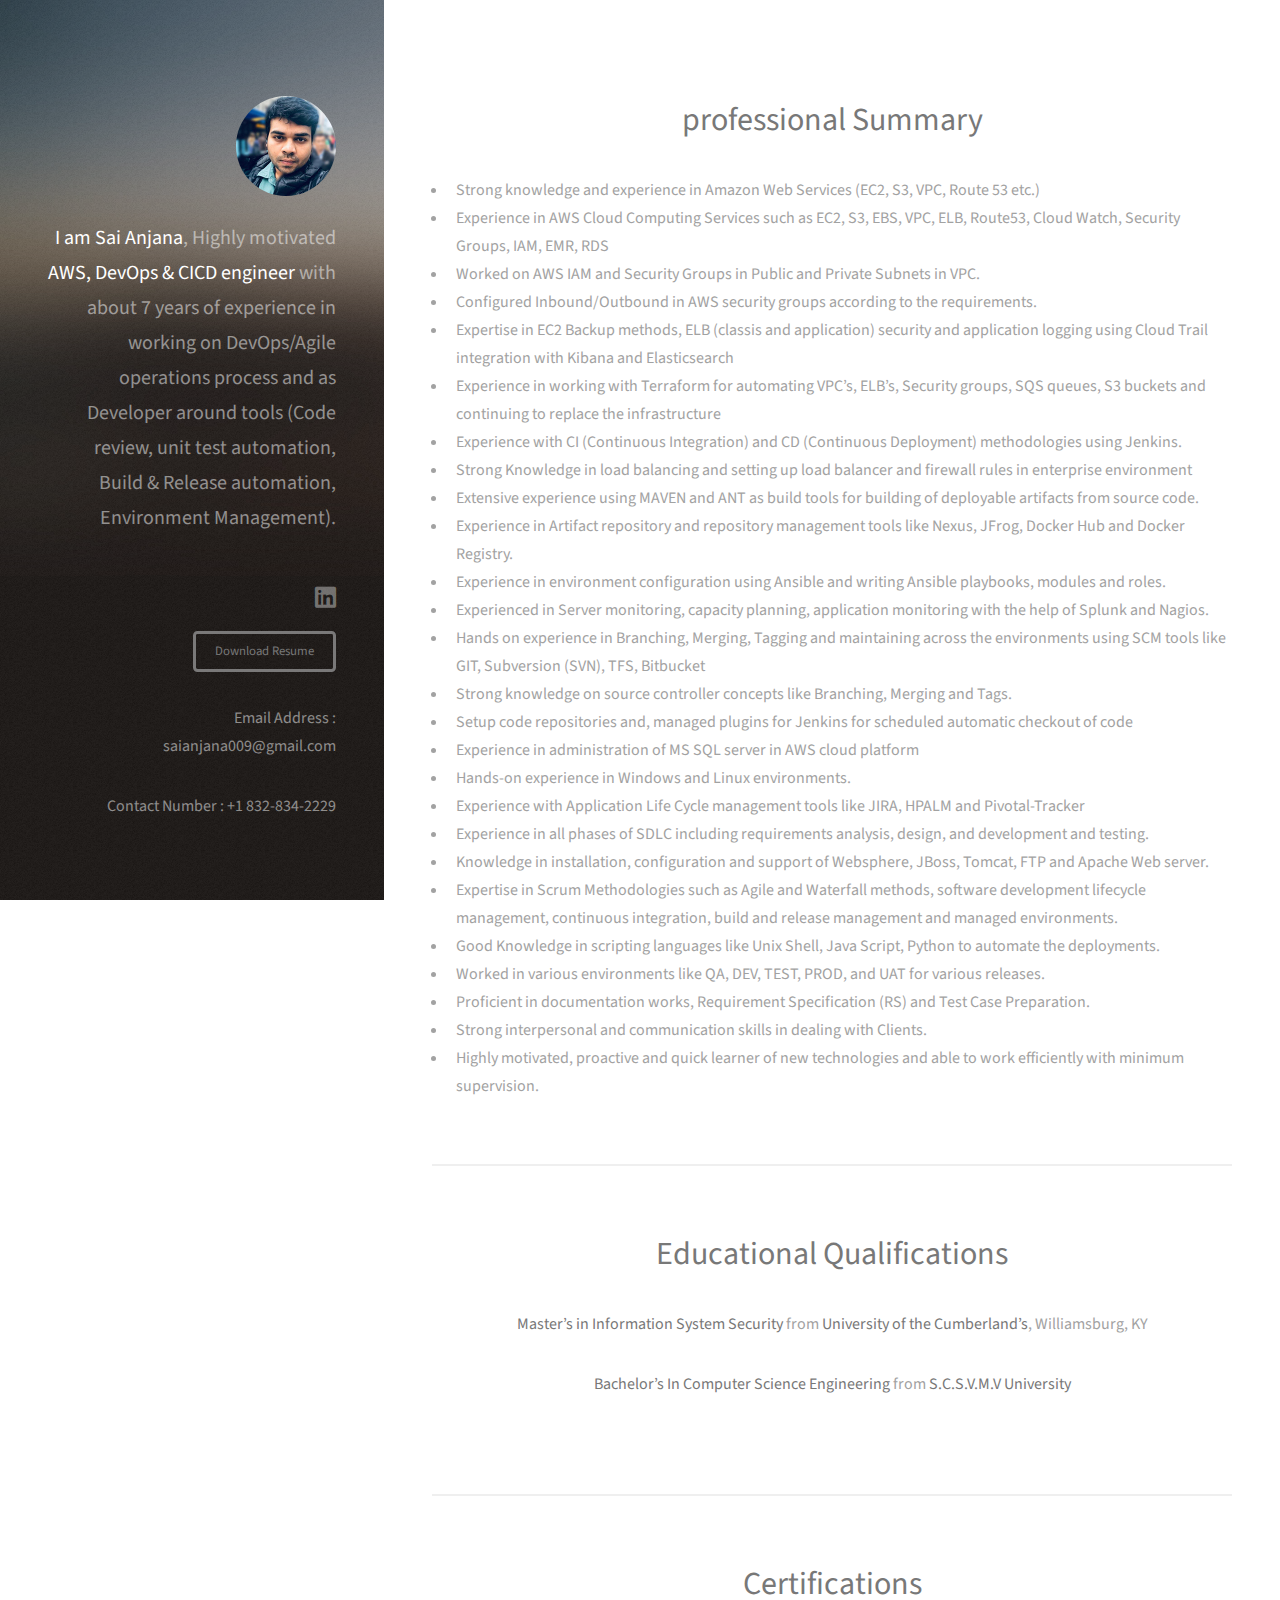
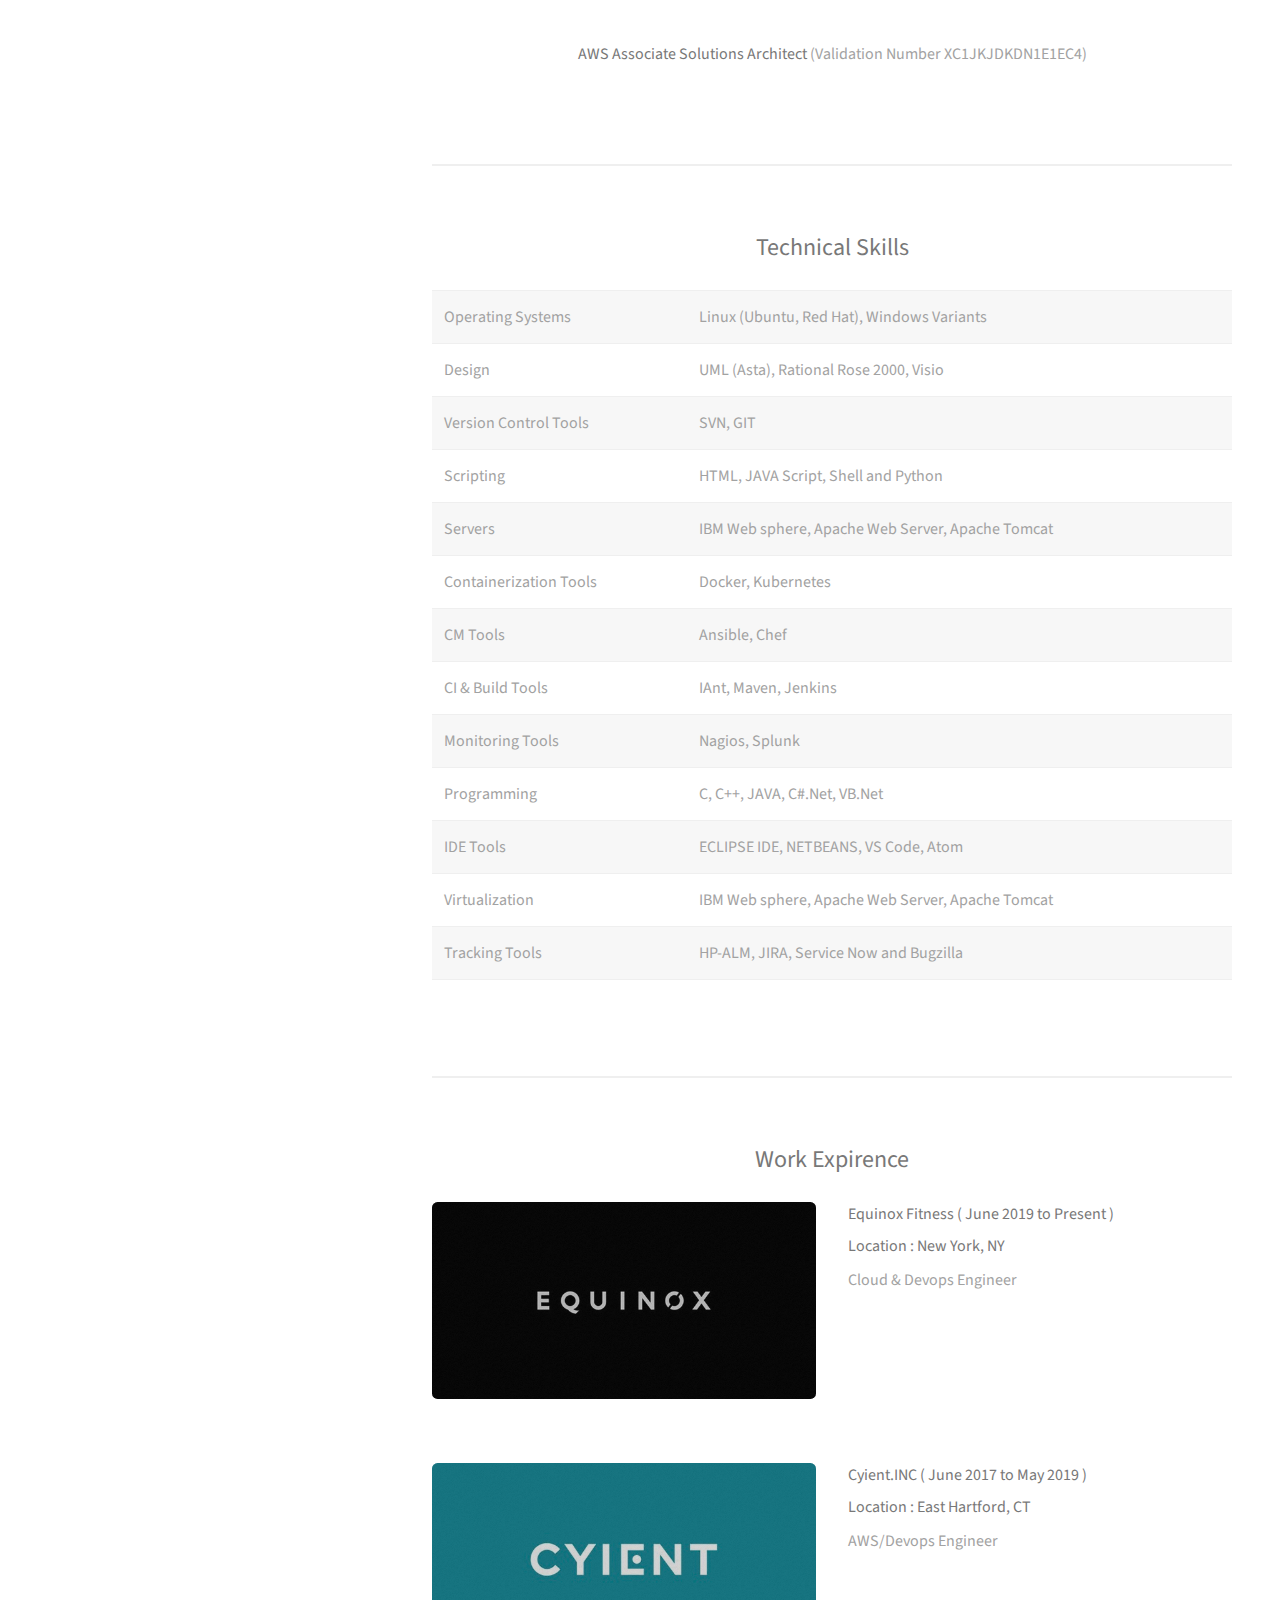
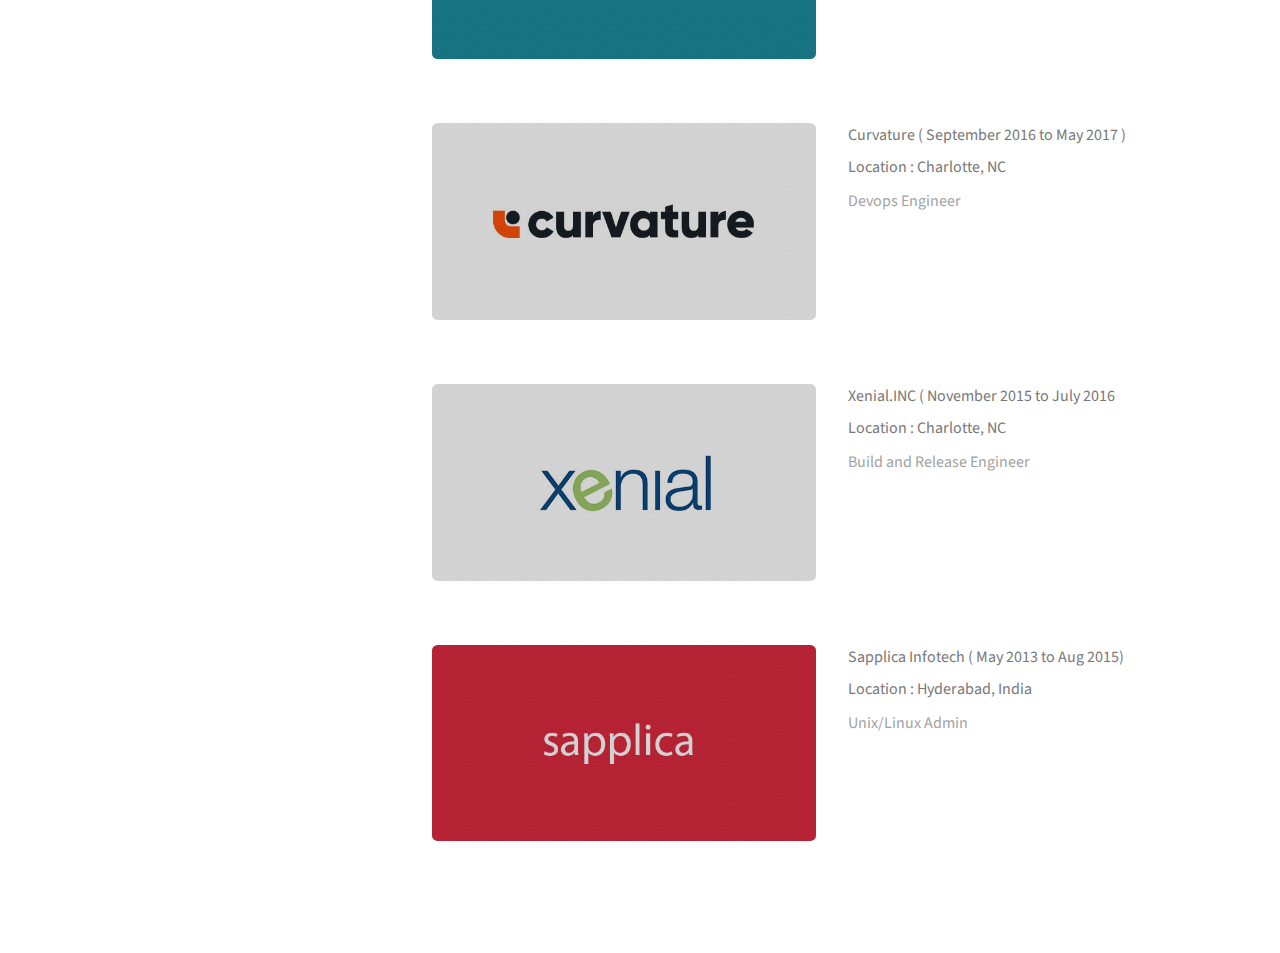
<file: index.html>
<!DOCTYPE HTML>
<html>
	<head>
		<title>Sai Anjana - AWS Devops Engineer</title>
		<style>
		h2 {text-align: center;}
		p {text-align: center;}
		</style>
		<meta charset="utf-8" />
		<meta name="viewport" content="width=device-width, initial-scale=1, user-scalable=no" />
		<link rel="stylesheet" href="assets/css/main.css" />
	</head>
	<body class="is-preload">

		<!-- Header -->
			<header id="header">
				<div class="inner">
					<a href="#" class="image avatar"><img src="images/sai-avatar.jpg" alt="" /></a>
					<h1><strong>I am Sai Anjana</strong>, Highly motivated <strong>AWS, DevOps & CICD engineer</strong>
					<br />with about 7 years of experience in working on DevOps/Agile operations process and as Developer around tools (Code review, unit test automation, Build & Release automation, Environment Management). <br /></h1>
				</div>
			</header>

		<!-- Main -->
			<div id="main">

				<!-- One -->

				<section id="one">
					<header class="major">
						<h2><strong>professional Summary</strong></h2>
					</header>
					<div >
					<div class="col-6 col-12-xsmall">
					<ul>
					<li>Strong knowledge and experience in Amazon Web Services (EC2, S3, VPC, Route 53 etc.)</li>
					<li>Experience in AWS Cloud Computing Services such as EC2, S3, EBS, VPC, ELB, Route53, Cloud Watch, Security Groups, IAM, EMR, RDS</li>
					<li>Worked on AWS IAM and Security Groups in Public and Private Subnets in VPC.</li>
					<li>Configured Inbound/Outbound in AWS security groups according to the requirements.</li>
					<li>Expertise in EC2 Backup methods, ELB (classis and application) security and application logging using Cloud Trail integration with Kibana and Elasticsearch</li>
					<li>Experience in working with Terraform for automating VPC’s, ELB’s, Security groups, SQS queues, S3 buckets and continuing to replace the infrastructure</li>
					<li>Experience with CI (Continuous Integration) and CD (Continuous Deployment) methodologies using Jenkins.</li>
					<li>Strong Knowledge in load balancing and setting up load balancer and firewall rules in enterprise environment</li>
					<li>Extensive experience using MAVEN and ANT as build tools for building of deployable artifacts from source code.</li>
					<li>Experience in Artifact repository and repository management tools like Nexus, JFrog, Docker Hub and Docker Registry.</li>
					<li>Experience in environment configuration using Ansible and writing Ansible playbooks, modules and roles.</li>
					<li>Experienced in Server monitoring, capacity planning, application monitoring with the help of Splunk and Nagios.</li>
					<li>Hands on experience in Branching, Merging, Tagging and maintaining across the environments using SCM tools like GIT, Subversion (SVN), TFS, Bitbucket</li>
					<li>Strong knowledge on source controller concepts like Branching, Merging and Tags.</li>
					<li>Setup code repositories and, managed plugins for Jenkins for scheduled automatic checkout of code</li>
					<li>Experience in administration of MS SQL server in AWS cloud platform</li>
					<li>Hands-on experience in Windows and Linux environments.</li>
					<li>Experience with Application Life Cycle management tools like JIRA, HPALM and Pivotal-Tracker</li>
					<li>Experience in all phases of SDLC including requirements analysis, design, and development and testing.</li>
					<li>Knowledge in installation, configuration and support of Websphere, JBoss, Tomcat, FTP and Apache Web server.</li>
					<li>Expertise in Scrum Methodologies such as Agile and Waterfall methods, software development lifecycle management, continuous integration, build and release management and managed environments.</li>
					<li>Good Knowledge in scripting languages like Unix Shell, Java Script, Python to automate the deployments.</li>
					<li>Worked in various environments like QA, DEV, TEST, PROD, and UAT for various releases.</li>
					<li>Proficient in documentation works, Requirement Specification (RS) and Test Case Preparation.</li>
					<li>Strong interpersonal and communication skills in dealing with Clients.</li>
					<li>Highly motivated, proactive and quick learner of new technologies and able to work efficiently with minimum supervision.</li>
					</ul>
					</div>
					</div>
					</section>
				</section>

				<section id="three">
					<header class="major">
						<h2>Educational Qualifications</h2>
					</header>
					<p><strong>Master’s in Information System Security </strong>from <strong>University of the Cumberland’s</strong>, Williamsburg, KY</p>
					<p><strong>Bachelor’s In Computer Science Engineering</strong> from <strong>S.C.S.V.M.V University</strong></p>
					<ul class="actions">
					</ul>
				</section>

				<section id="four">
					<header class="major">
						<h2>Certifications</h2>
					</header>
					<p><strong>AWS Associate Solutions Architect</strong> (Validation Number XC1JKJDKDN1E1EC4)</p>
					<ul class="actions">
					</ul>
				</section>


				<section>
					<div class="table-wrapper">
						<h2><strong>Technical Skills</strong></h2>
						<table>
								<tr>
									<td>Operating Systems</td>
									<td>Linux (Ubuntu, Red Hat), Windows Variants</td>
									
								</tr>
								
								<tr>
									<td>Design</td>
									<td>UML (Asta), Rational Rose 2000, Visio</td>
								
								</tr>
								
								<tr>
									<td>Version Control Tools</td>
									<td> SVN, GIT </td>
									
								</tr>
								
								<tr>
									<td>Scripting</td>
									<td>HTML, JAVA Script, Shell and Python</td>
									
								</tr>
								
								<tr>
									<td>Servers</td>
									<td>IBM Web sphere, Apache Web Server, Apache Tomcat</td>
									
								</tr>

								<tr>
									<td>Containerization Tools</td>
									<td>Docker, Kubernetes</td>
									
								</tr>
								
								<tr>
									<td>CM Tools</td>
									<td>Ansible, Chef</td>
									
								</tr>
								
								<tr>
									<td>CI & Build Tools</td>
									<td>IAnt, Maven, Jenkins</td>							
								</tr>
		
								<tr>
									<td>Monitoring Tools</td>
									<td>Nagios, Splunk</td>	
								</tr>
		
								<tr>
									<td>Programming</td>
									<td>C, C++, JAVA, C#.Net, VB.Net</td>	
								</tr>
		
								<tr>
									<td>IDE Tools</td>
									<td>ECLIPSE IDE, NETBEANS, VS Code, Atom</td>	
								</tr>
		
								<tr>
									<td>Virtualization</td>
									<td>IBM Web sphere, Apache Web Server, Apache Tomcat</td>	
								</tr>
		
								<tr>
									<td>Tracking Tools</td>
									<td>HP-ALM, JIRA, Service Now and Bugzilla</td>	
								</tr>
						</table>
					</div>
				</section>
		

				<section id="two">
					<h2><strong>Work Expirence</strong></h2>
					<div class="row">
						<article class="col-6 col-12-xsmall work-item">
							<a href="equinox.html" class="image fit thumb"><img src="images/thumbs/Equinox.jpg" alt="" /></a>
						</article>
						<article class="col-6 col-12-xsmall work-item">
							<h3>Equinox Fitness ( June 2019 to Present )</h3>
							<h3>Location : New York, NY</h3>
							<p1>Cloud & Devops Engineer</p1>
						</article>
						<article class="col-6 col-12-xsmall work-item">
							<a href="cyient.html" class="image fit thumb"><img src="images/thumbs/cyient.jpg" alt="" /></a>	
						</article>
						<article class="col-6 col-12-xsmall work-item">
							<h3>Cyient.INC ( June 2017 to May 2019 )</h3>
							<h3>Location : East Hartford, CT</h3>
							<p1>AWS/Devops Engineer</p1>
						</article>
						<article class="col-6 col-12-xsmall work-item">
							<a href="curvature.html" class="image fit thumb"><img src="images/thumbs/curvature.jpg" alt="" /></a>
						</article>
						<article class="col-6 col-12-xsmall work-item">
							<h3>Curvature ( September 2016 to May 2017 )</h3>
							<h3>Location : Charlotte, NC</h3>
							<p1>Devops Engineer</p1>
						</article>
						<article class="col-6 col-12-xsmall work-item">
							<a href="xenial.html" class="image fit thumb"><img src="images/thumbs/xenial.jpg" alt="" /></a>
						</article>
						<article class="col-6 col-12-xsmall work-item">
							<h3>Xenial.INC ( November 2015 to July 2016 </h3>
							<h3>Location : Charlotte, NC</h3>
							<p1>Build and Release Engineer </p1>
						</article>
						<article class="col-6 col-12-xsmall work-item">
							<a href="sapplica.html" class="image fit thumb"><img src="images/thumbs/sapplica.jpg" alt="" /></a>
						</article>
						<article class="col-6 col-12-xsmall work-item">
							<h3>Sapplica Infotech ( May 2013 to Aug 2015)</h3>
							<h3>Location : Hyderabad, India</h3>
							<p1>Unix/Linux Admin</p1>
						</article>
					</div>
					
				</section>
			</div>


		<!-- Footer -->
			<footer id="footer">
				<div class="inner">
					<ul class="icons">
						<li><a  href="https://www.linkedin.com/in/sai-anjana-61690a185/" target="_blank" class="icon brands fa-linkedin"><span class="label">Linkedin</span></a></li>
					</ul>
					<ul class="icons">
						<li><a href="sai_anjana_resume.docx" class="button small">Download Resume</a></li>
					</ul>
					<ul class></ul>
					<ul class>
						Email Address : saianjana009@gmail.com
					</ul>
					<ul class>
						Contact Number : +1 832-834-2229
					</ul>
				</div>
			</footer>

		<!-- Scripts -->
			<script src="assets/js/jquery.min.js"></script>
			<script src="assets/js/jquery.poptrox.min.js"></script>
			<script src="assets/js/browser.min.js"></script>
			<script src="assets/js/breakpoints.min.js"></script>
			<script src="assets/js/util.js"></script>
			<script src="assets/js/main.js"></script>

	</body>
</html>
</file>
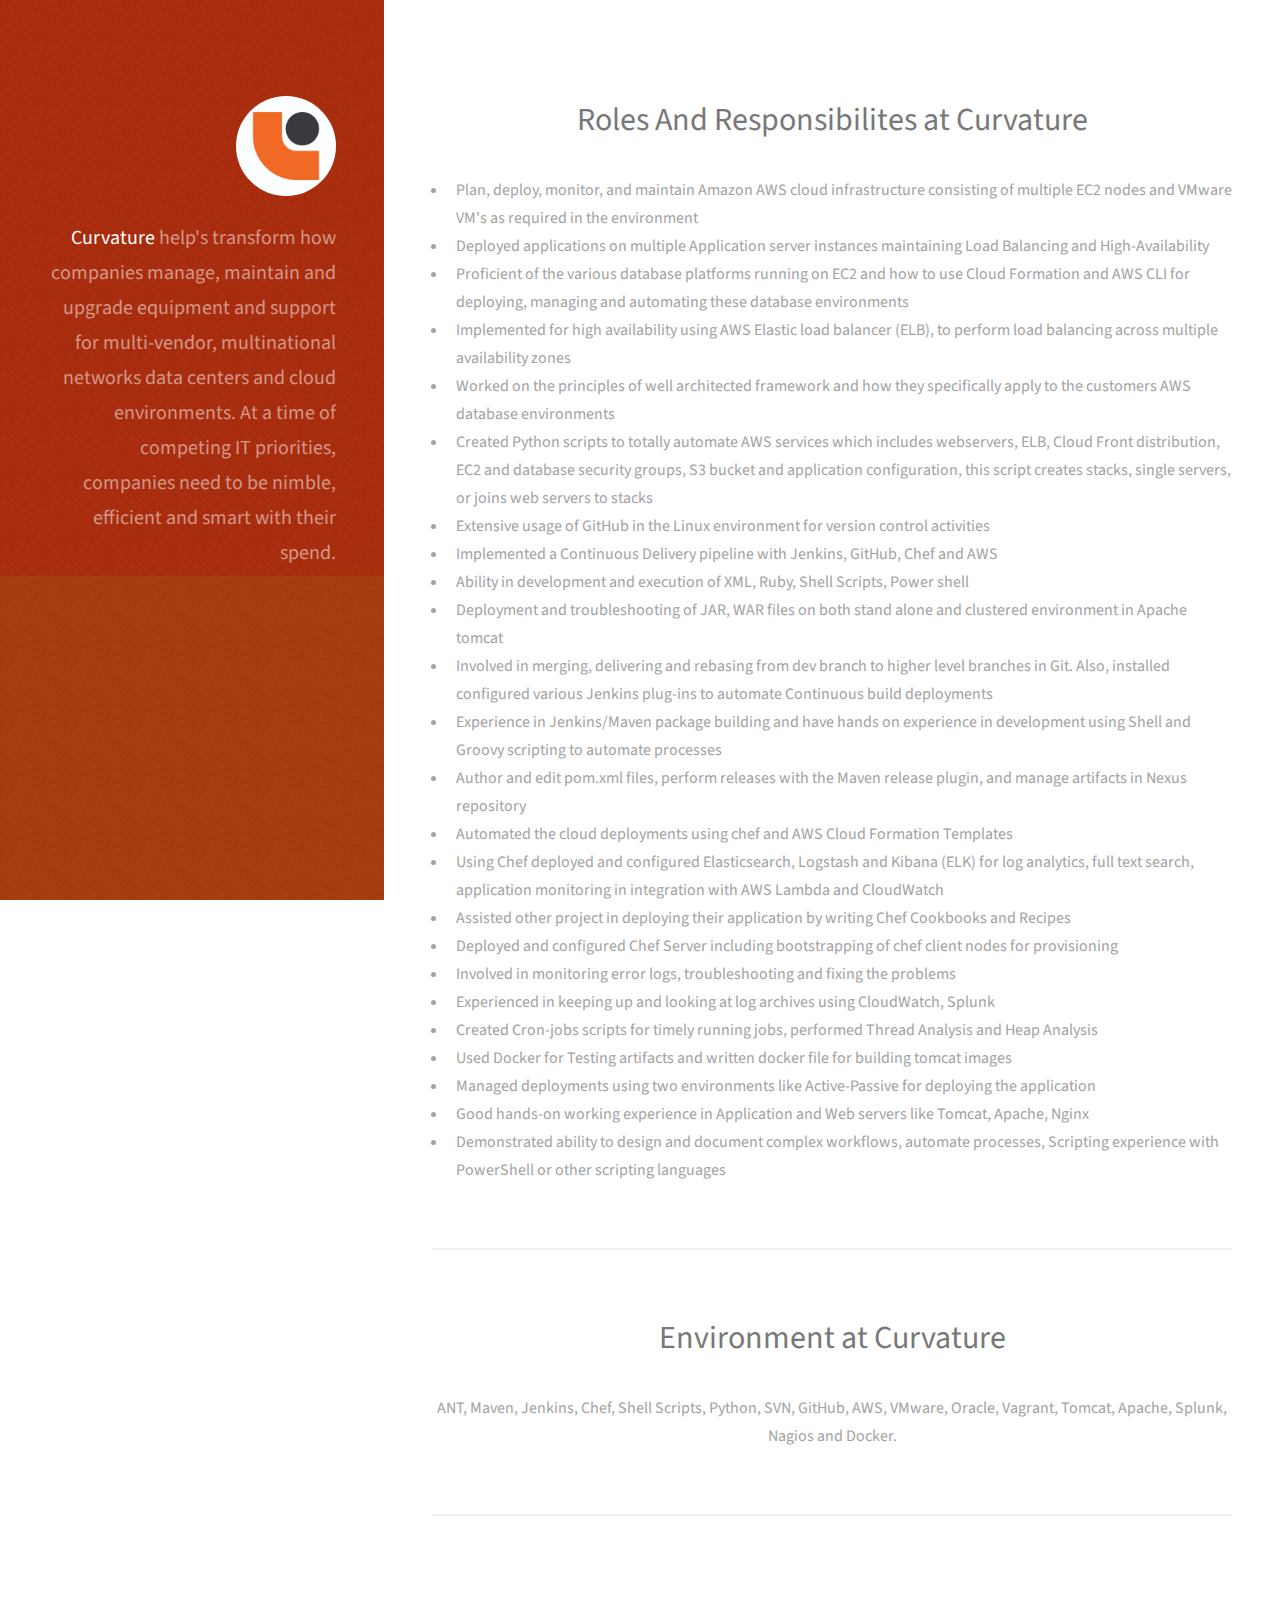
<file: curvature.html>
<!DOCTYPE HTML>
<html>
	<head>
		<title>Expirence At Curvature</title>
		<style>
		h2 {text-align: center;}
		p {text-align: center;}
		</style>
		<meta charset="utf-8" />
		<meta name="viewport" content="width=device-width, initial-scale=1, user-scalable=no" />
		<link rel="stylesheet" href="assets/css/curvature.css"/>
	</head>
	<body class="is-preload">

		<!-- Header -->
			<header id="header">
				<div class="inner">
					<a href="#" class="image avatar"><img src="images/curvature-avatar.jpg" alt="" /></a>
					<h1><strong>Curvature</strong> help's transform how companies manage, maintain and upgrade equipment and support for multi-vendor, multinational networks data centers and cloud environments. At a time of competing IT priorities, companies need to be nimble, efficient and smart with their spend.
					<br /><br /></h1>
				</div>
			</header>

		<!-- Main -->
			<div id="main">

				<!-- One -->

				<section id="one">
					<header class="major">
						<h2><strong>Roles And Responsibilites at Curvature</strong></h2>
					</header>
					<div >
					<div class="col-6 col-12-xsmall">
					<ul>
                        <li>Plan, deploy, monitor, and maintain Amazon AWS cloud infrastructure consisting of multiple EC2 nodes and VMware VM's as required in the environment</li> 
						<li>Deployed applications on multiple Application server instances maintaining Load Balancing and High-Availability</li>
						<li>Proficient of the various database platforms running on EC2 and how to use Cloud Formation and AWS CLI for deploying, managing and automating these database environments</li>
						<li>Implemented for high availability using AWS Elastic load balancer (ELB), to perform load balancing across multiple availability zones</li>
						<li>Worked on the principles of well architected framework and how they specifically apply to the customers AWS database environments</li>
						<li>Created Python scripts to totally automate AWS services which includes webservers, ELB, Cloud Front distribution, EC2 and database security groups, S3 bucket and application configuration, this script creates stacks, single servers, or joins web servers to stacks</li>
						<li>Extensive usage of GitHub in the Linux environment for version control activities</li> 
						<li>Implemented a Continuous Delivery pipeline with Jenkins, GitHub, Chef and AWS</li>
						<li>Ability in development and execution of XML, Ruby, Shell Scripts, Power shell</li>
						<li>Deployment and troubleshooting of JAR, WAR files on both stand alone and clustered environment in Apache tomcat</li>
						<li>Involved in merging, delivering and rebasing from dev branch to higher level branches in Git. Also, installed configured various Jenkins plug-ins to automate Continuous build deployments</li>
						<li>Experience in Jenkins/Maven package building and have hands on experience in development using Shell and Groovy scripting to automate processes</li>
						<li>Author and edit pom.xml files, perform releases with the Maven release plugin, and manage artifacts in Nexus repository</li>
						<li>Automated the cloud deployments using chef and AWS Cloud Formation Templates</li>
						<li>Using Chef deployed and configured Elasticsearch, Logstash and Kibana (ELK) for log analytics, full text search, application monitoring in integration with AWS Lambda and CloudWatch</li>
						<li>Assisted other project in deploying their application by writing Chef Cookbooks and Recipes</li>
						<li>Deployed and configured Chef Server including bootstrapping of chef client nodes for provisioning</li>
						<li>Involved in monitoring error logs, troubleshooting and fixing the problems</li>
						<li>Experienced in keeping up and looking at log archives using CloudWatch, Splunk</li>
						<li>Created Cron-jobs scripts for timely running jobs, performed Thread Analysis and Heap Analysis</li>
						<li>Used Docker for Testing artifacts and written docker file for building tomcat images</li>
						<li>Managed deployments using two environments like Active-Passive for deploying the application</li>
						<li>Good hands-on working experience in Application and Web servers like Tomcat, Apache, Nginx</li>
						<li>Demonstrated ability to design and document complex workflows, automate processes, Scripting experience with PowerShell or other scripting languages</li>
					</ul>
					</div>
					</div>
					</section>
					<section id="two">
						<header class="major">
							<h2>Environment at Curvature</h2>
						</header>
						<p>ANT, Maven, Jenkins, Chef, Shell Scripts, Python, SVN, GitHub, AWS, VMware, Oracle, Vagrant, Tomcat, Apache, Splunk, Nagios and Docker. 
						</p>
					</section>
					<section id="three">
						<p></p>
					</section>
			</div>

	<!-- Footer -->
	<footer id="footer">
		<div class="inner">
				
		</div>
	</footer>

		<!-- Scripts -->
			<script src="assets/js/jquery.min.js"></script>
			<script src="assets/js/jquery.poptrox.min.js"></script>
			<script src="assets/js/browser.min.js"></script>
			<script src="assets/js/breakpoints.min.js"></script>
			<script src="assets/js/util.js"></script>
			<script src="assets/js/main.js"></script>

	</body>
</html>
</file>
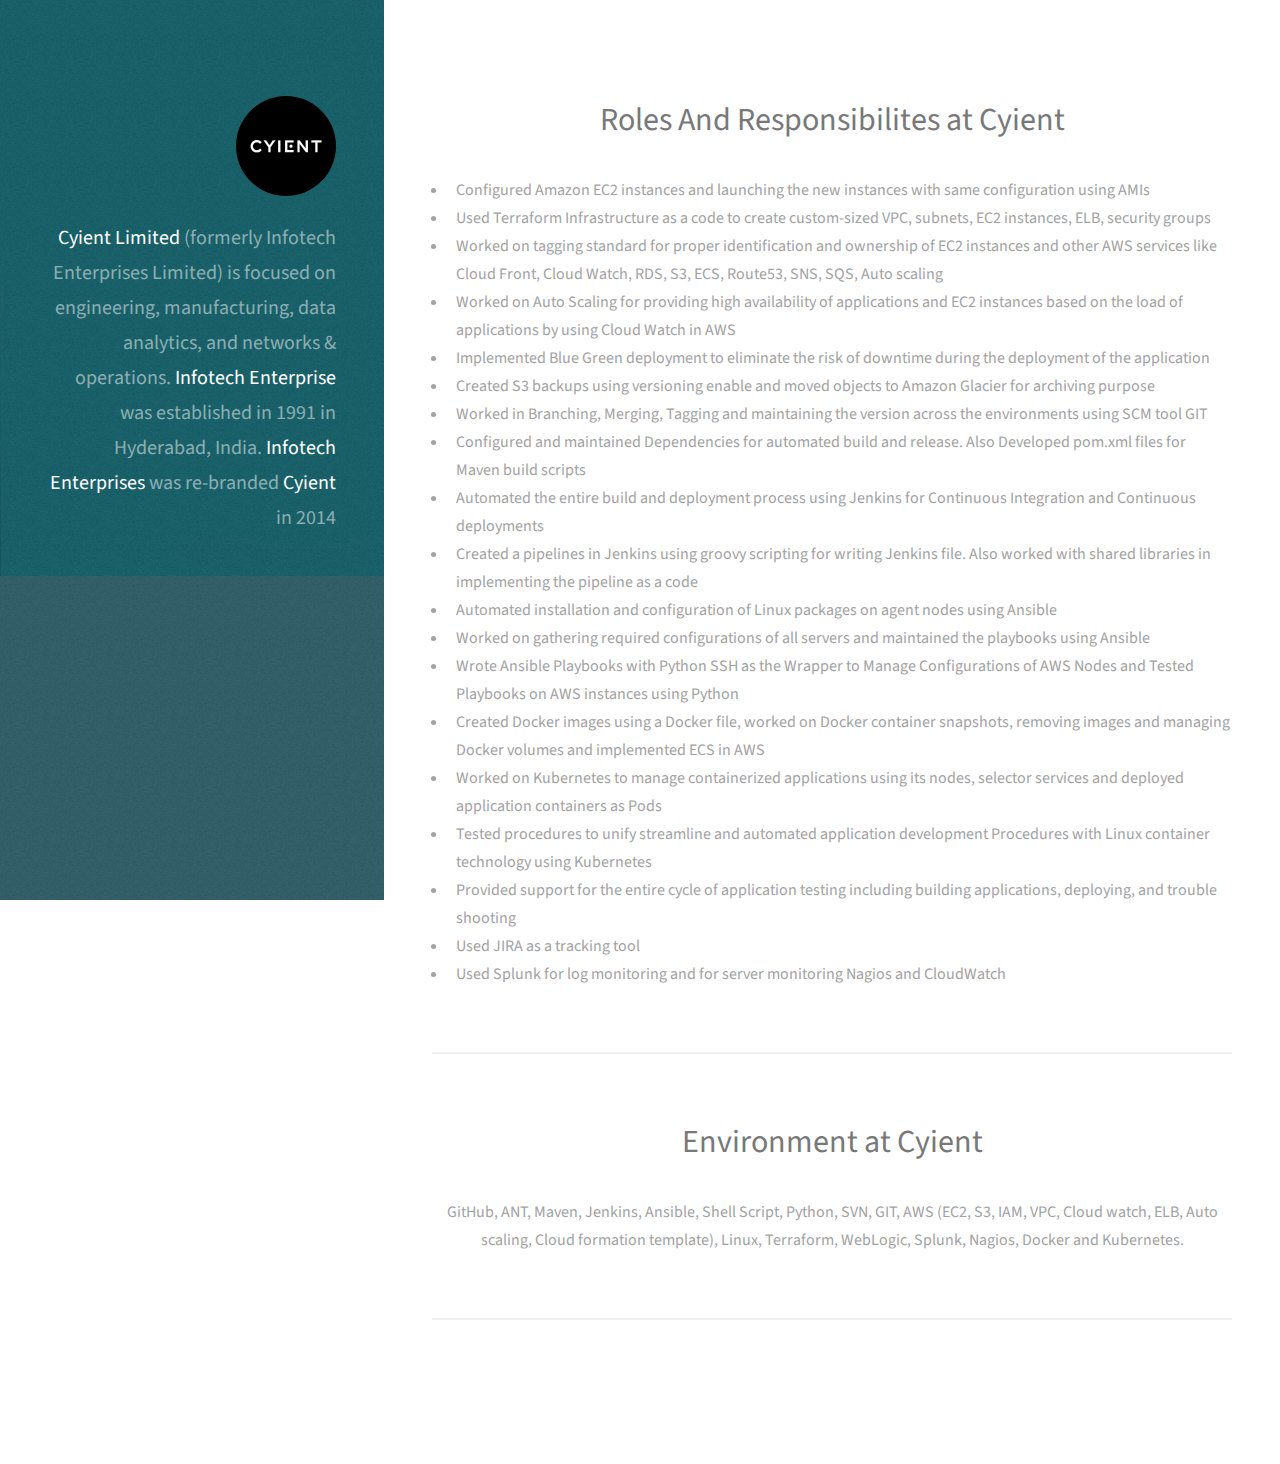
<file: cyient.html>
<!DOCTYPE HTML>
<html>
	<head>
		<title>Expirence At Cyient</title>
		<style>
		h2 {text-align: center;}
		p {text-align: center;}
		</style>
		<meta charset="utf-8" />
		<meta name="viewport" content="width=device-width, initial-scale=1, user-scalable=no" />
		<link rel="stylesheet" href="assets/css/cyient.css" />
	</head>
	<body class="is-preload">

		<!-- Header -->
			<header id="header">
				<div class="inner">
					<a href="#" class="image avatar"><img src="images/cyient-avatar.png" alt="" /></a>
					<h1><strong>Cyient Limited</strong> (formerly Infotech Enterprises Limited) is focused on engineering, manufacturing, data analytics, and networks & operations. <strong>Infotech Enterprise</strong> was established in 1991 in Hyderabad, India. <strong>Infotech Enterprises</strong> was re-branded <strong>Cyient</strong> in 2014
					<br /><br /></h1>
				</div>
			</header>

		<!-- Main -->
			<div id="main">

				<!-- One -->

				<section id="one">
					<header class="major">
						<h2><strong>Roles And Responsibilites at Cyient</strong></h2>
					</header>
					<div >
					<div class="col-6 col-12-xsmall">
					<ul>
                        <li>Configured Amazon EC2 instances and launching the new instances with same configuration using AMIs</li> 
						<li>Used Terraform Infrastructure as a code to create custom-sized VPC, subnets, EC2 instances, ELB, security groups</li> 
						<li>Worked on tagging standard for proper identification and ownership of EC2 instances and other AWS services like Cloud Front, Cloud Watch, RDS, S3, ECS, Route53, SNS, SQS, Auto scaling</li>
						<li>Worked on Auto Scaling for providing high availability of applications and EC2 instances based on the load of applications by using Cloud Watch in AWS</li>
						<li>Implemented Blue Green deployment to eliminate the risk of downtime during the deployment of the application</li>
						<li>Created S3 backups using versioning enable and moved objects to Amazon Glacier for archiving purpose</li>
						<li>Worked in Branching, Merging, Tagging and maintaining the version across the environments using SCM tool GIT</li>
						<li>Configured and maintained Dependencies for automated build and release. Also Developed pom.xml files for Maven build scripts</li>
						<li>Automated the entire build and deployment process using Jenkins for Continuous Integration and Continuous deployments</li>
						<li>Created a pipelines in Jenkins using groovy scripting for writing Jenkins file. Also worked with shared libraries in implementing the pipeline as a code</li>
						<li>Automated installation and configuration of Linux packages on agent nodes using Ansible</li>
						<li>Worked on gathering required configurations of all servers and maintained the playbooks using Ansible</li>
						<li>Wrote Ansible Playbooks with Python SSH as the Wrapper to Manage Configurations of AWS Nodes and Tested Playbooks on AWS instances using Python</li>
						<li>Created Docker images using a Docker file, worked on Docker container snapshots, removing images and managing Docker volumes and implemented ECS in AWS</li>
						<li>Worked on Kubernetes to manage containerized applications using its nodes, selector services and deployed application containers as Pods</li>
						<li>Tested procedures to unify streamline and automated application development Procedures with Linux container technology using Kubernetes</li>
						<li>Provided support for the entire cycle of application testing including building applications, deploying, and trouble shooting</li>
						<li>Used JIRA as a tracking tool</li>
						<li>Used Splunk for log monitoring and for server monitoring Nagios and CloudWatch</li>
             
					</ul>
					</div>
					</div>
					</section>
					<section id="two">
						<header class="major">
							<h2>Environment at Cyient</h2>
						</header>
						<p>GitHub, ANT, Maven, Jenkins, Ansible, Shell Script, Python, SVN, GIT, AWS (EC2, S3, IAM, VPC, Cloud watch, ELB, Auto scaling, Cloud formation template), Linux, Terraform, WebLogic, Splunk, Nagios, Docker and Kubernetes.
						</p>
					</section>
					<section id="three">
						<p></p>
					</section>
					
			</div>

		<!-- Footer -->
		<footer id="footer">
				<div class="inner">
			</div>
		</footer>

	<!-- Scripts -->
		<script src="assets/js/jquery.min.js"></script>
		<script src="assets/js/jquery.poptrox.min.js"></script>
		<script src="assets/js/browser.min.js"></script>
		<script src="assets/js/breakpoints.min.js"></script>
		<script src="assets/js/util.js"></script>
		<script src="assets/js/main.js"></script>

</body>
</html>
</file>
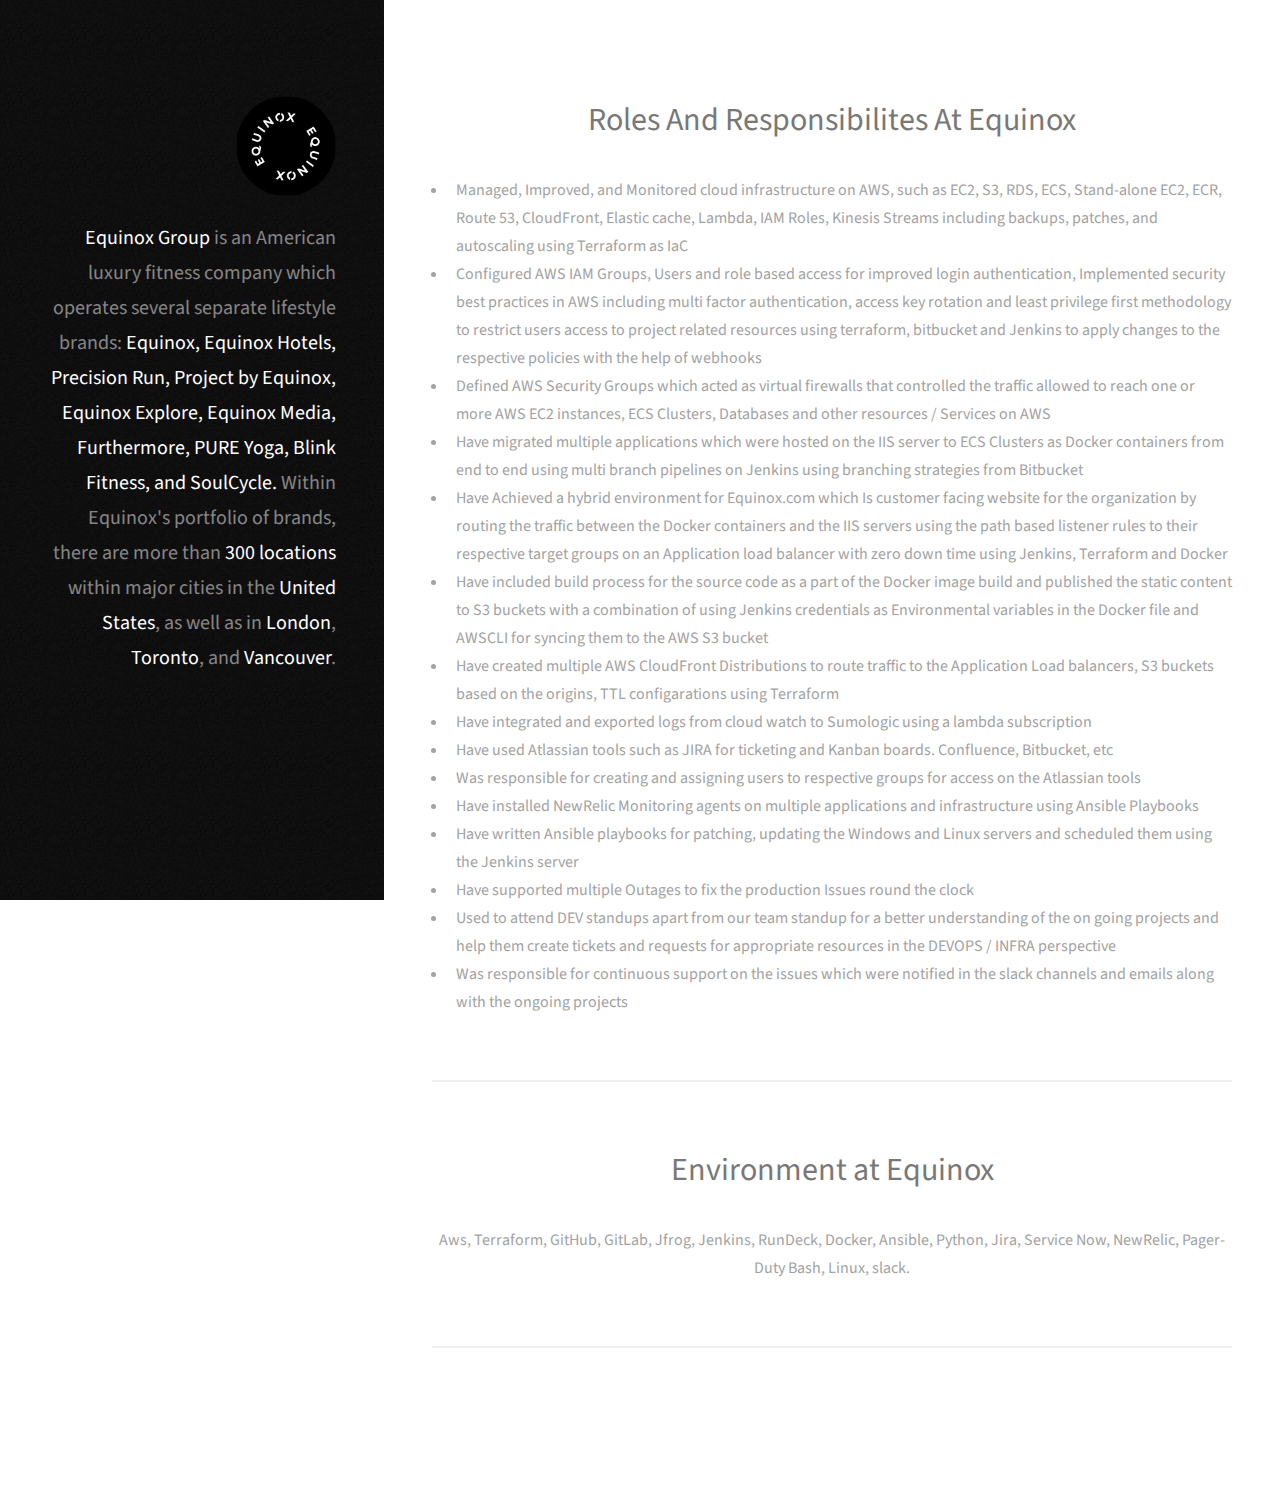
<file: equinox.html>
<!DOCTYPE HTML>
<html>
	<head>
		<title>Expirence At Equinox</title>
		<style>
		h2 {text-align: center;}
		p {text-align: center;}
		</style>
		<meta charset="utf-8" />
		<meta name="viewport" content="width=device-width, initial-scale=1, user-scalable=no" />
		<link rel="stylesheet" href="assets/css/equinox.css" />
	</head>
	<body class="is-preload">

		<!-- Header -->
			<header id="header">
				<div class="inner">
					<a href="#" class="image avatar"><img src="images/equinox-avatar.jpg" alt="" /></a>
					<h1><strong>Equinox Group</strong> is an American luxury fitness company which operates several separate lifestyle brands: <strong>Equinox, Equinox Hotels, Precision Run, Project by Equinox, Equinox Explore, Equinox Media, Furthermore, PURE Yoga, Blink Fitness, and SoulCycle. </strong> Within Equinox's portfolio of brands, there are more than <strong>300 locations</strong> within major cities in the <strong>United States</strong>, as well as in <strong>London</strong>, <strong>Toronto</strong>, and <strong>Vancouver</strong>. 
					<br /><br /></h1>
				</div>
			</header>

		<!-- Main -->
			<div id="main">

				<!-- One -->

				<section id="one">
					<header class="major">
						<h2><strong>Roles And Responsibilites At Equinox</strong></h2>
					</header>
					<div >
					<div class="col-6 col-12-xsmall">
					<ul>
                        <li>Managed, Improved, and Monitored cloud infrastructure on AWS, such as EC2, S3, RDS, ECS, Stand-alone EC2, ECR, Route 53, CloudFront, Elastic cache, Lambda, IAM Roles, Kinesis Streams including backups, patches, and autoscaling using Terraform as IaC</li>
                        <li>Configured AWS IAM Groups, Users and role based access for improved login authentication, Implemented security best practices in AWS including multi factor authentication, access key rotation and least privilege first methodology to restrict users access to project related resources using terraform, bitbucket and Jenkins to apply changes to the respective policies with the help of webhooks</li>
                        <li>Defined AWS Security Groups which acted as virtual firewalls that controlled the traffic allowed to reach one or more AWS EC2 instances, ECS Clusters, Databases and other resources / Services on AWS</li>
                        <li>Have migrated multiple applications which were hosted on the IIS server to ECS Clusters as Docker containers from end to end using multi branch pipelines on Jenkins using branching strategies from Bitbucket</li>
                        <li>Have Achieved a hybrid environment for Equinox.com which Is customer facing website for the organization by routing the traffic between the Docker containers and the IIS servers using the path based listener rules to their respective target groups on an Application load balancer with zero down time using Jenkins, Terraform and Docker</li>
                        <li>Have included build process for the source code as a part of the Docker image build and published the static content to S3 buckets with a combination of using Jenkins credentials as Environmental variables in the Docker file and AWSCLI for syncing them to the AWS S3 bucket</li>
                        <li>Have created multiple AWS CloudFront Distributions to route traffic to the Application Load balancers, S3 buckets based on the origins, TTL configarations using Terraform</li>
                        <li>Have integrated and exported logs from cloud watch to Sumologic using a lambda subscription</li>
                        <li>Have used Atlassian tools such as JIRA for ticketing and Kanban boards. Confluence, Bitbucket, etc</li>
                        <li>Was responsible for creating and assigning users to respective groups for access on the Atlassian tools</li>
                        <li>Have installed NewRelic Monitoring agents on multiple applications and infrastructure using Ansible Playbooks</li>
                        <li>Have written Ansible playbooks for patching, updating the Windows and Linux servers and scheduled them using the Jenkins server</li>
                        <li>Have supported multiple Outages to fix the production Issues round the clock</li>
                        <li>Used to attend DEV standups apart from our team standup for a better understanding of the on going projects and help them create tickets and requests for appropriate resources in the DEVOPS / INFRA perspective</li>
                        <li>Was responsible for continuous support on the issues which were notified in the slack channels and emails along with the ongoing projects</li>                   
					</ul>
					</div>
					</div>
					</section>
					<section id="two">
						<header class="major">
							<h2>Environment at Equinox</h2>
						</header>
						<p>Aws, Terraform, GitHub, GitLab, Jfrog, Jenkins, RunDeck, Docker, Ansible, Python, Jira, Service Now, NewRelic, Pager-Duty Bash, Linux, slack.<p>
					</section>
					<section id="three">
						<p>
						</p>
					</section>
					
			</div>

			<!-- Footer -->
			<footer id="footer">
				<div class="inner">
					</ul>
				</div>
			</footer>

		<!-- Scripts -->
			<script src="assets/js/jquery.min.js"></script>
			<script src="assets/js/jquery.poptrox.min.js"></script>
			<script src="assets/js/browser.min.js"></script>
			<script src="assets/js/breakpoints.min.js"></script>
			<script src="assets/js/util.js"></script>
			<script src="assets/js/main.js"></script>

	</body>
</html>
</file>
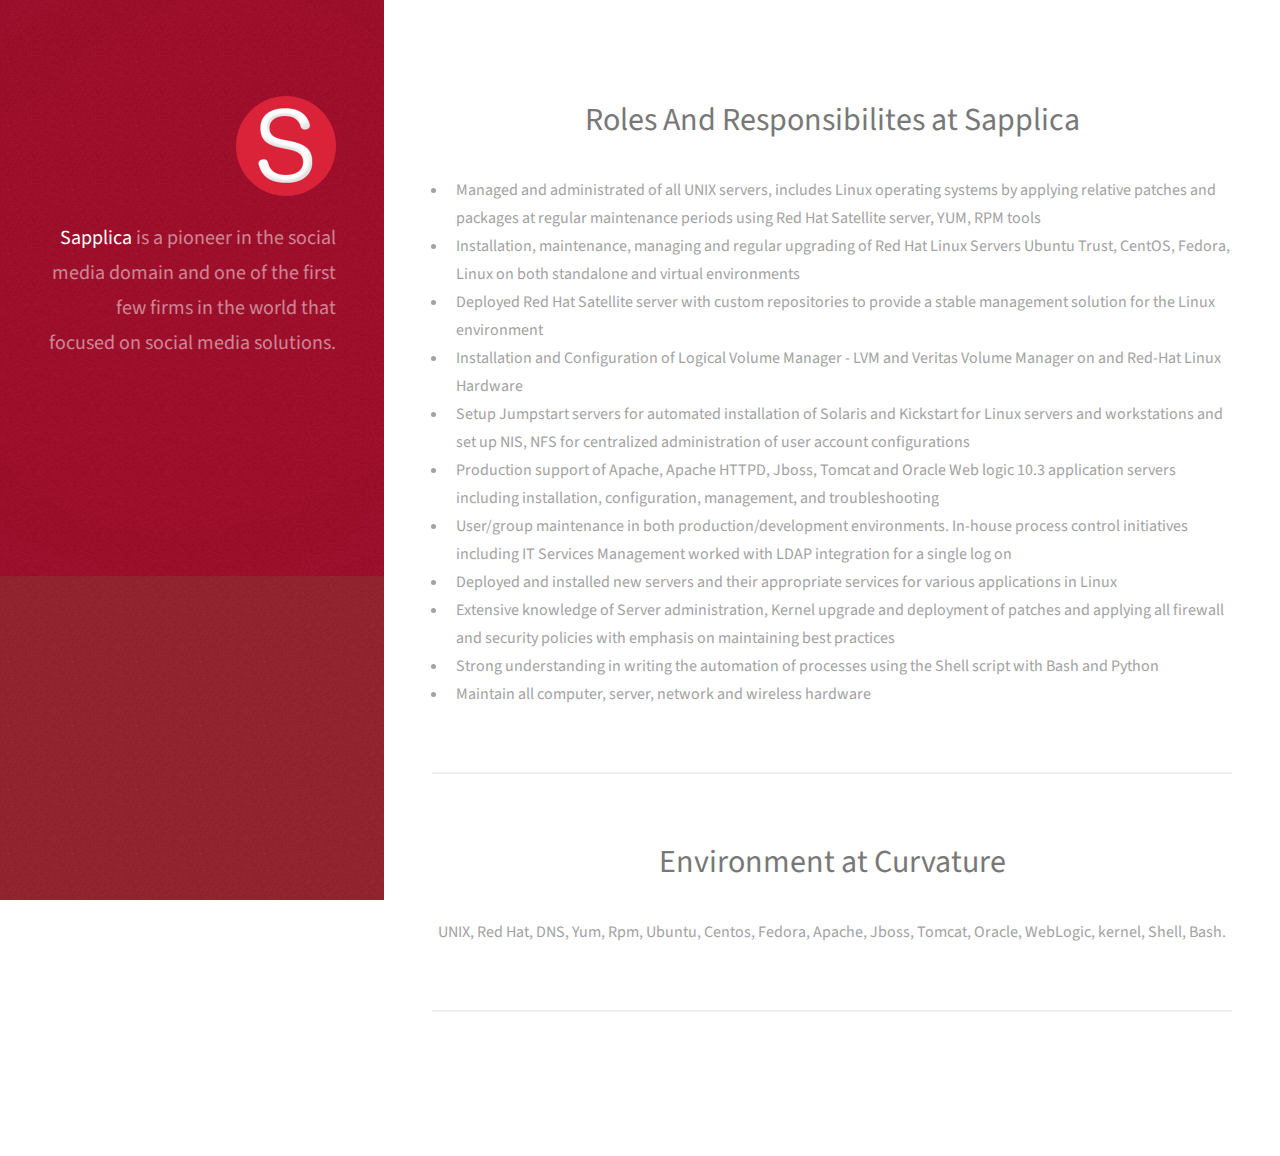
<file: sapplica.html>
<!DOCTYPE HTML>
<html>
	<head>
		<title>Expirence At Sapplica</title>
		<style>
		h2 {text-align: center;}
		p {text-align: center;}
		</style>
		<meta charset="utf-8" />
		<meta name="viewport" content="width=device-width, initial-scale=1, user-scalable=no" />
		<link rel="stylesheet" href="assets/css/sapplica.css" />
	</head>
	<body class="is-preload">

		<!-- Header -->
			<header id="header">
				<div class="inner">
					<a href="#" class="image avatar"><img src="images/sapplica-avatar.png" alt="" /></a>
					<h1><strong>Sapplica</strong> is a pioneer in the social media domain and one of the first few firms in the world that focused on social media solutions.
					<br /><br /></h1>
				</div>
			</header>

		<!-- Main -->
			<div id="main">

				<!-- One -->

				<section id="one">
					<header class="major">
						<h2><strong>Roles And Responsibilites at Sapplica</strong></h2>
					</header>
					<div >
					<div class="col-6 col-12-xsmall">
					<ul>
                        <li>Managed and administrated of all UNIX servers, includes Linux operating systems by applying relative patches and packages at regular maintenance periods using Red Hat Satellite server, YUM, RPM tools</li>
						<li>Installation, maintenance, managing and regular upgrading of Red Hat Linux Servers Ubuntu Trust, CentOS, Fedora, Linux on both standalone and virtual environments</li> 
						<li>Deployed Red Hat Satellite server with custom repositories to provide a stable management solution for the Linux environment</li>
						<li>Installation and Configuration of Logical Volume Manager - LVM and Veritas Volume Manager on and Red-Hat Linux Hardware</li>
						<li>Setup Jumpstart servers for automated installation of Solaris and Kickstart for Linux servers and workstations and set up NIS, NFS for centralized administration of user account configurations</li>
						<li>Production support of Apache, Apache HTTPD, Jboss, Tomcat and Oracle Web logic 10.3 application servers including installation, configuration, management, and troubleshooting</li>
						<li>User/group maintenance in both production/development environments. In-house process control initiatives including IT Services Management worked with LDAP integration for a single log on</li>
						<li>Deployed and installed new servers and their appropriate services for various applications in Linux</li>
						<li>Extensive knowledge of Server administration, Kernel upgrade and deployment of patches and applying all firewall and security policies with emphasis on maintaining best practices</li>
						<li>Strong understanding in writing the automation of processes using the Shell script with Bash and Python</li>
						<li>Maintain all computer, server, network and wireless hardware</li>

					</ul>
					</div>
					</div>
					</section>
				
					<section id="two">
						<header class="major">
							<h2>Environment at Curvature</h2>
						</header>
						<p>UNIX, Red Hat, DNS, Yum, Rpm, Ubuntu, Centos, Fedora, Apache, Jboss, Tomcat, Oracle, WebLogic, kernel, Shell, Bash.
						</p>
					</section>
					<section id="three">
						<p></p>
					</section>
		
			</div>

	<!-- Footer -->
	<footer id="footer">
			<div class="inner">
		</div>
	</footer>

		<!-- Scripts -->
			<script src="assets/js/jquery.min.js"></script>
			<script src="assets/js/jquery.poptrox.min.js"></script>
			<script src="assets/js/browser.min.js"></script>
			<script src="assets/js/breakpoints.min.js"></script>
			<script src="assets/js/util.js"></script>
			<script src="assets/js/main.js"></script>

	</body>
</html>
</file>
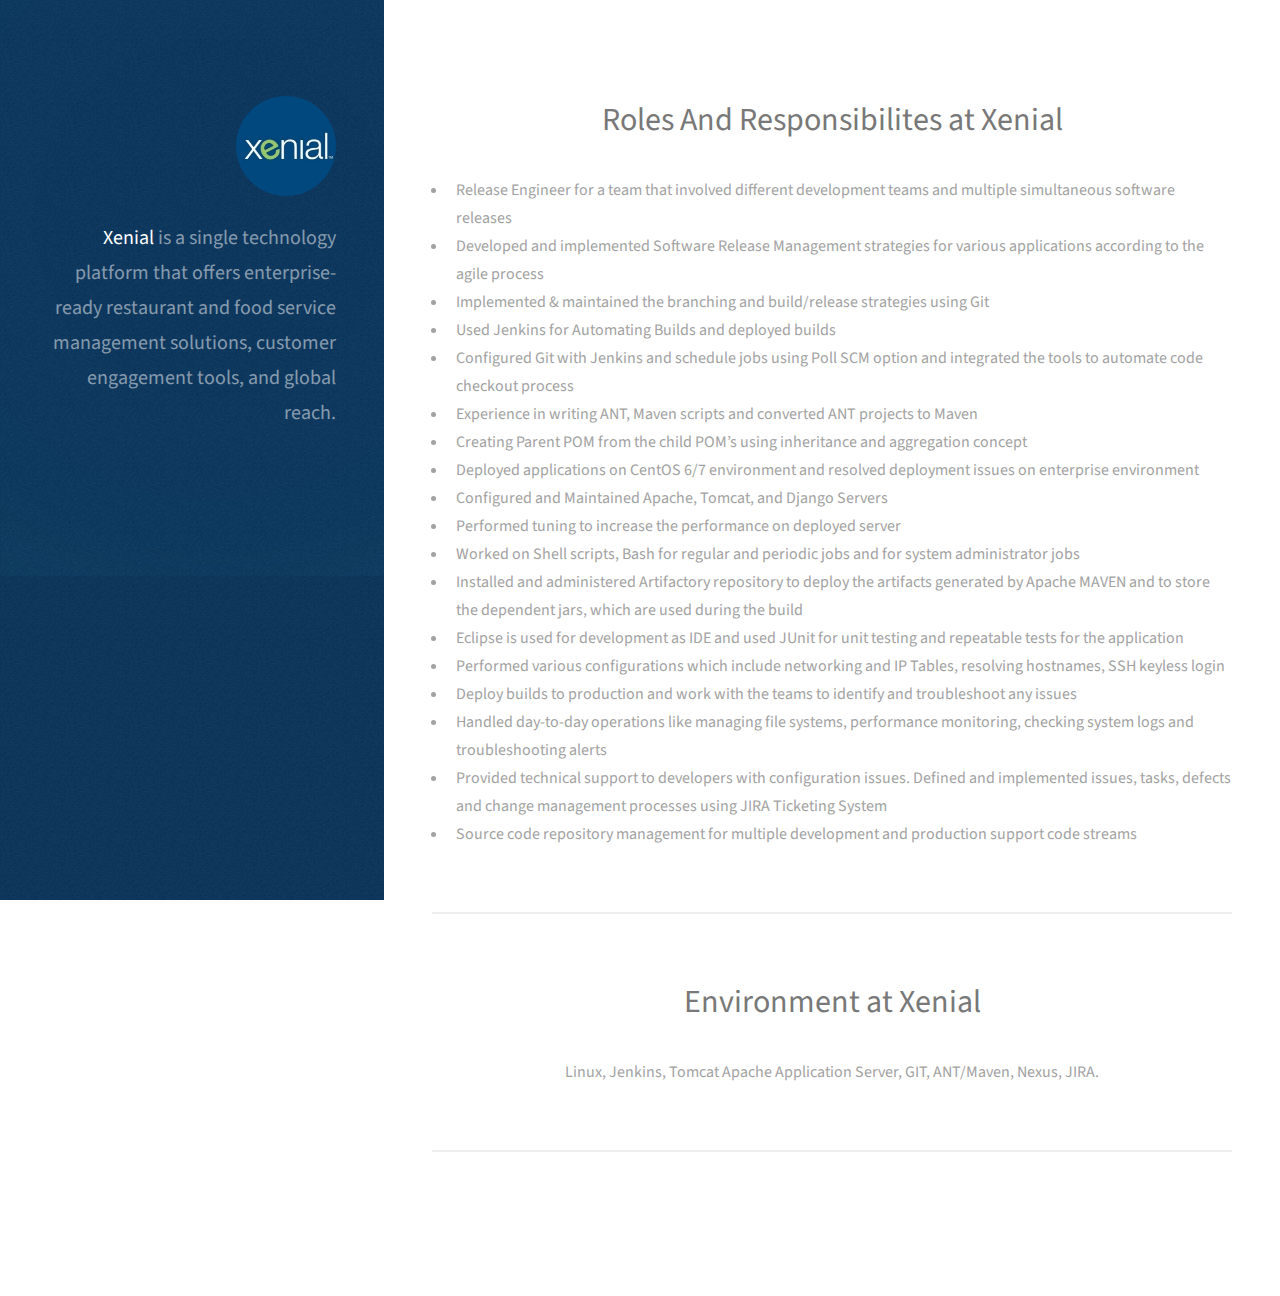
<file: xenial.html>
<!DOCTYPE HTML>
<html>
	<head>
		<title>Expirence At Xenial</title>
		<style>
		h2 {text-align: center;}
		p {text-align: center;}
		</style>
		<meta charset="utf-8" />
		<meta name="viewport" content="width=device-width, initial-scale=1, user-scalable=no" />
		<link rel="stylesheet" href="assets/css/xenial.css" />
	</head>
	<body class="is-preload">

		<!-- Header -->
			<header id="header">
				<div class="inner">
					<a href="#" class="image avatar"><img src="images/xenial-avatar.png" alt="" /></a>
					<h1><strong>Xenial</strong> is a single technology platform that offers enterprise-ready restaurant and food service management solutions, customer engagement tools, and global reach.
					<br /><br /></h1>
				</div>
			</header>

		<!-- Main -->
			<div id="main">

				<!-- One -->

				<section id="one">
					<header class="major">
						<h2><strong>Roles And Responsibilites at Xenial</strong></h2>
					</header>
					<div >
					<div class="col-6 col-12-xsmall">
					<ul>
                            <li>Release Engineer for a team that involved different development teams and multiple simultaneous software releases</li>
							<li>Developed and implemented Software Release Management strategies for various applications according to the agile process</li> 
							<li>Implemented & maintained the branching and build/release strategies using Git</li> 
							<li>Used Jenkins for Automating Builds and deployed builds</li> 
							<li>Configured Git with Jenkins and schedule jobs using Poll SCM option and integrated the tools to automate code checkout process</li> 
							<li>Experience in writing ANT, Maven scripts and converted ANT projects to Maven</li> 
							<li>Creating Parent POM from the child POM’s using inheritance and aggregation concept</li>
							<li>Deployed applications on CentOS 6/7 environment and resolved deployment issues on enterprise environment</li>
							<li>Configured and Maintained Apache, Tomcat, and Django Servers</li>
							<li>Performed tuning to increase the performance on deployed server</li>
							<li>Worked on Shell scripts, Bash for regular and periodic jobs and for system administrator jobs</li> 
							<li>Installed and administered Artifactory repository to deploy the artifacts generated by Apache MAVEN and to store the dependent jars, which are used during the build</li>
							<li>Eclipse is used for development as IDE and used JUnit for unit testing and repeatable tests for the application</li>
							<li>Performed various configurations which include networking and IP Tables, resolving hostnames, SSH keyless login</li>
							<li>Deploy builds to production and work with the teams to identify and troubleshoot any issues</li> 
							<li>Handled day-to-day operations like managing file systems, performance monitoring, checking system logs and troubleshooting alerts</li>
							<li>Provided technical support to developers with configuration issues. Defined and implemented issues, tasks, defects and change management processes using JIRA Ticketing System</li> 
							<li>Source code repository management for multiple development and production support code streams</li>	    
					</ul>
					</div>
					</div>
					</section>
			
					<section id="two">
						<header class="major">
							<h2>Environment at Xenial</h2>
						</header>
						<p>Linux, Jenkins, Tomcat Apache Application Server, GIT, ANT/Maven, Nexus, JIRA. 
						</p>
					</section>
					<section id="three">
						<p></p>
					</section>
		
					
			</div>


	<!-- Footer -->
	<footer id="footer">
		<div class="inner">
		</div>
	</footer>

		<!-- Scripts -->
			<script src="assets/js/jquery.min.js"></script>
			<script src="assets/js/jquery.poptrox.min.js"></script>
			<script src="assets/js/browser.min.js"></script>
			<script src="assets/js/breakpoints.min.js"></script>
			<script src="assets/js/util.js"></script>
			<script src="assets/js/main.js"></script>

	</body>
</html>
</file>
<file: assets/css/main.css>
@import url("fontawesome-all.min.css");
@import url("https://fonts.googleapis.com/css?family=Source+Sans+Pro:400,400italic");


html, body, div, span, applet, object,
iframe, h1, h2, h3, h4, h5, h6, p, blockquote,
pre, a, abbr, acronym, address, big, cite,
code, del, dfn, em, img, ins, kbd, q, s, samp,
small, strike, strong, sub, sup, tt, var, b,
u, i, center, dl, dt, dd, ol, ul, li, fieldset,
form, label, legend, table, caption, tbody,
tfoot, thead, tr, th, td, article, aside,
canvas, details, embed, figure, figcaption,
footer, header, hgroup, menu, nav, output, ruby,
section, summary, time, mark, audio, video {
	margin: 0;
	padding: 0;
	border: 0;
	font-size: 100%;
	font: inherit;
	vertical-align: baseline;}

article, aside, details, figcaption, figure,
footer, header, hgroup, menu, nav, section {
	display: block;}

body {
	line-height: 1;
}

ol, ul {
	list-style: none;
}

blockquote, q {
	quotes: none;
}

	blockquote:before, blockquote:after, q:before, q:after {
		content: '';
		content: none;
	}

table {
	border-collapse: collapse;
	border-spacing: 0;
}

body {
	-webkit-text-size-adjust: none;
}

mark {
	background-color: transparent;
	color: inherit;
}

input::-moz-focus-inner {
	border: 0;
	padding: 0;
}

input, select, textarea {
	-moz-appearance: none;
	-webkit-appearance: none;
	-ms-appearance: none;
	appearance: none;
}

/* Basic */

	html {
		box-sizing: border-box;
	}

	*, *:before, *:after {
		box-sizing: inherit;
	}

	body {
		background: #fff;
	}

		body.is-preload *, body.is-preload *:before, body.is-preload *:after {
			-moz-animation: none !important;
			-webkit-animation: none !important;
			-ms-animation: none !important;
			animation: none !important;
			-moz-transition: none !important;
			-webkit-transition: none !important;
			-ms-transition: none !important;
			transition: none !important;
		}

	body, input, select, textarea {
		color: #a2a2a2;
		font-family: "Source Sans Pro", Helvetica, sans-serif;
		font-size: 16pt;
		font-weight: 400;
		line-height: 1.75em;
	}

	a {
		-moz-transition: color 0.2s ease-in-out, border-color 0.2s ease-in-out;
		-webkit-transition: color 0.2s ease-in-out, border-color 0.2s ease-in-out;
		-ms-transition: color 0.2s ease-in-out, border-color 0.2s ease-in-out;
		transition: color 0.2s ease-in-out, border-color 0.2s ease-in-out;
		border-bottom: dotted 1px;
		color: #49bf9d;
		text-decoration: none;
	}

		a:hover {
			border-bottom-color: transparent;
			color: #49bf9d !important;
			text-decoration: none;
		}

	strong, b {
		color: #787878;
		font-weight: 400;
	}

	em, i {
		font-style: italic;
	}

	p {
		margin: 0 0 2em 0;
	}

	h1, h2, h3, h4, h5, h6 {
		color: #787878;
		font-weight: 400;
		line-height: 1em;
		margin: 0 0 1em 0;
	}

		h1 a, h2 a, h3 a, h4 a, h5 a, h6 a {
			color: inherit;
			text-decoration: none;
		}

	h1 {
		font-size: 2em;
		line-height: 1.5em;
	}

	h2 {
		font-size: 1.5em;
		line-height: 1.5em;
	}

	h3 {
		font-size: 1.25em;
		line-height: 1.5em;
	}

	h4 {
		font-size: 1.1em;
		line-height: 1.5em;
	}

	h5 {
		font-size: 0.9em;
		line-height: 1.5em;
	}

	h6 {
		font-size: 0.7em;
		line-height: 1.5em;
	}

	sub {
		font-size: 0.8em;
		position: relative;
		top: 0.5em;
	}

	sup {
		font-size: 0.8em;
		position: relative;
		top: -0.5em;
	}

	hr {
		border: 0;
		border-bottom: solid 2px #efefef;
		margin: 2em 0;
	}

		hr.major {
			margin: 3em 0;
		}

	blockquote {
		border-left: solid 6px #efefef;
		font-style: italic;
		margin: 0 0 2em 0;
		padding: 0.5em 0 0.5em 1.5em;
	}

	code {
		background: #f7f7f7;
		border-radius: 0.35em;
		border: solid 2px #efefef;
		font-family: "Courier New", monospace;
		font-size: 0.9em;
		margin: 0 0.25em;
		padding: 0.25em 0.65em;
	}

	pre {
		-webkit-overflow-scrolling: touch;
		font-family: "Courier New", monospace;
		font-size: 0.9em;
		margin: 0 0 2em 0;
	}

		pre code {
			display: block;
			line-height: 1.75em;
			padding: 1em 1.5em;
			overflow-x: auto;
		}

	.align-left {
		text-align: left;
	}

	.align-center {
		text-align: center;
	}

	.align-right {
		text-align: right;
	}

/* Container */

	.container {
		margin: 0 auto;
		max-width: calc(100% - 4em);
		width: 100%;
	}

		.container.xsmall {
			width: 25%;
		}

		.container.small {
			width: 50%;
		}

		.container.medium {
			width: 75%;
		}

		.container.large {
			width: 125%;
		}

		.container.xlarge {
			width: 150%;
		}

		.container.max {
			width: 100%;
		}

		@media screen and (max-width: 980px) {

			.container {
				width: 100% !important;
				max-width: 100% !important;
			}

		}

		@media screen and (max-width: 480px) {

			.container {
				max-width: calc(100% - 3em);
			}

		}

/* Row */

	.row {
		display: flex;
		flex-wrap: wrap;
		box-sizing: border-box;
		align-items: stretch;
	}

		.row > * {
			box-sizing: border-box;
		}

		.row.gtr-uniform > * > :last-child {
			margin-bottom: 0;
		}

		.row.aln-left {
			justify-content: flex-start;
		}

		.row.aln-center {
			justify-content: center;
		}

		.row.aln-right {
			justify-content: flex-end;
		}

		.row.aln-top {
			align-items: flex-start;
		}

		.row.aln-middle {
			align-items: center;
		}

		.row.aln-bottom {
			align-items: flex-end;
		}

		.row > .imp {
			order: -1;
		}

		.row > .col-1 {
			width: 8.33333%;
		}

		.row > .off-1 {
			margin-left: 8.33333%;
		}

		.row > .col-2 {
			width: 16.66667%;
		}

		.row > .off-2 {
			margin-left: 16.66667%;
		}

		.row > .col-3 {
			width: 25%;
		}

		.row > .off-3 {
			margin-left: 25%;
		}

		.row > .col-4 {
			width: 33.33333%;
		}

		.row > .off-4 {
			margin-left: 33.33333%;
		}

		.row > .col-5 {
			width: 41.66667%;
		}

		.row > .off-5 {
			margin-left: 41.66667%;
		}

		.row > .col-6 {
			width: 50%;
		}

		.row > .off-6 {
			margin-left: 50%;
		}

		.row > .col-7 {
			width: 58.33333%;
		}

		.row > .off-7 {
			margin-left: 58.33333%;
		}

		.row > .col-8 {
			width: 66.66667%;
		}

		.row > .off-8 {
			margin-left: 66.66667%;
		}

		.row > .col-9 {
			width: 75%;
		}

		.row > .off-9 {
			margin-left: 75%;
		}

		.row > .col-10 {
			width: 83.33333%;
		}

		.row > .off-10 {
			margin-left: 83.33333%;
		}

		.row > .col-11 {
			width: 91.66667%;
		}

		.row > .off-11 {
			margin-left: 91.66667%;
		}

		.row > .col-12 {
			width: 100%;
		}

		.row > .off-12 {
			margin-left: 100%;
		}

		.row.gtr-0 {
			margin-top: 0;
			margin-left: 0em;
		}

			.row.gtr-0 > * {
				padding: 0 0 0 0em;
			}

			.row.gtr-0.gtr-uniform {
				margin-top: 0em;
			}

				.row.gtr-0.gtr-uniform > * {
					padding-top: 0em;
				}

		.row.gtr-25 {
			margin-top: 0;
			margin-left: -0.625em;
		}

			.row.gtr-25 > * {
				padding: 0 0 0 0.625em;
			}

			.row.gtr-25.gtr-uniform {
				margin-top: -0.625em;
			}

				.row.gtr-25.gtr-uniform > * {
					padding-top: 0.625em;
				}

		.row.gtr-50 {
			margin-top: 0;
			margin-left: -1.25em;
		}

			.row.gtr-50 > * {
				padding: 0 0 0 1.25em;
			}

			.row.gtr-50.gtr-uniform {
				margin-top: -1.25em;
			}

				.row.gtr-50.gtr-uniform > * {
					padding-top: 1.25em;
				}

		.row {
			margin-top: 0;
			margin-left: -2.5em;
		}

			.row > * {
				padding: 0 0 0 2.5em;
			}

			.row.gtr-uniform {
				margin-top: -2.5em;
			}

				.row.gtr-uniform > * {
					padding-top: 2.5em;
				}

		.row.gtr-150 {
			margin-top: 0;
			margin-left: -3.75em;
		}

			.row.gtr-150 > * {
				padding: 0 0 0 3.75em;
			}

			.row.gtr-150.gtr-uniform {
				margin-top: -3.75em;
			}

				.row.gtr-150.gtr-uniform > * {
					padding-top: 3.75em;
				}

		.row.gtr-200 {
			margin-top: 0;
			margin-left: -5em;
		}

			.row.gtr-200 > * {
				padding: 0 0 0 5em;
			}

			.row.gtr-200.gtr-uniform {
				margin-top: -5em;
			}

				.row.gtr-200.gtr-uniform > * {
					padding-top: 5em;
				}

		@media screen and (max-width: 1800px) {

			.row {
				display: flex;
				flex-wrap: wrap;
				box-sizing: border-box;
				align-items: stretch;
			}

				.row > * {
					box-sizing: border-box;
				}

				.row.gtr-uniform > * > :last-child {
					margin-bottom: 0;
				}

				.row.aln-left {
					justify-content: flex-start;
				}

				.row.aln-center {
					justify-content: center;
				}

				.row.aln-right {
					justify-content: flex-end;
				}

				.row.aln-top {
					align-items: flex-start;
				}

				.row.aln-middle {
					align-items: center;
				}

				.row.aln-bottom {
					align-items: flex-end;
				}

				.row > .imp-xlarge {
					order: -1;
				}

				.row > .col-1-xlarge {
					width: 8.33333%;
				}

				.row > .off-1-xlarge {
					margin-left: 8.33333%;
				}

				.row > .col-2-xlarge {
					width: 16.66667%;
				}

				.row > .off-2-xlarge {
					margin-left: 16.66667%;
				}

				.row > .col-3-xlarge {
					width: 25%;
				}

				.row > .off-3-xlarge {
					margin-left: 25%;
				}

				.row > .col-4-xlarge {
					width: 33.33333%;
				}

				.row > .off-4-xlarge {
					margin-left: 33.33333%;
				}

				.row > .col-5-xlarge {
					width: 41.66667%;
				}

				.row > .off-5-xlarge {
					margin-left: 41.66667%;
				}

				.row > .col-6-xlarge {
					width: 50%;
				}

				.row > .off-6-xlarge {
					margin-left: 50%;
				}

				.row > .col-7-xlarge {
					width: 58.33333%;
				}

				.row > .off-7-xlarge {
					margin-left: 58.33333%;
				}

				.row > .col-8-xlarge {
					width: 66.66667%;
				}

				.row > .off-8-xlarge {
					margin-left: 66.66667%;
				}

				.row > .col-9-xlarge {
					width: 75%;
				}

				.row > .off-9-xlarge {
					margin-left: 75%;
				}

				.row > .col-10-xlarge {
					width: 83.33333%;
				}

				.row > .off-10-xlarge {
					margin-left: 83.33333%;
				}

				.row > .col-11-xlarge {
					width: 91.66667%;
				}

				.row > .off-11-xlarge {
					margin-left: 91.66667%;
				}

				.row > .col-12-xlarge {
					width: 100%;
				}

				.row > .off-12-xlarge {
					margin-left: 100%;
				}

				.row.gtr-0 {
					margin-top: 0;
					margin-left: 0em;
				}

					.row.gtr-0 > * {
						padding: 0 0 0 0em;
					}

					.row.gtr-0.gtr-uniform {
						margin-top: 0em;
					}

						.row.gtr-0.gtr-uniform > * {
							padding-top: 0em;
						}

				.row.gtr-25 {
					margin-top: 0;
					margin-left: -0.625em;
				}

					.row.gtr-25 > * {
						padding: 0 0 0 0.625em;
					}

					.row.gtr-25.gtr-uniform {
						margin-top: -0.625em;
					}

						.row.gtr-25.gtr-uniform > * {
							padding-top: 0.625em;
						}

				.row.gtr-50 {
					margin-top: 0;
					margin-left: -1.25em;
				}

					.row.gtr-50 > * {
						padding: 0 0 0 1.25em;
					}

					.row.gtr-50.gtr-uniform {
						margin-top: -1.25em;
					}

						.row.gtr-50.gtr-uniform > * {
							padding-top: 1.25em;
						}

				.row {
					margin-top: 0;
					margin-left: -2.5em;
				}

					.row > * {
						padding: 0 0 0 2.5em;
					}

					.row.gtr-uniform {
						margin-top: -2.5em;
					}

						.row.gtr-uniform > * {
							padding-top: 2.5em;
						}

				.row.gtr-150 {
					margin-top: 0;
					margin-left: -3.75em;
				}

					.row.gtr-150 > * {
						padding: 0 0 0 3.75em;
					}

					.row.gtr-150.gtr-uniform {
						margin-top: -3.75em;
					}

						.row.gtr-150.gtr-uniform > * {
							padding-top: 3.75em;
						}

				.row.gtr-200 {
					margin-top: 0;
					margin-left: -5em;
				}

					.row.gtr-200 > * {
						padding: 0 0 0 5em;
					}

					.row.gtr-200.gtr-uniform {
						margin-top: -5em;
					}

						.row.gtr-200.gtr-uniform > * {
							padding-top: 5em;
						}

		}

		@media screen and (max-width: 1280px) {

			.row {
				display: flex;
				flex-wrap: wrap;
				box-sizing: border-box;
				align-items: stretch;
			}

				.row > * {
					box-sizing: border-box;
				}

				.row.gtr-uniform > * > :last-child {
					margin-bottom: 0;
				}

				.row.aln-left {
					justify-content: flex-start;
				}

				.row.aln-center {
					justify-content: center;
				}

				.row.aln-right {
					justify-content: flex-end;
				}

				.row.aln-top {
					align-items: flex-start;
				}

				.row.aln-middle {
					align-items: center;
				}

				.row.aln-bottom {
					align-items: flex-end;
				}

				.row > .imp-large {
					order: -1;
				}

				.row > .col-1-large {
					width: 8.33333%;
				}

				.row > .off-1-large {
					margin-left: 8.33333%;
				}

				.row > .col-2-large {
					width: 16.66667%;
				}

				.row > .off-2-large {
					margin-left: 16.66667%;
				}

				.row > .col-3-large {
					width: 25%;
				}

				.row > .off-3-large {
					margin-left: 25%;
				}

				.row > .col-4-large {
					width: 33.33333%;
				}

				.row > .off-4-large {
					margin-left: 33.33333%;
				}

				.row > .col-5-large {
					width: 41.66667%;
				}

				.row > .off-5-large {
					margin-left: 41.66667%;
				}

				.row > .col-6-large {
					width: 50%;
				}

				.row > .off-6-large {
					margin-left: 50%;
				}

				.row > .col-7-large {
					width: 58.33333%;
				}

				.row > .off-7-large {
					margin-left: 58.33333%;
				}

				.row > .col-8-large {
					width: 66.66667%;
				}

				.row > .off-8-large {
					margin-left: 66.66667%;
				}

				.row > .col-9-large {
					width: 75%;
				}

				.row > .off-9-large {
					margin-left: 75%;
				}

				.row > .col-10-large {
					width: 83.33333%;
				}

				.row > .off-10-large {
					margin-left: 83.33333%;
				}

				.row > .col-11-large {
					width: 91.66667%;
				}

				.row > .off-11-large {
					margin-left: 91.66667%;
				}

				.row > .col-12-large {
					width: 100%;
				}

				.row > .off-12-large {
					margin-left: 100%;
				}

				.row.gtr-0 {
					margin-top: 0;
					margin-left: 0em;
				}

					.row.gtr-0 > * {
						padding: 0 0 0 0em;
					}

					.row.gtr-0.gtr-uniform {
						margin-top: 0em;
					}

						.row.gtr-0.gtr-uniform > * {
							padding-top: 0em;
						}

				.row.gtr-25 {
					margin-top: 0;
					margin-left: -0.5em;
				}

					.row.gtr-25 > * {
						padding: 0 0 0 0.5em;
					}

					.row.gtr-25.gtr-uniform {
						margin-top: -0.5em;
					}

						.row.gtr-25.gtr-uniform > * {
							padding-top: 0.5em;
						}

				.row.gtr-50 {
					margin-top: 0;
					margin-left: -1em;
				}

					.row.gtr-50 > * {
						padding: 0 0 0 1em;
					}

					.row.gtr-50.gtr-uniform {
						margin-top: -1em;
					}

						.row.gtr-50.gtr-uniform > * {
							padding-top: 1em;
						}

				.row {
					margin-top: 0;
					margin-left: -2em;
				}

					.row > * {
						padding: 0 0 0 2em;
					}

					.row.gtr-uniform {
						margin-top: -2em;
					}

						.row.gtr-uniform > * {
							padding-top: 2em;
						}

				.row.gtr-150 {
					margin-top: 0;
					margin-left: -3em;
				}

					.row.gtr-150 > * {
						padding: 0 0 0 3em;
					}

					.row.gtr-150.gtr-uniform {
						margin-top: -3em;
					}

						.row.gtr-150.gtr-uniform > * {
							padding-top: 3em;
						}

				.row.gtr-200 {
					margin-top: 0;
					margin-left: -4em;
				}

					.row.gtr-200 > * {
						padding: 0 0 0 4em;
					}

					.row.gtr-200.gtr-uniform {
						margin-top: -4em;
					}

						.row.gtr-200.gtr-uniform > * {
							padding-top: 4em;
						}

		}

		@media screen and (max-width: 980px) {

			.row {
				display: flex;
				flex-wrap: wrap;
				box-sizing: border-box;
				align-items: stretch;
			}

				.row > * {
					box-sizing: border-box;
				}

				.row.gtr-uniform > * > :last-child {
					margin-bottom: 0;
				}

				.row.aln-left {
					justify-content: flex-start;
				}

				.row.aln-center {
					justify-content: center;
				}

				.row.aln-right {
					justify-content: flex-end;
				}

				.row.aln-top {
					align-items: flex-start;
				}

				.row.aln-middle {
					align-items: center;
				}

				.row.aln-bottom {
					align-items: flex-end;
				}

				.row > .imp-medium {
					order: -1;
				}

				.row > .col-1-medium {
					width: 8.33333%;
				}

				.row > .off-1-medium {
					margin-left: 8.33333%;
				}

				.row > .col-2-medium {
					width: 16.66667%;
				}

				.row > .off-2-medium {
					margin-left: 16.66667%;
				}

				.row > .col-3-medium {
					width: 25%;
				}

				.row > .off-3-medium {
					margin-left: 25%;
				}

				.row > .col-4-medium {
					width: 33.33333%;
				}

				.row > .off-4-medium {
					margin-left: 33.33333%;
				}

				.row > .col-5-medium {
					width: 41.66667%;
				}

				.row > .off-5-medium {
					margin-left: 41.66667%;
				}

				.row > .col-6-medium {
					width: 50%;
				}

				.row > .off-6-medium {
					margin-left: 50%;
				}

				.row > .col-7-medium {
					width: 58.33333%;
				}

				.row > .off-7-medium {
					margin-left: 58.33333%;
				}

				.row > .col-8-medium {
					width: 66.66667%;
				}

				.row > .off-8-medium {
					margin-left: 66.66667%;
				}

				.row > .col-9-medium {
					width: 75%;
				}

				.row > .off-9-medium {
					margin-left: 75%;
				}

				.row > .col-10-medium {
					width: 83.33333%;
				}

				.row > .off-10-medium {
					margin-left: 83.33333%;
				}

				.row > .col-11-medium {
					width: 91.66667%;
				}

				.row > .off-11-medium {
					margin-left: 91.66667%;
				}

				.row > .col-12-medium {
					width: 100%;
				}

				.row > .off-12-medium {
					margin-left: 100%;
				}

				.row.gtr-0 {
					margin-top: 0;
					margin-left: 0em;
				}

					.row.gtr-0 > * {
						padding: 0 0 0 0em;
					}

					.row.gtr-0.gtr-uniform {
						margin-top: 0em;
					}

						.row.gtr-0.gtr-uniform > * {
							padding-top: 0em;
						}

				.row.gtr-25 {
					margin-top: 0;
					margin-left: -0.5em;
				}

					.row.gtr-25 > * {
						padding: 0 0 0 0.5em;
					}

					.row.gtr-25.gtr-uniform {
						margin-top: -0.5em;
					}

						.row.gtr-25.gtr-uniform > * {
							padding-top: 0.5em;
						}

				.row.gtr-50 {
					margin-top: 0;
					margin-left: -1em;
				}

					.row.gtr-50 > * {
						padding: 0 0 0 1em;
					}

					.row.gtr-50.gtr-uniform {
						margin-top: -1em;
					}

						.row.gtr-50.gtr-uniform > * {
							padding-top: 1em;
						}

				.row {
					margin-top: 0;
					margin-left: -2em;
				}

					.row > * {
						padding: 0 0 0 2em;
					}

					.row.gtr-uniform {
						margin-top: -2em;
					}

						.row.gtr-uniform > * {
							padding-top: 2em;
						}

				.row.gtr-150 {
					margin-top: 0;
					margin-left: -3em;
				}

					.row.gtr-150 > * {
						padding: 0 0 0 3em;
					}

					.row.gtr-150.gtr-uniform {
						margin-top: -3em;
					}

						.row.gtr-150.gtr-uniform > * {
							padding-top: 3em;
						}

				.row.gtr-200 {
					margin-top: 0;
					margin-left: -4em;
				}

					.row.gtr-200 > * {
						padding: 0 0 0 4em;
					}

					.row.gtr-200.gtr-uniform {
						margin-top: -4em;
					}

						.row.gtr-200.gtr-uniform > * {
							padding-top: 4em;
						}

		}

		@media screen and (max-width: 736px) {

			.row {
				display: flex;
				flex-wrap: wrap;
				box-sizing: border-box;
				align-items: stretch;
			}

				.row > * {
					box-sizing: border-box;
				}

				.row.gtr-uniform > * > :last-child {
					margin-bottom: 0;
				}

				.row.aln-left {
					justify-content: flex-start;
				}

				.row.aln-center {
					justify-content: center;
				}

				.row.aln-right {
					justify-content: flex-end;
				}

				.row.aln-top {
					align-items: flex-start;
				}

				.row.aln-middle {
					align-items: center;
				}

				.row.aln-bottom {
					align-items: flex-end;
				}

				.row > .imp-small {
					order: -1;
				}

				.row > .col-1-small {
					width: 8.33333%;
				}

				.row > .off-1-small {
					margin-left: 8.33333%;
				}

				.row > .col-2-small {
					width: 16.66667%;
				}

				.row > .off-2-small {
					margin-left: 16.66667%;
				}

				.row > .col-3-small {
					width: 25%;
				}

				.row > .off-3-small {
					margin-left: 25%;
				}

				.row > .col-4-small {
					width: 33.33333%;
				}

				.row > .off-4-small {
					margin-left: 33.33333%;
				}

				.row > .col-5-small {
					width: 41.66667%;
				}

				.row > .off-5-small {
					margin-left: 41.66667%;
				}

				.row > .col-6-small {
					width: 50%;
				}

				.row > .off-6-small {
					margin-left: 50%;
				}

				.row > .col-7-small {
					width: 58.33333%;
				}

				.row > .off-7-small {
					margin-left: 58.33333%;
				}

				.row > .col-8-small {
					width: 66.66667%;
				}

				.row > .off-8-small {
					margin-left: 66.66667%;
				}

				.row > .col-9-small {
					width: 75%;
				}

				.row > .off-9-small {
					margin-left: 75%;
				}

				.row > .col-10-small {
					width: 83.33333%;
				}

				.row > .off-10-small {
					margin-left: 83.33333%;
				}

				.row > .col-11-small {
					width: 91.66667%;
				}

				.row > .off-11-small {
					margin-left: 91.66667%;
				}

				.row > .col-12-small {
					width: 100%;
				}

				.row > .off-12-small {
					margin-left: 100%;
				}

				.row.gtr-0 {
					margin-top: 0;
					margin-left: 0em;
				}

					.row.gtr-0 > * {
						padding: 0 0 0 0em;
					}

					.row.gtr-0.gtr-uniform {
						margin-top: 0em;
					}

						.row.gtr-0.gtr-uniform > * {
							padding-top: 0em;
						}

				.row.gtr-25 {
					margin-top: 0;
					margin-left: -0.375em;
				}

					.row.gtr-25 > * {
						padding: 0 0 0 0.375em;
					}

					.row.gtr-25.gtr-uniform {
						margin-top: -0.375em;
					}

						.row.gtr-25.gtr-uniform > * {
							padding-top: 0.375em;
						}

				.row.gtr-50 {
					margin-top: 0;
					margin-left: -0.75em;
				}

					.row.gtr-50 > * {
						padding: 0 0 0 0.75em;
					}

					.row.gtr-50.gtr-uniform {
						margin-top: -0.75em;
					}

						.row.gtr-50.gtr-uniform > * {
							padding-top: 0.75em;
						}

				.row {
					margin-top: 0;
					margin-left: -1.5em;
				}

					.row > * {
						padding: 0 0 0 1.5em;
					}

					.row.gtr-uniform {
						margin-top: -1.5em;
					}

						.row.gtr-uniform > * {
							padding-top: 1.5em;
						}

				.row.gtr-150 {
					margin-top: 0;
					margin-left: -2.25em;
				}

					.row.gtr-150 > * {
						padding: 0 0 0 2.25em;
					}

					.row.gtr-150.gtr-uniform {
						margin-top: -2.25em;
					}

						.row.gtr-150.gtr-uniform > * {
							padding-top: 2.25em;
						}

				.row.gtr-200 {
					margin-top: 0;
					margin-left: -3em;
				}

					.row.gtr-200 > * {
						padding: 0 0 0 3em;
					}

					.row.gtr-200.gtr-uniform {
						margin-top: -3em;
					}

						.row.gtr-200.gtr-uniform > * {
							padding-top: 3em;
						}

		}

		@media screen and (max-width: 480px) {

			.row {
				display: flex;
				flex-wrap: wrap;
				box-sizing: border-box;
				align-items: stretch;
			}

				.row > * {
					box-sizing: border-box;
				}

				.row.gtr-uniform > * > :last-child {
					margin-bottom: 0;
				}

				.row.aln-left {
					justify-content: flex-start;
				}

				.row.aln-center {
					justify-content: center;
				}

				.row.aln-right {
					justify-content: flex-end;
				}

				.row.aln-top {
					align-items: flex-start;
				}

				.row.aln-middle {
					align-items: center;
				}

				.row.aln-bottom {
					align-items: flex-end;
				}

				.row > .imp-xsmall {
					order: -1;
				}

				.row > .col-1-xsmall {
					width: 8.33333%;
				}

				.row > .off-1-xsmall {
					margin-left: 8.33333%;
				}

				.row > .col-2-xsmall {
					width: 16.66667%;
				}

				.row > .off-2-xsmall {
					margin-left: 16.66667%;
				}

				.row > .col-3-xsmall {
					width: 25%;
				}

				.row > .off-3-xsmall {
					margin-left: 25%;
				}

				.row > .col-4-xsmall {
					width: 33.33333%;
				}

				.row > .off-4-xsmall {
					margin-left: 33.33333%;
				}

				.row > .col-5-xsmall {
					width: 41.66667%;
				}

				.row > .off-5-xsmall {
					margin-left: 41.66667%;
				}

				.row > .col-6-xsmall {
					width: 50%;
				}

				.row > .off-6-xsmall {
					margin-left: 50%;
				}

				.row > .col-7-xsmall {
					width: 58.33333%;
				}

				.row > .off-7-xsmall {
					margin-left: 58.33333%;
				}

				.row > .col-8-xsmall {
					width: 66.66667%;
				}

				.row > .off-8-xsmall {
					margin-left: 66.66667%;
				}

				.row > .col-9-xsmall {
					width: 75%;
				}

				.row > .off-9-xsmall {
					margin-left: 75%;
				}

				.row > .col-10-xsmall {
					width: 83.33333%;
				}

				.row > .off-10-xsmall {
					margin-left: 83.33333%;
				}

				.row > .col-11-xsmall {
					width: 91.66667%;
				}

				.row > .off-11-xsmall {
					margin-left: 91.66667%;
				}

				.row > .col-12-xsmall {
					width: 100%;
				}

				.row > .off-12-xsmall {
					margin-left: 100%;
				}

				.row.gtr-0 {
					margin-top: 0;
					margin-left: 0em;
				}

					.row.gtr-0 > * {
						padding: 0 0 0 0em;
					}

					.row.gtr-0.gtr-uniform {
						margin-top: 0em;
					}

						.row.gtr-0.gtr-uniform > * {
							padding-top: 0em;
						}

				.row.gtr-25 {
					margin-top: 0;
					margin-left: -0.375em;
				}

					.row.gtr-25 > * {
						padding: 0 0 0 0.375em;
					}

					.row.gtr-25.gtr-uniform {
						margin-top: -0.375em;
					}

						.row.gtr-25.gtr-uniform > * {
							padding-top: 0.375em;
						}

				.row.gtr-50 {
					margin-top: 0;
					margin-left: -0.75em;
				}

					.row.gtr-50 > * {
						padding: 0 0 0 0.75em;
					}

					.row.gtr-50.gtr-uniform {
						margin-top: -0.75em;
					}

						.row.gtr-50.gtr-uniform > * {
							padding-top: 0.75em;
						}

				.row {
					margin-top: 0;
					margin-left: -1.5em;
				}

					.row > * {
						padding: 0 0 0 1.5em;
					}

					.row.gtr-uniform {
						margin-top: -1.5em;
					}

						.row.gtr-uniform > * {
							padding-top: 1.5em;
						}

				.row.gtr-150 {
					margin-top: 0;
					margin-left: -2.25em;
				}

					.row.gtr-150 > * {
						padding: 0 0 0 2.25em;
					}

					.row.gtr-150.gtr-uniform {
						margin-top: -2.25em;
					}

						.row.gtr-150.gtr-uniform > * {
							padding-top: 2.25em;
						}

				.row.gtr-200 {
					margin-top: 0;
					margin-left: -3em;
				}

					.row.gtr-200 > * {
						padding: 0 0 0 3em;
					}

					.row.gtr-200.gtr-uniform {
						margin-top: -3em;
					}

						.row.gtr-200.gtr-uniform > * {
							padding-top: 3em;
						}

		}

/* Section/Article */

	section.special, article.special {
		text-align: center;
	}

	header p {
		color: #b2b2b2;
		position: relative;
		margin: 0 0 1.5em 0;
	}

	header h2 + p {
		font-size: 1.25em;
		margin-top: -1em;
		line-height: 1.5em;
	}

	header h3 + p {
		font-size: 1.1em;
		margin-top: -0.8em;
		line-height: 1.5em;
	}

	header h4 + p,
	header h5 + p,
	header h6 + p {
		font-size: 0.9em;
		margin-top: -0.6em;
		line-height: 1.5em;
	}

	header.major h2 {
		font-size: 2em;
	}

/* Form */

	form {
		margin: 0 0 2em 0;
	}

	label {
		color: #787878;
		display: block;
		font-size: 0.9em;
		font-weight: 400;
		margin: 0 0 1em 0;
	}

	input[type="text"],
	input[type="password"],
	input[type="email"],
	select,
	textarea {
		-moz-appearance: none;
		-webkit-appearance: none;
		-ms-appearance: none;
		appearance: none;
		background: #f7f7f7;
		border-radius: 0.35em;
		border: solid 2px transparent;
		color: inherit;
		display: block;
		outline: 0;
		padding: 0 0.75em;
		text-decoration: none;
		width: 100%;
	}

		input[type="text"]:invalid,
		input[type="password"]:invalid,
		input[type="email"]:invalid,
		select:invalid,
		textarea:invalid {
			box-shadow: none;
		}

		input[type="text"]:focus,
		input[type="password"]:focus,
		input[type="email"]:focus,
		select:focus,
		textarea:focus {
			border-color: #49bf9d;
		}

	select {
		background-image: url("data:image/svg+xml;charset=utf8,%3Csvg xmlns='http://www.w3.org/2000/svg' width='40' height='40' preserveAspectRatio='none' viewBox='0 0 40 40'%3E%3Cpath d='M9.4,12.3l10.4,10.4l10.4-10.4c0.2-0.2,0.5-0.4,0.9-0.4c0.3,0,0.6,0.1,0.9,0.4l3.3,3.3c0.2,0.2,0.4,0.5,0.4,0.9 c0,0.4-0.1,0.6-0.4,0.9L20.7,31.9c-0.2,0.2-0.5,0.4-0.9,0.4c-0.3,0-0.6-0.1-0.9-0.4L4.3,17.3c-0.2-0.2-0.4-0.5-0.4-0.9 c0-0.4,0.1-0.6,0.4-0.9l3.3-3.3c0.2-0.2,0.5-0.4,0.9-0.4S9.1,12.1,9.4,12.3z' fill='%23dfdfdf' /%3E%3C/svg%3E");
		background-size: 1.25rem;
		background-repeat: no-repeat;
		background-position: calc(100% - 1rem) center;
		height: 2.75em;
		padding-right: 2.75em;
		text-overflow: ellipsis;
	}

		select option {
			color: #787878;
			background: #fff;
		}

		select:focus::-ms-value {
			background-color: transparent;
		}

		select::-ms-expand {
			display: none;
		}

	input[type="text"],
	input[type="password"],
	input[type="email"],
	select {
		height: 2.75em;
	}

	textarea {
		padding: 0.75em;
	}

	input[type="checkbox"],
	input[type="radio"] {
		-moz-appearance: none;
		-webkit-appearance: none;
		-ms-appearance: none;
		appearance: none;
		display: block;
		float: left;
		margin-right: -2em;
		opacity: 0;
		width: 1em;
		z-index: -1;
	}

		input[type="checkbox"] + label,
		input[type="radio"] + label {
			text-decoration: none;
			color: #a2a2a2;
			cursor: pointer;
			display: inline-block;
			font-size: 1em;
			font-weight: 400;
			padding-left: 2.4em;
			padding-right: 0.75em;
			position: relative;
		}

			input[type="checkbox"] + label:before,
			input[type="radio"] + label:before {
				-moz-osx-font-smoothing: grayscale;
				-webkit-font-smoothing: antialiased;
				display: inline-block;
				font-style: normal;
				font-variant: normal;
				text-rendering: auto;
				line-height: 1;
				text-transform: none !important;
				font-family: 'Font Awesome 5 Free';
				font-weight: 900;
			}

			input[type="checkbox"] + label:before,
			input[type="radio"] + label:before {
				background: #f7f7f7;
				border-radius: 0.35em;
				border: solid 2px transparent;
				content: '';
				display: inline-block;
				font-size: 0.8em;
				height: 2.0625em;
				left: 0;
				line-height: 1.85625em;
				position: absolute;
				text-align: center;
				top: 0;
				width: 2.0625em;
			}

		input[type="checkbox"]:checked + label:before,
		input[type="radio"]:checked + label:before {
			background: #787878;
			border-color: #787878;
			color: #fff;
			content: '\f00c';
		}

		input[type="checkbox"]:focus + label:before,
		input[type="radio"]:focus + label:before {
			border-color: #49bf9d;
		}

	input[type="checkbox"] + label:before {
		border-radius: 0.35em;
	}

	input[type="radio"] + label:before {
		border-radius: 100%;
	}

	::-webkit-input-placeholder {
		color: #b2b2b2 !important;
		opacity: 1.0;
	}

	:-moz-placeholder {
		color: #b2b2b2 !important;
		opacity: 1.0;
	}

	::-moz-placeholder {
		color: #b2b2b2 !important;
		opacity: 1.0;
	}

	:-ms-input-placeholder {
		color: #b2b2b2 !important;
		opacity: 1.0;
	}

/* Box */

	.box {
		border-radius: 0.35em;
		border: solid 2px #efefef;
		margin-bottom: 2em;
		padding: 1.5em;
	}

		.box > :last-child,
		.box > :last-child > :last-child,
		.box > :last-child > :last-child > :last-child {
			margin-bottom: 0;
		}

		.box.alt {
			border: 0;
			border-radius: 0;
			padding: 0;
		}

/* Icon */

	.icon {
		text-decoration: none;
		border-bottom: none;
		position: relative;
	}

		.icon:before {
			-moz-osx-font-smoothing: grayscale;
			-webkit-font-smoothing: antialiased;
			display: inline-block;
			font-style: normal;
			font-variant: normal;
			text-rendering: auto;
			line-height: 1;
			text-transform: none !important;
			font-family: 'Font Awesome 5 Free';
			font-weight: 400;
		}

		.icon > .label {
			display: none;
		}

		.icon:before {
			line-height: inherit;
		}

		.icon.solid:before {
			font-weight: 900;
		}

		.icon.brands:before {
			font-family: 'Font Awesome 5 Brands';
		}

/* Image */

	.image {
		border-radius: 0.35em;
		border: 0;
		display: inline-block;
		position: relative;
	}

		.image:before {
			-moz-transition: opacity 0.2s ease-in-out;
			-webkit-transition: opacity 0.2s ease-in-out;
			-ms-transition: opacity 0.2s ease-in-out;
			transition: opacity 0.2s ease-in-out;
			background: url("images/overlay.png");
			border-radius: 0.35em;
			content: '';
			display: block;
			height: 100%;
			left: 0;
			opacity: 0.5;
			position: absolute;
			top: 0;
			width: 100%;
		}

		.image.thumb {
			text-align: center;
		}

			.image.thumb:after {
				-moz-transition: opacity 0.2s ease-in-out;
				-webkit-transition: opacity 0.2s ease-in-out;
				-ms-transition: opacity 0.2s ease-in-out;
				transition: opacity 0.2s ease-in-out;
				border-radius: 0.35em;
				border: solid 3px rgba(255, 255, 255, 0.5);
				color: #fff;
				content: 'View';
				display: inline-block;
				font-size: 0.8em;
				font-weight: 400;
				left: 50%;
				line-height: 2.25em;
				margin: -1.25em 0 0 -3em;
				opacity: 0;
				padding: 0 1.5em;
				position: absolute;
				text-align: center;
				text-decoration: none;
				top: 50%;
				white-space: nowrap;
			}

			.image.thumb:hover:after {
				opacity: 1.0;
			}

			.image.thumb:hover:before {
				background: url("images/overlay.png"), url("images/overlay.png");
				opacity: 1.0;
			}

		.image img {
			border-radius: 0.35em;
			display: block;
		}

		.image.left {
			float: left;
			margin: 0 1.5em 1em 0;
			top: 0.25em;
		}

		.image.right {
			float: right;
			margin: 0 0 1em 1.5em;
			top: 0.25em;
		}

		.image.left, .image.right {
			max-width: 40%;
		}

			.image.left img, .image.right img {
				width: 100%;
			}

		.image.fit {
			display: block;
			margin: 0 0 2em 0;
			width: 100%;
		}

			.image.fit img {
				width: 100%;
			}

		.image.avatar {
			border-radius: 100%;
		}

			.image.avatar:before {
				display: none;
			}

			.image.avatar img {
				border-radius: 100%;
				width: 100%;
			}

/* List */

	ol {
		list-style: decimal;
		margin: 0 0 2em 0;
		padding-left: 1.25em;
	}

		ol li {
			padding-left: 0.25em;
		}

	ul {
		list-style: disc;
		margin: 0 0 2em 0;
		padding-left: 1em;
	}

		ul li {
			padding-left: 0.5em;
		}

		ul.alt {
			list-style: none;
			padding-left: 0;
		}

			ul.alt li {
				border-top: solid 2px #efefef;
				padding: 0.5em 0;
			}

				ul.alt li:first-child {
					border-top: 0;
					padding-top: 0;
				}

	dl {
		margin: 0 0 2em 0;
	}

/* Icons */

	ul.icons {
		cursor: default;
		list-style: none;
		padding-left: 0;
	}

		ul.icons li {
			display: inline-block;
			padding: 0 1em 0 0;
		}

			ul.icons li:last-child {
				padding-right: 0;
			}

			ul.icons li .icon:before {
				font-size: 1.5em;
			}

/* Labeled Icons */

	ul.labeled-icons {
		list-style: none;
		padding: 0;
	}

		ul.labeled-icons li {
			line-height: 1.75em;
			margin: 1.5em 0 0 0;
			padding-left: 2.25em;
			position: relative;
		}

			ul.labeled-icons li:first-child {
				margin-top: 0;
			}

			ul.labeled-icons li a {
				color: inherit;
			}

			ul.labeled-icons li h3 {
				color: #b2b2b2;
				left: 0;
				position: absolute;
				text-align: center;
				top: 0;
				width: 1em;
			}

/* Actions */

	ul.actions {
		display: -moz-flex;
		display: -webkit-flex;
		display: -ms-flex;
		display: flex;
		cursor: default;
		list-style: none;
		margin-left: -1em;
		padding-left: 0;
	}

		ul.actions li {
			padding: 0 0 0 1em;
			vertical-align: middle;
		}

		ul.actions.special {
			-moz-justify-content: center;
			-webkit-justify-content: center;
			-ms-justify-content: center;
			justify-content: center;
			width: 100%;
			margin-left: 0;
		}

			ul.actions.special li:first-child {
				padding-left: 0;
			}

		ul.actions.stacked {
			-moz-flex-direction: column;
			-webkit-flex-direction: column;
			-ms-flex-direction: column;
			flex-direction: column;
			margin-left: 0;
		}

			ul.actions.stacked li {
				padding: 1.3em 0 0 0;
			}

				ul.actions.stacked li:first-child {
					padding-top: 0;
				}

		ul.actions.fit {
			width: calc(100% + 1em);
		}

			ul.actions.fit li {
				-moz-flex-grow: 1;
				-webkit-flex-grow: 1;
				-ms-flex-grow: 1;
				flex-grow: 1;
				-moz-flex-shrink: 1;
				-webkit-flex-shrink: 1;
				-ms-flex-shrink: 1;
				flex-shrink: 1;
				width: 100%;
			}

				ul.actions.fit li > * {
					width: 100%;
				}

			ul.actions.fit.stacked {
				width: 100%;
			}

		@media screen and (max-width: 480px) {

			ul.actions:not(.fixed) {
				-moz-flex-direction: column;
				-webkit-flex-direction: column;
				-ms-flex-direction: column;
				flex-direction: column;
				margin-left: 0;
				width: 100% !important;
			}

				ul.actions:not(.fixed) li {
					-moz-flex-grow: 1;
					-webkit-flex-grow: 1;
					-ms-flex-grow: 1;
					flex-grow: 1;
					-moz-flex-shrink: 1;
					-webkit-flex-shrink: 1;
					-ms-flex-shrink: 1;
					flex-shrink: 1;
					padding: 1em 0 0 0;
					text-align: center;
					width: 100%;
				}

					ul.actions:not(.fixed) li > * {
						width: 100%;
					}

					ul.actions:not(.fixed) li:first-child {
						padding-top: 0;
					}

					ul.actions:not(.fixed) li input[type="submit"],
					ul.actions:not(.fixed) li input[type="reset"],
					ul.actions:not(.fixed) li input[type="button"],
					ul.actions:not(.fixed) li button,
					ul.actions:not(.fixed) li .button {
						width: 100%;
					}

						ul.actions:not(.fixed) li input[type="submit"].icon:before,
						ul.actions:not(.fixed) li input[type="reset"].icon:before,
						ul.actions:not(.fixed) li input[type="button"].icon:before,
						ul.actions:not(.fixed) li button.icon:before,
						ul.actions:not(.fixed) li .button.icon:before {
							margin-left: -0.5em;
						}

		}

/* Table */

	.table-wrapper {
		-webkit-overflow-scrolling: touch;
		overflow-x: auto;
	}

	table {
		margin: 0 0 2em 0;
		width: 100%;
	}

		table tbody tr {
			border: solid 1px #efefef;
			border-left: 0;
			border-right: 0;
		}

			table tbody tr:nth-child(2n + 1) {
				background-color: #f7f7f7;
			}

		table td {
			padding: 0.75em 0.75em;
		}

		table th {
			color: #787878;
			font-size: 0.9em;
			font-weight: 400;
			padding: 0 0.75em 0.75em 0.75em;
			text-align: left;
		}

		table thead {
			border-bottom: solid 2px #efefef;
		}

		table tfoot {
			border-top: solid 2px #efefef;
		}

		table.alt {
			border-collapse: separate;
		}

			table.alt tbody tr td {
				border: solid 2px #efefef;
				border-left-width: 0;
				border-top-width: 0;
			}

				table.alt tbody tr td:first-child {
					border-left-width: 2px;
				}

			table.alt tbody tr:first-child td {
				border-top-width: 2px;
			}

			table.alt thead {
				border-bottom: 0;
			}

			table.alt tfoot {
				border-top: 0;
			}

/* Button */

	input[type="submit"],
	input[type="reset"],
	input[type="button"],
	.button {
		-moz-appearance: none;
		-webkit-appearance: none;
		-ms-appearance: none;
		appearance: none;
		-moz-transition: background-color 0.2s ease-in-out, color 0.2s ease-in-out, border-color 0.2s ease-in-out;
		-webkit-transition: background-color 0.2s ease-in-out, color 0.2s ease-in-out, border-color 0.2s ease-in-out;
		-ms-transition: background-color 0.2s ease-in-out, color 0.2s ease-in-out, border-color 0.2s ease-in-out;
		transition: background-color 0.2s ease-in-out, color 0.2s ease-in-out, border-color 0.2s ease-in-out;
		background-color: transparent;
		border-radius: 0.35em;
		border: solid 3px #7a7979;
		color: #787878 !important;
		cursor: pointer;
		display: inline-block;
		font-weight: 400;
		height: 3.15em;
		height: calc(2.75em + 6px);
		line-height: 2.75em;
		min-width: 10em;
		padding: 0 1.5em;
		text-align: center;
		text-decoration: none;
		white-space: nowrap;
	}

		input[type="submit"]:hover,
		input[type="reset"]:hover,
		input[type="button"]:hover,
		.button:hover {
			border-color: #49bf9d;
			color: #49bf9d !important;
		}

		input[type="submit"]:active,
		input[type="reset"]:active,
		input[type="button"]:active,
		.button:active {
			background-color: rgba(73, 191, 157, 0.1);
			border-color: #49bf9d;
			color: #49bf9d !important;
		}

		input[type="submit"].icon,
		input[type="reset"].icon,
		input[type="button"].icon,
		.button.icon {
			padding-left: 1.35em;
		}

			input[type="submit"].icon:before,
			input[type="reset"].icon:before,
			input[type="button"].icon:before,
			.button.icon:before {
				margin-right: 0.5em;
			}

		input[type="submit"].fit,
		input[type="reset"].fit,
		input[type="button"].fit,
		.button.fit {
			min-width: 0;
			width: 100%;
		}

		input[type="submit"].small,
		input[type="reset"].small,
		input[type="button"].small,
		.button.small {
			font-size: 0.8em;
		}

		input[type="submit"].large,
		input[type="reset"].large,
		input[type="button"].large,
		.button.large {
			font-size: 1.35em;
		}

		input[type="submit"].primary,
		input[type="reset"].primary,
		input[type="button"].primary,
		.button.primary {
			background-color: #49bf9d;
			border-color: #49bf9d;
			color: #ffffff !important;
		}

			input[type="submit"].primary:hover,
			input[type="reset"].primary:hover,
			input[type="button"].primary:hover,
			.button.primary:hover {
				background-color: #5cc6a7;
				border-color: #5cc6a7;
			}

			input[type="submit"].primary:active,
			input[type="reset"].primary:active,
			input[type="button"].primary:active,
			.button.primary:active {
				background-color: #3eb08f;
				border-color: #3eb08f;
			}

		input[type="submit"].disabled, input[type="submit"]:disabled,
		input[type="reset"].disabled,
		input[type="reset"]:disabled,
		input[type="button"].disabled,
		input[type="button"]:disabled,
		.button.disabled,
		.button:disabled {
			background-color: #e7e7e7 !important;
			border-color: #e7e7e7 !important;
			color: #b2b2b2 !important;
			cursor: default;
		}

/* Work Item */

	.work-item {
		margin: 0 0 2em 0;
	}

		

		.work-item h3 {
			font-size: 1em;
			margin: 0 0 0.5em 0;
		}

		.work-item p {
			font-size: 0.8em;
			line-height: 1.5em;
			margin: 0;
		}

/* Header */

	#header {
		display: -moz-flex;
		display: -webkit-flex;
		display: -ms-flex;
		display: flex;
		-moz-flex-direction: column;
		-webkit-flex-direction: column;
		-ms-flex-direction: column;
		flex-direction: column;
		-moz-align-items: -moz-flex-end;
		-webkit-align-items: -webkit-flex-end;
		-ms-align-items: -ms-flex-end;
		align-items: flex-end;
		-moz-justify-content: space-between;
		-webkit-justify-content: space-between;
		-ms-justify-content: space-between;
		justify-content: space-between;
		background-color: #1f1815;
		background-attachment: scroll,								scroll;
		background-image: url("images/overlay.png"), url("../../images/bg.jpg");
		background-position: top left,							top left;
		background-repeat: repeat,								no-repeat;
		background-size: auto,								150%;
		color: rgba(255, 255, 255, 0.5);
		height: 100%;
		left: 0;
		padding: 8em 4em;
		position: fixed;
		text-align: right;
		top: 0;
		width: 35%;
	}

		#header > * {
			-moz-flex-shrink: 0;
			-webkit-flex-shrink: 0;
			-ms-flex-shrink: 0;
			flex-shrink: 0;
			width: 100%;
		}

		#header > .inner {
			-moz-flex-grow: 1;
			-webkit-flex-grow: 1;
			-ms-flex-grow: 1;
			flex-grow: 1;
			margin: 0 0 2em 0;
		}

		#header strong, #header b {
			color: #ffffff;
		}

		#header h2, #header h3, #header h4, #header h5, #header h6 {
			color: #ffffff;
		}

		#header h1 {
			color: rgba(255, 255, 255, 0.5);
			font-size: 1.35em;
			line-height: 1.75em;
			margin: 0;
		}

		#header .image.avatar {
			margin: 0 0 1em 0;
			width: 6.25em;
		}

/* Footer */

	#footer .icons {
		margin: 1em 0 0 0;
	}

		#footer .icons a {
			color: rgba(255, 255, 255, 0.4);
		}

	#footer .copyright {
		color: rgba(255, 255, 255, 0.4);
		font-size: 0.8em;
		list-style: none;
		margin: 1em 0 0 0;
		padding: 0;
	}

		#footer .copyright li {
			border-left: solid 1px rgba(255, 255, 255, 0.25);
			display: inline-block;
			line-height: 1em;
			margin-left: 0.75em;
			padding-left: 0.75em;
		}

			#footer .copyright li:first-child {
				border-left: 0;
				margin-left: 0;
				padding-left: 0;
			}

			#footer .copyright li a {
				color: inherit;
			}

/* Main */

	#main {
		margin-left: 35%;
		max-width: 54em;
		padding: 8em 4em 4em 4em;
		width: calc(100% - 35%);
	}

		#main > section {
			border-top: solid 2px #efefef;
			margin: 4em 0 0 0;
			padding: 4em 0 0 0;
		}

			#main > section:first-child {
				border-top: 0;
				margin-top: 0;
				padding-top: 0;
			}

/* Poptrox */

	@-moz-keyframes spin {
		0% {
			-moz-transform: rotate(0deg);
			-webkit-transform: rotate(0deg);
			-ms-transform: rotate(0deg);
			transform: rotate(0deg);
		}

		100% {
			-moz-transform: rotate(360deg);
			-webkit-transform: rotate(360deg);
			-ms-transform: rotate(360deg);
			transform: rotate(360deg);
		}
	}

	@-webkit-keyframes spin {
		0% {
			-moz-transform: rotate(0deg);
			-webkit-transform: rotate(0deg);
			-ms-transform: rotate(0deg);
			transform: rotate(0deg);
		}

		100% {
			-moz-transform: rotate(360deg);
			-webkit-transform: rotate(360deg);
			-ms-transform: rotate(360deg);
			transform: rotate(360deg);
		}
	}

	@-ms-keyframes spin {
		0% {
			-moz-transform: rotate(0deg);
			-webkit-transform: rotate(0deg);
			-ms-transform: rotate(0deg);
			transform: rotate(0deg);
		}

		100% {
			-moz-transform: rotate(360deg);
			-webkit-transform: rotate(360deg);
			-ms-transform: rotate(360deg);
			transform: rotate(360deg);
		}
	}

	@keyframes spin {
		0% {
			-moz-transform: rotate(0deg);
			-webkit-transform: rotate(0deg);
			-ms-transform: rotate(0deg);
			transform: rotate(0deg);
		}

		100% {
			-moz-transform: rotate(360deg);
			-webkit-transform: rotate(360deg);
			-ms-transform: rotate(360deg);
			transform: rotate(360deg);
		}
	}

	.poptrox-popup {
		-moz-box-sizing: content-box;
		-webkit-box-sizing: content-box;
		-ms-box-sizing: content-box;
		box-sizing: content-box;
		-webkit-tap-highlight-color: rgba(255, 255, 255, 0);
		background: #fff;
		border-radius: 0.35em;
		box-shadow: 0 0.1em 0.15em 0 rgba(0, 0, 0, 0.15);
		overflow: hidden;
		padding-bottom: 3em;
	}

		.poptrox-popup .loader {
			text-decoration: none;
			-moz-animation: spin 1s linear infinite;
			-webkit-animation: spin 1s linear infinite;
			-ms-animation: spin 1s linear infinite;
			animation: spin 1s linear infinite;
			font-size: 1.5em;
			height: 1em;
			left: 50%;
			line-height: 1em;
			margin: -0.5em 0 0 -0.5em;
			position: absolute;
			top: 50%;
			width: 1em;
		}

			.poptrox-popup .loader:before {
				-moz-osx-font-smoothing: grayscale;
				-webkit-font-smoothing: antialiased;
				display: inline-block;
				font-style: normal;
				font-variant: normal;
				text-rendering: auto;
				line-height: 1;
				text-transform: none !important;
				font-family: 'Font Awesome 5 Free';
				font-weight: 900;
			}

			.poptrox-popup .loader:before {
				content: '\f1ce';
			}

		.poptrox-popup .caption {
			background: #fff;
			bottom: 0;
			cursor: default;
			font-size: 0.9em;
			height: 3em;
			left: 0;
			line-height: 2.8em;
			position: absolute;
			text-align: center;
			width: 100%;
			z-index: 1;
		}

		.poptrox-popup .nav-next,
		.poptrox-popup .nav-previous {
			text-decoration: none;
			-moz-transition: opacity 0.2s ease-in-out;
			-webkit-transition: opacity 0.2s ease-in-out;
			-ms-transition: opacity 0.2s ease-in-out;
			transition: opacity 0.2s ease-in-out;
			-webkit-tap-highlight-color: rgba(255, 255, 255, 0);
			background: rgba(0, 0, 0, 0.01);
			cursor: pointer;
			height: 100%;
			opacity: 0;
			position: absolute;
			top: 0;
			width: 50%;
		}

			.poptrox-popup .nav-next:before,
			.poptrox-popup .nav-previous:before {
				-moz-osx-font-smoothing: grayscale;
				-webkit-font-smoothing: antialiased;
				display: inline-block;
				font-style: normal;
				font-variant: normal;
				text-rendering: auto;
				line-height: 1;
				text-transform: none !important;
				font-family: 'Font Awesome 5 Free';
				font-weight: 900;
			}

			.poptrox-popup .nav-next:before,
			.poptrox-popup .nav-previous:before {
				color: #fff;
				font-size: 2.5em;
				height: 1em;
				line-height: 1em;
				margin-top: -0.75em;
				position: absolute;
				text-align: center;
				top: 50%;
				width: 1.5em;
			}

		.poptrox-popup .nav-next {
			right: 0;
		}

			.poptrox-popup .nav-next:before {
				content: '\f105';
				right: 0;
			}

		.poptrox-popup .nav-previous {
			left: 0;
		}

			.poptrox-popup .nav-previous:before {
				content: '\f104';
				left: 0;
			}

		.poptrox-popup .closer {
			text-decoration: none;
			-moz-transition: opacity 0.2s ease-in-out;
			-webkit-transition: opacity 0.2s ease-in-out;
			-ms-transition: opacity 0.2s ease-in-out;
			transition: opacity 0.2s ease-in-out;
			-webkit-tap-highlight-color: rgba(255, 255, 255, 0);
			color: #fff;
			height: 4em;
			line-height: 4em;
			opacity: 0;
			position: absolute;
			right: 0;
			text-align: center;
			top: 0;
			width: 4em;
			z-index: 2;
		}

			.poptrox-popup .closer:before {
				-moz-osx-font-smoothing: grayscale;
				-webkit-font-smoothing: antialiased;
				display: inline-block;
				font-style: normal;
				font-variant: normal;
				text-rendering: auto;
				line-height: 1;
				text-transform: none !important;
				font-family: 'Font Awesome 5 Free';
				font-weight: 900;
			}

			.poptrox-popup .closer:before {
				-moz-box-sizing: content-box;
				-webkit-box-sizing: content-box;
				-ms-box-sizing: content-box;
				box-sizing: content-box;
				border-radius: 100%;
				border: solid 3px rgba(255, 255, 255, 0.5);
				content: '\f00d';
				display: block;
				font-size: 1em;
				height: 1.75em;
				left: 50%;
				line-height: 1.75em;
				margin: -0.875em 0 0 -0.875em;
				position: absolute;
				top: 50%;
				width: 1.75em;
			}

		.poptrox-popup:hover .nav-next,
		.poptrox-popup:hover .nav-previous {
			opacity: 0.5;
		}

			.poptrox-popup:hover .nav-next:hover,
			.poptrox-popup:hover .nav-previous:hover {
				opacity: 1.0;
			}

		.poptrox-popup:hover .closer {
			opacity: 0.5;
		}

			.poptrox-popup:hover .closer:hover {
				opacity: 1.0;
			}

/* Touch */

	body.is-touch .image.thumb:before {
		opacity: 0.5 !important;
	}

	body.is-touch .image.thumb:after {
		display: none !important;
	}

	body.is-touch #header {
		background-attachment: scroll;
		background-size: auto, cover;
	}

	body.is-touch .poptrox-popup .nav-next,
	body.is-touch .poptrox-popup .nav-previous,
	body.is-touch .poptrox-popup .closer {
		opacity: 1.0 !important;
	}

/* XLarge */

	@media screen and (max-width: 1800px) {

		/* Basic */

			body, input, select, textarea {
				font-size: 12pt;
			}

	}

/* Large */

	@media screen and (max-width: 1280px) {

		/* Header */

			#header {
				padding: 6em 3em 3em 3em;
				width: 30%;
			}

				#header h1 {
					font-size: 1.25em;
				}

					#header h1 br {
						display: none;
					}

				#header > .inner {
					margin-bottom: 0;
				}

		/* Footer */

			#footer .copyright li {
				border-left-width: 0;
				display: block;
				line-height: 2.25em;
				margin-left: 0;
				padding-left: 0;
			}

		/* Main */

			#main {
				margin-left: 30%;
				max-width: none;
				padding: 6em 3em 3em 3em;
				width: calc(100% - 30%);
			}

	}

/* Medium */

	@media screen and (max-width: 980px) {

		/* Basic */

			h1 br, h2 br, h3 br, h4 br, h5 br, h6 br {
				display: none;
			}

		/* List */

			ul.icons li .icon {
				font-size: 1.25em;
			}

		/* Header */

			#header {
				background-attachment: scroll;
				background-position: top left, center center;
				background-size: auto,		cover;
				left: auto;
				padding: 6em 4em;
				position: relative;
				text-align: center;
				top: auto;
				width: 100%;
				display: block;
			}

				#header h1 {
					font-size: 1.75em;
				}

					#header h1 br {
						display: inline;
					}

		/* Footer */

			#footer {
				background-attachment: scroll;
				background-color: #000000;
				background-image: url("images/overlay.png"), url("../../images/bg.jpg");
				background-position: top left,						bottom center;
				background-repeat: repeat,							no-repeat;
				background-size: auto,							cover;
				bottom: auto;
				left: auto;
				padding: 4em 4em 6em 4em;
				position: relative;
				text-align: center;
				width: 100%;
			}

				#footer .icons {
					margin: 0 0 1em 0;
				}

				#footer .copyright {
					margin: 0 0 1em 0;
				}

					#footer .copyright li {
						border-left-width: 1px;
						display: inline-block;
						line-height: 1em;
						margin-left: 0.75em;
						padding-left: 0.75em;
					}

		/* Main */

			#main {
				margin: 0;
				padding: 6em 4em;
				width: 100%;
			}

	}

/* Small */

	@media screen and (max-width: 736px) {

		/* Basic */

			h1 {
				font-size: 1.5em;
			}

			h2 {
				font-size: 1.2em;
			}

			h3 {
				font-size: 1em;
			}

		/* Section/Article */

			section.special, article.special {
				text-align: center;
			}

			header.major h2 {
				font-size: 1.35em;
			}

		/* List */

			ul.labeled-icons li {
				padding-left: 2em;
			}

				ul.labeled-icons li h3 {
					line-height: 1.75em;
				}

		/* Header */

			#header {
				padding: 2.25em 1.5em;
			}

				#header h1 {
					font-size: 1.35em;
				}

		/* Footer */

			#footer {
				padding: 2.25em 1.5em;
			}

		/* Main */

			#main {
				padding: 2.25em 1.5em 0.25em 1.5em;
			}

				#main > section {
					margin: 2.25em 0 0 0;
					padding: 2.25em 0 0 0;
				}

		/* Poptrox */

			.poptrox-popup {
				border-radius: 0;
			}

				.poptrox-popup .nav-next:before,
				.poptrox-popup .nav-previous:before {
					margin-top: -1em;
				}

	}

/* XSmall */

	@media screen and (max-width: 480px) {

		/* Header */

			#header {
				padding: 4.5em 1.5em;
			}

				#header h1 br {
					display: none;
				}

		/* Footer */

			#footer .copyright li {
				border-left-width: 0;
				display: block;
				line-height: 2.25em;
				margin-left: 0;
				padding-left: 0;
			}

	}
</file>
<file: assets/css/curvature.css>
@import url("fontawesome-all.min.css");
@import url("https://fonts.googleapis.com/css?family=Source+Sans+Pro:400,400italic");


html, body, div, span, applet, object,
iframe, h1, h2, h3, h4, h5, h6, p, blockquote,
pre, a, abbr, acronym, address, big, cite,
code, del, dfn, em, img, ins, kbd, q, s, samp,
small, strike, strong, sub, sup, tt, var, b,
u, i, center, dl, dt, dd, ol, ul, li, fieldset,
form, label, legend, table, caption, tbody,
tfoot, thead, tr, th, td, article, aside,
canvas, details, embed, figure, figcaption,
footer, header, hgroup, menu, nav, output, ruby,
section, summary, time, mark, audio, video {
	margin: 0;
	padding: 0;
	border: 0;
	font-size: 100%;
	font: inherit;
	vertical-align: baseline;}

article, aside, details, figcaption, figure,
footer, header, hgroup, menu, nav, section {
	display: block;}

body {
	line-height: 1;
}

ol, ul {
	list-style: none;
}

blockquote, q {
	quotes: none;
}

	blockquote:before, blockquote:after, q:before, q:after {
		content: '';
		content: none;
	}

table {
	border-collapse: collapse;
	border-spacing: 0;
}

body {
	-webkit-text-size-adjust: none;
}

mark {
	background-color: transparent;
	color: inherit;
}

input::-moz-focus-inner {
	border: 0;
	padding: 0;
}

input, select, textarea {
	-moz-appearance: none;
	-webkit-appearance: none;
	-ms-appearance: none;
	appearance: none;
}

/* Basic */

	html {
		box-sizing: border-box;
	}

	*, *:before, *:after {
		box-sizing: inherit;
	}

	body {
		background: #fff;
	}

		body.is-preload *, body.is-preload *:before, body.is-preload *:after {
			-moz-animation: none !important;
			-webkit-animation: none !important;
			-ms-animation: none !important;
			animation: none !important;
			-moz-transition: none !important;
			-webkit-transition: none !important;
			-ms-transition: none !important;
			transition: none !important;
		}

	body, input, select, textarea {
		color: #a2a2a2;
		font-family: "Source Sans Pro", Helvetica, sans-serif;
		font-size: 16pt;
		font-weight: 400;
		line-height: 1.75em;
	}

	a {
		-moz-transition: color 0.2s ease-in-out, border-color 0.2s ease-in-out;
		-webkit-transition: color 0.2s ease-in-out, border-color 0.2s ease-in-out;
		-ms-transition: color 0.2s ease-in-out, border-color 0.2s ease-in-out;
		transition: color 0.2s ease-in-out, border-color 0.2s ease-in-out;
		border-bottom: dotted 1px;
		color: #49bf9d;
		text-decoration: none;
	}

		a:hover {
			border-bottom-color: transparent;
			color: #49bf9d !important;
			text-decoration: none;
		}

	strong, b {
		color: #787878;
		font-weight: 400;
	}

	em, i {
		font-style: italic;
	}

	p {
		margin: 0 0 2em 0;
	}

	h1, h2, h3, h4, h5, h6 {
		color: #787878;
		font-weight: 400;
		line-height: 1em;
		margin: 0 0 1em 0;
	}

		h1 a, h2 a, h3 a, h4 a, h5 a, h6 a {
			color: inherit;
			text-decoration: none;
		}

	h1 {
		font-size: 2em;
		line-height: 1.5em;
	}

	h2 {
		font-size: 1.5em;
		line-height: 1.5em;
	}

	h3 {
		font-size: 1.25em;
		line-height: 1.5em;
	}

	h4 {
		font-size: 1.1em;
		line-height: 1.5em;
	}

	h5 {
		font-size: 0.9em;
		line-height: 1.5em;
	}

	h6 {
		font-size: 0.7em;
		line-height: 1.5em;
	}

	sub {
		font-size: 0.8em;
		position: relative;
		top: 0.5em;
	}

	sup {
		font-size: 0.8em;
		position: relative;
		top: -0.5em;
	}

	hr {
		border: 0;
		border-bottom: solid 2px #efefef;
		margin: 2em 0;
	}

		hr.major {
			margin: 3em 0;
		}

	blockquote {
		border-left: solid 6px #efefef;
		font-style: italic;
		margin: 0 0 2em 0;
		padding: 0.5em 0 0.5em 1.5em;
	}

	code {
		background: #f7f7f7;
		border-radius: 0.35em;
		border: solid 2px #efefef;
		font-family: "Courier New", monospace;
		font-size: 0.9em;
		margin: 0 0.25em;
		padding: 0.25em 0.65em;
	}

	pre {
		-webkit-overflow-scrolling: touch;
		font-family: "Courier New", monospace;
		font-size: 0.9em;
		margin: 0 0 2em 0;
	}

		pre code {
			display: block;
			line-height: 1.75em;
			padding: 1em 1.5em;
			overflow-x: auto;
		}

	.align-left {
		text-align: left;
	}

	.align-center {
		text-align: center;
	}

	.align-right {
		text-align: right;
	}

/* Container */

	.container {
		margin: 0 auto;
		max-width: calc(100% - 4em);
		width: 100%;
	}

		.container.xsmall {
			width: 25%;
		}

		.container.small {
			width: 50%;
		}

		.container.medium {
			width: 75%;
		}

		.container.large {
			width: 125%;
		}

		.container.xlarge {
			width: 150%;
		}

		.container.max {
			width: 100%;
		}

		@media screen and (max-width: 980px) {

			.container {
				width: 100% !important;
				max-width: 100% !important;
			}

		}

		@media screen and (max-width: 480px) {

			.container {
				max-width: calc(100% - 3em);
			}

		}

/* Row */

	.row {
		display: flex;
		flex-wrap: wrap;
		box-sizing: border-box;
		align-items: stretch;
	}

		.row > * {
			box-sizing: border-box;
		}

		.row.gtr-uniform > * > :last-child {
			margin-bottom: 0;
		}

		.row.aln-left {
			justify-content: flex-start;
		}

		.row.aln-center {
			justify-content: center;
		}

		.row.aln-right {
			justify-content: flex-end;
		}

		.row.aln-top {
			align-items: flex-start;
		}

		.row.aln-middle {
			align-items: center;
		}

		.row.aln-bottom {
			align-items: flex-end;
		}

		.row > .imp {
			order: -1;
		}

		.row > .col-1 {
			width: 8.33333%;
		}

		.row > .off-1 {
			margin-left: 8.33333%;
		}

		.row > .col-2 {
			width: 16.66667%;
		}

		.row > .off-2 {
			margin-left: 16.66667%;
		}

		.row > .col-3 {
			width: 25%;
		}

		.row > .off-3 {
			margin-left: 25%;
		}

		.row > .col-4 {
			width: 33.33333%;
		}

		.row > .off-4 {
			margin-left: 33.33333%;
		}

		.row > .col-5 {
			width: 41.66667%;
		}

		.row > .off-5 {
			margin-left: 41.66667%;
		}

		.row > .col-6 {
			width: 50%;
		}

		.row > .off-6 {
			margin-left: 50%;
		}

		.row > .col-7 {
			width: 58.33333%;
		}

		.row > .off-7 {
			margin-left: 58.33333%;
		}

		.row > .col-8 {
			width: 66.66667%;
		}

		.row > .off-8 {
			margin-left: 66.66667%;
		}

		.row > .col-9 {
			width: 75%;
		}

		.row > .off-9 {
			margin-left: 75%;
		}

		.row > .col-10 {
			width: 83.33333%;
		}

		.row > .off-10 {
			margin-left: 83.33333%;
		}

		.row > .col-11 {
			width: 91.66667%;
		}

		.row > .off-11 {
			margin-left: 91.66667%;
		}

		.row > .col-12 {
			width: 100%;
		}

		.row > .off-12 {
			margin-left: 100%;
		}

		.row.gtr-0 {
			margin-top: 0;
			margin-left: 0em;
		}

			.row.gtr-0 > * {
				padding: 0 0 0 0em;
			}

			.row.gtr-0.gtr-uniform {
				margin-top: 0em;
			}

				.row.gtr-0.gtr-uniform > * {
					padding-top: 0em;
				}

		.row.gtr-25 {
			margin-top: 0;
			margin-left: -0.625em;
		}

			.row.gtr-25 > * {
				padding: 0 0 0 0.625em;
			}

			.row.gtr-25.gtr-uniform {
				margin-top: -0.625em;
			}

				.row.gtr-25.gtr-uniform > * {
					padding-top: 0.625em;
				}

		.row.gtr-50 {
			margin-top: 0;
			margin-left: -1.25em;
		}

			.row.gtr-50 > * {
				padding: 0 0 0 1.25em;
			}

			.row.gtr-50.gtr-uniform {
				margin-top: -1.25em;
			}

				.row.gtr-50.gtr-uniform > * {
					padding-top: 1.25em;
				}

		.row {
			margin-top: 0;
			margin-left: -2.5em;
		}

			.row > * {
				padding: 0 0 0 2.5em;
			}

			.row.gtr-uniform {
				margin-top: -2.5em;
			}

				.row.gtr-uniform > * {
					padding-top: 2.5em;
				}

		.row.gtr-150 {
			margin-top: 0;
			margin-left: -3.75em;
		}

			.row.gtr-150 > * {
				padding: 0 0 0 3.75em;
			}

			.row.gtr-150.gtr-uniform {
				margin-top: -3.75em;
			}

				.row.gtr-150.gtr-uniform > * {
					padding-top: 3.75em;
				}

		.row.gtr-200 {
			margin-top: 0;
			margin-left: -5em;
		}

			.row.gtr-200 > * {
				padding: 0 0 0 5em;
			}

			.row.gtr-200.gtr-uniform {
				margin-top: -5em;
			}

				.row.gtr-200.gtr-uniform > * {
					padding-top: 5em;
				}

		@media screen and (max-width: 1800px) {

			.row {
				display: flex;
				flex-wrap: wrap;
				box-sizing: border-box;
				align-items: stretch;
			}

				.row > * {
					box-sizing: border-box;
				}

				.row.gtr-uniform > * > :last-child {
					margin-bottom: 0;
				}

				.row.aln-left {
					justify-content: flex-start;
				}

				.row.aln-center {
					justify-content: center;
				}

				.row.aln-right {
					justify-content: flex-end;
				}

				.row.aln-top {
					align-items: flex-start;
				}

				.row.aln-middle {
					align-items: center;
				}

				.row.aln-bottom {
					align-items: flex-end;
				}

				.row > .imp-xlarge {
					order: -1;
				}

				.row > .col-1-xlarge {
					width: 8.33333%;
				}

				.row > .off-1-xlarge {
					margin-left: 8.33333%;
				}

				.row > .col-2-xlarge {
					width: 16.66667%;
				}

				.row > .off-2-xlarge {
					margin-left: 16.66667%;
				}

				.row > .col-3-xlarge {
					width: 25%;
				}

				.row > .off-3-xlarge {
					margin-left: 25%;
				}

				.row > .col-4-xlarge {
					width: 33.33333%;
				}

				.row > .off-4-xlarge {
					margin-left: 33.33333%;
				}

				.row > .col-5-xlarge {
					width: 41.66667%;
				}

				.row > .off-5-xlarge {
					margin-left: 41.66667%;
				}

				.row > .col-6-xlarge {
					width: 50%;
				}

				.row > .off-6-xlarge {
					margin-left: 50%;
				}

				.row > .col-7-xlarge {
					width: 58.33333%;
				}

				.row > .off-7-xlarge {
					margin-left: 58.33333%;
				}

				.row > .col-8-xlarge {
					width: 66.66667%;
				}

				.row > .off-8-xlarge {
					margin-left: 66.66667%;
				}

				.row > .col-9-xlarge {
					width: 75%;
				}

				.row > .off-9-xlarge {
					margin-left: 75%;
				}

				.row > .col-10-xlarge {
					width: 83.33333%;
				}

				.row > .off-10-xlarge {
					margin-left: 83.33333%;
				}

				.row > .col-11-xlarge {
					width: 91.66667%;
				}

				.row > .off-11-xlarge {
					margin-left: 91.66667%;
				}

				.row > .col-12-xlarge {
					width: 100%;
				}

				.row > .off-12-xlarge {
					margin-left: 100%;
				}

				.row.gtr-0 {
					margin-top: 0;
					margin-left: 0em;
				}

					.row.gtr-0 > * {
						padding: 0 0 0 0em;
					}

					.row.gtr-0.gtr-uniform {
						margin-top: 0em;
					}

						.row.gtr-0.gtr-uniform > * {
							padding-top: 0em;
						}

				.row.gtr-25 {
					margin-top: 0;
					margin-left: -0.625em;
				}

					.row.gtr-25 > * {
						padding: 0 0 0 0.625em;
					}

					.row.gtr-25.gtr-uniform {
						margin-top: -0.625em;
					}

						.row.gtr-25.gtr-uniform > * {
							padding-top: 0.625em;
						}

				.row.gtr-50 {
					margin-top: 0;
					margin-left: -1.25em;
				}

					.row.gtr-50 > * {
						padding: 0 0 0 1.25em;
					}

					.row.gtr-50.gtr-uniform {
						margin-top: -1.25em;
					}

						.row.gtr-50.gtr-uniform > * {
							padding-top: 1.25em;
						}

				.row {
					margin-top: 0;
					margin-left: -2.5em;
				}

					.row > * {
						padding: 0 0 0 2.5em;
					}

					.row.gtr-uniform {
						margin-top: -2.5em;
					}

						.row.gtr-uniform > * {
							padding-top: 2.5em;
						}

				.row.gtr-150 {
					margin-top: 0;
					margin-left: -3.75em;
				}

					.row.gtr-150 > * {
						padding: 0 0 0 3.75em;
					}

					.row.gtr-150.gtr-uniform {
						margin-top: -3.75em;
					}

						.row.gtr-150.gtr-uniform > * {
							padding-top: 3.75em;
						}

				.row.gtr-200 {
					margin-top: 0;
					margin-left: -5em;
				}

					.row.gtr-200 > * {
						padding: 0 0 0 5em;
					}

					.row.gtr-200.gtr-uniform {
						margin-top: -5em;
					}

						.row.gtr-200.gtr-uniform > * {
							padding-top: 5em;
						}

		}

		@media screen and (max-width: 1280px) {

			.row {
				display: flex;
				flex-wrap: wrap;
				box-sizing: border-box;
				align-items: stretch;
			}

				.row > * {
					box-sizing: border-box;
				}

				.row.gtr-uniform > * > :last-child {
					margin-bottom: 0;
				}

				.row.aln-left {
					justify-content: flex-start;
				}

				.row.aln-center {
					justify-content: center;
				}

				.row.aln-right {
					justify-content: flex-end;
				}

				.row.aln-top {
					align-items: flex-start;
				}

				.row.aln-middle {
					align-items: center;
				}

				.row.aln-bottom {
					align-items: flex-end;
				}

				.row > .imp-large {
					order: -1;
				}

				.row > .col-1-large {
					width: 8.33333%;
				}

				.row > .off-1-large {
					margin-left: 8.33333%;
				}

				.row > .col-2-large {
					width: 16.66667%;
				}

				.row > .off-2-large {
					margin-left: 16.66667%;
				}

				.row > .col-3-large {
					width: 25%;
				}

				.row > .off-3-large {
					margin-left: 25%;
				}

				.row > .col-4-large {
					width: 33.33333%;
				}

				.row > .off-4-large {
					margin-left: 33.33333%;
				}

				.row > .col-5-large {
					width: 41.66667%;
				}

				.row > .off-5-large {
					margin-left: 41.66667%;
				}

				.row > .col-6-large {
					width: 50%;
				}

				.row > .off-6-large {
					margin-left: 50%;
				}

				.row > .col-7-large {
					width: 58.33333%;
				}

				.row > .off-7-large {
					margin-left: 58.33333%;
				}

				.row > .col-8-large {
					width: 66.66667%;
				}

				.row > .off-8-large {
					margin-left: 66.66667%;
				}

				.row > .col-9-large {
					width: 75%;
				}

				.row > .off-9-large {
					margin-left: 75%;
				}

				.row > .col-10-large {
					width: 83.33333%;
				}

				.row > .off-10-large {
					margin-left: 83.33333%;
				}

				.row > .col-11-large {
					width: 91.66667%;
				}

				.row > .off-11-large {
					margin-left: 91.66667%;
				}

				.row > .col-12-large {
					width: 100%;
				}

				.row > .off-12-large {
					margin-left: 100%;
				}

				.row.gtr-0 {
					margin-top: 0;
					margin-left: 0em;
				}

					.row.gtr-0 > * {
						padding: 0 0 0 0em;
					}

					.row.gtr-0.gtr-uniform {
						margin-top: 0em;
					}

						.row.gtr-0.gtr-uniform > * {
							padding-top: 0em;
						}

				.row.gtr-25 {
					margin-top: 0;
					margin-left: -0.5em;
				}

					.row.gtr-25 > * {
						padding: 0 0 0 0.5em;
					}

					.row.gtr-25.gtr-uniform {
						margin-top: -0.5em;
					}

						.row.gtr-25.gtr-uniform > * {
							padding-top: 0.5em;
						}

				.row.gtr-50 {
					margin-top: 0;
					margin-left: -1em;
				}

					.row.gtr-50 > * {
						padding: 0 0 0 1em;
					}

					.row.gtr-50.gtr-uniform {
						margin-top: -1em;
					}

						.row.gtr-50.gtr-uniform > * {
							padding-top: 1em;
						}

				.row {
					margin-top: 0;
					margin-left: -2em;
				}

					.row > * {
						padding: 0 0 0 2em;
					}

					.row.gtr-uniform {
						margin-top: -2em;
					}

						.row.gtr-uniform > * {
							padding-top: 2em;
						}

				.row.gtr-150 {
					margin-top: 0;
					margin-left: -3em;
				}

					.row.gtr-150 > * {
						padding: 0 0 0 3em;
					}

					.row.gtr-150.gtr-uniform {
						margin-top: -3em;
					}

						.row.gtr-150.gtr-uniform > * {
							padding-top: 3em;
						}

				.row.gtr-200 {
					margin-top: 0;
					margin-left: -4em;
				}

					.row.gtr-200 > * {
						padding: 0 0 0 4em;
					}

					.row.gtr-200.gtr-uniform {
						margin-top: -4em;
					}

						.row.gtr-200.gtr-uniform > * {
							padding-top: 4em;
						}

		}

		@media screen and (max-width: 980px) {

			.row {
				display: flex;
				flex-wrap: wrap;
				box-sizing: border-box;
				align-items: stretch;
			}

				.row > * {
					box-sizing: border-box;
				}

				.row.gtr-uniform > * > :last-child {
					margin-bottom: 0;
				}

				.row.aln-left {
					justify-content: flex-start;
				}

				.row.aln-center {
					justify-content: center;
				}

				.row.aln-right {
					justify-content: flex-end;
				}

				.row.aln-top {
					align-items: flex-start;
				}

				.row.aln-middle {
					align-items: center;
				}

				.row.aln-bottom {
					align-items: flex-end;
				}

				.row > .imp-medium {
					order: -1;
				}

				.row > .col-1-medium {
					width: 8.33333%;
				}

				.row > .off-1-medium {
					margin-left: 8.33333%;
				}

				.row > .col-2-medium {
					width: 16.66667%;
				}

				.row > .off-2-medium {
					margin-left: 16.66667%;
				}

				.row > .col-3-medium {
					width: 25%;
				}

				.row > .off-3-medium {
					margin-left: 25%;
				}

				.row > .col-4-medium {
					width: 33.33333%;
				}

				.row > .off-4-medium {
					margin-left: 33.33333%;
				}

				.row > .col-5-medium {
					width: 41.66667%;
				}

				.row > .off-5-medium {
					margin-left: 41.66667%;
				}

				.row > .col-6-medium {
					width: 50%;
				}

				.row > .off-6-medium {
					margin-left: 50%;
				}

				.row > .col-7-medium {
					width: 58.33333%;
				}

				.row > .off-7-medium {
					margin-left: 58.33333%;
				}

				.row > .col-8-medium {
					width: 66.66667%;
				}

				.row > .off-8-medium {
					margin-left: 66.66667%;
				}

				.row > .col-9-medium {
					width: 75%;
				}

				.row > .off-9-medium {
					margin-left: 75%;
				}

				.row > .col-10-medium {
					width: 83.33333%;
				}

				.row > .off-10-medium {
					margin-left: 83.33333%;
				}

				.row > .col-11-medium {
					width: 91.66667%;
				}

				.row > .off-11-medium {
					margin-left: 91.66667%;
				}

				.row > .col-12-medium {
					width: 100%;
				}

				.row > .off-12-medium {
					margin-left: 100%;
				}

				.row.gtr-0 {
					margin-top: 0;
					margin-left: 0em;
				}

					.row.gtr-0 > * {
						padding: 0 0 0 0em;
					}

					.row.gtr-0.gtr-uniform {
						margin-top: 0em;
					}

						.row.gtr-0.gtr-uniform > * {
							padding-top: 0em;
						}

				.row.gtr-25 {
					margin-top: 0;
					margin-left: -0.5em;
				}

					.row.gtr-25 > * {
						padding: 0 0 0 0.5em;
					}

					.row.gtr-25.gtr-uniform {
						margin-top: -0.5em;
					}

						.row.gtr-25.gtr-uniform > * {
							padding-top: 0.5em;
						}

				.row.gtr-50 {
					margin-top: 0;
					margin-left: -1em;
				}

					.row.gtr-50 > * {
						padding: 0 0 0 1em;
					}

					.row.gtr-50.gtr-uniform {
						margin-top: -1em;
					}

						.row.gtr-50.gtr-uniform > * {
							padding-top: 1em;
						}

				.row {
					margin-top: 0;
					margin-left: -2em;
				}

					.row > * {
						padding: 0 0 0 2em;
					}

					.row.gtr-uniform {
						margin-top: -2em;
					}

						.row.gtr-uniform > * {
							padding-top: 2em;
						}

				.row.gtr-150 {
					margin-top: 0;
					margin-left: -3em;
				}

					.row.gtr-150 > * {
						padding: 0 0 0 3em;
					}

					.row.gtr-150.gtr-uniform {
						margin-top: -3em;
					}

						.row.gtr-150.gtr-uniform > * {
							padding-top: 3em;
						}

				.row.gtr-200 {
					margin-top: 0;
					margin-left: -4em;
				}

					.row.gtr-200 > * {
						padding: 0 0 0 4em;
					}

					.row.gtr-200.gtr-uniform {
						margin-top: -4em;
					}

						.row.gtr-200.gtr-uniform > * {
							padding-top: 4em;
						}

		}

		@media screen and (max-width: 736px) {

			.row {
				display: flex;
				flex-wrap: wrap;
				box-sizing: border-box;
				align-items: stretch;
			}

				.row > * {
					box-sizing: border-box;
				}

				.row.gtr-uniform > * > :last-child {
					margin-bottom: 0;
				}

				.row.aln-left {
					justify-content: flex-start;
				}

				.row.aln-center {
					justify-content: center;
				}

				.row.aln-right {
					justify-content: flex-end;
				}

				.row.aln-top {
					align-items: flex-start;
				}

				.row.aln-middle {
					align-items: center;
				}

				.row.aln-bottom {
					align-items: flex-end;
				}

				.row > .imp-small {
					order: -1;
				}

				.row > .col-1-small {
					width: 8.33333%;
				}

				.row > .off-1-small {
					margin-left: 8.33333%;
				}

				.row > .col-2-small {
					width: 16.66667%;
				}

				.row > .off-2-small {
					margin-left: 16.66667%;
				}

				.row > .col-3-small {
					width: 25%;
				}

				.row > .off-3-small {
					margin-left: 25%;
				}

				.row > .col-4-small {
					width: 33.33333%;
				}

				.row > .off-4-small {
					margin-left: 33.33333%;
				}

				.row > .col-5-small {
					width: 41.66667%;
				}

				.row > .off-5-small {
					margin-left: 41.66667%;
				}

				.row > .col-6-small {
					width: 50%;
				}

				.row > .off-6-small {
					margin-left: 50%;
				}

				.row > .col-7-small {
					width: 58.33333%;
				}

				.row > .off-7-small {
					margin-left: 58.33333%;
				}

				.row > .col-8-small {
					width: 66.66667%;
				}

				.row > .off-8-small {
					margin-left: 66.66667%;
				}

				.row > .col-9-small {
					width: 75%;
				}

				.row > .off-9-small {
					margin-left: 75%;
				}

				.row > .col-10-small {
					width: 83.33333%;
				}

				.row > .off-10-small {
					margin-left: 83.33333%;
				}

				.row > .col-11-small {
					width: 91.66667%;
				}

				.row > .off-11-small {
					margin-left: 91.66667%;
				}

				.row > .col-12-small {
					width: 100%;
				}

				.row > .off-12-small {
					margin-left: 100%;
				}

				.row.gtr-0 {
					margin-top: 0;
					margin-left: 0em;
				}

					.row.gtr-0 > * {
						padding: 0 0 0 0em;
					}

					.row.gtr-0.gtr-uniform {
						margin-top: 0em;
					}

						.row.gtr-0.gtr-uniform > * {
							padding-top: 0em;
						}

				.row.gtr-25 {
					margin-top: 0;
					margin-left: -0.375em;
				}

					.row.gtr-25 > * {
						padding: 0 0 0 0.375em;
					}

					.row.gtr-25.gtr-uniform {
						margin-top: -0.375em;
					}

						.row.gtr-25.gtr-uniform > * {
							padding-top: 0.375em;
						}

				.row.gtr-50 {
					margin-top: 0;
					margin-left: -0.75em;
				}

					.row.gtr-50 > * {
						padding: 0 0 0 0.75em;
					}

					.row.gtr-50.gtr-uniform {
						margin-top: -0.75em;
					}

						.row.gtr-50.gtr-uniform > * {
							padding-top: 0.75em;
						}

				.row {
					margin-top: 0;
					margin-left: -1.5em;
				}

					.row > * {
						padding: 0 0 0 1.5em;
					}

					.row.gtr-uniform {
						margin-top: -1.5em;
					}

						.row.gtr-uniform > * {
							padding-top: 1.5em;
						}

				.row.gtr-150 {
					margin-top: 0;
					margin-left: -2.25em;
				}

					.row.gtr-150 > * {
						padding: 0 0 0 2.25em;
					}

					.row.gtr-150.gtr-uniform {
						margin-top: -2.25em;
					}

						.row.gtr-150.gtr-uniform > * {
							padding-top: 2.25em;
						}

				.row.gtr-200 {
					margin-top: 0;
					margin-left: -3em;
				}

					.row.gtr-200 > * {
						padding: 0 0 0 3em;
					}

					.row.gtr-200.gtr-uniform {
						margin-top: -3em;
					}

						.row.gtr-200.gtr-uniform > * {
							padding-top: 3em;
						}

		}

		@media screen and (max-width: 480px) {

			.row {
				display: flex;
				flex-wrap: wrap;
				box-sizing: border-box;
				align-items: stretch;
			}

				.row > * {
					box-sizing: border-box;
				}

				.row.gtr-uniform > * > :last-child {
					margin-bottom: 0;
				}

				.row.aln-left {
					justify-content: flex-start;
				}

				.row.aln-center {
					justify-content: center;
				}

				.row.aln-right {
					justify-content: flex-end;
				}

				.row.aln-top {
					align-items: flex-start;
				}

				.row.aln-middle {
					align-items: center;
				}

				.row.aln-bottom {
					align-items: flex-end;
				}

				.row > .imp-xsmall {
					order: -1;
				}

				.row > .col-1-xsmall {
					width: 8.33333%;
				}

				.row > .off-1-xsmall {
					margin-left: 8.33333%;
				}

				.row > .col-2-xsmall {
					width: 16.66667%;
				}

				.row > .off-2-xsmall {
					margin-left: 16.66667%;
				}

				.row > .col-3-xsmall {
					width: 25%;
				}

				.row > .off-3-xsmall {
					margin-left: 25%;
				}

				.row > .col-4-xsmall {
					width: 33.33333%;
				}

				.row > .off-4-xsmall {
					margin-left: 33.33333%;
				}

				.row > .col-5-xsmall {
					width: 41.66667%;
				}

				.row > .off-5-xsmall {
					margin-left: 41.66667%;
				}

				.row > .col-6-xsmall {
					width: 50%;
				}

				.row > .off-6-xsmall {
					margin-left: 50%;
				}

				.row > .col-7-xsmall {
					width: 58.33333%;
				}

				.row > .off-7-xsmall {
					margin-left: 58.33333%;
				}

				.row > .col-8-xsmall {
					width: 66.66667%;
				}

				.row > .off-8-xsmall {
					margin-left: 66.66667%;
				}

				.row > .col-9-xsmall {
					width: 75%;
				}

				.row > .off-9-xsmall {
					margin-left: 75%;
				}

				.row > .col-10-xsmall {
					width: 83.33333%;
				}

				.row > .off-10-xsmall {
					margin-left: 83.33333%;
				}

				.row > .col-11-xsmall {
					width: 91.66667%;
				}

				.row > .off-11-xsmall {
					margin-left: 91.66667%;
				}

				.row > .col-12-xsmall {
					width: 100%;
				}

				.row > .off-12-xsmall {
					margin-left: 100%;
				}

				.row.gtr-0 {
					margin-top: 0;
					margin-left: 0em;
				}

					.row.gtr-0 > * {
						padding: 0 0 0 0em;
					}

					.row.gtr-0.gtr-uniform {
						margin-top: 0em;
					}

						.row.gtr-0.gtr-uniform > * {
							padding-top: 0em;
						}

				.row.gtr-25 {
					margin-top: 0;
					margin-left: -0.375em;
				}

					.row.gtr-25 > * {
						padding: 0 0 0 0.375em;
					}

					.row.gtr-25.gtr-uniform {
						margin-top: -0.375em;
					}

						.row.gtr-25.gtr-uniform > * {
							padding-top: 0.375em;
						}

				.row.gtr-50 {
					margin-top: 0;
					margin-left: -0.75em;
				}

					.row.gtr-50 > * {
						padding: 0 0 0 0.75em;
					}

					.row.gtr-50.gtr-uniform {
						margin-top: -0.75em;
					}

						.row.gtr-50.gtr-uniform > * {
							padding-top: 0.75em;
						}

				.row {
					margin-top: 0;
					margin-left: -1.5em;
				}

					.row > * {
						padding: 0 0 0 1.5em;
					}

					.row.gtr-uniform {
						margin-top: -1.5em;
					}

						.row.gtr-uniform > * {
							padding-top: 1.5em;
						}

				.row.gtr-150 {
					margin-top: 0;
					margin-left: -2.25em;
				}

					.row.gtr-150 > * {
						padding: 0 0 0 2.25em;
					}

					.row.gtr-150.gtr-uniform {
						margin-top: -2.25em;
					}

						.row.gtr-150.gtr-uniform > * {
							padding-top: 2.25em;
						}

				.row.gtr-200 {
					margin-top: 0;
					margin-left: -3em;
				}

					.row.gtr-200 > * {
						padding: 0 0 0 3em;
					}

					.row.gtr-200.gtr-uniform {
						margin-top: -3em;
					}

						.row.gtr-200.gtr-uniform > * {
							padding-top: 3em;
						}

		}

/* Section/Article */

	section.special, article.special {
		text-align: center;
	}

	header p {
		color: #b2b2b2;
		position: relative;
		margin: 0 0 1.5em 0;
	}

	header h2 + p {
		font-size: 1.25em;
		margin-top: -1em;
		line-height: 1.5em;
	}

	header h3 + p {
		font-size: 1.1em;
		margin-top: -0.8em;
		line-height: 1.5em;
	}

	header h4 + p,
	header h5 + p,
	header h6 + p {
		font-size: 0.9em;
		margin-top: -0.6em;
		line-height: 1.5em;
	}

	header.major h2 {
		font-size: 2em;
	}

/* Form */

	form {
		margin: 0 0 2em 0;
	}

	label {
		color: #787878;
		display: block;
		font-size: 0.9em;
		font-weight: 400;
		margin: 0 0 1em 0;
	}

	input[type="text"],
	input[type="password"],
	input[type="email"],
	select,
	textarea {
		-moz-appearance: none;
		-webkit-appearance: none;
		-ms-appearance: none;
		appearance: none;
		background: #f7f7f7;
		border-radius: 0.35em;
		border: solid 2px transparent;
		color: inherit;
		display: block;
		outline: 0;
		padding: 0 0.75em;
		text-decoration: none;
		width: 100%;
	}

		input[type="text"]:invalid,
		input[type="password"]:invalid,
		input[type="email"]:invalid,
		select:invalid,
		textarea:invalid {
			box-shadow: none;
		}

		input[type="text"]:focus,
		input[type="password"]:focus,
		input[type="email"]:focus,
		select:focus,
		textarea:focus {
			border-color: #49bf9d;
		}

	select {
		background-image: url("data:image/svg+xml;charset=utf8,%3Csvg xmlns='http://www.w3.org/2000/svg' width='40' height='40' preserveAspectRatio='none' viewBox='0 0 40 40'%3E%3Cpath d='M9.4,12.3l10.4,10.4l10.4-10.4c0.2-0.2,0.5-0.4,0.9-0.4c0.3,0,0.6,0.1,0.9,0.4l3.3,3.3c0.2,0.2,0.4,0.5,0.4,0.9 c0,0.4-0.1,0.6-0.4,0.9L20.7,31.9c-0.2,0.2-0.5,0.4-0.9,0.4c-0.3,0-0.6-0.1-0.9-0.4L4.3,17.3c-0.2-0.2-0.4-0.5-0.4-0.9 c0-0.4,0.1-0.6,0.4-0.9l3.3-3.3c0.2-0.2,0.5-0.4,0.9-0.4S9.1,12.1,9.4,12.3z' fill='%23dfdfdf' /%3E%3C/svg%3E");
		background-size: 1.25rem;
		background-repeat: no-repeat;
		background-position: calc(100% - 1rem) center;
		height: 2.75em;
		padding-right: 2.75em;
		text-overflow: ellipsis;
	}

		select option {
			color: #787878;
			background: #fff;
		}

		select:focus::-ms-value {
			background-color: transparent;
		}

		select::-ms-expand {
			display: none;
		}

	input[type="text"],
	input[type="password"],
	input[type="email"],
	select {
		height: 2.75em;
	}

	textarea {
		padding: 0.75em;
	}

	input[type="checkbox"],
	input[type="radio"] {
		-moz-appearance: none;
		-webkit-appearance: none;
		-ms-appearance: none;
		appearance: none;
		display: block;
		float: left;
		margin-right: -2em;
		opacity: 0;
		width: 1em;
		z-index: -1;
	}

		input[type="checkbox"] + label,
		input[type="radio"] + label {
			text-decoration: none;
			color: #a2a2a2;
			cursor: pointer;
			display: inline-block;
			font-size: 1em;
			font-weight: 400;
			padding-left: 2.4em;
			padding-right: 0.75em;
			position: relative;
		}

			input[type="checkbox"] + label:before,
			input[type="radio"] + label:before {
				-moz-osx-font-smoothing: grayscale;
				-webkit-font-smoothing: antialiased;
				display: inline-block;
				font-style: normal;
				font-variant: normal;
				text-rendering: auto;
				line-height: 1;
				text-transform: none !important;
				font-family: 'Font Awesome 5 Free';
				font-weight: 900;
			}

			input[type="checkbox"] + label:before,
			input[type="radio"] + label:before {
				background: #f7f7f7;
				border-radius: 0.35em;
				border: solid 2px transparent;
				content: '';
				display: inline-block;
				font-size: 0.8em;
				height: 2.0625em;
				left: 0;
				line-height: 1.85625em;
				position: absolute;
				text-align: center;
				top: 0;
				width: 2.0625em;
			}

		input[type="checkbox"]:checked + label:before,
		input[type="radio"]:checked + label:before {
			background: #787878;
			border-color: #787878;
			color: #fff;
			content: '\f00c';
		}

		input[type="checkbox"]:focus + label:before,
		input[type="radio"]:focus + label:before {
			border-color: #49bf9d;
		}

	input[type="checkbox"] + label:before {
		border-radius: 0.35em;
	}

	input[type="radio"] + label:before {
		border-radius: 100%;
	}

	::-webkit-input-placeholder {
		color: #b2b2b2 !important;
		opacity: 1.0;
	}

	:-moz-placeholder {
		color: #b2b2b2 !important;
		opacity: 1.0;
	}

	::-moz-placeholder {
		color: #b2b2b2 !important;
		opacity: 1.0;
	}

	:-ms-input-placeholder {
		color: #b2b2b2 !important;
		opacity: 1.0;
	}

/* Box */

	.box {
		border-radius: 0.35em;
		border: solid 2px #efefef;
		margin-bottom: 2em;
		padding: 1.5em;
	}

		.box > :last-child,
		.box > :last-child > :last-child,
		.box > :last-child > :last-child > :last-child {
			margin-bottom: 0;
		}

		.box.alt {
			border: 0;
			border-radius: 0;
			padding: 0;
		}

/* Icon */

	.icon {
		text-decoration: none;
		border-bottom: none;
		position: relative;
	}

		.icon:before {
			-moz-osx-font-smoothing: grayscale;
			-webkit-font-smoothing: antialiased;
			display: inline-block;
			font-style: normal;
			font-variant: normal;
			text-rendering: auto;
			line-height: 1;
			text-transform: none !important;
			font-family: 'Font Awesome 5 Free';
			font-weight: 400;
		}

		.icon > .label {
			display: none;
		}

		.icon:before {
			line-height: inherit;
		}

		.icon.solid:before {
			font-weight: 900;
		}

		.icon.brands:before {
			font-family: 'Font Awesome 5 Brands';
		}

/* Image */

	.image {
		border-radius: 0.35em;
		border: 0;
		display: inline-block;
		position: relative;
	}

		.image:before {
			-moz-transition: opacity 0.2s ease-in-out;
			-webkit-transition: opacity 0.2s ease-in-out;
			-ms-transition: opacity 0.2s ease-in-out;
			transition: opacity 0.2s ease-in-out;
			background: url("images/overlay.png");
			border-radius: 0.35em;
			content: '';
			display: block;
			height: 100%;
			left: 0;
			opacity: 0.5;
			position: absolute;
			top: 0;
			width: 100%;
		}

		.image.thumb {
			text-align: center;
		}

			.image.thumb:after {
				-moz-transition: opacity 0.2s ease-in-out;
				-webkit-transition: opacity 0.2s ease-in-out;
				-ms-transition: opacity 0.2s ease-in-out;
				transition: opacity 0.2s ease-in-out;
				border-radius: 0.35em;
				border: solid 3px rgba(255, 255, 255, 0.5);
				color: #fff;
				content: 'View';
				display: inline-block;
				font-size: 0.8em;
				font-weight: 400;
				left: 50%;
				line-height: 2.25em;
				margin: -1.25em 0 0 -3em;
				opacity: 0;
				padding: 0 1.5em;
				position: absolute;
				text-align: center;
				text-decoration: none;
				top: 50%;
				white-space: nowrap;
			}

			.image.thumb:hover:after {
				opacity: 1.0;
			}

			.image.thumb:hover:before {
				background: url("images/overlay.png"), url("images/overlay.png");
				opacity: 1.0;
			}

		.image img {
			border-radius: 0.35em;
			display: block;
		}

		.image.left {
			float: left;
			margin: 0 1.5em 1em 0;
			top: 0.25em;
		}

		.image.right {
			float: right;
			margin: 0 0 1em 1.5em;
			top: 0.25em;
		}

		.image.left, .image.right {
			max-width: 40%;
		}

			.image.left img, .image.right img {
				width: 100%;
			}

		.image.fit {
			display: block;
			margin: 0 0 2em 0;
			width: 100%;
		}

			.image.fit img {
				width: 100%;
			}

		.image.avatar {
			border-radius: 100%;
		}

			.image.avatar:before {
				display: none;
			}

			.image.avatar img {
				border-radius: 100%;
				width: 100%;
			}

/* List */

	ol {
		list-style: decimal;
		margin: 0 0 2em 0;
		padding-left: 1.25em;
	}

		ol li {
			padding-left: 0.25em;
		}

	ul {
		list-style: disc;
		margin: 0 0 2em 0;
		padding-left: 1em;
	}

		ul li {
			padding-left: 0.5em;
		}

		ul.alt {
			list-style: none;
			padding-left: 0;
		}

			ul.alt li {
				border-top: solid 2px #efefef;
				padding: 0.5em 0;
			}

				ul.alt li:first-child {
					border-top: 0;
					padding-top: 0;
				}

	dl {
		margin: 0 0 2em 0;
	}

/* Icons */

	ul.icons {
		cursor: default;
		list-style: none;
		padding-left: 0;
	}

		ul.icons li {
			display: inline-block;
			padding: 0 1em 0 0;
		}

			ul.icons li:last-child {
				padding-right: 0;
			}

			ul.icons li .icon:before {
				font-size: 1.5em;
			}

/* Labeled Icons */

	ul.labeled-icons {
		list-style: none;
		padding: 0;
	}

		ul.labeled-icons li {
			line-height: 1.75em;
			margin: 1.5em 0 0 0;
			padding-left: 2.25em;
			position: relative;
		}

			ul.labeled-icons li:first-child {
				margin-top: 0;
			}

			ul.labeled-icons li a {
				color: inherit;
			}

			ul.labeled-icons li h3 {
				color: #b2b2b2;
				left: 0;
				position: absolute;
				text-align: center;
				top: 0;
				width: 1em;
			}

/* Actions */

	ul.actions {
		display: -moz-flex;
		display: -webkit-flex;
		display: -ms-flex;
		display: flex;
		cursor: default;
		list-style: none;
		margin-left: -1em;
		padding-left: 0;
	}

		ul.actions li {
			padding: 0 0 0 1em;
			vertical-align: middle;
		}

		ul.actions.special {
			-moz-justify-content: center;
			-webkit-justify-content: center;
			-ms-justify-content: center;
			justify-content: center;
			width: 100%;
			margin-left: 0;
		}

			ul.actions.special li:first-child {
				padding-left: 0;
			}

		ul.actions.stacked {
			-moz-flex-direction: column;
			-webkit-flex-direction: column;
			-ms-flex-direction: column;
			flex-direction: column;
			margin-left: 0;
		}

			ul.actions.stacked li {
				padding: 1.3em 0 0 0;
			}

				ul.actions.stacked li:first-child {
					padding-top: 0;
				}

		ul.actions.fit {
			width: calc(100% + 1em);
		}

			ul.actions.fit li {
				-moz-flex-grow: 1;
				-webkit-flex-grow: 1;
				-ms-flex-grow: 1;
				flex-grow: 1;
				-moz-flex-shrink: 1;
				-webkit-flex-shrink: 1;
				-ms-flex-shrink: 1;
				flex-shrink: 1;
				width: 100%;
			}

				ul.actions.fit li > * {
					width: 100%;
				}

			ul.actions.fit.stacked {
				width: 100%;
			}

		@media screen and (max-width: 480px) {

			ul.actions:not(.fixed) {
				-moz-flex-direction: column;
				-webkit-flex-direction: column;
				-ms-flex-direction: column;
				flex-direction: column;
				margin-left: 0;
				width: 100% !important;
			}

				ul.actions:not(.fixed) li {
					-moz-flex-grow: 1;
					-webkit-flex-grow: 1;
					-ms-flex-grow: 1;
					flex-grow: 1;
					-moz-flex-shrink: 1;
					-webkit-flex-shrink: 1;
					-ms-flex-shrink: 1;
					flex-shrink: 1;
					padding: 1em 0 0 0;
					text-align: center;
					width: 100%;
				}

					ul.actions:not(.fixed) li > * {
						width: 100%;
					}

					ul.actions:not(.fixed) li:first-child {
						padding-top: 0;
					}

					ul.actions:not(.fixed) li input[type="submit"],
					ul.actions:not(.fixed) li input[type="reset"],
					ul.actions:not(.fixed) li input[type="button"],
					ul.actions:not(.fixed) li button,
					ul.actions:not(.fixed) li .button {
						width: 100%;
					}

						ul.actions:not(.fixed) li input[type="submit"].icon:before,
						ul.actions:not(.fixed) li input[type="reset"].icon:before,
						ul.actions:not(.fixed) li input[type="button"].icon:before,
						ul.actions:not(.fixed) li button.icon:before,
						ul.actions:not(.fixed) li .button.icon:before {
							margin-left: -0.5em;
						}

		}

/* Table */

	.table-wrapper {
		-webkit-overflow-scrolling: touch;
		overflow-x: auto;
	}

	table {
		margin: 0 0 2em 0;
		width: 100%;
	}

		table tbody tr {
			border: solid 1px #efefef;
			border-left: 0;
			border-right: 0;
		}

			table tbody tr:nth-child(2n + 1) {
				background-color: #f7f7f7;
			}

		table td {
			padding: 0.75em 0.75em;
		}

		table th {
			color: #787878;
			font-size: 0.9em;
			font-weight: 400;
			padding: 0 0.75em 0.75em 0.75em;
			text-align: left;
		}

		table thead {
			border-bottom: solid 2px #efefef;
		}

		table tfoot {
			border-top: solid 2px #efefef;
		}

		table.alt {
			border-collapse: separate;
		}

			table.alt tbody tr td {
				border: solid 2px #efefef;
				border-left-width: 0;
				border-top-width: 0;
			}

				table.alt tbody tr td:first-child {
					border-left-width: 2px;
				}

			table.alt tbody tr:first-child td {
				border-top-width: 2px;
			}

			table.alt thead {
				border-bottom: 0;
			}

			table.alt tfoot {
				border-top: 0;
			}

/* Button */

	input[type="submit"],
	input[type="reset"],
	input[type="button"],
	.button {
		-moz-appearance: none;
		-webkit-appearance: none;
		-ms-appearance: none;
		appearance: none;
		-moz-transition: background-color 0.2s ease-in-out, color 0.2s ease-in-out, border-color 0.2s ease-in-out;
		-webkit-transition: background-color 0.2s ease-in-out, color 0.2s ease-in-out, border-color 0.2s ease-in-out;
		-ms-transition: background-color 0.2s ease-in-out, color 0.2s ease-in-out, border-color 0.2s ease-in-out;
		transition: background-color 0.2s ease-in-out, color 0.2s ease-in-out, border-color 0.2s ease-in-out;
		background-color: transparent;
		border-radius: 0.35em;
		border: solid 3px #efefef;
		color: #787878 !important;
		cursor: pointer;
		display: inline-block;
		font-weight: 400;
		height: 3.15em;
		height: calc(2.75em + 6px);
		line-height: 2.75em;
		min-width: 10em;
		padding: 0 1.5em;
		text-align: center;
		text-decoration: none;
		white-space: nowrap;
	}

		input[type="submit"]:hover,
		input[type="reset"]:hover,
		input[type="button"]:hover,
		.button:hover {
			border-color: #49bf9d;
			color: #49bf9d !important;
		}

		input[type="submit"]:active,
		input[type="reset"]:active,
		input[type="button"]:active,
		.button:active {
			background-color: rgba(73, 191, 157, 0.1);
			border-color: #49bf9d;
			color: #49bf9d !important;
		}

		input[type="submit"].icon,
		input[type="reset"].icon,
		input[type="button"].icon,
		.button.icon {
			padding-left: 1.35em;
		}

			input[type="submit"].icon:before,
			input[type="reset"].icon:before,
			input[type="button"].icon:before,
			.button.icon:before {
				margin-right: 0.5em;
			}

		input[type="submit"].fit,
		input[type="reset"].fit,
		input[type="button"].fit,
		.button.fit {
			min-width: 0;
			width: 100%;
		}

		input[type="submit"].small,
		input[type="reset"].small,
		input[type="button"].small,
		.button.small {
			font-size: 0.8em;
		}

		input[type="submit"].large,
		input[type="reset"].large,
		input[type="button"].large,
		.button.large {
			font-size: 1.35em;
		}

		input[type="submit"].primary,
		input[type="reset"].primary,
		input[type="button"].primary,
		.button.primary {
			background-color: #49bf9d;
			border-color: #49bf9d;
			color: #ffffff !important;
		}

			input[type="submit"].primary:hover,
			input[type="reset"].primary:hover,
			input[type="button"].primary:hover,
			.button.primary:hover {
				background-color: #5cc6a7;
				border-color: #5cc6a7;
			}

			input[type="submit"].primary:active,
			input[type="reset"].primary:active,
			input[type="button"].primary:active,
			.button.primary:active {
				background-color: #3eb08f;
				border-color: #3eb08f;
			}

		input[type="submit"].disabled, input[type="submit"]:disabled,
		input[type="reset"].disabled,
		input[type="reset"]:disabled,
		input[type="button"].disabled,
		input[type="button"]:disabled,
		.button.disabled,
		.button:disabled {
			background-color: #e7e7e7 !important;
			border-color: #e7e7e7 !important;
			color: #b2b2b2 !important;
			cursor: default;
		}

/* Work Item */

	.work-item {
		margin: 0 0 2em 0;
	}

		

		.work-item h3 {
			font-size: 1em;
			margin: 0 0 0.5em 0;
		}

		.work-item p {
			font-size: 0.8em;
			line-height: 1.5em;
			margin: 0;
		}

/* Header */

	#header {
		display: -moz-flex;
		display: -webkit-flex;
		display: -ms-flex;
		display: flex;
		-moz-flex-direction: column;
		-webkit-flex-direction: column;
		-ms-flex-direction: column;
		flex-direction: column;
		-moz-align-items: -moz-flex-end;
		-webkit-align-items: -webkit-flex-end;
		-ms-align-items: -ms-flex-end;
		align-items: flex-end;
		-moz-justify-content: space-between;
		-webkit-justify-content: space-between;
		-ms-justify-content: space-between;
		justify-content: space-between;
		background-color: #fe4c02;
		background-attachment: scroll,								scroll;
		background-image: url("images/overlay.png"), url("../../images/curvature.jpg");
		background-position: top left,							top left;
		background-repeat: repeat,								no-repeat;
		background-size: auto,								150%;
		color: rgba(255, 255, 255, 0.5);
		height: 100%;
		left: 0;
		padding: 8em 4em;
		position: fixed;
		text-align: right;
		top: 0;
		width: 35%;
	}

		#header > * {
			-moz-flex-shrink: 0;
			-webkit-flex-shrink: 0;
			-ms-flex-shrink: 0;
			flex-shrink: 0;
			width: 100%;
		}

		#header > .inner {
			-moz-flex-grow: 1;
			-webkit-flex-grow: 1;
			-ms-flex-grow: 1;
			flex-grow: 1;
			margin: 0 0 2em 0;
		}

		#header strong, #header b {
			color: #ffffff;
		}

		#header h2, #header h3, #header h4, #header h5, #header h6 {
			color: #ffffff;
		}

		#header h1 {
			color: rgba(255, 255, 255, 0.5);
			font-size: 1.35em;
			line-height: 1.75em;
			margin: 0;
		}

		#header .image.avatar {
			margin: 0 0 1em 0;
			width: 6.25em;
		}

/* Footer */

	#footer .icons {
		margin: 1em 0 0 0;
	}

		#footer .icons a {
			color: rgba(255, 255, 255, 0.4);
		}

	#footer .copyright {
		color: rgba(255, 255, 255, 0.4);
		font-size: 0.8em;
		list-style: none;
		margin: 1em 0 0 0;
		padding: 0;
	}

		#footer .copyright li {
			border-left: solid 1px rgba(255, 255, 255, 0.25);
			display: inline-block;
			line-height: 1em;
			margin-left: 0.75em;
			padding-left: 0.75em;
		}

			#footer .copyright li:first-child {
				border-left: 0;
				margin-left: 0;
				padding-left: 0;
			}

			#footer .copyright li a {
				color: inherit;
			}

/* Main */

	#main {
		margin-left: 35%;
		max-width: 54em;
		padding: 8em 4em 4em 4em;
		width: calc(100% - 35%);
	}

		#main > section {
			border-top: solid 2px #efefef;
			margin: 4em 0 0 0;
			padding: 4em 0 0 0;
		}

			#main > section:first-child {
				border-top: 0;
				margin-top: 0;
				padding-top: 0;
			}

/* Poptrox */

	@-moz-keyframes spin {
		0% {
			-moz-transform: rotate(0deg);
			-webkit-transform: rotate(0deg);
			-ms-transform: rotate(0deg);
			transform: rotate(0deg);
		}

		100% {
			-moz-transform: rotate(360deg);
			-webkit-transform: rotate(360deg);
			-ms-transform: rotate(360deg);
			transform: rotate(360deg);
		}
	}

	@-webkit-keyframes spin {
		0% {
			-moz-transform: rotate(0deg);
			-webkit-transform: rotate(0deg);
			-ms-transform: rotate(0deg);
			transform: rotate(0deg);
		}

		100% {
			-moz-transform: rotate(360deg);
			-webkit-transform: rotate(360deg);
			-ms-transform: rotate(360deg);
			transform: rotate(360deg);
		}
	}

	@-ms-keyframes spin {
		0% {
			-moz-transform: rotate(0deg);
			-webkit-transform: rotate(0deg);
			-ms-transform: rotate(0deg);
			transform: rotate(0deg);
		}

		100% {
			-moz-transform: rotate(360deg);
			-webkit-transform: rotate(360deg);
			-ms-transform: rotate(360deg);
			transform: rotate(360deg);
		}
	}

	@keyframes spin {
		0% {
			-moz-transform: rotate(0deg);
			-webkit-transform: rotate(0deg);
			-ms-transform: rotate(0deg);
			transform: rotate(0deg);
		}

		100% {
			-moz-transform: rotate(360deg);
			-webkit-transform: rotate(360deg);
			-ms-transform: rotate(360deg);
			transform: rotate(360deg);
		}
	}

	.poptrox-popup {
		-moz-box-sizing: content-box;
		-webkit-box-sizing: content-box;
		-ms-box-sizing: content-box;
		box-sizing: content-box;
		-webkit-tap-highlight-color: rgba(255, 255, 255, 0);
		background: #fff;
		border-radius: 0.35em;
		box-shadow: 0 0.1em 0.15em 0 rgba(0, 0, 0, 0.15);
		overflow: hidden;
		padding-bottom: 3em;
	}

		.poptrox-popup .loader {
			text-decoration: none;
			-moz-animation: spin 1s linear infinite;
			-webkit-animation: spin 1s linear infinite;
			-ms-animation: spin 1s linear infinite;
			animation: spin 1s linear infinite;
			font-size: 1.5em;
			height: 1em;
			left: 50%;
			line-height: 1em;
			margin: -0.5em 0 0 -0.5em;
			position: absolute;
			top: 50%;
			width: 1em;
		}

			.poptrox-popup .loader:before {
				-moz-osx-font-smoothing: grayscale;
				-webkit-font-smoothing: antialiased;
				display: inline-block;
				font-style: normal;
				font-variant: normal;
				text-rendering: auto;
				line-height: 1;
				text-transform: none !important;
				font-family: 'Font Awesome 5 Free';
				font-weight: 900;
			}

			.poptrox-popup .loader:before {
				content: '\f1ce';
			}

		.poptrox-popup .caption {
			background: #fff;
			bottom: 0;
			cursor: default;
			font-size: 0.9em;
			height: 3em;
			left: 0;
			line-height: 2.8em;
			position: absolute;
			text-align: center;
			width: 100%;
			z-index: 1;
		}

		.poptrox-popup .nav-next,
		.poptrox-popup .nav-previous {
			text-decoration: none;
			-moz-transition: opacity 0.2s ease-in-out;
			-webkit-transition: opacity 0.2s ease-in-out;
			-ms-transition: opacity 0.2s ease-in-out;
			transition: opacity 0.2s ease-in-out;
			-webkit-tap-highlight-color: rgba(255, 255, 255, 0);
			background: rgba(0, 0, 0, 0.01);
			cursor: pointer;
			height: 100%;
			opacity: 0;
			position: absolute;
			top: 0;
			width: 50%;
		}

			.poptrox-popup .nav-next:before,
			.poptrox-popup .nav-previous:before {
				-moz-osx-font-smoothing: grayscale;
				-webkit-font-smoothing: antialiased;
				display: inline-block;
				font-style: normal;
				font-variant: normal;
				text-rendering: auto;
				line-height: 1;
				text-transform: none !important;
				font-family: 'Font Awesome 5 Free';
				font-weight: 900;
			}

			.poptrox-popup .nav-next:before,
			.poptrox-popup .nav-previous:before {
				color: #fff;
				font-size: 2.5em;
				height: 1em;
				line-height: 1em;
				margin-top: -0.75em;
				position: absolute;
				text-align: center;
				top: 50%;
				width: 1.5em;
			}

		.poptrox-popup .nav-next {
			right: 0;
		}

			.poptrox-popup .nav-next:before {
				content: '\f105';
				right: 0;
			}

		.poptrox-popup .nav-previous {
			left: 0;
		}

			.poptrox-popup .nav-previous:before {
				content: '\f104';
				left: 0;
			}

		.poptrox-popup .closer {
			text-decoration: none;
			-moz-transition: opacity 0.2s ease-in-out;
			-webkit-transition: opacity 0.2s ease-in-out;
			-ms-transition: opacity 0.2s ease-in-out;
			transition: opacity 0.2s ease-in-out;
			-webkit-tap-highlight-color: rgba(255, 255, 255, 0);
			color: #fff;
			height: 4em;
			line-height: 4em;
			opacity: 0;
			position: absolute;
			right: 0;
			text-align: center;
			top: 0;
			width: 4em;
			z-index: 2;
		}

			.poptrox-popup .closer:before {
				-moz-osx-font-smoothing: grayscale;
				-webkit-font-smoothing: antialiased;
				display: inline-block;
				font-style: normal;
				font-variant: normal;
				text-rendering: auto;
				line-height: 1;
				text-transform: none !important;
				font-family: 'Font Awesome 5 Free';
				font-weight: 900;
			}

			.poptrox-popup .closer:before {
				-moz-box-sizing: content-box;
				-webkit-box-sizing: content-box;
				-ms-box-sizing: content-box;
				box-sizing: content-box;
				border-radius: 100%;
				border: solid 3px rgba(255, 255, 255, 0.5);
				content: '\f00d';
				display: block;
				font-size: 1em;
				height: 1.75em;
				left: 50%;
				line-height: 1.75em;
				margin: -0.875em 0 0 -0.875em;
				position: absolute;
				top: 50%;
				width: 1.75em;
			}

		.poptrox-popup:hover .nav-next,
		.poptrox-popup:hover .nav-previous {
			opacity: 0.5;
		}

			.poptrox-popup:hover .nav-next:hover,
			.poptrox-popup:hover .nav-previous:hover {
				opacity: 1.0;
			}

		.poptrox-popup:hover .closer {
			opacity: 0.5;
		}

			.poptrox-popup:hover .closer:hover {
				opacity: 1.0;
			}

/* Touch */

	body.is-touch .image.thumb:before {
		opacity: 0.5 !important;
	}

	body.is-touch .image.thumb:after {
		display: none !important;
	}

	body.is-touch #header {
		background-attachment: scroll;
		background-size: auto, cover;
	}

	body.is-touch .poptrox-popup .nav-next,
	body.is-touch .poptrox-popup .nav-previous,
	body.is-touch .poptrox-popup .closer {
		opacity: 1.0 !important;
	}

/* XLarge */

	@media screen and (max-width: 1800px) {

		/* Basic */

			body, input, select, textarea {
				font-size: 12pt;
			}

	}

/* Large */

	@media screen and (max-width: 1280px) {

		/* Header */

			#header {
				padding: 6em 3em 3em 3em;
				width: 30%;
			}

				#header h1 {
					font-size: 1.25em;
				}

					#header h1 br {
						display: none;
					}

				#header > .inner {
					margin-bottom: 0;
				}

		/* Footer */

			#footer .copyright li {
				border-left-width: 0;
				display: block;
				line-height: 2.25em;
				margin-left: 0;
				padding-left: 0;
			}

		/* Main */

			#main {
				margin-left: 30%;
				max-width: none;
				padding: 6em 3em 3em 3em;
				width: calc(100% - 30%);
			}

	}

/* Medium */

	@media screen and (max-width: 980px) {

		/* Basic */

			h1 br, h2 br, h3 br, h4 br, h5 br, h6 br {
				display: none;
			}

		/* List */

			ul.icons li .icon {
				font-size: 1.25em;
			}

		/* Header */

			#header {
				background-attachment: scroll;
				background-position: top left, center center;
				background-size: auto,		cover;
				left: auto;
				padding: 6em 4em;
				position: relative;
				text-align: center;
				top: auto;
				width: 100%;
				display: block;
			}

				#header h1 {
					font-size: 1.75em;
				}

					#header h1 br {
						display: inline;
					}

		/* Footer */

			#footer {
				background-attachment: scroll;
				background-color: #000000;
				background-image: url("images/overlay.png"), url("../../images/curvature.jpg");
				background-position: top left,						bottom center;
				background-repeat: repeat,							no-repeat;
				background-size: auto,							cover;
				bottom: auto;
				left: auto;
				padding: 4em 4em 6em 4em;
				position: relative;
				text-align: center;
				width: 100%;
			}

				#footer .icons {
					margin: 0 0 1em 0;
				}

				#footer .copyright {
					margin: 0 0 1em 0;
				}

					#footer .copyright li {
						border-left-width: 1px;
						display: inline-block;
						line-height: 1em;
						margin-left: 0.75em;
						padding-left: 0.75em;
					}

		/* Main */

			#main {
				margin: 0;
				padding: 6em 4em;
				width: 100%;
			}

	}

/* Small */

	@media screen and (max-width: 736px) {

		/* Basic */

			h1 {
				font-size: 1.5em;
			}

			h2 {
				font-size: 1.2em;
			}

			h3 {
				font-size: 1em;
			}

		/* Section/Article */

			section.special, article.special {
				text-align: center;
			}

			header.major h2 {
				font-size: 1.35em;
			}

		/* List */

			ul.labeled-icons li {
				padding-left: 2em;
			}

				ul.labeled-icons li h3 {
					line-height: 1.75em;
				}

		/* Header */

			#header {
				padding: 2.25em 1.5em;
			}

				#header h1 {
					font-size: 1.35em;
				}

		/* Footer */

			#footer {
				padding: 2.25em 1.5em;
			}

		/* Main */

			#main {
				padding: 2.25em 1.5em 0.25em 1.5em;
			}

				#main > section {
					margin: 2.25em 0 0 0;
					padding: 2.25em 0 0 0;
				}

		/* Poptrox */

			.poptrox-popup {
				border-radius: 0;
			}

				.poptrox-popup .nav-next:before,
				.poptrox-popup .nav-previous:before {
					margin-top: -1em;
				}

	}

/* XSmall */

	@media screen and (max-width: 480px) {

		/* Header */

			#header {
				padding: 4.5em 1.5em;
			}

				#header h1 br {
					display: none;
				}

		/* Footer */

			#footer .copyright li {
				border-left-width: 0;
				display: block;
				line-height: 2.25em;
				margin-left: 0;
				padding-left: 0;
			}

	}
</file>
<file: assets/css/cyient.css>
@import url("fontawesome-all.min.css");
@import url("https://fonts.googleapis.com/css?family=Source+Sans+Pro:400,400italic");


html, body, div, span, applet, object,
iframe, h1, h2, h3, h4, h5, h6, p, blockquote,
pre, a, abbr, acronym, address, big, cite,
code, del, dfn, em, img, ins, kbd, q, s, samp,
small, strike, strong, sub, sup, tt, var, b,
u, i, center, dl, dt, dd, ol, ul, li, fieldset,
form, label, legend, table, caption, tbody,
tfoot, thead, tr, th, td, article, aside,
canvas, details, embed, figure, figcaption,
footer, header, hgroup, menu, nav, output, ruby,
section, summary, time, mark, audio, video {
	margin: 0;
	padding: 0;
	border: 0;
	font-size: 100%;
	font: inherit;
	vertical-align: baseline;}

article, aside, details, figcaption, figure,
footer, header, hgroup, menu, nav, section {
	display: block;}

body {
	line-height: 1;
}

ol, ul {
	list-style: none;
}

blockquote, q {
	quotes: none;
}

	blockquote:before, blockquote:after, q:before, q:after {
		content: '';
		content: none;
	}

table {
	border-collapse: collapse;
	border-spacing: 0;
}

body {
	-webkit-text-size-adjust: none;
}

mark {
	background-color: transparent;
	color: inherit;
}

input::-moz-focus-inner {
	border: 0;
	padding: 0;
}

input, select, textarea {
	-moz-appearance: none;
	-webkit-appearance: none;
	-ms-appearance: none;
	appearance: none;
}

/* Basic */

	html {
		box-sizing: border-box;
	}

	*, *:before, *:after {
		box-sizing: inherit;
	}

	body {
		background: #fff;
	}

		body.is-preload *, body.is-preload *:before, body.is-preload *:after {
			-moz-animation: none !important;
			-webkit-animation: none !important;
			-ms-animation: none !important;
			animation: none !important;
			-moz-transition: none !important;
			-webkit-transition: none !important;
			-ms-transition: none !important;
			transition: none !important;
		}

	body, input, select, textarea {
		color: #a2a2a2;
		font-family: "Source Sans Pro", Helvetica, sans-serif;
		font-size: 16pt;
		font-weight: 400;
		line-height: 1.75em;
	}

	a {
		-moz-transition: color 0.2s ease-in-out, border-color 0.2s ease-in-out;
		-webkit-transition: color 0.2s ease-in-out, border-color 0.2s ease-in-out;
		-ms-transition: color 0.2s ease-in-out, border-color 0.2s ease-in-out;
		transition: color 0.2s ease-in-out, border-color 0.2s ease-in-out;
		border-bottom: dotted 1px;
		color: #49bf9d;
		text-decoration: none;
	}

		a:hover {
			border-bottom-color: transparent;
			color: #49bf9d !important;
			text-decoration: none;
		}

	strong, b {
		color: #787878;
		font-weight: 400;
	}

	em, i {
		font-style: italic;
	}

	p {
		margin: 0 0 2em 0;
	}

	h1, h2, h3, h4, h5, h6 {
		color: #787878;
		font-weight: 400;
		line-height: 1em;
		margin: 0 0 1em 0;
	}

		h1 a, h2 a, h3 a, h4 a, h5 a, h6 a {
			color: inherit;
			text-decoration: none;
		}

	h1 {
		font-size: 2em;
		line-height: 1.5em;
	}

	h2 {
		font-size: 1.5em;
		line-height: 1.5em;
	}

	h3 {
		font-size: 1.25em;
		line-height: 1.5em;
	}

	h4 {
		font-size: 1.1em;
		line-height: 1.5em;
	}

	h5 {
		font-size: 0.9em;
		line-height: 1.5em;
	}

	h6 {
		font-size: 0.7em;
		line-height: 1.5em;
	}

	sub {
		font-size: 0.8em;
		position: relative;
		top: 0.5em;
	}

	sup {
		font-size: 0.8em;
		position: relative;
		top: -0.5em;
	}

	hr {
		border: 0;
		border-bottom: solid 2px #efefef;
		margin: 2em 0;
	}

		hr.major {
			margin: 3em 0;
		}

	blockquote {
		border-left: solid 6px #efefef;
		font-style: italic;
		margin: 0 0 2em 0;
		padding: 0.5em 0 0.5em 1.5em;
	}

	code {
		background: #f7f7f7;
		border-radius: 0.35em;
		border: solid 2px #efefef;
		font-family: "Courier New", monospace;
		font-size: 0.9em;
		margin: 0 0.25em;
		padding: 0.25em 0.65em;
	}

	pre {
		-webkit-overflow-scrolling: touch;
		font-family: "Courier New", monospace;
		font-size: 0.9em;
		margin: 0 0 2em 0;
	}

		pre code {
			display: block;
			line-height: 1.75em;
			padding: 1em 1.5em;
			overflow-x: auto;
		}

	.align-left {
		text-align: left;
	}

	.align-center {
		text-align: center;
	}

	.align-right {
		text-align: right;
	}

/* Container */

	.container {
		margin: 0 auto;
		max-width: calc(100% - 4em);
		width: 100%;
	}

		.container.xsmall {
			width: 25%;
		}

		.container.small {
			width: 50%;
		}

		.container.medium {
			width: 75%;
		}

		.container.large {
			width: 125%;
		}

		.container.xlarge {
			width: 150%;
		}

		.container.max {
			width: 100%;
		}

		@media screen and (max-width: 980px) {

			.container {
				width: 100% !important;
				max-width: 100% !important;
			}

		}

		@media screen and (max-width: 480px) {

			.container {
				max-width: calc(100% - 3em);
			}

		}

/* Row */

	.row {
		display: flex;
		flex-wrap: wrap;
		box-sizing: border-box;
		align-items: stretch;
	}

		.row > * {
			box-sizing: border-box;
		}

		.row.gtr-uniform > * > :last-child {
			margin-bottom: 0;
		}

		.row.aln-left {
			justify-content: flex-start;
		}

		.row.aln-center {
			justify-content: center;
		}

		.row.aln-right {
			justify-content: flex-end;
		}

		.row.aln-top {
			align-items: flex-start;
		}

		.row.aln-middle {
			align-items: center;
		}

		.row.aln-bottom {
			align-items: flex-end;
		}

		.row > .imp {
			order: -1;
		}

		.row > .col-1 {
			width: 8.33333%;
		}

		.row > .off-1 {
			margin-left: 8.33333%;
		}

		.row > .col-2 {
			width: 16.66667%;
		}

		.row > .off-2 {
			margin-left: 16.66667%;
		}

		.row > .col-3 {
			width: 25%;
		}

		.row > .off-3 {
			margin-left: 25%;
		}

		.row > .col-4 {
			width: 33.33333%;
		}

		.row > .off-4 {
			margin-left: 33.33333%;
		}

		.row > .col-5 {
			width: 41.66667%;
		}

		.row > .off-5 {
			margin-left: 41.66667%;
		}

		.row > .col-6 {
			width: 50%;
		}

		.row > .off-6 {
			margin-left: 50%;
		}

		.row > .col-7 {
			width: 58.33333%;
		}

		.row > .off-7 {
			margin-left: 58.33333%;
		}

		.row > .col-8 {
			width: 66.66667%;
		}

		.row > .off-8 {
			margin-left: 66.66667%;
		}

		.row > .col-9 {
			width: 75%;
		}

		.row > .off-9 {
			margin-left: 75%;
		}

		.row > .col-10 {
			width: 83.33333%;
		}

		.row > .off-10 {
			margin-left: 83.33333%;
		}

		.row > .col-11 {
			width: 91.66667%;
		}

		.row > .off-11 {
			margin-left: 91.66667%;
		}

		.row > .col-12 {
			width: 100%;
		}

		.row > .off-12 {
			margin-left: 100%;
		}

		.row.gtr-0 {
			margin-top: 0;
			margin-left: 0em;
		}

			.row.gtr-0 > * {
				padding: 0 0 0 0em;
			}

			.row.gtr-0.gtr-uniform {
				margin-top: 0em;
			}

				.row.gtr-0.gtr-uniform > * {
					padding-top: 0em;
				}

		.row.gtr-25 {
			margin-top: 0;
			margin-left: -0.625em;
		}

			.row.gtr-25 > * {
				padding: 0 0 0 0.625em;
			}

			.row.gtr-25.gtr-uniform {
				margin-top: -0.625em;
			}

				.row.gtr-25.gtr-uniform > * {
					padding-top: 0.625em;
				}

		.row.gtr-50 {
			margin-top: 0;
			margin-left: -1.25em;
		}

			.row.gtr-50 > * {
				padding: 0 0 0 1.25em;
			}

			.row.gtr-50.gtr-uniform {
				margin-top: -1.25em;
			}

				.row.gtr-50.gtr-uniform > * {
					padding-top: 1.25em;
				}

		.row {
			margin-top: 0;
			margin-left: -2.5em;
		}

			.row > * {
				padding: 0 0 0 2.5em;
			}

			.row.gtr-uniform {
				margin-top: -2.5em;
			}

				.row.gtr-uniform > * {
					padding-top: 2.5em;
				}

		.row.gtr-150 {
			margin-top: 0;
			margin-left: -3.75em;
		}

			.row.gtr-150 > * {
				padding: 0 0 0 3.75em;
			}

			.row.gtr-150.gtr-uniform {
				margin-top: -3.75em;
			}

				.row.gtr-150.gtr-uniform > * {
					padding-top: 3.75em;
				}

		.row.gtr-200 {
			margin-top: 0;
			margin-left: -5em;
		}

			.row.gtr-200 > * {
				padding: 0 0 0 5em;
			}

			.row.gtr-200.gtr-uniform {
				margin-top: -5em;
			}

				.row.gtr-200.gtr-uniform > * {
					padding-top: 5em;
				}

		@media screen and (max-width: 1800px) {

			.row {
				display: flex;
				flex-wrap: wrap;
				box-sizing: border-box;
				align-items: stretch;
			}

				.row > * {
					box-sizing: border-box;
				}

				.row.gtr-uniform > * > :last-child {
					margin-bottom: 0;
				}

				.row.aln-left {
					justify-content: flex-start;
				}

				.row.aln-center {
					justify-content: center;
				}

				.row.aln-right {
					justify-content: flex-end;
				}

				.row.aln-top {
					align-items: flex-start;
				}

				.row.aln-middle {
					align-items: center;
				}

				.row.aln-bottom {
					align-items: flex-end;
				}

				.row > .imp-xlarge {
					order: -1;
				}

				.row > .col-1-xlarge {
					width: 8.33333%;
				}

				.row > .off-1-xlarge {
					margin-left: 8.33333%;
				}

				.row > .col-2-xlarge {
					width: 16.66667%;
				}

				.row > .off-2-xlarge {
					margin-left: 16.66667%;
				}

				.row > .col-3-xlarge {
					width: 25%;
				}

				.row > .off-3-xlarge {
					margin-left: 25%;
				}

				.row > .col-4-xlarge {
					width: 33.33333%;
				}

				.row > .off-4-xlarge {
					margin-left: 33.33333%;
				}

				.row > .col-5-xlarge {
					width: 41.66667%;
				}

				.row > .off-5-xlarge {
					margin-left: 41.66667%;
				}

				.row > .col-6-xlarge {
					width: 50%;
				}

				.row > .off-6-xlarge {
					margin-left: 50%;
				}

				.row > .col-7-xlarge {
					width: 58.33333%;
				}

				.row > .off-7-xlarge {
					margin-left: 58.33333%;
				}

				.row > .col-8-xlarge {
					width: 66.66667%;
				}

				.row > .off-8-xlarge {
					margin-left: 66.66667%;
				}

				.row > .col-9-xlarge {
					width: 75%;
				}

				.row > .off-9-xlarge {
					margin-left: 75%;
				}

				.row > .col-10-xlarge {
					width: 83.33333%;
				}

				.row > .off-10-xlarge {
					margin-left: 83.33333%;
				}

				.row > .col-11-xlarge {
					width: 91.66667%;
				}

				.row > .off-11-xlarge {
					margin-left: 91.66667%;
				}

				.row > .col-12-xlarge {
					width: 100%;
				}

				.row > .off-12-xlarge {
					margin-left: 100%;
				}

				.row.gtr-0 {
					margin-top: 0;
					margin-left: 0em;
				}

					.row.gtr-0 > * {
						padding: 0 0 0 0em;
					}

					.row.gtr-0.gtr-uniform {
						margin-top: 0em;
					}

						.row.gtr-0.gtr-uniform > * {
							padding-top: 0em;
						}

				.row.gtr-25 {
					margin-top: 0;
					margin-left: -0.625em;
				}

					.row.gtr-25 > * {
						padding: 0 0 0 0.625em;
					}

					.row.gtr-25.gtr-uniform {
						margin-top: -0.625em;
					}

						.row.gtr-25.gtr-uniform > * {
							padding-top: 0.625em;
						}

				.row.gtr-50 {
					margin-top: 0;
					margin-left: -1.25em;
				}

					.row.gtr-50 > * {
						padding: 0 0 0 1.25em;
					}

					.row.gtr-50.gtr-uniform {
						margin-top: -1.25em;
					}

						.row.gtr-50.gtr-uniform > * {
							padding-top: 1.25em;
						}

				.row {
					margin-top: 0;
					margin-left: -2.5em;
				}

					.row > * {
						padding: 0 0 0 2.5em;
					}

					.row.gtr-uniform {
						margin-top: -2.5em;
					}

						.row.gtr-uniform > * {
							padding-top: 2.5em;
						}

				.row.gtr-150 {
					margin-top: 0;
					margin-left: -3.75em;
				}

					.row.gtr-150 > * {
						padding: 0 0 0 3.75em;
					}

					.row.gtr-150.gtr-uniform {
						margin-top: -3.75em;
					}

						.row.gtr-150.gtr-uniform > * {
							padding-top: 3.75em;
						}

				.row.gtr-200 {
					margin-top: 0;
					margin-left: -5em;
				}

					.row.gtr-200 > * {
						padding: 0 0 0 5em;
					}

					.row.gtr-200.gtr-uniform {
						margin-top: -5em;
					}

						.row.gtr-200.gtr-uniform > * {
							padding-top: 5em;
						}

		}

		@media screen and (max-width: 1280px) {

			.row {
				display: flex;
				flex-wrap: wrap;
				box-sizing: border-box;
				align-items: stretch;
			}

				.row > * {
					box-sizing: border-box;
				}

				.row.gtr-uniform > * > :last-child {
					margin-bottom: 0;
				}

				.row.aln-left {
					justify-content: flex-start;
				}

				.row.aln-center {
					justify-content: center;
				}

				.row.aln-right {
					justify-content: flex-end;
				}

				.row.aln-top {
					align-items: flex-start;
				}

				.row.aln-middle {
					align-items: center;
				}

				.row.aln-bottom {
					align-items: flex-end;
				}

				.row > .imp-large {
					order: -1;
				}

				.row > .col-1-large {
					width: 8.33333%;
				}

				.row > .off-1-large {
					margin-left: 8.33333%;
				}

				.row > .col-2-large {
					width: 16.66667%;
				}

				.row > .off-2-large {
					margin-left: 16.66667%;
				}

				.row > .col-3-large {
					width: 25%;
				}

				.row > .off-3-large {
					margin-left: 25%;
				}

				.row > .col-4-large {
					width: 33.33333%;
				}

				.row > .off-4-large {
					margin-left: 33.33333%;
				}

				.row > .col-5-large {
					width: 41.66667%;
				}

				.row > .off-5-large {
					margin-left: 41.66667%;
				}

				.row > .col-6-large {
					width: 50%;
				}

				.row > .off-6-large {
					margin-left: 50%;
				}

				.row > .col-7-large {
					width: 58.33333%;
				}

				.row > .off-7-large {
					margin-left: 58.33333%;
				}

				.row > .col-8-large {
					width: 66.66667%;
				}

				.row > .off-8-large {
					margin-left: 66.66667%;
				}

				.row > .col-9-large {
					width: 75%;
				}

				.row > .off-9-large {
					margin-left: 75%;
				}

				.row > .col-10-large {
					width: 83.33333%;
				}

				.row > .off-10-large {
					margin-left: 83.33333%;
				}

				.row > .col-11-large {
					width: 91.66667%;
				}

				.row > .off-11-large {
					margin-left: 91.66667%;
				}

				.row > .col-12-large {
					width: 100%;
				}

				.row > .off-12-large {
					margin-left: 100%;
				}

				.row.gtr-0 {
					margin-top: 0;
					margin-left: 0em;
				}

					.row.gtr-0 > * {
						padding: 0 0 0 0em;
					}

					.row.gtr-0.gtr-uniform {
						margin-top: 0em;
					}

						.row.gtr-0.gtr-uniform > * {
							padding-top: 0em;
						}

				.row.gtr-25 {
					margin-top: 0;
					margin-left: -0.5em;
				}

					.row.gtr-25 > * {
						padding: 0 0 0 0.5em;
					}

					.row.gtr-25.gtr-uniform {
						margin-top: -0.5em;
					}

						.row.gtr-25.gtr-uniform > * {
							padding-top: 0.5em;
						}

				.row.gtr-50 {
					margin-top: 0;
					margin-left: -1em;
				}

					.row.gtr-50 > * {
						padding: 0 0 0 1em;
					}

					.row.gtr-50.gtr-uniform {
						margin-top: -1em;
					}

						.row.gtr-50.gtr-uniform > * {
							padding-top: 1em;
						}

				.row {
					margin-top: 0;
					margin-left: -2em;
				}

					.row > * {
						padding: 0 0 0 2em;
					}

					.row.gtr-uniform {
						margin-top: -2em;
					}

						.row.gtr-uniform > * {
							padding-top: 2em;
						}

				.row.gtr-150 {
					margin-top: 0;
					margin-left: -3em;
				}

					.row.gtr-150 > * {
						padding: 0 0 0 3em;
					}

					.row.gtr-150.gtr-uniform {
						margin-top: -3em;
					}

						.row.gtr-150.gtr-uniform > * {
							padding-top: 3em;
						}

				.row.gtr-200 {
					margin-top: 0;
					margin-left: -4em;
				}

					.row.gtr-200 > * {
						padding: 0 0 0 4em;
					}

					.row.gtr-200.gtr-uniform {
						margin-top: -4em;
					}

						.row.gtr-200.gtr-uniform > * {
							padding-top: 4em;
						}

		}

		@media screen and (max-width: 980px) {

			.row {
				display: flex;
				flex-wrap: wrap;
				box-sizing: border-box;
				align-items: stretch;
			}

				.row > * {
					box-sizing: border-box;
				}

				.row.gtr-uniform > * > :last-child {
					margin-bottom: 0;
				}

				.row.aln-left {
					justify-content: flex-start;
				}

				.row.aln-center {
					justify-content: center;
				}

				.row.aln-right {
					justify-content: flex-end;
				}

				.row.aln-top {
					align-items: flex-start;
				}

				.row.aln-middle {
					align-items: center;
				}

				.row.aln-bottom {
					align-items: flex-end;
				}

				.row > .imp-medium {
					order: -1;
				}

				.row > .col-1-medium {
					width: 8.33333%;
				}

				.row > .off-1-medium {
					margin-left: 8.33333%;
				}

				.row > .col-2-medium {
					width: 16.66667%;
				}

				.row > .off-2-medium {
					margin-left: 16.66667%;
				}

				.row > .col-3-medium {
					width: 25%;
				}

				.row > .off-3-medium {
					margin-left: 25%;
				}

				.row > .col-4-medium {
					width: 33.33333%;
				}

				.row > .off-4-medium {
					margin-left: 33.33333%;
				}

				.row > .col-5-medium {
					width: 41.66667%;
				}

				.row > .off-5-medium {
					margin-left: 41.66667%;
				}

				.row > .col-6-medium {
					width: 50%;
				}

				.row > .off-6-medium {
					margin-left: 50%;
				}

				.row > .col-7-medium {
					width: 58.33333%;
				}

				.row > .off-7-medium {
					margin-left: 58.33333%;
				}

				.row > .col-8-medium {
					width: 66.66667%;
				}

				.row > .off-8-medium {
					margin-left: 66.66667%;
				}

				.row > .col-9-medium {
					width: 75%;
				}

				.row > .off-9-medium {
					margin-left: 75%;
				}

				.row > .col-10-medium {
					width: 83.33333%;
				}

				.row > .off-10-medium {
					margin-left: 83.33333%;
				}

				.row > .col-11-medium {
					width: 91.66667%;
				}

				.row > .off-11-medium {
					margin-left: 91.66667%;
				}

				.row > .col-12-medium {
					width: 100%;
				}

				.row > .off-12-medium {
					margin-left: 100%;
				}

				.row.gtr-0 {
					margin-top: 0;
					margin-left: 0em;
				}

					.row.gtr-0 > * {
						padding: 0 0 0 0em;
					}

					.row.gtr-0.gtr-uniform {
						margin-top: 0em;
					}

						.row.gtr-0.gtr-uniform > * {
							padding-top: 0em;
						}

				.row.gtr-25 {
					margin-top: 0;
					margin-left: -0.5em;
				}

					.row.gtr-25 > * {
						padding: 0 0 0 0.5em;
					}

					.row.gtr-25.gtr-uniform {
						margin-top: -0.5em;
					}

						.row.gtr-25.gtr-uniform > * {
							padding-top: 0.5em;
						}

				.row.gtr-50 {
					margin-top: 0;
					margin-left: -1em;
				}

					.row.gtr-50 > * {
						padding: 0 0 0 1em;
					}

					.row.gtr-50.gtr-uniform {
						margin-top: -1em;
					}

						.row.gtr-50.gtr-uniform > * {
							padding-top: 1em;
						}

				.row {
					margin-top: 0;
					margin-left: -2em;
				}

					.row > * {
						padding: 0 0 0 2em;
					}

					.row.gtr-uniform {
						margin-top: -2em;
					}

						.row.gtr-uniform > * {
							padding-top: 2em;
						}

				.row.gtr-150 {
					margin-top: 0;
					margin-left: -3em;
				}

					.row.gtr-150 > * {
						padding: 0 0 0 3em;
					}

					.row.gtr-150.gtr-uniform {
						margin-top: -3em;
					}

						.row.gtr-150.gtr-uniform > * {
							padding-top: 3em;
						}

				.row.gtr-200 {
					margin-top: 0;
					margin-left: -4em;
				}

					.row.gtr-200 > * {
						padding: 0 0 0 4em;
					}

					.row.gtr-200.gtr-uniform {
						margin-top: -4em;
					}

						.row.gtr-200.gtr-uniform > * {
							padding-top: 4em;
						}

		}

		@media screen and (max-width: 736px) {

			.row {
				display: flex;
				flex-wrap: wrap;
				box-sizing: border-box;
				align-items: stretch;
			}

				.row > * {
					box-sizing: border-box;
				}

				.row.gtr-uniform > * > :last-child {
					margin-bottom: 0;
				}

				.row.aln-left {
					justify-content: flex-start;
				}

				.row.aln-center {
					justify-content: center;
				}

				.row.aln-right {
					justify-content: flex-end;
				}

				.row.aln-top {
					align-items: flex-start;
				}

				.row.aln-middle {
					align-items: center;
				}

				.row.aln-bottom {
					align-items: flex-end;
				}

				.row > .imp-small {
					order: -1;
				}

				.row > .col-1-small {
					width: 8.33333%;
				}

				.row > .off-1-small {
					margin-left: 8.33333%;
				}

				.row > .col-2-small {
					width: 16.66667%;
				}

				.row > .off-2-small {
					margin-left: 16.66667%;
				}

				.row > .col-3-small {
					width: 25%;
				}

				.row > .off-3-small {
					margin-left: 25%;
				}

				.row > .col-4-small {
					width: 33.33333%;
				}

				.row > .off-4-small {
					margin-left: 33.33333%;
				}

				.row > .col-5-small {
					width: 41.66667%;
				}

				.row > .off-5-small {
					margin-left: 41.66667%;
				}

				.row > .col-6-small {
					width: 50%;
				}

				.row > .off-6-small {
					margin-left: 50%;
				}

				.row > .col-7-small {
					width: 58.33333%;
				}

				.row > .off-7-small {
					margin-left: 58.33333%;
				}

				.row > .col-8-small {
					width: 66.66667%;
				}

				.row > .off-8-small {
					margin-left: 66.66667%;
				}

				.row > .col-9-small {
					width: 75%;
				}

				.row > .off-9-small {
					margin-left: 75%;
				}

				.row > .col-10-small {
					width: 83.33333%;
				}

				.row > .off-10-small {
					margin-left: 83.33333%;
				}

				.row > .col-11-small {
					width: 91.66667%;
				}

				.row > .off-11-small {
					margin-left: 91.66667%;
				}

				.row > .col-12-small {
					width: 100%;
				}

				.row > .off-12-small {
					margin-left: 100%;
				}

				.row.gtr-0 {
					margin-top: 0;
					margin-left: 0em;
				}

					.row.gtr-0 > * {
						padding: 0 0 0 0em;
					}

					.row.gtr-0.gtr-uniform {
						margin-top: 0em;
					}

						.row.gtr-0.gtr-uniform > * {
							padding-top: 0em;
						}

				.row.gtr-25 {
					margin-top: 0;
					margin-left: -0.375em;
				}

					.row.gtr-25 > * {
						padding: 0 0 0 0.375em;
					}

					.row.gtr-25.gtr-uniform {
						margin-top: -0.375em;
					}

						.row.gtr-25.gtr-uniform > * {
							padding-top: 0.375em;
						}

				.row.gtr-50 {
					margin-top: 0;
					margin-left: -0.75em;
				}

					.row.gtr-50 > * {
						padding: 0 0 0 0.75em;
					}

					.row.gtr-50.gtr-uniform {
						margin-top: -0.75em;
					}

						.row.gtr-50.gtr-uniform > * {
							padding-top: 0.75em;
						}

				.row {
					margin-top: 0;
					margin-left: -1.5em;
				}

					.row > * {
						padding: 0 0 0 1.5em;
					}

					.row.gtr-uniform {
						margin-top: -1.5em;
					}

						.row.gtr-uniform > * {
							padding-top: 1.5em;
						}

				.row.gtr-150 {
					margin-top: 0;
					margin-left: -2.25em;
				}

					.row.gtr-150 > * {
						padding: 0 0 0 2.25em;
					}

					.row.gtr-150.gtr-uniform {
						margin-top: -2.25em;
					}

						.row.gtr-150.gtr-uniform > * {
							padding-top: 2.25em;
						}

				.row.gtr-200 {
					margin-top: 0;
					margin-left: -3em;
				}

					.row.gtr-200 > * {
						padding: 0 0 0 3em;
					}

					.row.gtr-200.gtr-uniform {
						margin-top: -3em;
					}

						.row.gtr-200.gtr-uniform > * {
							padding-top: 3em;
						}

		}

		@media screen and (max-width: 480px) {

			.row {
				display: flex;
				flex-wrap: wrap;
				box-sizing: border-box;
				align-items: stretch;
			}

				.row > * {
					box-sizing: border-box;
				}

				.row.gtr-uniform > * > :last-child {
					margin-bottom: 0;
				}

				.row.aln-left {
					justify-content: flex-start;
				}

				.row.aln-center {
					justify-content: center;
				}

				.row.aln-right {
					justify-content: flex-end;
				}

				.row.aln-top {
					align-items: flex-start;
				}

				.row.aln-middle {
					align-items: center;
				}

				.row.aln-bottom {
					align-items: flex-end;
				}

				.row > .imp-xsmall {
					order: -1;
				}

				.row > .col-1-xsmall {
					width: 8.33333%;
				}

				.row > .off-1-xsmall {
					margin-left: 8.33333%;
				}

				.row > .col-2-xsmall {
					width: 16.66667%;
				}

				.row > .off-2-xsmall {
					margin-left: 16.66667%;
				}

				.row > .col-3-xsmall {
					width: 25%;
				}

				.row > .off-3-xsmall {
					margin-left: 25%;
				}

				.row > .col-4-xsmall {
					width: 33.33333%;
				}

				.row > .off-4-xsmall {
					margin-left: 33.33333%;
				}

				.row > .col-5-xsmall {
					width: 41.66667%;
				}

				.row > .off-5-xsmall {
					margin-left: 41.66667%;
				}

				.row > .col-6-xsmall {
					width: 50%;
				}

				.row > .off-6-xsmall {
					margin-left: 50%;
				}

				.row > .col-7-xsmall {
					width: 58.33333%;
				}

				.row > .off-7-xsmall {
					margin-left: 58.33333%;
				}

				.row > .col-8-xsmall {
					width: 66.66667%;
				}

				.row > .off-8-xsmall {
					margin-left: 66.66667%;
				}

				.row > .col-9-xsmall {
					width: 75%;
				}

				.row > .off-9-xsmall {
					margin-left: 75%;
				}

				.row > .col-10-xsmall {
					width: 83.33333%;
				}

				.row > .off-10-xsmall {
					margin-left: 83.33333%;
				}

				.row > .col-11-xsmall {
					width: 91.66667%;
				}

				.row > .off-11-xsmall {
					margin-left: 91.66667%;
				}

				.row > .col-12-xsmall {
					width: 100%;
				}

				.row > .off-12-xsmall {
					margin-left: 100%;
				}

				.row.gtr-0 {
					margin-top: 0;
					margin-left: 0em;
				}

					.row.gtr-0 > * {
						padding: 0 0 0 0em;
					}

					.row.gtr-0.gtr-uniform {
						margin-top: 0em;
					}

						.row.gtr-0.gtr-uniform > * {
							padding-top: 0em;
						}

				.row.gtr-25 {
					margin-top: 0;
					margin-left: -0.375em;
				}

					.row.gtr-25 > * {
						padding: 0 0 0 0.375em;
					}

					.row.gtr-25.gtr-uniform {
						margin-top: -0.375em;
					}

						.row.gtr-25.gtr-uniform > * {
							padding-top: 0.375em;
						}

				.row.gtr-50 {
					margin-top: 0;
					margin-left: -0.75em;
				}

					.row.gtr-50 > * {
						padding: 0 0 0 0.75em;
					}

					.row.gtr-50.gtr-uniform {
						margin-top: -0.75em;
					}

						.row.gtr-50.gtr-uniform > * {
							padding-top: 0.75em;
						}

				.row {
					margin-top: 0;
					margin-left: -1.5em;
				}

					.row > * {
						padding: 0 0 0 1.5em;
					}

					.row.gtr-uniform {
						margin-top: -1.5em;
					}

						.row.gtr-uniform > * {
							padding-top: 1.5em;
						}

				.row.gtr-150 {
					margin-top: 0;
					margin-left: -2.25em;
				}

					.row.gtr-150 > * {
						padding: 0 0 0 2.25em;
					}

					.row.gtr-150.gtr-uniform {
						margin-top: -2.25em;
					}

						.row.gtr-150.gtr-uniform > * {
							padding-top: 2.25em;
						}

				.row.gtr-200 {
					margin-top: 0;
					margin-left: -3em;
				}

					.row.gtr-200 > * {
						padding: 0 0 0 3em;
					}

					.row.gtr-200.gtr-uniform {
						margin-top: -3em;
					}

						.row.gtr-200.gtr-uniform > * {
							padding-top: 3em;
						}

		}

/* Section/Article */

	section.special, article.special {
		text-align: center;
	}

	header p {
		color: #b2b2b2;
		position: relative;
		margin: 0 0 1.5em 0;
	}

	header h2 + p {
		font-size: 1.25em;
		margin-top: -1em;
		line-height: 1.5em;
	}

	header h3 + p {
		font-size: 1.1em;
		margin-top: -0.8em;
		line-height: 1.5em;
	}

	header h4 + p,
	header h5 + p,
	header h6 + p {
		font-size: 0.9em;
		margin-top: -0.6em;
		line-height: 1.5em;
	}

	header.major h2 {
		font-size: 2em;
	}

/* Form */

	form {
		margin: 0 0 2em 0;
	}

	label {
		color: #787878;
		display: block;
		font-size: 0.9em;
		font-weight: 400;
		margin: 0 0 1em 0;
	}

	input[type="text"],
	input[type="password"],
	input[type="email"],
	select,
	textarea {
		-moz-appearance: none;
		-webkit-appearance: none;
		-ms-appearance: none;
		appearance: none;
		background: #f7f7f7;
		border-radius: 0.35em;
		border: solid 2px transparent;
		color: inherit;
		display: block;
		outline: 0;
		padding: 0 0.75em;
		text-decoration: none;
		width: 100%;
	}

		input[type="text"]:invalid,
		input[type="password"]:invalid,
		input[type="email"]:invalid,
		select:invalid,
		textarea:invalid {
			box-shadow: none;
		}

		input[type="text"]:focus,
		input[type="password"]:focus,
		input[type="email"]:focus,
		select:focus,
		textarea:focus {
			border-color: #49bf9d;
		}

	select {
		background-image: url("data:image/svg+xml;charset=utf8,%3Csvg xmlns='http://www.w3.org/2000/svg' width='40' height='40' preserveAspectRatio='none' viewBox='0 0 40 40'%3E%3Cpath d='M9.4,12.3l10.4,10.4l10.4-10.4c0.2-0.2,0.5-0.4,0.9-0.4c0.3,0,0.6,0.1,0.9,0.4l3.3,3.3c0.2,0.2,0.4,0.5,0.4,0.9 c0,0.4-0.1,0.6-0.4,0.9L20.7,31.9c-0.2,0.2-0.5,0.4-0.9,0.4c-0.3,0-0.6-0.1-0.9-0.4L4.3,17.3c-0.2-0.2-0.4-0.5-0.4-0.9 c0-0.4,0.1-0.6,0.4-0.9l3.3-3.3c0.2-0.2,0.5-0.4,0.9-0.4S9.1,12.1,9.4,12.3z' fill='%23dfdfdf' /%3E%3C/svg%3E");
		background-size: 1.25rem;
		background-repeat: no-repeat;
		background-position: calc(100% - 1rem) center;
		height: 2.75em;
		padding-right: 2.75em;
		text-overflow: ellipsis;
	}

		select option {
			color: #787878;
			background: #fff;
		}

		select:focus::-ms-value {
			background-color: transparent;
		}

		select::-ms-expand {
			display: none;
		}

	input[type="text"],
	input[type="password"],
	input[type="email"],
	select {
		height: 2.75em;
	}

	textarea {
		padding: 0.75em;
	}

	input[type="checkbox"],
	input[type="radio"] {
		-moz-appearance: none;
		-webkit-appearance: none;
		-ms-appearance: none;
		appearance: none;
		display: block;
		float: left;
		margin-right: -2em;
		opacity: 0;
		width: 1em;
		z-index: -1;
	}

		input[type="checkbox"] + label,
		input[type="radio"] + label {
			text-decoration: none;
			color: #a2a2a2;
			cursor: pointer;
			display: inline-block;
			font-size: 1em;
			font-weight: 400;
			padding-left: 2.4em;
			padding-right: 0.75em;
			position: relative;
		}

			input[type="checkbox"] + label:before,
			input[type="radio"] + label:before {
				-moz-osx-font-smoothing: grayscale;
				-webkit-font-smoothing: antialiased;
				display: inline-block;
				font-style: normal;
				font-variant: normal;
				text-rendering: auto;
				line-height: 1;
				text-transform: none !important;
				font-family: 'Font Awesome 5 Free';
				font-weight: 900;
			}

			input[type="checkbox"] + label:before,
			input[type="radio"] + label:before {
				background: #f7f7f7;
				border-radius: 0.35em;
				border: solid 2px transparent;
				content: '';
				display: inline-block;
				font-size: 0.8em;
				height: 2.0625em;
				left: 0;
				line-height: 1.85625em;
				position: absolute;
				text-align: center;
				top: 0;
				width: 2.0625em;
			}

		input[type="checkbox"]:checked + label:before,
		input[type="radio"]:checked + label:before {
			background: #787878;
			border-color: #787878;
			color: #fff;
			content: '\f00c';
		}

		input[type="checkbox"]:focus + label:before,
		input[type="radio"]:focus + label:before {
			border-color: #49bf9d;
		}

	input[type="checkbox"] + label:before {
		border-radius: 0.35em;
	}

	input[type="radio"] + label:before {
		border-radius: 100%;
	}

	::-webkit-input-placeholder {
		color: #b2b2b2 !important;
		opacity: 1.0;
	}

	:-moz-placeholder {
		color: #b2b2b2 !important;
		opacity: 1.0;
	}

	::-moz-placeholder {
		color: #b2b2b2 !important;
		opacity: 1.0;
	}

	:-ms-input-placeholder {
		color: #b2b2b2 !important;
		opacity: 1.0;
	}

/* Box */

	.box {
		border-radius: 0.35em;
		border: solid 2px #efefef;
		margin-bottom: 2em;
		padding: 1.5em;
	}

		.box > :last-child,
		.box > :last-child > :last-child,
		.box > :last-child > :last-child > :last-child {
			margin-bottom: 0;
		}

		.box.alt {
			border: 0;
			border-radius: 0;
			padding: 0;
		}

/* Icon */

	.icon {
		text-decoration: none;
		border-bottom: none;
		position: relative;
	}

		.icon:before {
			-moz-osx-font-smoothing: grayscale;
			-webkit-font-smoothing: antialiased;
			display: inline-block;
			font-style: normal;
			font-variant: normal;
			text-rendering: auto;
			line-height: 1;
			text-transform: none !important;
			font-family: 'Font Awesome 5 Free';
			font-weight: 400;
		}

		.icon > .label {
			display: none;
		}

		.icon:before {
			line-height: inherit;
		}

		.icon.solid:before {
			font-weight: 900;
		}

		.icon.brands:before {
			font-family: 'Font Awesome 5 Brands';
		}

/* Image */

	.image {
		border-radius: 0.35em;
		border: 0;
		display: inline-block;
		position: relative;
	}

		.image:before {
			-moz-transition: opacity 0.2s ease-in-out;
			-webkit-transition: opacity 0.2s ease-in-out;
			-ms-transition: opacity 0.2s ease-in-out;
			transition: opacity 0.2s ease-in-out;
			background: url("images/overlay.png");
			border-radius: 0.35em;
			content: '';
			display: block;
			height: 100%;
			left: 0;
			opacity: 0.5;
			position: absolute;
			top: 0;
			width: 100%;
		}

		.image.thumb {
			text-align: center;
		}

			.image.thumb:after {
				-moz-transition: opacity 0.2s ease-in-out;
				-webkit-transition: opacity 0.2s ease-in-out;
				-ms-transition: opacity 0.2s ease-in-out;
				transition: opacity 0.2s ease-in-out;
				border-radius: 0.35em;
				border: solid 3px rgba(255, 255, 255, 0.5);
				color: #fff;
				content: 'View';
				display: inline-block;
				font-size: 0.8em;
				font-weight: 400;
				left: 50%;
				line-height: 2.25em;
				margin: -1.25em 0 0 -3em;
				opacity: 0;
				padding: 0 1.5em;
				position: absolute;
				text-align: center;
				text-decoration: none;
				top: 50%;
				white-space: nowrap;
			}

			.image.thumb:hover:after {
				opacity: 1.0;
			}

			.image.thumb:hover:before {
				background: url("images/overlay.png"), url("images/overlay.png");
				opacity: 1.0;
			}

		.image img {
			border-radius: 0.35em;
			display: block;
		}

		.image.left {
			float: left;
			margin: 0 1.5em 1em 0;
			top: 0.25em;
		}

		.image.right {
			float: right;
			margin: 0 0 1em 1.5em;
			top: 0.25em;
		}

		.image.left, .image.right {
			max-width: 40%;
		}

			.image.left img, .image.right img {
				width: 100%;
			}

		.image.fit {
			display: block;
			margin: 0 0 2em 0;
			width: 100%;
		}

			.image.fit img {
				width: 100%;
			}

		.image.avatar {
			border-radius: 100%;
		}

			.image.avatar:before {
				display: none;
			}

			.image.avatar img {
				border-radius: 100%;
				width: 100%;
			}

/* List */

	ol {
		list-style: decimal;
		margin: 0 0 2em 0;
		padding-left: 1.25em;
	}

		ol li {
			padding-left: 0.25em;
		}

	ul {
		list-style: disc;
		margin: 0 0 2em 0;
		padding-left: 1em;
	}

		ul li {
			padding-left: 0.5em;
		}

		ul.alt {
			list-style: none;
			padding-left: 0;
		}

			ul.alt li {
				border-top: solid 2px #efefef;
				padding: 0.5em 0;
			}

				ul.alt li:first-child {
					border-top: 0;
					padding-top: 0;
				}

	dl {
		margin: 0 0 2em 0;
	}

/* Icons */

	ul.icons {
		cursor: default;
		list-style: none;
		padding-left: 0;
	}

		ul.icons li {
			display: inline-block;
			padding: 0 1em 0 0;
		}

			ul.icons li:last-child {
				padding-right: 0;
			}

			ul.icons li .icon:before {
				font-size: 1.5em;
			}

/* Labeled Icons */

	ul.labeled-icons {
		list-style: none;
		padding: 0;
	}

		ul.labeled-icons li {
			line-height: 1.75em;
			margin: 1.5em 0 0 0;
			padding-left: 2.25em;
			position: relative;
		}

			ul.labeled-icons li:first-child {
				margin-top: 0;
			}

			ul.labeled-icons li a {
				color: inherit;
			}

			ul.labeled-icons li h3 {
				color: #b2b2b2;
				left: 0;
				position: absolute;
				text-align: center;
				top: 0;
				width: 1em;
			}

/* Actions */

	ul.actions {
		display: -moz-flex;
		display: -webkit-flex;
		display: -ms-flex;
		display: flex;
		cursor: default;
		list-style: none;
		margin-left: -1em;
		padding-left: 0;
	}

		ul.actions li {
			padding: 0 0 0 1em;
			vertical-align: middle;
		}

		ul.actions.special {
			-moz-justify-content: center;
			-webkit-justify-content: center;
			-ms-justify-content: center;
			justify-content: center;
			width: 100%;
			margin-left: 0;
		}

			ul.actions.special li:first-child {
				padding-left: 0;
			}

		ul.actions.stacked {
			-moz-flex-direction: column;
			-webkit-flex-direction: column;
			-ms-flex-direction: column;
			flex-direction: column;
			margin-left: 0;
		}

			ul.actions.stacked li {
				padding: 1.3em 0 0 0;
			}

				ul.actions.stacked li:first-child {
					padding-top: 0;
				}

		ul.actions.fit {
			width: calc(100% + 1em);
		}

			ul.actions.fit li {
				-moz-flex-grow: 1;
				-webkit-flex-grow: 1;
				-ms-flex-grow: 1;
				flex-grow: 1;
				-moz-flex-shrink: 1;
				-webkit-flex-shrink: 1;
				-ms-flex-shrink: 1;
				flex-shrink: 1;
				width: 100%;
			}

				ul.actions.fit li > * {
					width: 100%;
				}

			ul.actions.fit.stacked {
				width: 100%;
			}

		@media screen and (max-width: 480px) {

			ul.actions:not(.fixed) {
				-moz-flex-direction: column;
				-webkit-flex-direction: column;
				-ms-flex-direction: column;
				flex-direction: column;
				margin-left: 0;
				width: 100% !important;
			}

				ul.actions:not(.fixed) li {
					-moz-flex-grow: 1;
					-webkit-flex-grow: 1;
					-ms-flex-grow: 1;
					flex-grow: 1;
					-moz-flex-shrink: 1;
					-webkit-flex-shrink: 1;
					-ms-flex-shrink: 1;
					flex-shrink: 1;
					padding: 1em 0 0 0;
					text-align: center;
					width: 100%;
				}

					ul.actions:not(.fixed) li > * {
						width: 100%;
					}

					ul.actions:not(.fixed) li:first-child {
						padding-top: 0;
					}

					ul.actions:not(.fixed) li input[type="submit"],
					ul.actions:not(.fixed) li input[type="reset"],
					ul.actions:not(.fixed) li input[type="button"],
					ul.actions:not(.fixed) li button,
					ul.actions:not(.fixed) li .button {
						width: 100%;
					}

						ul.actions:not(.fixed) li input[type="submit"].icon:before,
						ul.actions:not(.fixed) li input[type="reset"].icon:before,
						ul.actions:not(.fixed) li input[type="button"].icon:before,
						ul.actions:not(.fixed) li button.icon:before,
						ul.actions:not(.fixed) li .button.icon:before {
							margin-left: -0.5em;
						}

		}

/* Table */

	.table-wrapper {
		-webkit-overflow-scrolling: touch;
		overflow-x: auto;
	}

	table {
		margin: 0 0 2em 0;
		width: 100%;
	}

		table tbody tr {
			border: solid 1px #efefef;
			border-left: 0;
			border-right: 0;
		}

			table tbody tr:nth-child(2n + 1) {
				background-color: #f7f7f7;
			}

		table td {
			padding: 0.75em 0.75em;
		}

		table th {
			color: #787878;
			font-size: 0.9em;
			font-weight: 400;
			padding: 0 0.75em 0.75em 0.75em;
			text-align: left;
		}

		table thead {
			border-bottom: solid 2px #efefef;
		}

		table tfoot {
			border-top: solid 2px #efefef;
		}

		table.alt {
			border-collapse: separate;
		}

			table.alt tbody tr td {
				border: solid 2px #efefef;
				border-left-width: 0;
				border-top-width: 0;
			}

				table.alt tbody tr td:first-child {
					border-left-width: 2px;
				}

			table.alt tbody tr:first-child td {
				border-top-width: 2px;
			}

			table.alt thead {
				border-bottom: 0;
			}

			table.alt tfoot {
				border-top: 0;
			}

/* Button */

	input[type="submit"],
	input[type="reset"],
	input[type="button"],
	.button {
		-moz-appearance: none;
		-webkit-appearance: none;
		-ms-appearance: none;
		appearance: none;
		-moz-transition: background-color 0.2s ease-in-out, color 0.2s ease-in-out, border-color 0.2s ease-in-out;
		-webkit-transition: background-color 0.2s ease-in-out, color 0.2s ease-in-out, border-color 0.2s ease-in-out;
		-ms-transition: background-color 0.2s ease-in-out, color 0.2s ease-in-out, border-color 0.2s ease-in-out;
		transition: background-color 0.2s ease-in-out, color 0.2s ease-in-out, border-color 0.2s ease-in-out;
		background-color: transparent;
		border-radius: 0.35em;
		border: solid 3px #efefef;
		color: #787878 !important;
		cursor: pointer;
		display: inline-block;
		font-weight: 400;
		height: 3.15em;
		height: calc(2.75em + 6px);
		line-height: 2.75em;
		min-width: 10em;
		padding: 0 1.5em;
		text-align: center;
		text-decoration: none;
		white-space: nowrap;
	}

		input[type="submit"]:hover,
		input[type="reset"]:hover,
		input[type="button"]:hover,
		.button:hover {
			border-color: #49bf9d;
			color: #49bf9d !important;
		}

		input[type="submit"]:active,
		input[type="reset"]:active,
		input[type="button"]:active,
		.button:active {
			background-color: rgba(73, 191, 157, 0.1);
			border-color: #49bf9d;
			color: #49bf9d !important;
		}

		input[type="submit"].icon,
		input[type="reset"].icon,
		input[type="button"].icon,
		.button.icon {
			padding-left: 1.35em;
		}

			input[type="submit"].icon:before,
			input[type="reset"].icon:before,
			input[type="button"].icon:before,
			.button.icon:before {
				margin-right: 0.5em;
			}

		input[type="submit"].fit,
		input[type="reset"].fit,
		input[type="button"].fit,
		.button.fit {
			min-width: 0;
			width: 100%;
		}

		input[type="submit"].small,
		input[type="reset"].small,
		input[type="button"].small,
		.button.small {
			font-size: 0.8em;
		}

		input[type="submit"].large,
		input[type="reset"].large,
		input[type="button"].large,
		.button.large {
			font-size: 1.35em;
		}

		input[type="submit"].primary,
		input[type="reset"].primary,
		input[type="button"].primary,
		.button.primary {
			background-color: #49bf9d;
			border-color: #49bf9d;
			color: #ffffff !important;
		}

			input[type="submit"].primary:hover,
			input[type="reset"].primary:hover,
			input[type="button"].primary:hover,
			.button.primary:hover {
				background-color: #5cc6a7;
				border-color: #5cc6a7;
			}

			input[type="submit"].primary:active,
			input[type="reset"].primary:active,
			input[type="button"].primary:active,
			.button.primary:active {
				background-color: #3eb08f;
				border-color: #3eb08f;
			}

		input[type="submit"].disabled, input[type="submit"]:disabled,
		input[type="reset"].disabled,
		input[type="reset"]:disabled,
		input[type="button"].disabled,
		input[type="button"]:disabled,
		.button.disabled,
		.button:disabled {
			background-color: #e7e7e7 !important;
			border-color: #e7e7e7 !important;
			color: #b2b2b2 !important;
			cursor: default;
		}

/* Work Item */

	.work-item {
		margin: 0 0 2em 0;
	}

		

		.work-item h3 {
			font-size: 1em;
			margin: 0 0 0.5em 0;
		}

		.work-item p {
			font-size: 0.8em;
			line-height: 1.5em;
			margin: 0;
		}

/* Header */

	#header {
		display: -moz-flex;
		display: -webkit-flex;
		display: -ms-flex;
		display: flex;
		-moz-flex-direction: column;
		-webkit-flex-direction: column;
		-ms-flex-direction: column;
		flex-direction: column;
		-moz-align-items: -moz-flex-end;
		-webkit-align-items: -webkit-flex-end;
		-ms-align-items: -ms-flex-end;
		align-items: flex-end;
		-moz-justify-content: space-between;
		-webkit-justify-content: space-between;
		-ms-justify-content: space-between;
		justify-content: space-between;
		background-color: #3d8695;
		background-attachment: scroll,								scroll;
		background-image: url("images/overlay.png"), url("../../images/cyient.jpg");
		background-position: top left,							top left;
		background-repeat: repeat,								no-repeat;
		background-size: auto,								150%;
		color: rgba(255, 255, 255, 0.5);
		height: 100%;
		left: 0;
		padding: 8em 4em;
		position: fixed;
		text-align: right;
		top: 0;
		width: 35%;
	}

		#header > * {
			-moz-flex-shrink: 0;
			-webkit-flex-shrink: 0;
			-ms-flex-shrink: 0;
			flex-shrink: 0;
			width: 100%;
		}

		#header > .inner {
			-moz-flex-grow: 1;
			-webkit-flex-grow: 1;
			-ms-flex-grow: 1;
			flex-grow: 1;
			margin: 0 0 2em 0;
		}

		#header strong, #header b {
			color: #ffffff;
		}

		#header h2, #header h3, #header h4, #header h5, #header h6 {
			color: #ffffff;
		}

		#header h1 {
			color: rgba(255, 255, 255, 0.5);
			font-size: 1.35em;
			line-height: 1.75em;
			margin: 0;
		}

		#header .image.avatar {
			margin: 0 0 1em 0;
			width: 6.25em;
		}

/* Footer */

	#footer .icons {
		margin: 1em 0 0 0;
	}

		#footer .icons a {
			color: rgba(255, 255, 255, 0.4);
		}

	#footer .copyright {
		color: rgba(255, 255, 255, 0.4);
		font-size: 0.8em;
		list-style: none;
		margin: 1em 0 0 0;
		padding: 0;
	}

		#footer .copyright li {
			border-left: solid 1px rgba(255, 255, 255, 0.25);
			display: inline-block;
			line-height: 1em;
			margin-left: 0.75em;
			padding-left: 0.75em;
		}

			#footer .copyright li:first-child {
				border-left: 0;
				margin-left: 0;
				padding-left: 0;
			}

			#footer .copyright li a {
				color: inherit;
			}

/* Main */

	#main {
		margin-left: 35%;
		max-width: 54em;
		padding: 8em 4em 4em 4em;
		width: calc(100% - 35%);
	}

		#main > section {
			border-top: solid 2px #efefef;
			margin: 4em 0 0 0;
			padding: 4em 0 0 0;
		}

			#main > section:first-child {
				border-top: 0;
				margin-top: 0;
				padding-top: 0;
			}

/* Poptrox */

	@-moz-keyframes spin {
		0% {
			-moz-transform: rotate(0deg);
			-webkit-transform: rotate(0deg);
			-ms-transform: rotate(0deg);
			transform: rotate(0deg);
		}

		100% {
			-moz-transform: rotate(360deg);
			-webkit-transform: rotate(360deg);
			-ms-transform: rotate(360deg);
			transform: rotate(360deg);
		}
	}

	@-webkit-keyframes spin {
		0% {
			-moz-transform: rotate(0deg);
			-webkit-transform: rotate(0deg);
			-ms-transform: rotate(0deg);
			transform: rotate(0deg);
		}

		100% {
			-moz-transform: rotate(360deg);
			-webkit-transform: rotate(360deg);
			-ms-transform: rotate(360deg);
			transform: rotate(360deg);
		}
	}

	@-ms-keyframes spin {
		0% {
			-moz-transform: rotate(0deg);
			-webkit-transform: rotate(0deg);
			-ms-transform: rotate(0deg);
			transform: rotate(0deg);
		}

		100% {
			-moz-transform: rotate(360deg);
			-webkit-transform: rotate(360deg);
			-ms-transform: rotate(360deg);
			transform: rotate(360deg);
		}
	}

	@keyframes spin {
		0% {
			-moz-transform: rotate(0deg);
			-webkit-transform: rotate(0deg);
			-ms-transform: rotate(0deg);
			transform: rotate(0deg);
		}

		100% {
			-moz-transform: rotate(360deg);
			-webkit-transform: rotate(360deg);
			-ms-transform: rotate(360deg);
			transform: rotate(360deg);
		}
	}

	.poptrox-popup {
		-moz-box-sizing: content-box;
		-webkit-box-sizing: content-box;
		-ms-box-sizing: content-box;
		box-sizing: content-box;
		-webkit-tap-highlight-color: rgba(255, 255, 255, 0);
		background: #fff;
		border-radius: 0.35em;
		box-shadow: 0 0.1em 0.15em 0 rgba(0, 0, 0, 0.15);
		overflow: hidden;
		padding-bottom: 3em;
	}

		.poptrox-popup .loader {
			text-decoration: none;
			-moz-animation: spin 1s linear infinite;
			-webkit-animation: spin 1s linear infinite;
			-ms-animation: spin 1s linear infinite;
			animation: spin 1s linear infinite;
			font-size: 1.5em;
			height: 1em;
			left: 50%;
			line-height: 1em;
			margin: -0.5em 0 0 -0.5em;
			position: absolute;
			top: 50%;
			width: 1em;
		}

			.poptrox-popup .loader:before {
				-moz-osx-font-smoothing: grayscale;
				-webkit-font-smoothing: antialiased;
				display: inline-block;
				font-style: normal;
				font-variant: normal;
				text-rendering: auto;
				line-height: 1;
				text-transform: none !important;
				font-family: 'Font Awesome 5 Free';
				font-weight: 900;
			}

			.poptrox-popup .loader:before {
				content: '\f1ce';
			}

		.poptrox-popup .caption {
			background: #fff;
			bottom: 0;
			cursor: default;
			font-size: 0.9em;
			height: 3em;
			left: 0;
			line-height: 2.8em;
			position: absolute;
			text-align: center;
			width: 100%;
			z-index: 1;
		}

		.poptrox-popup .nav-next,
		.poptrox-popup .nav-previous {
			text-decoration: none;
			-moz-transition: opacity 0.2s ease-in-out;
			-webkit-transition: opacity 0.2s ease-in-out;
			-ms-transition: opacity 0.2s ease-in-out;
			transition: opacity 0.2s ease-in-out;
			-webkit-tap-highlight-color: rgba(255, 255, 255, 0);
			background: rgba(0, 0, 0, 0.01);
			cursor: pointer;
			height: 100%;
			opacity: 0;
			position: absolute;
			top: 0;
			width: 50%;
		}

			.poptrox-popup .nav-next:before,
			.poptrox-popup .nav-previous:before {
				-moz-osx-font-smoothing: grayscale;
				-webkit-font-smoothing: antialiased;
				display: inline-block;
				font-style: normal;
				font-variant: normal;
				text-rendering: auto;
				line-height: 1;
				text-transform: none !important;
				font-family: 'Font Awesome 5 Free';
				font-weight: 900;
			}

			.poptrox-popup .nav-next:before,
			.poptrox-popup .nav-previous:before {
				color: #fff;
				font-size: 2.5em;
				height: 1em;
				line-height: 1em;
				margin-top: -0.75em;
				position: absolute;
				text-align: center;
				top: 50%;
				width: 1.5em;
			}

		.poptrox-popup .nav-next {
			right: 0;
		}

			.poptrox-popup .nav-next:before {
				content: '\f105';
				right: 0;
			}

		.poptrox-popup .nav-previous {
			left: 0;
		}

			.poptrox-popup .nav-previous:before {
				content: '\f104';
				left: 0;
			}

		.poptrox-popup .closer {
			text-decoration: none;
			-moz-transition: opacity 0.2s ease-in-out;
			-webkit-transition: opacity 0.2s ease-in-out;
			-ms-transition: opacity 0.2s ease-in-out;
			transition: opacity 0.2s ease-in-out;
			-webkit-tap-highlight-color: rgba(255, 255, 255, 0);
			color: #fff;
			height: 4em;
			line-height: 4em;
			opacity: 0;
			position: absolute;
			right: 0;
			text-align: center;
			top: 0;
			width: 4em;
			z-index: 2;
		}

			.poptrox-popup .closer:before {
				-moz-osx-font-smoothing: grayscale;
				-webkit-font-smoothing: antialiased;
				display: inline-block;
				font-style: normal;
				font-variant: normal;
				text-rendering: auto;
				line-height: 1;
				text-transform: none !important;
				font-family: 'Font Awesome 5 Free';
				font-weight: 900;
			}

			.poptrox-popup .closer:before {
				-moz-box-sizing: content-box;
				-webkit-box-sizing: content-box;
				-ms-box-sizing: content-box;
				box-sizing: content-box;
				border-radius: 100%;
				border: solid 3px rgba(255, 255, 255, 0.5);
				content: '\f00d';
				display: block;
				font-size: 1em;
				height: 1.75em;
				left: 50%;
				line-height: 1.75em;
				margin: -0.875em 0 0 -0.875em;
				position: absolute;
				top: 50%;
				width: 1.75em;
			}

		.poptrox-popup:hover .nav-next,
		.poptrox-popup:hover .nav-previous {
			opacity: 0.5;
		}

			.poptrox-popup:hover .nav-next:hover,
			.poptrox-popup:hover .nav-previous:hover {
				opacity: 1.0;
			}

		.poptrox-popup:hover .closer {
			opacity: 0.5;
		}

			.poptrox-popup:hover .closer:hover {
				opacity: 1.0;
			}

/* Touch */

	body.is-touch .image.thumb:before {
		opacity: 0.5 !important;
	}

	body.is-touch .image.thumb:after {
		display: none !important;
	}

	body.is-touch #header {
		background-attachment: scroll;
		background-size: auto, cover;
	}

	body.is-touch .poptrox-popup .nav-next,
	body.is-touch .poptrox-popup .nav-previous,
	body.is-touch .poptrox-popup .closer {
		opacity: 1.0 !important;
	}

/* XLarge */

	@media screen and (max-width: 1800px) {

		/* Basic */

			body, input, select, textarea {
				font-size: 12pt;
			}

	}

/* Large */

	@media screen and (max-width: 1280px) {

		/* Header */

			#header {
				padding: 6em 3em 3em 3em;
				width: 30%;
			}

				#header h1 {
					font-size: 1.25em;
				}

					#header h1 br {
						display: none;
					}

				#header > .inner {
					margin-bottom: 0;
				}

		/* Footer */

			#footer .copyright li {
				border-left-width: 0;
				display: block;
				line-height: 2.25em;
				margin-left: 0;
				padding-left: 0;
			}

		/* Main */

			#main {
				margin-left: 30%;
				max-width: none;
				padding: 6em 3em 3em 3em;
				width: calc(100% - 30%);
			}

	}

/* Medium */

	@media screen and (max-width: 980px) {

		/* Basic */

			h1 br, h2 br, h3 br, h4 br, h5 br, h6 br {
				display: none;
			}

		/* List */

			ul.icons li .icon {
				font-size: 1.25em;
			}

		/* Header */

			#header {
				background-attachment: scroll;
				background-position: top left, center center;
				background-size: auto,		cover;
				left: auto;
				padding: 6em 4em;
				position: relative;
				text-align: center;
				top: auto;
				width: 100%;
				display: block;
			}

				#header h1 {
					font-size: 1.75em;
				}

					#header h1 br {
						display: inline;
					}

		/* Footer */

			#footer {
				background-attachment: scroll;
				background-color: #000000;
				background-image: url("images/overlay.png"), url("../../images/cyient.jpg");
				background-position: top left,						bottom center;
				background-repeat: repeat,							no-repeat;
				background-size: auto,							cover;
				bottom: auto;
				left: auto;
				padding: 4em 4em 6em 4em;
				position: relative;
				text-align: center;
				width: 100%;
			}

				#footer .icons {
					margin: 0 0 1em 0;
				}

				#footer .copyright {
					margin: 0 0 1em 0;
				}

					#footer .copyright li {
						border-left-width: 1px;
						display: inline-block;
						line-height: 1em;
						margin-left: 0.75em;
						padding-left: 0.75em;
					}

		/* Main */

			#main {
				margin: 0;
				padding: 6em 4em;
				width: 100%;
			}

	}

/* Small */

	@media screen and (max-width: 736px) {

		/* Basic */

			h1 {
				font-size: 1.5em;
			}

			h2 {
				font-size: 1.2em;
			}

			h3 {
				font-size: 1em;
			}

		/* Section/Article */

			section.special, article.special {
				text-align: center;
			}

			header.major h2 {
				font-size: 1.35em;
			}

		/* List */

			ul.labeled-icons li {
				padding-left: 2em;
			}

				ul.labeled-icons li h3 {
					line-height: 1.75em;
				}

		/* Header */

			#header {
				padding: 2.25em 1.5em;
			}

				#header h1 {
					font-size: 1.35em;
				}

		/* Footer */

			#footer {
				padding: 2.25em 1.5em;
			}

		/* Main */

			#main {
				padding: 2.25em 1.5em 0.25em 1.5em;
			}

				#main > section {
					margin: 2.25em 0 0 0;
					padding: 2.25em 0 0 0;
				}

		/* Poptrox */

			.poptrox-popup {
				border-radius: 0;
			}

				.poptrox-popup .nav-next:before,
				.poptrox-popup .nav-previous:before {
					margin-top: -1em;
				}

	}

/* XSmall */

	@media screen and (max-width: 480px) {

		/* Header */

			#header {
				padding: 4.5em 1.5em;
			}

				#header h1 br {
					display: none;
				}

		/* Footer */

			#footer .copyright li {
				border-left-width: 0;
				display: block;
				line-height: 2.25em;
				margin-left: 0;
				padding-left: 0;
			}

	}
</file>
<file: assets/css/equinox.css>
@import url("fontawesome-all.min.css");
@import url("https://fonts.googleapis.com/css?family=Source+Sans+Pro:400,400italic");


html, body, div, span, applet, object,
iframe, h1, h2, h3, h4, h5, h6, p, blockquote,
pre, a, abbr, acronym, address, big, cite,
code, del, dfn, em, img, ins, kbd, q, s, samp,
small, strike, strong, sub, sup, tt, var, b,
u, i, center, dl, dt, dd, ol, ul, li, fieldset,
form, label, legend, table, caption, tbody,
tfoot, thead, tr, th, td, article, aside,
canvas, details, embed, figure, figcaption,
footer, header, hgroup, menu, nav, output, ruby,
section, summary, time, mark, audio, video {
	margin: 0;
	padding: 0;
	border: 0;
	font-size: 100%;
	font: inherit;
	vertical-align: baseline;}

article, aside, details, figcaption, figure,
footer, header, hgroup, menu, nav, section {
	display: block;}

body {
	line-height: 1;
}

ol, ul {
	list-style: none;
}

blockquote, q {
	quotes: none;
}

	blockquote:before, blockquote:after, q:before, q:after {
		content: '';
		content: none;
	}

table {
	border-collapse: collapse;
	border-spacing: 0;
}

body {
	-webkit-text-size-adjust: none;
}

mark {
	background-color: transparent;
	color: inherit;
}

input::-moz-focus-inner {
	border: 0;
	padding: 0;
}

input, select, textarea {
	-moz-appearance: none;
	-webkit-appearance: none;
	-ms-appearance: none;
	appearance: none;
}

/* Basic */

	html {
		box-sizing: border-box;
	}

	*, *:before, *:after {
		box-sizing: inherit;
	}

	body {
		background: #fff;
	}

		body.is-preload *, body.is-preload *:before, body.is-preload *:after {
			-moz-animation: none !important;
			-webkit-animation: none !important;
			-ms-animation: none !important;
			animation: none !important;
			-moz-transition: none !important;
			-webkit-transition: none !important;
			-ms-transition: none !important;
			transition: none !important;
		}

	body, input, select, textarea {
		color: #a2a2a2;
		font-family: "Source Sans Pro", Helvetica, sans-serif;
		font-size: 16pt;
		font-weight: 400;
		line-height: 1.75em;
	}

	a {
		-moz-transition: color 0.2s ease-in-out, border-color 0.2s ease-in-out;
		-webkit-transition: color 0.2s ease-in-out, border-color 0.2s ease-in-out;
		-ms-transition: color 0.2s ease-in-out, border-color 0.2s ease-in-out;
		transition: color 0.2s ease-in-out, border-color 0.2s ease-in-out;
		border-bottom: dotted 1px;
		color: #49bf9d;
		text-decoration: none;
	}

		a:hover {
			border-bottom-color: transparent;
			color: #49bf9d !important;
			text-decoration: none;
		}

	strong, b {
		color: #787878;
		font-weight: 400;
	}

	em, i {
		font-style: italic;
	}

	p {
		margin: 0 0 2em 0;
	}

	h1, h2, h3, h4, h5, h6 {
		color: #787878;
		font-weight: 400;
		line-height: 1em;
		margin: 0 0 1em 0;
	}

		h1 a, h2 a, h3 a, h4 a, h5 a, h6 a {
			color: inherit;
			text-decoration: none;
		}

	h1 {
		font-size: 2em;
		line-height: 1.5em;
	}

	h2 {
		font-size: 1.5em;
		line-height: 1.5em;
	}

	h3 {
		font-size: 1.25em;
		line-height: 1.5em;
	}

	h4 {
		font-size: 1.1em;
		line-height: 1.5em;
	}

	h5 {
		font-size: 0.9em;
		line-height: 1.5em;
	}

	h6 {
		font-size: 0.7em;
		line-height: 1.5em;
	}

	sub {
		font-size: 0.8em;
		position: relative;
		top: 0.5em;
	}

	sup {
		font-size: 0.8em;
		position: relative;
		top: -0.5em;
	}

	hr {
		border: 0;
		border-bottom: solid 2px #efefef;
		margin: 2em 0;
	}

		hr.major {
			margin: 3em 0;
		}

	blockquote {
		border-left: solid 6px #efefef;
		font-style: italic;
		margin: 0 0 2em 0;
		padding: 0.5em 0 0.5em 1.5em;
	}

	code {
		background: #f7f7f7;
		border-radius: 0.35em;
		border: solid 2px #efefef;
		font-family: "Courier New", monospace;
		font-size: 0.9em;
		margin: 0 0.25em;
		padding: 0.25em 0.65em;
	}

	pre {
		-webkit-overflow-scrolling: touch;
		font-family: "Courier New", monospace;
		font-size: 0.9em;
		margin: 0 0 2em 0;
	}

		pre code {
			display: block;
			line-height: 1.75em;
			padding: 1em 1.5em;
			overflow-x: auto;
		}

	.align-left {
		text-align: left;
	}

	.align-center {
		text-align: center;
	}

	.align-right {
		text-align: right;
	}

/* Container */

	.container {
		margin: 0 auto;
		max-width: calc(100% - 4em);
		width: 100%;
	}

		.container.xsmall {
			width: 25%;
		}

		.container.small {
			width: 50%;
		}

		.container.medium {
			width: 75%;
		}

		.container.large {
			width: 125%;
		}

		.container.xlarge {
			width: 150%;
		}

		.container.max {
			width: 100%;
		}

		@media screen and (max-width: 980px) {

			.container {
				width: 100% !important;
				max-width: 100% !important;
			}

		}

		@media screen and (max-width: 480px) {

			.container {
				max-width: calc(100% - 3em);
			}

		}

/* Row */

	.row {
		display: flex;
		flex-wrap: wrap;
		box-sizing: border-box;
		align-items: stretch;
	}

		.row > * {
			box-sizing: border-box;
		}

		.row.gtr-uniform > * > :last-child {
			margin-bottom: 0;
		}

		.row.aln-left {
			justify-content: flex-start;
		}

		.row.aln-center {
			justify-content: center;
		}

		.row.aln-right {
			justify-content: flex-end;
		}

		.row.aln-top {
			align-items: flex-start;
		}

		.row.aln-middle {
			align-items: center;
		}

		.row.aln-bottom {
			align-items: flex-end;
		}

		.row > .imp {
			order: -1;
		}

		.row > .col-1 {
			width: 8.33333%;
		}

		.row > .off-1 {
			margin-left: 8.33333%;
		}

		.row > .col-2 {
			width: 16.66667%;
		}

		.row > .off-2 {
			margin-left: 16.66667%;
		}

		.row > .col-3 {
			width: 25%;
		}

		.row > .off-3 {
			margin-left: 25%;
		}

		.row > .col-4 {
			width: 33.33333%;
		}

		.row > .off-4 {
			margin-left: 33.33333%;
		}

		.row > .col-5 {
			width: 41.66667%;
		}

		.row > .off-5 {
			margin-left: 41.66667%;
		}

		.row > .col-6 {
			width: 50%;
		}

		.row > .off-6 {
			margin-left: 50%;
		}

		.row > .col-7 {
			width: 58.33333%;
		}

		.row > .off-7 {
			margin-left: 58.33333%;
		}

		.row > .col-8 {
			width: 66.66667%;
		}

		.row > .off-8 {
			margin-left: 66.66667%;
		}

		.row > .col-9 {
			width: 75%;
		}

		.row > .off-9 {
			margin-left: 75%;
		}

		.row > .col-10 {
			width: 83.33333%;
		}

		.row > .off-10 {
			margin-left: 83.33333%;
		}

		.row > .col-11 {
			width: 91.66667%;
		}

		.row > .off-11 {
			margin-left: 91.66667%;
		}

		.row > .col-12 {
			width: 100%;
		}

		.row > .off-12 {
			margin-left: 100%;
		}

		.row.gtr-0 {
			margin-top: 0;
			margin-left: 0em;
		}

			.row.gtr-0 > * {
				padding: 0 0 0 0em;
			}

			.row.gtr-0.gtr-uniform {
				margin-top: 0em;
			}

				.row.gtr-0.gtr-uniform > * {
					padding-top: 0em;
				}

		.row.gtr-25 {
			margin-top: 0;
			margin-left: -0.625em;
		}

			.row.gtr-25 > * {
				padding: 0 0 0 0.625em;
			}

			.row.gtr-25.gtr-uniform {
				margin-top: -0.625em;
			}

				.row.gtr-25.gtr-uniform > * {
					padding-top: 0.625em;
				}

		.row.gtr-50 {
			margin-top: 0;
			margin-left: -1.25em;
		}

			.row.gtr-50 > * {
				padding: 0 0 0 1.25em;
			}

			.row.gtr-50.gtr-uniform {
				margin-top: -1.25em;
			}

				.row.gtr-50.gtr-uniform > * {
					padding-top: 1.25em;
				}

		.row {
			margin-top: 0;
			margin-left: -2.5em;
		}

			.row > * {
				padding: 0 0 0 2.5em;
			}

			.row.gtr-uniform {
				margin-top: -2.5em;
			}

				.row.gtr-uniform > * {
					padding-top: 2.5em;
				}

		.row.gtr-150 {
			margin-top: 0;
			margin-left: -3.75em;
		}

			.row.gtr-150 > * {
				padding: 0 0 0 3.75em;
			}

			.row.gtr-150.gtr-uniform {
				margin-top: -3.75em;
			}

				.row.gtr-150.gtr-uniform > * {
					padding-top: 3.75em;
				}

		.row.gtr-200 {
			margin-top: 0;
			margin-left: -5em;
		}

			.row.gtr-200 > * {
				padding: 0 0 0 5em;
			}

			.row.gtr-200.gtr-uniform {
				margin-top: -5em;
			}

				.row.gtr-200.gtr-uniform > * {
					padding-top: 5em;
				}

		@media screen and (max-width: 1800px) {

			.row {
				display: flex;
				flex-wrap: wrap;
				box-sizing: border-box;
				align-items: stretch;
			}

				.row > * {
					box-sizing: border-box;
				}

				.row.gtr-uniform > * > :last-child {
					margin-bottom: 0;
				}

				.row.aln-left {
					justify-content: flex-start;
				}

				.row.aln-center {
					justify-content: center;
				}

				.row.aln-right {
					justify-content: flex-end;
				}

				.row.aln-top {
					align-items: flex-start;
				}

				.row.aln-middle {
					align-items: center;
				}

				.row.aln-bottom {
					align-items: flex-end;
				}

				.row > .imp-xlarge {
					order: -1;
				}

				.row > .col-1-xlarge {
					width: 8.33333%;
				}

				.row > .off-1-xlarge {
					margin-left: 8.33333%;
				}

				.row > .col-2-xlarge {
					width: 16.66667%;
				}

				.row > .off-2-xlarge {
					margin-left: 16.66667%;
				}

				.row > .col-3-xlarge {
					width: 25%;
				}

				.row > .off-3-xlarge {
					margin-left: 25%;
				}

				.row > .col-4-xlarge {
					width: 33.33333%;
				}

				.row > .off-4-xlarge {
					margin-left: 33.33333%;
				}

				.row > .col-5-xlarge {
					width: 41.66667%;
				}

				.row > .off-5-xlarge {
					margin-left: 41.66667%;
				}

				.row > .col-6-xlarge {
					width: 50%;
				}

				.row > .off-6-xlarge {
					margin-left: 50%;
				}

				.row > .col-7-xlarge {
					width: 58.33333%;
				}

				.row > .off-7-xlarge {
					margin-left: 58.33333%;
				}

				.row > .col-8-xlarge {
					width: 66.66667%;
				}

				.row > .off-8-xlarge {
					margin-left: 66.66667%;
				}

				.row > .col-9-xlarge {
					width: 75%;
				}

				.row > .off-9-xlarge {
					margin-left: 75%;
				}

				.row > .col-10-xlarge {
					width: 83.33333%;
				}

				.row > .off-10-xlarge {
					margin-left: 83.33333%;
				}

				.row > .col-11-xlarge {
					width: 91.66667%;
				}

				.row > .off-11-xlarge {
					margin-left: 91.66667%;
				}

				.row > .col-12-xlarge {
					width: 100%;
				}

				.row > .off-12-xlarge {
					margin-left: 100%;
				}

				.row.gtr-0 {
					margin-top: 0;
					margin-left: 0em;
				}

					.row.gtr-0 > * {
						padding: 0 0 0 0em;
					}

					.row.gtr-0.gtr-uniform {
						margin-top: 0em;
					}

						.row.gtr-0.gtr-uniform > * {
							padding-top: 0em;
						}

				.row.gtr-25 {
					margin-top: 0;
					margin-left: -0.625em;
				}

					.row.gtr-25 > * {
						padding: 0 0 0 0.625em;
					}

					.row.gtr-25.gtr-uniform {
						margin-top: -0.625em;
					}

						.row.gtr-25.gtr-uniform > * {
							padding-top: 0.625em;
						}

				.row.gtr-50 {
					margin-top: 0;
					margin-left: -1.25em;
				}

					.row.gtr-50 > * {
						padding: 0 0 0 1.25em;
					}

					.row.gtr-50.gtr-uniform {
						margin-top: -1.25em;
					}

						.row.gtr-50.gtr-uniform > * {
							padding-top: 1.25em;
						}

				.row {
					margin-top: 0;
					margin-left: -2.5em;
				}

					.row > * {
						padding: 0 0 0 2.5em;
					}

					.row.gtr-uniform {
						margin-top: -2.5em;
					}

						.row.gtr-uniform > * {
							padding-top: 2.5em;
						}

				.row.gtr-150 {
					margin-top: 0;
					margin-left: -3.75em;
				}

					.row.gtr-150 > * {
						padding: 0 0 0 3.75em;
					}

					.row.gtr-150.gtr-uniform {
						margin-top: -3.75em;
					}

						.row.gtr-150.gtr-uniform > * {
							padding-top: 3.75em;
						}

				.row.gtr-200 {
					margin-top: 0;
					margin-left: -5em;
				}

					.row.gtr-200 > * {
						padding: 0 0 0 5em;
					}

					.row.gtr-200.gtr-uniform {
						margin-top: -5em;
					}

						.row.gtr-200.gtr-uniform > * {
							padding-top: 5em;
						}

		}

		@media screen and (max-width: 1280px) {

			.row {
				display: flex;
				flex-wrap: wrap;
				box-sizing: border-box;
				align-items: stretch;
			}

				.row > * {
					box-sizing: border-box;
				}

				.row.gtr-uniform > * > :last-child {
					margin-bottom: 0;
				}

				.row.aln-left {
					justify-content: flex-start;
				}

				.row.aln-center {
					justify-content: center;
				}

				.row.aln-right {
					justify-content: flex-end;
				}

				.row.aln-top {
					align-items: flex-start;
				}

				.row.aln-middle {
					align-items: center;
				}

				.row.aln-bottom {
					align-items: flex-end;
				}

				.row > .imp-large {
					order: -1;
				}

				.row > .col-1-large {
					width: 8.33333%;
				}

				.row > .off-1-large {
					margin-left: 8.33333%;
				}

				.row > .col-2-large {
					width: 16.66667%;
				}

				.row > .off-2-large {
					margin-left: 16.66667%;
				}

				.row > .col-3-large {
					width: 25%;
				}

				.row > .off-3-large {
					margin-left: 25%;
				}

				.row > .col-4-large {
					width: 33.33333%;
				}

				.row > .off-4-large {
					margin-left: 33.33333%;
				}

				.row > .col-5-large {
					width: 41.66667%;
				}

				.row > .off-5-large {
					margin-left: 41.66667%;
				}

				.row > .col-6-large {
					width: 50%;
				}

				.row > .off-6-large {
					margin-left: 50%;
				}

				.row > .col-7-large {
					width: 58.33333%;
				}

				.row > .off-7-large {
					margin-left: 58.33333%;
				}

				.row > .col-8-large {
					width: 66.66667%;
				}

				.row > .off-8-large {
					margin-left: 66.66667%;
				}

				.row > .col-9-large {
					width: 75%;
				}

				.row > .off-9-large {
					margin-left: 75%;
				}

				.row > .col-10-large {
					width: 83.33333%;
				}

				.row > .off-10-large {
					margin-left: 83.33333%;
				}

				.row > .col-11-large {
					width: 91.66667%;
				}

				.row > .off-11-large {
					margin-left: 91.66667%;
				}

				.row > .col-12-large {
					width: 100%;
				}

				.row > .off-12-large {
					margin-left: 100%;
				}

				.row.gtr-0 {
					margin-top: 0;
					margin-left: 0em;
				}

					.row.gtr-0 > * {
						padding: 0 0 0 0em;
					}

					.row.gtr-0.gtr-uniform {
						margin-top: 0em;
					}

						.row.gtr-0.gtr-uniform > * {
							padding-top: 0em;
						}

				.row.gtr-25 {
					margin-top: 0;
					margin-left: -0.5em;
				}

					.row.gtr-25 > * {
						padding: 0 0 0 0.5em;
					}

					.row.gtr-25.gtr-uniform {
						margin-top: -0.5em;
					}

						.row.gtr-25.gtr-uniform > * {
							padding-top: 0.5em;
						}

				.row.gtr-50 {
					margin-top: 0;
					margin-left: -1em;
				}

					.row.gtr-50 > * {
						padding: 0 0 0 1em;
					}

					.row.gtr-50.gtr-uniform {
						margin-top: -1em;
					}

						.row.gtr-50.gtr-uniform > * {
							padding-top: 1em;
						}

				.row {
					margin-top: 0;
					margin-left: -2em;
				}

					.row > * {
						padding: 0 0 0 2em;
					}

					.row.gtr-uniform {
						margin-top: -2em;
					}

						.row.gtr-uniform > * {
							padding-top: 2em;
						}

				.row.gtr-150 {
					margin-top: 0;
					margin-left: -3em;
				}

					.row.gtr-150 > * {
						padding: 0 0 0 3em;
					}

					.row.gtr-150.gtr-uniform {
						margin-top: -3em;
					}

						.row.gtr-150.gtr-uniform > * {
							padding-top: 3em;
						}

				.row.gtr-200 {
					margin-top: 0;
					margin-left: -4em;
				}

					.row.gtr-200 > * {
						padding: 0 0 0 4em;
					}

					.row.gtr-200.gtr-uniform {
						margin-top: -4em;
					}

						.row.gtr-200.gtr-uniform > * {
							padding-top: 4em;
						}

		}

		@media screen and (max-width: 980px) {

			.row {
				display: flex;
				flex-wrap: wrap;
				box-sizing: border-box;
				align-items: stretch;
			}

				.row > * {
					box-sizing: border-box;
				}

				.row.gtr-uniform > * > :last-child {
					margin-bottom: 0;
				}

				.row.aln-left {
					justify-content: flex-start;
				}

				.row.aln-center {
					justify-content: center;
				}

				.row.aln-right {
					justify-content: flex-end;
				}

				.row.aln-top {
					align-items: flex-start;
				}

				.row.aln-middle {
					align-items: center;
				}

				.row.aln-bottom {
					align-items: flex-end;
				}

				.row > .imp-medium {
					order: -1;
				}

				.row > .col-1-medium {
					width: 8.33333%;
				}

				.row > .off-1-medium {
					margin-left: 8.33333%;
				}

				.row > .col-2-medium {
					width: 16.66667%;
				}

				.row > .off-2-medium {
					margin-left: 16.66667%;
				}

				.row > .col-3-medium {
					width: 25%;
				}

				.row > .off-3-medium {
					margin-left: 25%;
				}

				.row > .col-4-medium {
					width: 33.33333%;
				}

				.row > .off-4-medium {
					margin-left: 33.33333%;
				}

				.row > .col-5-medium {
					width: 41.66667%;
				}

				.row > .off-5-medium {
					margin-left: 41.66667%;
				}

				.row > .col-6-medium {
					width: 50%;
				}

				.row > .off-6-medium {
					margin-left: 50%;
				}

				.row > .col-7-medium {
					width: 58.33333%;
				}

				.row > .off-7-medium {
					margin-left: 58.33333%;
				}

				.row > .col-8-medium {
					width: 66.66667%;
				}

				.row > .off-8-medium {
					margin-left: 66.66667%;
				}

				.row > .col-9-medium {
					width: 75%;
				}

				.row > .off-9-medium {
					margin-left: 75%;
				}

				.row > .col-10-medium {
					width: 83.33333%;
				}

				.row > .off-10-medium {
					margin-left: 83.33333%;
				}

				.row > .col-11-medium {
					width: 91.66667%;
				}

				.row > .off-11-medium {
					margin-left: 91.66667%;
				}

				.row > .col-12-medium {
					width: 100%;
				}

				.row > .off-12-medium {
					margin-left: 100%;
				}

				.row.gtr-0 {
					margin-top: 0;
					margin-left: 0em;
				}

					.row.gtr-0 > * {
						padding: 0 0 0 0em;
					}

					.row.gtr-0.gtr-uniform {
						margin-top: 0em;
					}

						.row.gtr-0.gtr-uniform > * {
							padding-top: 0em;
						}

				.row.gtr-25 {
					margin-top: 0;
					margin-left: -0.5em;
				}

					.row.gtr-25 > * {
						padding: 0 0 0 0.5em;
					}

					.row.gtr-25.gtr-uniform {
						margin-top: -0.5em;
					}

						.row.gtr-25.gtr-uniform > * {
							padding-top: 0.5em;
						}

				.row.gtr-50 {
					margin-top: 0;
					margin-left: -1em;
				}

					.row.gtr-50 > * {
						padding: 0 0 0 1em;
					}

					.row.gtr-50.gtr-uniform {
						margin-top: -1em;
					}

						.row.gtr-50.gtr-uniform > * {
							padding-top: 1em;
						}

				.row {
					margin-top: 0;
					margin-left: -2em;
				}

					.row > * {
						padding: 0 0 0 2em;
					}

					.row.gtr-uniform {
						margin-top: -2em;
					}

						.row.gtr-uniform > * {
							padding-top: 2em;
						}

				.row.gtr-150 {
					margin-top: 0;
					margin-left: -3em;
				}

					.row.gtr-150 > * {
						padding: 0 0 0 3em;
					}

					.row.gtr-150.gtr-uniform {
						margin-top: -3em;
					}

						.row.gtr-150.gtr-uniform > * {
							padding-top: 3em;
						}

				.row.gtr-200 {
					margin-top: 0;
					margin-left: -4em;
				}

					.row.gtr-200 > * {
						padding: 0 0 0 4em;
					}

					.row.gtr-200.gtr-uniform {
						margin-top: -4em;
					}

						.row.gtr-200.gtr-uniform > * {
							padding-top: 4em;
						}

		}

		@media screen and (max-width: 736px) {

			.row {
				display: flex;
				flex-wrap: wrap;
				box-sizing: border-box;
				align-items: stretch;
			}

				.row > * {
					box-sizing: border-box;
				}

				.row.gtr-uniform > * > :last-child {
					margin-bottom: 0;
				}

				.row.aln-left {
					justify-content: flex-start;
				}

				.row.aln-center {
					justify-content: center;
				}

				.row.aln-right {
					justify-content: flex-end;
				}

				.row.aln-top {
					align-items: flex-start;
				}

				.row.aln-middle {
					align-items: center;
				}

				.row.aln-bottom {
					align-items: flex-end;
				}

				.row > .imp-small {
					order: -1;
				}

				.row > .col-1-small {
					width: 8.33333%;
				}

				.row > .off-1-small {
					margin-left: 8.33333%;
				}

				.row > .col-2-small {
					width: 16.66667%;
				}

				.row > .off-2-small {
					margin-left: 16.66667%;
				}

				.row > .col-3-small {
					width: 25%;
				}

				.row > .off-3-small {
					margin-left: 25%;
				}

				.row > .col-4-small {
					width: 33.33333%;
				}

				.row > .off-4-small {
					margin-left: 33.33333%;
				}

				.row > .col-5-small {
					width: 41.66667%;
				}

				.row > .off-5-small {
					margin-left: 41.66667%;
				}

				.row > .col-6-small {
					width: 50%;
				}

				.row > .off-6-small {
					margin-left: 50%;
				}

				.row > .col-7-small {
					width: 58.33333%;
				}

				.row > .off-7-small {
					margin-left: 58.33333%;
				}

				.row > .col-8-small {
					width: 66.66667%;
				}

				.row > .off-8-small {
					margin-left: 66.66667%;
				}

				.row > .col-9-small {
					width: 75%;
				}

				.row > .off-9-small {
					margin-left: 75%;
				}

				.row > .col-10-small {
					width: 83.33333%;
				}

				.row > .off-10-small {
					margin-left: 83.33333%;
				}

				.row > .col-11-small {
					width: 91.66667%;
				}

				.row > .off-11-small {
					margin-left: 91.66667%;
				}

				.row > .col-12-small {
					width: 100%;
				}

				.row > .off-12-small {
					margin-left: 100%;
				}

				.row.gtr-0 {
					margin-top: 0;
					margin-left: 0em;
				}

					.row.gtr-0 > * {
						padding: 0 0 0 0em;
					}

					.row.gtr-0.gtr-uniform {
						margin-top: 0em;
					}

						.row.gtr-0.gtr-uniform > * {
							padding-top: 0em;
						}

				.row.gtr-25 {
					margin-top: 0;
					margin-left: -0.375em;
				}

					.row.gtr-25 > * {
						padding: 0 0 0 0.375em;
					}

					.row.gtr-25.gtr-uniform {
						margin-top: -0.375em;
					}

						.row.gtr-25.gtr-uniform > * {
							padding-top: 0.375em;
						}

				.row.gtr-50 {
					margin-top: 0;
					margin-left: -0.75em;
				}

					.row.gtr-50 > * {
						padding: 0 0 0 0.75em;
					}

					.row.gtr-50.gtr-uniform {
						margin-top: -0.75em;
					}

						.row.gtr-50.gtr-uniform > * {
							padding-top: 0.75em;
						}

				.row {
					margin-top: 0;
					margin-left: -1.5em;
				}

					.row > * {
						padding: 0 0 0 1.5em;
					}

					.row.gtr-uniform {
						margin-top: -1.5em;
					}

						.row.gtr-uniform > * {
							padding-top: 1.5em;
						}

				.row.gtr-150 {
					margin-top: 0;
					margin-left: -2.25em;
				}

					.row.gtr-150 > * {
						padding: 0 0 0 2.25em;
					}

					.row.gtr-150.gtr-uniform {
						margin-top: -2.25em;
					}

						.row.gtr-150.gtr-uniform > * {
							padding-top: 2.25em;
						}

				.row.gtr-200 {
					margin-top: 0;
					margin-left: -3em;
				}

					.row.gtr-200 > * {
						padding: 0 0 0 3em;
					}

					.row.gtr-200.gtr-uniform {
						margin-top: -3em;
					}

						.row.gtr-200.gtr-uniform > * {
							padding-top: 3em;
						}

		}

		@media screen and (max-width: 480px) {

			.row {
				display: flex;
				flex-wrap: wrap;
				box-sizing: border-box;
				align-items: stretch;
			}

				.row > * {
					box-sizing: border-box;
				}

				.row.gtr-uniform > * > :last-child {
					margin-bottom: 0;
				}

				.row.aln-left {
					justify-content: flex-start;
				}

				.row.aln-center {
					justify-content: center;
				}

				.row.aln-right {
					justify-content: flex-end;
				}

				.row.aln-top {
					align-items: flex-start;
				}

				.row.aln-middle {
					align-items: center;
				}

				.row.aln-bottom {
					align-items: flex-end;
				}

				.row > .imp-xsmall {
					order: -1;
				}

				.row > .col-1-xsmall {
					width: 8.33333%;
				}

				.row > .off-1-xsmall {
					margin-left: 8.33333%;
				}

				.row > .col-2-xsmall {
					width: 16.66667%;
				}

				.row > .off-2-xsmall {
					margin-left: 16.66667%;
				}

				.row > .col-3-xsmall {
					width: 25%;
				}

				.row > .off-3-xsmall {
					margin-left: 25%;
				}

				.row > .col-4-xsmall {
					width: 33.33333%;
				}

				.row > .off-4-xsmall {
					margin-left: 33.33333%;
				}

				.row > .col-5-xsmall {
					width: 41.66667%;
				}

				.row > .off-5-xsmall {
					margin-left: 41.66667%;
				}

				.row > .col-6-xsmall {
					width: 50%;
				}

				.row > .off-6-xsmall {
					margin-left: 50%;
				}

				.row > .col-7-xsmall {
					width: 58.33333%;
				}

				.row > .off-7-xsmall {
					margin-left: 58.33333%;
				}

				.row > .col-8-xsmall {
					width: 66.66667%;
				}

				.row > .off-8-xsmall {
					margin-left: 66.66667%;
				}

				.row > .col-9-xsmall {
					width: 75%;
				}

				.row > .off-9-xsmall {
					margin-left: 75%;
				}

				.row > .col-10-xsmall {
					width: 83.33333%;
				}

				.row > .off-10-xsmall {
					margin-left: 83.33333%;
				}

				.row > .col-11-xsmall {
					width: 91.66667%;
				}

				.row > .off-11-xsmall {
					margin-left: 91.66667%;
				}

				.row > .col-12-xsmall {
					width: 100%;
				}

				.row > .off-12-xsmall {
					margin-left: 100%;
				}

				.row.gtr-0 {
					margin-top: 0;
					margin-left: 0em;
				}

					.row.gtr-0 > * {
						padding: 0 0 0 0em;
					}

					.row.gtr-0.gtr-uniform {
						margin-top: 0em;
					}

						.row.gtr-0.gtr-uniform > * {
							padding-top: 0em;
						}

				.row.gtr-25 {
					margin-top: 0;
					margin-left: -0.375em;
				}

					.row.gtr-25 > * {
						padding: 0 0 0 0.375em;
					}

					.row.gtr-25.gtr-uniform {
						margin-top: -0.375em;
					}

						.row.gtr-25.gtr-uniform > * {
							padding-top: 0.375em;
						}

				.row.gtr-50 {
					margin-top: 0;
					margin-left: -0.75em;
				}

					.row.gtr-50 > * {
						padding: 0 0 0 0.75em;
					}

					.row.gtr-50.gtr-uniform {
						margin-top: -0.75em;
					}

						.row.gtr-50.gtr-uniform > * {
							padding-top: 0.75em;
						}

				.row {
					margin-top: 0;
					margin-left: -1.5em;
				}

					.row > * {
						padding: 0 0 0 1.5em;
					}

					.row.gtr-uniform {
						margin-top: -1.5em;
					}

						.row.gtr-uniform > * {
							padding-top: 1.5em;
						}

				.row.gtr-150 {
					margin-top: 0;
					margin-left: -2.25em;
				}

					.row.gtr-150 > * {
						padding: 0 0 0 2.25em;
					}

					.row.gtr-150.gtr-uniform {
						margin-top: -2.25em;
					}

						.row.gtr-150.gtr-uniform > * {
							padding-top: 2.25em;
						}

				.row.gtr-200 {
					margin-top: 0;
					margin-left: -3em;
				}

					.row.gtr-200 > * {
						padding: 0 0 0 3em;
					}

					.row.gtr-200.gtr-uniform {
						margin-top: -3em;
					}

						.row.gtr-200.gtr-uniform > * {
							padding-top: 3em;
						}

		}

/* Section/Article */

	section.special, article.special {
		text-align: center;
	}

	header p {
		color: #b2b2b2;
		position: relative;
		margin: 0 0 1.5em 0;
	}

	header h2 + p {
		font-size: 1.25em;
		margin-top: -1em;
		line-height: 1.5em;
	}

	header h3 + p {
		font-size: 1.1em;
		margin-top: -0.8em;
		line-height: 1.5em;
	}

	header h4 + p,
	header h5 + p,
	header h6 + p {
		font-size: 0.9em;
		margin-top: -0.6em;
		line-height: 1.5em;
	}

	header.major h2 {
		font-size: 2em;
	}

/* Form */

	form {
		margin: 0 0 2em 0;
	}

	label {
		color: #787878;
		display: block;
		font-size: 0.9em;
		font-weight: 400;
		margin: 0 0 1em 0;
	}

	input[type="text"],
	input[type="password"],
	input[type="email"],
	select,
	textarea {
		-moz-appearance: none;
		-webkit-appearance: none;
		-ms-appearance: none;
		appearance: none;
		background: #f7f7f7;
		border-radius: 0.35em;
		border: solid 2px transparent;
		color: inherit;
		display: block;
		outline: 0;
		padding: 0 0.75em;
		text-decoration: none;
		width: 100%;
	}

		input[type="text"]:invalid,
		input[type="password"]:invalid,
		input[type="email"]:invalid,
		select:invalid,
		textarea:invalid {
			box-shadow: none;
		}

		input[type="text"]:focus,
		input[type="password"]:focus,
		input[type="email"]:focus,
		select:focus,
		textarea:focus {
			border-color: #49bf9d;
		}

	select {
		background-image: url("data:image/svg+xml;charset=utf8,%3Csvg xmlns='http://www.w3.org/2000/svg' width='40' height='40' preserveAspectRatio='none' viewBox='0 0 40 40'%3E%3Cpath d='M9.4,12.3l10.4,10.4l10.4-10.4c0.2-0.2,0.5-0.4,0.9-0.4c0.3,0,0.6,0.1,0.9,0.4l3.3,3.3c0.2,0.2,0.4,0.5,0.4,0.9 c0,0.4-0.1,0.6-0.4,0.9L20.7,31.9c-0.2,0.2-0.5,0.4-0.9,0.4c-0.3,0-0.6-0.1-0.9-0.4L4.3,17.3c-0.2-0.2-0.4-0.5-0.4-0.9 c0-0.4,0.1-0.6,0.4-0.9l3.3-3.3c0.2-0.2,0.5-0.4,0.9-0.4S9.1,12.1,9.4,12.3z' fill='%23dfdfdf' /%3E%3C/svg%3E");
		background-size: 1.25rem;
		background-repeat: no-repeat;
		background-position: calc(100% - 1rem) center;
		height: 2.75em;
		padding-right: 2.75em;
		text-overflow: ellipsis;
	}

		select option {
			color: #787878;
			background: #fff;
		}

		select:focus::-ms-value {
			background-color: transparent;
		}

		select::-ms-expand {
			display: none;
		}

	input[type="text"],
	input[type="password"],
	input[type="email"],
	select {
		height: 2.75em;
	}

	textarea {
		padding: 0.75em;
	}

	input[type="checkbox"],
	input[type="radio"] {
		-moz-appearance: none;
		-webkit-appearance: none;
		-ms-appearance: none;
		appearance: none;
		display: block;
		float: left;
		margin-right: -2em;
		opacity: 0;
		width: 1em;
		z-index: -1;
	}

		input[type="checkbox"] + label,
		input[type="radio"] + label {
			text-decoration: none;
			color: #a2a2a2;
			cursor: pointer;
			display: inline-block;
			font-size: 1em;
			font-weight: 400;
			padding-left: 2.4em;
			padding-right: 0.75em;
			position: relative;
		}

			input[type="checkbox"] + label:before,
			input[type="radio"] + label:before {
				-moz-osx-font-smoothing: grayscale;
				-webkit-font-smoothing: antialiased;
				display: inline-block;
				font-style: normal;
				font-variant: normal;
				text-rendering: auto;
				line-height: 1;
				text-transform: none !important;
				font-family: 'Font Awesome 5 Free';
				font-weight: 900;
			}

			input[type="checkbox"] + label:before,
			input[type="radio"] + label:before {
				background: #f7f7f7;
				border-radius: 0.35em;
				border: solid 2px transparent;
				content: '';
				display: inline-block;
				font-size: 0.8em;
				height: 2.0625em;
				left: 0;
				line-height: 1.85625em;
				position: absolute;
				text-align: center;
				top: 0;
				width: 2.0625em;
			}

		input[type="checkbox"]:checked + label:before,
		input[type="radio"]:checked + label:before {
			background: #787878;
			border-color: #787878;
			color: #fff;
			content: '\f00c';
		}

		input[type="checkbox"]:focus + label:before,
		input[type="radio"]:focus + label:before {
			border-color: #49bf9d;
		}

	input[type="checkbox"] + label:before {
		border-radius: 0.35em;
	}

	input[type="radio"] + label:before {
		border-radius: 100%;
	}

	::-webkit-input-placeholder {
		color: #b2b2b2 !important;
		opacity: 1.0;
	}

	:-moz-placeholder {
		color: #b2b2b2 !important;
		opacity: 1.0;
	}

	::-moz-placeholder {
		color: #b2b2b2 !important;
		opacity: 1.0;
	}

	:-ms-input-placeholder {
		color: #b2b2b2 !important;
		opacity: 1.0;
	}

/* Box */

	.box {
		border-radius: 0.35em;
		border: solid 2px #efefef;
		margin-bottom: 2em;
		padding: 1.5em;
	}

		.box > :last-child,
		.box > :last-child > :last-child,
		.box > :last-child > :last-child > :last-child {
			margin-bottom: 0;
		}

		.box.alt {
			border: 0;
			border-radius: 0;
			padding: 0;
		}

/* Icon */

	.icon {
		text-decoration: none;
		border-bottom: none;
		position: relative;
	}

		.icon:before {
			-moz-osx-font-smoothing: grayscale;
			-webkit-font-smoothing: antialiased;
			display: inline-block;
			font-style: normal;
			font-variant: normal;
			text-rendering: auto;
			line-height: 1;
			text-transform: none !important;
			font-family: 'Font Awesome 5 Free';
			font-weight: 400;
		}

		.icon > .label {
			display: none;
		}

		.icon:before {
			line-height: inherit;
		}

		.icon.solid:before {
			font-weight: 900;
		}

		.icon.brands:before {
			font-family: 'Font Awesome 5 Brands';
		}

/* Image */

	.image {
		border-radius: 0.35em;
		border: 0;
		display: inline-block;
		position: relative;
	}

		.image:before {
			-moz-transition: opacity 0.2s ease-in-out;
			-webkit-transition: opacity 0.2s ease-in-out;
			-ms-transition: opacity 0.2s ease-in-out;
			transition: opacity 0.2s ease-in-out;
			background: url("images/overlay.png");
			border-radius: 0.35em;
			content: '';
			display: block;
			height: 100%;
			left: 0;
			opacity: 0.5;
			position: absolute;
			top: 0;
			width: 100%;
		}

		.image.thumb {
			text-align: center;
		}

			.image.thumb:after {
				-moz-transition: opacity 0.2s ease-in-out;
				-webkit-transition: opacity 0.2s ease-in-out;
				-ms-transition: opacity 0.2s ease-in-out;
				transition: opacity 0.2s ease-in-out;
				border-radius: 0.35em;
				border: solid 3px rgba(255, 255, 255, 0.5);
				color: #fff;
				content: 'View';
				display: inline-block;
				font-size: 0.8em;
				font-weight: 400;
				left: 50%;
				line-height: 2.25em;
				margin: -1.25em 0 0 -3em;
				opacity: 0;
				padding: 0 1.5em;
				position: absolute;
				text-align: center;
				text-decoration: none;
				top: 50%;
				white-space: nowrap;
			}

			.image.thumb:hover:after {
				opacity: 1.0;
			}

			.image.thumb:hover:before {
				background: url("images/overlay.png"), url("images/overlay.png");
				opacity: 1.0;
			}

		.image img {
			border-radius: 0.35em;
			display: block;
		}

		.image.left {
			float: left;
			margin: 0 1.5em 1em 0;
			top: 0.25em;
		}

		.image.right {
			float: right;
			margin: 0 0 1em 1.5em;
			top: 0.25em;
		}

		.image.left, .image.right {
			max-width: 40%;
		}

			.image.left img, .image.right img {
				width: 100%;
			}

		.image.fit {
			display: block;
			margin: 0 0 2em 0;
			width: 100%;
		}

			.image.fit img {
				width: 100%;
			}

		.image.avatar {
			border-radius: 100%;
		}

			.image.avatar:before {
				display: none;
			}

			.image.avatar img {
				border-radius: 100%;
				width: 100%;
			}

/* List */

	ol {
		list-style: decimal;
		margin: 0 0 2em 0;
		padding-left: 1.25em;
	}

		ol li {
			padding-left: 0.25em;
		}

	ul {
		list-style: disc;
		margin: 0 0 2em 0;
		padding-left: 1em;
	}

		ul li {
			padding-left: 0.5em;
		}

		ul.alt {
			list-style: none;
			padding-left: 0;
		}

			ul.alt li {
				border-top: solid 2px #efefef;
				padding: 0.5em 0;
			}

				ul.alt li:first-child {
					border-top: 0;
					padding-top: 0;
				}

	dl {
		margin: 0 0 2em 0;
	}

/* Icons */

	ul.icons {
		cursor: default;
		list-style: none;
		padding-left: 0;
	}

		ul.icons li {
			display: inline-block;
			padding: 0 1em 0 0;
		}

			ul.icons li:last-child {
				padding-right: 0;
			}

			ul.icons li .icon:before {
				font-size: 1.5em;
			}

/* Labeled Icons */

	ul.labeled-icons {
		list-style: none;
		padding: 0;
	}

		ul.labeled-icons li {
			line-height: 1.75em;
			margin: 1.5em 0 0 0;
			padding-left: 2.25em;
			position: relative;
		}

			ul.labeled-icons li:first-child {
				margin-top: 0;
			}

			ul.labeled-icons li a {
				color: inherit;
			}

			ul.labeled-icons li h3 {
				color: #b2b2b2;
				left: 0;
				position: absolute;
				text-align: center;
				top: 0;
				width: 1em;
			}

/* Actions */

	ul.actions {
		display: -moz-flex;
		display: -webkit-flex;
		display: -ms-flex;
		display: flex;
		cursor: default;
		list-style: none;
		margin-left: -1em;
		padding-left: 0;
	}

		ul.actions li {
			padding: 0 0 0 1em;
			vertical-align: middle;
		}

		ul.actions.special {
			-moz-justify-content: center;
			-webkit-justify-content: center;
			-ms-justify-content: center;
			justify-content: center;
			width: 100%;
			margin-left: 0;
		}

			ul.actions.special li:first-child {
				padding-left: 0;
			}

		ul.actions.stacked {
			-moz-flex-direction: column;
			-webkit-flex-direction: column;
			-ms-flex-direction: column;
			flex-direction: column;
			margin-left: 0;
		}

			ul.actions.stacked li {
				padding: 1.3em 0 0 0;
			}

				ul.actions.stacked li:first-child {
					padding-top: 0;
				}

		ul.actions.fit {
			width: calc(100% + 1em);
		}

			ul.actions.fit li {
				-moz-flex-grow: 1;
				-webkit-flex-grow: 1;
				-ms-flex-grow: 1;
				flex-grow: 1;
				-moz-flex-shrink: 1;
				-webkit-flex-shrink: 1;
				-ms-flex-shrink: 1;
				flex-shrink: 1;
				width: 100%;
			}

				ul.actions.fit li > * {
					width: 100%;
				}

			ul.actions.fit.stacked {
				width: 100%;
			}

		@media screen and (max-width: 480px) {

			ul.actions:not(.fixed) {
				-moz-flex-direction: column;
				-webkit-flex-direction: column;
				-ms-flex-direction: column;
				flex-direction: column;
				margin-left: 0;
				width: 100% !important;
			}

				ul.actions:not(.fixed) li {
					-moz-flex-grow: 1;
					-webkit-flex-grow: 1;
					-ms-flex-grow: 1;
					flex-grow: 1;
					-moz-flex-shrink: 1;
					-webkit-flex-shrink: 1;
					-ms-flex-shrink: 1;
					flex-shrink: 1;
					padding: 1em 0 0 0;
					text-align: center;
					width: 100%;
				}

					ul.actions:not(.fixed) li > * {
						width: 100%;
					}

					ul.actions:not(.fixed) li:first-child {
						padding-top: 0;
					}

					ul.actions:not(.fixed) li input[type="submit"],
					ul.actions:not(.fixed) li input[type="reset"],
					ul.actions:not(.fixed) li input[type="button"],
					ul.actions:not(.fixed) li button,
					ul.actions:not(.fixed) li .button {
						width: 100%;
					}

						ul.actions:not(.fixed) li input[type="submit"].icon:before,
						ul.actions:not(.fixed) li input[type="reset"].icon:before,
						ul.actions:not(.fixed) li input[type="button"].icon:before,
						ul.actions:not(.fixed) li button.icon:before,
						ul.actions:not(.fixed) li .button.icon:before {
							margin-left: -0.5em;
						}

		}

/* Table */

	.table-wrapper {
		-webkit-overflow-scrolling: touch;
		overflow-x: auto;
	}

	table {
		margin: 0 0 2em 0;
		width: 100%;
	}

		table tbody tr {
			border: solid 1px #efefef;
			border-left: 0;
			border-right: 0;
		}

			table tbody tr:nth-child(2n + 1) {
				background-color: #f7f7f7;
			}

		table td {
			padding: 0.75em 0.75em;
		}

		table th {
			color: #787878;
			font-size: 0.9em;
			font-weight: 400;
			padding: 0 0.75em 0.75em 0.75em;
			text-align: left;
		}

		table thead {
			border-bottom: solid 2px #efefef;
		}

		table tfoot {
			border-top: solid 2px #efefef;
		}

		table.alt {
			border-collapse: separate;
		}

			table.alt tbody tr td {
				border: solid 2px #efefef;
				border-left-width: 0;
				border-top-width: 0;
			}

				table.alt tbody tr td:first-child {
					border-left-width: 2px;
				}

			table.alt tbody tr:first-child td {
				border-top-width: 2px;
			}

			table.alt thead {
				border-bottom: 0;
			}

			table.alt tfoot {
				border-top: 0;
			}

/* Button */

	input[type="submit"],
	input[type="reset"],
	input[type="button"],
	.button {
		-moz-appearance: none;
		-webkit-appearance: none;
		-ms-appearance: none;
		appearance: none;
		-moz-transition: background-color 0.2s ease-in-out, color 0.2s ease-in-out, border-color 0.2s ease-in-out;
		-webkit-transition: background-color 0.2s ease-in-out, color 0.2s ease-in-out, border-color 0.2s ease-in-out;
		-ms-transition: background-color 0.2s ease-in-out, color 0.2s ease-in-out, border-color 0.2s ease-in-out;
		transition: background-color 0.2s ease-in-out, color 0.2s ease-in-out, border-color 0.2s ease-in-out;
		background-color: transparent;
		border-radius: 0.35em;
		border: solid 3px #efefef;
		color: #787878 !important;
		cursor: pointer;
		display: inline-block;
		font-weight: 400;
		height: 3.15em;
		height: calc(2.75em + 6px);
		line-height: 2.75em;
		min-width: 10em;
		padding: 0 1.5em;
		text-align: center;
		text-decoration: none;
		white-space: nowrap;
	}

		input[type="submit"]:hover,
		input[type="reset"]:hover,
		input[type="button"]:hover,
		.button:hover {
			border-color: #49bf9d;
			color: #49bf9d !important;
		}

		input[type="submit"]:active,
		input[type="reset"]:active,
		input[type="button"]:active,
		.button:active {
			background-color: rgba(73, 191, 157, 0.1);
			border-color: #49bf9d;
			color: #49bf9d !important;
		}

		input[type="submit"].icon,
		input[type="reset"].icon,
		input[type="button"].icon,
		.button.icon {
			padding-left: 1.35em;
		}

			input[type="submit"].icon:before,
			input[type="reset"].icon:before,
			input[type="button"].icon:before,
			.button.icon:before {
				margin-right: 0.5em;
			}

		input[type="submit"].fit,
		input[type="reset"].fit,
		input[type="button"].fit,
		.button.fit {
			min-width: 0;
			width: 100%;
		}

		input[type="submit"].small,
		input[type="reset"].small,
		input[type="button"].small,
		.button.small {
			font-size: 0.8em;
		}

		input[type="submit"].large,
		input[type="reset"].large,
		input[type="button"].large,
		.button.large {
			font-size: 1.35em;
		}

		input[type="submit"].primary,
		input[type="reset"].primary,
		input[type="button"].primary,
		.button.primary {
			background-color: #49bf9d;
			border-color: #49bf9d;
			color: #ffffff !important;
		}

			input[type="submit"].primary:hover,
			input[type="reset"].primary:hover,
			input[type="button"].primary:hover,
			.button.primary:hover {
				background-color: #5cc6a7;
				border-color: #5cc6a7;
			}

			input[type="submit"].primary:active,
			input[type="reset"].primary:active,
			input[type="button"].primary:active,
			.button.primary:active {
				background-color: #3eb08f;
				border-color: #3eb08f;
			}

		input[type="submit"].disabled, input[type="submit"]:disabled,
		input[type="reset"].disabled,
		input[type="reset"]:disabled,
		input[type="button"].disabled,
		input[type="button"]:disabled,
		.button.disabled,
		.button:disabled {
			background-color: #e7e7e7 !important;
			border-color: #e7e7e7 !important;
			color: #b2b2b2 !important;
			cursor: default;
		}

/* Work Item */

	.work-item {
		margin: 0 0 2em 0;
	}

		.work-item .image {
			margin: 0 0 1.5em 0;
		}

		.work-item h3 {
			font-size: 1em;
			margin: 0 0 0.5em 0;
		}

		.work-item p {
			font-size: 0.8em;
			line-height: 1.5em;
			margin: 0;
		}

/* Header */

	#header {
		display: -moz-flex;
		display: -webkit-flex;
		display: -ms-flex;
		display: flex;
		-moz-flex-direction: column;
		-webkit-flex-direction: column;
		-ms-flex-direction: column;
		flex-direction: column;
		-moz-align-items: -moz-flex-end;
		-webkit-align-items: -webkit-flex-end;
		-ms-align-items: -ms-flex-end;
		align-items: flex-end;
		-moz-justify-content: space-between;
		-webkit-justify-content: space-between;
		-ms-justify-content: space-between;
		justify-content: space-between;
		background-color: #000000;
		background-attachment: scroll,								scroll;
		background-image: url("images/overlay.png"), url("../../images/equinox.jpg");
		background-position: top left,							top left;
		background-repeat: repeat,								no-repeat;
		background-size: auto,								150%;
		color: rgba(255, 255, 255, 0.5);
		height: 100%;
		left: 0;
		padding: 8em 4em;
		position: fixed;
		text-align: right;
		top: 0;
		width: 35%;
	}

		#header > * {
			-moz-flex-shrink: 0;
			-webkit-flex-shrink: 0;
			-ms-flex-shrink: 0;
			flex-shrink: 0;
			width: 100%;
		}

		#header > .inner {
			-moz-flex-grow: 1;
			-webkit-flex-grow: 1;
			-ms-flex-grow: 1;
			flex-grow: 1;
			margin: 0 0 2em 0;
		}

		#header strong, #header b {
			color: #ffffff;
		}

		#header h2, #header h3, #header h4, #header h5, #header h6 {
			color: #ffffff;
		}

		#header h1 {
			color: rgba(255, 255, 255, 0.5);
			font-size: 1.35em;
			line-height: 1.75em;
			margin: 0;
		}

		#header .image.avatar {
			margin: 0 0 1em 0;
			width: 6.25em;
		}

/* Footer */

	#footer .icons {
		margin: 1em 0 0 0;
	}

		#footer .icons a {
			color: rgba(255, 255, 255, 0.4);
		}

	#footer .copyright {
		color: rgba(255, 255, 255, 0.4);
		font-size: 0.8em;
		list-style: none;
		margin: 1em 0 0 0;
		padding: 0;
	}

		#footer .copyright li {
			border-left: solid 1px rgba(255, 255, 255, 0.25);
			display: inline-block;
			line-height: 1em;
			margin-left: 0.75em;
			padding-left: 0.75em;
		}

			#footer .copyright li:first-child {
				border-left: 0;
				margin-left: 0;
				padding-left: 0;
			}

			#footer .copyright li a {
				color: inherit;
			}

/* Main */

	#main {
		margin-left: 35%;
		max-width: 54em;
		padding: 8em 4em 4em 4em;
		width: calc(100% - 35%);
	}

		#main > section {
			border-top: solid 2px #efefef;
			margin: 4em 0 0 0;
			padding: 4em 0 0 0;
		}

			#main > section:first-child {
				border-top: 0;
				margin-top: 0;
				padding-top: 0;
			}

/* Poptrox */

	@-moz-keyframes spin {
		0% {
			-moz-transform: rotate(0deg);
			-webkit-transform: rotate(0deg);
			-ms-transform: rotate(0deg);
			transform: rotate(0deg);
		}

		100% {
			-moz-transform: rotate(360deg);
			-webkit-transform: rotate(360deg);
			-ms-transform: rotate(360deg);
			transform: rotate(360deg);
		}
	}

	@-webkit-keyframes spin {
		0% {
			-moz-transform: rotate(0deg);
			-webkit-transform: rotate(0deg);
			-ms-transform: rotate(0deg);
			transform: rotate(0deg);
		}

		100% {
			-moz-transform: rotate(360deg);
			-webkit-transform: rotate(360deg);
			-ms-transform: rotate(360deg);
			transform: rotate(360deg);
		}
	}

	@-ms-keyframes spin {
		0% {
			-moz-transform: rotate(0deg);
			-webkit-transform: rotate(0deg);
			-ms-transform: rotate(0deg);
			transform: rotate(0deg);
		}

		100% {
			-moz-transform: rotate(360deg);
			-webkit-transform: rotate(360deg);
			-ms-transform: rotate(360deg);
			transform: rotate(360deg);
		}
	}

	@keyframes spin {
		0% {
			-moz-transform: rotate(0deg);
			-webkit-transform: rotate(0deg);
			-ms-transform: rotate(0deg);
			transform: rotate(0deg);
		}

		100% {
			-moz-transform: rotate(360deg);
			-webkit-transform: rotate(360deg);
			-ms-transform: rotate(360deg);
			transform: rotate(360deg);
		}
	}

	.poptrox-popup {
		-moz-box-sizing: content-box;
		-webkit-box-sizing: content-box;
		-ms-box-sizing: content-box;
		box-sizing: content-box;
		-webkit-tap-highlight-color: rgba(255, 255, 255, 0);
		background: #fff;
		border-radius: 0.35em;
		box-shadow: 0 0.1em 0.15em 0 rgba(0, 0, 0, 0.15);
		overflow: hidden;
		padding-bottom: 3em;
	}

		.poptrox-popup .loader {
			text-decoration: none;
			-moz-animation: spin 1s linear infinite;
			-webkit-animation: spin 1s linear infinite;
			-ms-animation: spin 1s linear infinite;
			animation: spin 1s linear infinite;
			font-size: 1.5em;
			height: 1em;
			left: 50%;
			line-height: 1em;
			margin: -0.5em 0 0 -0.5em;
			position: absolute;
			top: 50%;
			width: 1em;
		}

			.poptrox-popup .loader:before {
				-moz-osx-font-smoothing: grayscale;
				-webkit-font-smoothing: antialiased;
				display: inline-block;
				font-style: normal;
				font-variant: normal;
				text-rendering: auto;
				line-height: 1;
				text-transform: none !important;
				font-family: 'Font Awesome 5 Free';
				font-weight: 900;
			}

			.poptrox-popup .loader:before {
				content: '\f1ce';
			}

		.poptrox-popup .caption {
			background: #fff;
			bottom: 0;
			cursor: default;
			font-size: 0.9em;
			height: 3em;
			left: 0;
			line-height: 2.8em;
			position: absolute;
			text-align: center;
			width: 100%;
			z-index: 1;
		}

		.poptrox-popup .nav-next,
		.poptrox-popup .nav-previous {
			text-decoration: none;
			-moz-transition: opacity 0.2s ease-in-out;
			-webkit-transition: opacity 0.2s ease-in-out;
			-ms-transition: opacity 0.2s ease-in-out;
			transition: opacity 0.2s ease-in-out;
			-webkit-tap-highlight-color: rgba(255, 255, 255, 0);
			background: rgba(0, 0, 0, 0.01);
			cursor: pointer;
			height: 100%;
			opacity: 0;
			position: absolute;
			top: 0;
			width: 50%;
		}

			.poptrox-popup .nav-next:before,
			.poptrox-popup .nav-previous:before {
				-moz-osx-font-smoothing: grayscale;
				-webkit-font-smoothing: antialiased;
				display: inline-block;
				font-style: normal;
				font-variant: normal;
				text-rendering: auto;
				line-height: 1;
				text-transform: none !important;
				font-family: 'Font Awesome 5 Free';
				font-weight: 900;
			}

			.poptrox-popup .nav-next:before,
			.poptrox-popup .nav-previous:before {
				color: #fff;
				font-size: 2.5em;
				height: 1em;
				line-height: 1em;
				margin-top: -0.75em;
				position: absolute;
				text-align: center;
				top: 50%;
				width: 1.5em;
			}

		.poptrox-popup .nav-next {
			right: 0;
		}

			.poptrox-popup .nav-next:before {
				content: '\f105';
				right: 0;
			}

		.poptrox-popup .nav-previous {
			left: 0;
		}

			.poptrox-popup .nav-previous:before {
				content: '\f104';
				left: 0;
			}

		.poptrox-popup .closer {
			text-decoration: none;
			-moz-transition: opacity 0.2s ease-in-out;
			-webkit-transition: opacity 0.2s ease-in-out;
			-ms-transition: opacity 0.2s ease-in-out;
			transition: opacity 0.2s ease-in-out;
			-webkit-tap-highlight-color: rgba(255, 255, 255, 0);
			color: #fff;
			height: 4em;
			line-height: 4em;
			opacity: 0;
			position: absolute;
			right: 0;
			text-align: center;
			top: 0;
			width: 4em;
			z-index: 2;
		}

			.poptrox-popup .closer:before {
				-moz-osx-font-smoothing: grayscale;
				-webkit-font-smoothing: antialiased;
				display: inline-block;
				font-style: normal;
				font-variant: normal;
				text-rendering: auto;
				line-height: 1;
				text-transform: none !important;
				font-family: 'Font Awesome 5 Free';
				font-weight: 900;
			}

			.poptrox-popup .closer:before {
				-moz-box-sizing: content-box;
				-webkit-box-sizing: content-box;
				-ms-box-sizing: content-box;
				box-sizing: content-box;
				border-radius: 100%;
				border: solid 3px rgba(255, 255, 255, 0.5);
				content: '\f00d';
				display: block;
				font-size: 1em;
				height: 1.75em;
				left: 50%;
				line-height: 1.75em;
				margin: -0.875em 0 0 -0.875em;
				position: absolute;
				top: 50%;
				width: 1.75em;
			}

		.poptrox-popup:hover .nav-next,
		.poptrox-popup:hover .nav-previous {
			opacity: 0.5;
		}

			.poptrox-popup:hover .nav-next:hover,
			.poptrox-popup:hover .nav-previous:hover {
				opacity: 1.0;
			}

		.poptrox-popup:hover .closer {
			opacity: 0.5;
		}

			.poptrox-popup:hover .closer:hover {
				opacity: 1.0;
			}

/* Touch */

	body.is-touch .image.thumb:before {
		opacity: 0.5 !important;
	}

	body.is-touch .image.thumb:after {
		display: none !important;
	}

	body.is-touch #header {
		background-attachment: scroll;
		background-size: auto, cover;
	}

	body.is-touch .poptrox-popup .nav-next,
	body.is-touch .poptrox-popup .nav-previous,
	body.is-touch .poptrox-popup .closer {
		opacity: 1.0 !important;
	}

/* XLarge */

	@media screen and (max-width: 1800px) {

		/* Basic */

			body, input, select, textarea {
				font-size: 12pt;
			}

	}

/* Large */

	@media screen and (max-width: 1280px) {

		/* Header */

			#header {
				padding: 6em 3em 3em 3em;
				width: 30%;
			}

				#header h1 {
					font-size: 1.25em;
				}

					#header h1 br {
						display: none;
					}

				#header > .inner {
					margin-bottom: 0;
				}

		/* Footer */

			#footer .copyright li {
				border-left-width: 0;
				display: block;
				line-height: 2.25em;
				margin-left: 0;
				padding-left: 0;
			}

		/* Main */

			#main {
				margin-left: 30%;
				max-width: none;
				padding: 6em 3em 3em 3em;
				width: calc(100% - 30%);
			}

	}

/* Medium */

	@media screen and (max-width: 980px) {

		/* Basic */

			h1 br, h2 br, h3 br, h4 br, h5 br, h6 br {
				display: none;
			}

		/* List */

			ul.icons li .icon {
				font-size: 1.25em;
			}

		/* Header */

			#header {
				background-attachment: scroll;
				background-position: top left, center center;
				background-size: auto,		cover;
				left: auto;
				padding: 6em 4em;
				position: relative;
				text-align: center;
				top: auto;
				width: 100%;
				display: block;
			}

				#header h1 {
					font-size: 1.75em;
				}

					#header h1 br {
						display: inline;
					}

		/* Footer */

			#footer {
				background-attachment: scroll;
				background-color: #000000;
				background-image: url("images/overlay.png"), url("../../images/equinox.jpg");
				background-position: top left,						bottom center;
				background-repeat: repeat,							no-repeat;
				background-size: auto,							cover;
				bottom: auto;
				left: auto;
				padding: 4em 4em 6em 4em;
				position: relative;
				text-align: center;
				width: 100%;
			}

				#footer .icons {
					margin: 0 0 1em 0;
				}

				#footer .copyright {
					margin: 0 0 1em 0;
				}

					#footer .copyright li {
						border-left-width: 1px;
						display: inline-block;
						line-height: 1em;
						margin-left: 0.75em;
						padding-left: 0.75em;
					}

		/* Main */

			#main {
				margin: 0;
				padding: 6em 4em;
				width: 100%;
			}

	}

/* Small */

	@media screen and (max-width: 736px) {

		/* Basic */

			h1 {
				font-size: 1.5em;
			}

			h2 {
				font-size: 1.2em;
			}

			h3 {
				font-size: 1em;
			}

		/* Section/Article */

			section.special, article.special {
				text-align: center;
			}

			header.major h2 {
				font-size: 1.35em;
			}

		/* List */

			ul.labeled-icons li {
				padding-left: 2em;
			}

				ul.labeled-icons li h3 {
					line-height: 1.75em;
				}

		/* Header */

			#header {
				padding: 2.25em 1.5em;
			}

				#header h1 {
					font-size: 1.35em;
				}

		/* Footer */

			#footer {
				padding: 2.25em 1.5em;
			}

		/* Main */

			#main {
				padding: 2.25em 1.5em 0.25em 1.5em;
			}

				#main > section {
					margin: 2.25em 0 0 0;
					padding: 2.25em 0 0 0;
				}

		/* Poptrox */

			.poptrox-popup {
				border-radius: 0;
			}

				.poptrox-popup .nav-next:before,
				.poptrox-popup .nav-previous:before {
					margin-top: -1em;
				}

	}

/* XSmall */

	@media screen and (max-width: 480px) {

		/* Header */

			#header {
				padding: 4.5em 1.5em;
			}

				#header h1 br {
					display: none;
				}

		/* Footer */

			#footer .copyright li {
				border-left-width: 0;
				display: block;
				line-height: 2.25em;
				margin-left: 0;
				padding-left: 0;
			}

	}
</file>
<file: assets/css/sapplica.css>
@import url("fontawesome-all.min.css");
@import url("https://fonts.googleapis.com/css?family=Source+Sans+Pro:400,400italic");


html, body, div, span, applet, object,
iframe, h1, h2, h3, h4, h5, h6, p, blockquote,
pre, a, abbr, acronym, address, big, cite,
code, del, dfn, em, img, ins, kbd, q, s, samp,
small, strike, strong, sub, sup, tt, var, b,
u, i, center, dl, dt, dd, ol, ul, li, fieldset,
form, label, legend, table, caption, tbody,
tfoot, thead, tr, th, td, article, aside,
canvas, details, embed, figure, figcaption,
footer, header, hgroup, menu, nav, output, ruby,
section, summary, time, mark, audio, video {
	margin: 0;
	padding: 0;
	border: 0;
	font-size: 100%;
	font: inherit;
	vertical-align: baseline;}

article, aside, details, figcaption, figure,
footer, header, hgroup, menu, nav, section {
	display: block;}

body {
	line-height: 1;
}

ol, ul {
	list-style: none;
}

blockquote, q {
	quotes: none;
}

	blockquote:before, blockquote:after, q:before, q:after {
		content: '';
		content: none;
	}

table {
	border-collapse: collapse;
	border-spacing: 0;
}

body {
	-webkit-text-size-adjust: none;
}

mark {
	background-color: transparent;
	color: inherit;
}

input::-moz-focus-inner {
	border: 0;
	padding: 0;
}

input, select, textarea {
	-moz-appearance: none;
	-webkit-appearance: none;
	-ms-appearance: none;
	appearance: none;
}

/* Basic */

	html {
		box-sizing: border-box;
	}

	*, *:before, *:after {
		box-sizing: inherit;
	}

	body {
		background: #fff;
	}

		body.is-preload *, body.is-preload *:before, body.is-preload *:after {
			-moz-animation: none !important;
			-webkit-animation: none !important;
			-ms-animation: none !important;
			animation: none !important;
			-moz-transition: none !important;
			-webkit-transition: none !important;
			-ms-transition: none !important;
			transition: none !important;
		}

	body, input, select, textarea {
		color: #a2a2a2;
		font-family: "Source Sans Pro", Helvetica, sans-serif;
		font-size: 16pt;
		font-weight: 400;
		line-height: 1.75em;
	}

	a {
		-moz-transition: color 0.2s ease-in-out, border-color 0.2s ease-in-out;
		-webkit-transition: color 0.2s ease-in-out, border-color 0.2s ease-in-out;
		-ms-transition: color 0.2s ease-in-out, border-color 0.2s ease-in-out;
		transition: color 0.2s ease-in-out, border-color 0.2s ease-in-out;
		border-bottom: dotted 1px;
		color: #49bf9d;
		text-decoration: none;
	}

		a:hover {
			border-bottom-color: transparent;
			color: #49bf9d !important;
			text-decoration: none;
		}

	strong, b {
		color: #787878;
		font-weight: 400;
	}

	em, i {
		font-style: italic;
	}

	p {
		margin: 0 0 2em 0;
	}

	h1, h2, h3, h4, h5, h6 {
		color: #787878;
		font-weight: 400;
		line-height: 1em;
		margin: 0 0 1em 0;
	}

		h1 a, h2 a, h3 a, h4 a, h5 a, h6 a {
			color: inherit;
			text-decoration: none;
		}

	h1 {
		font-size: 2em;
		line-height: 1.5em;
	}

	h2 {
		font-size: 1.5em;
		line-height: 1.5em;
	}

	h3 {
		font-size: 1.25em;
		line-height: 1.5em;
	}

	h4 {
		font-size: 1.1em;
		line-height: 1.5em;
	}

	h5 {
		font-size: 0.9em;
		line-height: 1.5em;
	}

	h6 {
		font-size: 0.7em;
		line-height: 1.5em;
	}

	sub {
		font-size: 0.8em;
		position: relative;
		top: 0.5em;
	}

	sup {
		font-size: 0.8em;
		position: relative;
		top: -0.5em;
	}

	hr {
		border: 0;
		border-bottom: solid 2px #efefef;
		margin: 2em 0;
	}

		hr.major {
			margin: 3em 0;
		}

	blockquote {
		border-left: solid 6px #efefef;
		font-style: italic;
		margin: 0 0 2em 0;
		padding: 0.5em 0 0.5em 1.5em;
	}

	code {
		background: #f7f7f7;
		border-radius: 0.35em;
		border: solid 2px #efefef;
		font-family: "Courier New", monospace;
		font-size: 0.9em;
		margin: 0 0.25em;
		padding: 0.25em 0.65em;
	}

	pre {
		-webkit-overflow-scrolling: touch;
		font-family: "Courier New", monospace;
		font-size: 0.9em;
		margin: 0 0 2em 0;
	}

		pre code {
			display: block;
			line-height: 1.75em;
			padding: 1em 1.5em;
			overflow-x: auto;
		}

	.align-left {
		text-align: left;
	}

	.align-center {
		text-align: center;
	}

	.align-right {
		text-align: right;
	}

/* Container */

	.container {
		margin: 0 auto;
		max-width: calc(100% - 4em);
		width: 100%;
	}

		.container.xsmall {
			width: 25%;
		}

		.container.small {
			width: 50%;
		}

		.container.medium {
			width: 75%;
		}

		.container.large {
			width: 125%;
		}

		.container.xlarge {
			width: 150%;
		}

		.container.max {
			width: 100%;
		}

		@media screen and (max-width: 980px) {

			.container {
				width: 100% !important;
				max-width: 100% !important;
			}

		}

		@media screen and (max-width: 480px) {

			.container {
				max-width: calc(100% - 3em);
			}

		}

/* Row */

	.row {
		display: flex;
		flex-wrap: wrap;
		box-sizing: border-box;
		align-items: stretch;
	}

		.row > * {
			box-sizing: border-box;
		}

		.row.gtr-uniform > * > :last-child {
			margin-bottom: 0;
		}

		.row.aln-left {
			justify-content: flex-start;
		}

		.row.aln-center {
			justify-content: center;
		}

		.row.aln-right {
			justify-content: flex-end;
		}

		.row.aln-top {
			align-items: flex-start;
		}

		.row.aln-middle {
			align-items: center;
		}

		.row.aln-bottom {
			align-items: flex-end;
		}

		.row > .imp {
			order: -1;
		}

		.row > .col-1 {
			width: 8.33333%;
		}

		.row > .off-1 {
			margin-left: 8.33333%;
		}

		.row > .col-2 {
			width: 16.66667%;
		}

		.row > .off-2 {
			margin-left: 16.66667%;
		}

		.row > .col-3 {
			width: 25%;
		}

		.row > .off-3 {
			margin-left: 25%;
		}

		.row > .col-4 {
			width: 33.33333%;
		}

		.row > .off-4 {
			margin-left: 33.33333%;
		}

		.row > .col-5 {
			width: 41.66667%;
		}

		.row > .off-5 {
			margin-left: 41.66667%;
		}

		.row > .col-6 {
			width: 50%;
		}

		.row > .off-6 {
			margin-left: 50%;
		}

		.row > .col-7 {
			width: 58.33333%;
		}

		.row > .off-7 {
			margin-left: 58.33333%;
		}

		.row > .col-8 {
			width: 66.66667%;
		}

		.row > .off-8 {
			margin-left: 66.66667%;
		}

		.row > .col-9 {
			width: 75%;
		}

		.row > .off-9 {
			margin-left: 75%;
		}

		.row > .col-10 {
			width: 83.33333%;
		}

		.row > .off-10 {
			margin-left: 83.33333%;
		}

		.row > .col-11 {
			width: 91.66667%;
		}

		.row > .off-11 {
			margin-left: 91.66667%;
		}

		.row > .col-12 {
			width: 100%;
		}

		.row > .off-12 {
			margin-left: 100%;
		}

		.row.gtr-0 {
			margin-top: 0;
			margin-left: 0em;
		}

			.row.gtr-0 > * {
				padding: 0 0 0 0em;
			}

			.row.gtr-0.gtr-uniform {
				margin-top: 0em;
			}

				.row.gtr-0.gtr-uniform > * {
					padding-top: 0em;
				}

		.row.gtr-25 {
			margin-top: 0;
			margin-left: -0.625em;
		}

			.row.gtr-25 > * {
				padding: 0 0 0 0.625em;
			}

			.row.gtr-25.gtr-uniform {
				margin-top: -0.625em;
			}

				.row.gtr-25.gtr-uniform > * {
					padding-top: 0.625em;
				}

		.row.gtr-50 {
			margin-top: 0;
			margin-left: -1.25em;
		}

			.row.gtr-50 > * {
				padding: 0 0 0 1.25em;
			}

			.row.gtr-50.gtr-uniform {
				margin-top: -1.25em;
			}

				.row.gtr-50.gtr-uniform > * {
					padding-top: 1.25em;
				}

		.row {
			margin-top: 0;
			margin-left: -2.5em;
		}

			.row > * {
				padding: 0 0 0 2.5em;
			}

			.row.gtr-uniform {
				margin-top: -2.5em;
			}

				.row.gtr-uniform > * {
					padding-top: 2.5em;
				}

		.row.gtr-150 {
			margin-top: 0;
			margin-left: -3.75em;
		}

			.row.gtr-150 > * {
				padding: 0 0 0 3.75em;
			}

			.row.gtr-150.gtr-uniform {
				margin-top: -3.75em;
			}

				.row.gtr-150.gtr-uniform > * {
					padding-top: 3.75em;
				}

		.row.gtr-200 {
			margin-top: 0;
			margin-left: -5em;
		}

			.row.gtr-200 > * {
				padding: 0 0 0 5em;
			}

			.row.gtr-200.gtr-uniform {
				margin-top: -5em;
			}

				.row.gtr-200.gtr-uniform > * {
					padding-top: 5em;
				}

		@media screen and (max-width: 1800px) {

			.row {
				display: flex;
				flex-wrap: wrap;
				box-sizing: border-box;
				align-items: stretch;
			}

				.row > * {
					box-sizing: border-box;
				}

				.row.gtr-uniform > * > :last-child {
					margin-bottom: 0;
				}

				.row.aln-left {
					justify-content: flex-start;
				}

				.row.aln-center {
					justify-content: center;
				}

				.row.aln-right {
					justify-content: flex-end;
				}

				.row.aln-top {
					align-items: flex-start;
				}

				.row.aln-middle {
					align-items: center;
				}

				.row.aln-bottom {
					align-items: flex-end;
				}

				.row > .imp-xlarge {
					order: -1;
				}

				.row > .col-1-xlarge {
					width: 8.33333%;
				}

				.row > .off-1-xlarge {
					margin-left: 8.33333%;
				}

				.row > .col-2-xlarge {
					width: 16.66667%;
				}

				.row > .off-2-xlarge {
					margin-left: 16.66667%;
				}

				.row > .col-3-xlarge {
					width: 25%;
				}

				.row > .off-3-xlarge {
					margin-left: 25%;
				}

				.row > .col-4-xlarge {
					width: 33.33333%;
				}

				.row > .off-4-xlarge {
					margin-left: 33.33333%;
				}

				.row > .col-5-xlarge {
					width: 41.66667%;
				}

				.row > .off-5-xlarge {
					margin-left: 41.66667%;
				}

				.row > .col-6-xlarge {
					width: 50%;
				}

				.row > .off-6-xlarge {
					margin-left: 50%;
				}

				.row > .col-7-xlarge {
					width: 58.33333%;
				}

				.row > .off-7-xlarge {
					margin-left: 58.33333%;
				}

				.row > .col-8-xlarge {
					width: 66.66667%;
				}

				.row > .off-8-xlarge {
					margin-left: 66.66667%;
				}

				.row > .col-9-xlarge {
					width: 75%;
				}

				.row > .off-9-xlarge {
					margin-left: 75%;
				}

				.row > .col-10-xlarge {
					width: 83.33333%;
				}

				.row > .off-10-xlarge {
					margin-left: 83.33333%;
				}

				.row > .col-11-xlarge {
					width: 91.66667%;
				}

				.row > .off-11-xlarge {
					margin-left: 91.66667%;
				}

				.row > .col-12-xlarge {
					width: 100%;
				}

				.row > .off-12-xlarge {
					margin-left: 100%;
				}

				.row.gtr-0 {
					margin-top: 0;
					margin-left: 0em;
				}

					.row.gtr-0 > * {
						padding: 0 0 0 0em;
					}

					.row.gtr-0.gtr-uniform {
						margin-top: 0em;
					}

						.row.gtr-0.gtr-uniform > * {
							padding-top: 0em;
						}

				.row.gtr-25 {
					margin-top: 0;
					margin-left: -0.625em;
				}

					.row.gtr-25 > * {
						padding: 0 0 0 0.625em;
					}

					.row.gtr-25.gtr-uniform {
						margin-top: -0.625em;
					}

						.row.gtr-25.gtr-uniform > * {
							padding-top: 0.625em;
						}

				.row.gtr-50 {
					margin-top: 0;
					margin-left: -1.25em;
				}

					.row.gtr-50 > * {
						padding: 0 0 0 1.25em;
					}

					.row.gtr-50.gtr-uniform {
						margin-top: -1.25em;
					}

						.row.gtr-50.gtr-uniform > * {
							padding-top: 1.25em;
						}

				.row {
					margin-top: 0;
					margin-left: -2.5em;
				}

					.row > * {
						padding: 0 0 0 2.5em;
					}

					.row.gtr-uniform {
						margin-top: -2.5em;
					}

						.row.gtr-uniform > * {
							padding-top: 2.5em;
						}

				.row.gtr-150 {
					margin-top: 0;
					margin-left: -3.75em;
				}

					.row.gtr-150 > * {
						padding: 0 0 0 3.75em;
					}

					.row.gtr-150.gtr-uniform {
						margin-top: -3.75em;
					}

						.row.gtr-150.gtr-uniform > * {
							padding-top: 3.75em;
						}

				.row.gtr-200 {
					margin-top: 0;
					margin-left: -5em;
				}

					.row.gtr-200 > * {
						padding: 0 0 0 5em;
					}

					.row.gtr-200.gtr-uniform {
						margin-top: -5em;
					}

						.row.gtr-200.gtr-uniform > * {
							padding-top: 5em;
						}

		}

		@media screen and (max-width: 1280px) {

			.row {
				display: flex;
				flex-wrap: wrap;
				box-sizing: border-box;
				align-items: stretch;
			}

				.row > * {
					box-sizing: border-box;
				}

				.row.gtr-uniform > * > :last-child {
					margin-bottom: 0;
				}

				.row.aln-left {
					justify-content: flex-start;
				}

				.row.aln-center {
					justify-content: center;
				}

				.row.aln-right {
					justify-content: flex-end;
				}

				.row.aln-top {
					align-items: flex-start;
				}

				.row.aln-middle {
					align-items: center;
				}

				.row.aln-bottom {
					align-items: flex-end;
				}

				.row > .imp-large {
					order: -1;
				}

				.row > .col-1-large {
					width: 8.33333%;
				}

				.row > .off-1-large {
					margin-left: 8.33333%;
				}

				.row > .col-2-large {
					width: 16.66667%;
				}

				.row > .off-2-large {
					margin-left: 16.66667%;
				}

				.row > .col-3-large {
					width: 25%;
				}

				.row > .off-3-large {
					margin-left: 25%;
				}

				.row > .col-4-large {
					width: 33.33333%;
				}

				.row > .off-4-large {
					margin-left: 33.33333%;
				}

				.row > .col-5-large {
					width: 41.66667%;
				}

				.row > .off-5-large {
					margin-left: 41.66667%;
				}

				.row > .col-6-large {
					width: 50%;
				}

				.row > .off-6-large {
					margin-left: 50%;
				}

				.row > .col-7-large {
					width: 58.33333%;
				}

				.row > .off-7-large {
					margin-left: 58.33333%;
				}

				.row > .col-8-large {
					width: 66.66667%;
				}

				.row > .off-8-large {
					margin-left: 66.66667%;
				}

				.row > .col-9-large {
					width: 75%;
				}

				.row > .off-9-large {
					margin-left: 75%;
				}

				.row > .col-10-large {
					width: 83.33333%;
				}

				.row > .off-10-large {
					margin-left: 83.33333%;
				}

				.row > .col-11-large {
					width: 91.66667%;
				}

				.row > .off-11-large {
					margin-left: 91.66667%;
				}

				.row > .col-12-large {
					width: 100%;
				}

				.row > .off-12-large {
					margin-left: 100%;
				}

				.row.gtr-0 {
					margin-top: 0;
					margin-left: 0em;
				}

					.row.gtr-0 > * {
						padding: 0 0 0 0em;
					}

					.row.gtr-0.gtr-uniform {
						margin-top: 0em;
					}

						.row.gtr-0.gtr-uniform > * {
							padding-top: 0em;
						}

				.row.gtr-25 {
					margin-top: 0;
					margin-left: -0.5em;
				}

					.row.gtr-25 > * {
						padding: 0 0 0 0.5em;
					}

					.row.gtr-25.gtr-uniform {
						margin-top: -0.5em;
					}

						.row.gtr-25.gtr-uniform > * {
							padding-top: 0.5em;
						}

				.row.gtr-50 {
					margin-top: 0;
					margin-left: -1em;
				}

					.row.gtr-50 > * {
						padding: 0 0 0 1em;
					}

					.row.gtr-50.gtr-uniform {
						margin-top: -1em;
					}

						.row.gtr-50.gtr-uniform > * {
							padding-top: 1em;
						}

				.row {
					margin-top: 0;
					margin-left: -2em;
				}

					.row > * {
						padding: 0 0 0 2em;
					}

					.row.gtr-uniform {
						margin-top: -2em;
					}

						.row.gtr-uniform > * {
							padding-top: 2em;
						}

				.row.gtr-150 {
					margin-top: 0;
					margin-left: -3em;
				}

					.row.gtr-150 > * {
						padding: 0 0 0 3em;
					}

					.row.gtr-150.gtr-uniform {
						margin-top: -3em;
					}

						.row.gtr-150.gtr-uniform > * {
							padding-top: 3em;
						}

				.row.gtr-200 {
					margin-top: 0;
					margin-left: -4em;
				}

					.row.gtr-200 > * {
						padding: 0 0 0 4em;
					}

					.row.gtr-200.gtr-uniform {
						margin-top: -4em;
					}

						.row.gtr-200.gtr-uniform > * {
							padding-top: 4em;
						}

		}

		@media screen and (max-width: 980px) {

			.row {
				display: flex;
				flex-wrap: wrap;
				box-sizing: border-box;
				align-items: stretch;
			}

				.row > * {
					box-sizing: border-box;
				}

				.row.gtr-uniform > * > :last-child {
					margin-bottom: 0;
				}

				.row.aln-left {
					justify-content: flex-start;
				}

				.row.aln-center {
					justify-content: center;
				}

				.row.aln-right {
					justify-content: flex-end;
				}

				.row.aln-top {
					align-items: flex-start;
				}

				.row.aln-middle {
					align-items: center;
				}

				.row.aln-bottom {
					align-items: flex-end;
				}

				.row > .imp-medium {
					order: -1;
				}

				.row > .col-1-medium {
					width: 8.33333%;
				}

				.row > .off-1-medium {
					margin-left: 8.33333%;
				}

				.row > .col-2-medium {
					width: 16.66667%;
				}

				.row > .off-2-medium {
					margin-left: 16.66667%;
				}

				.row > .col-3-medium {
					width: 25%;
				}

				.row > .off-3-medium {
					margin-left: 25%;
				}

				.row > .col-4-medium {
					width: 33.33333%;
				}

				.row > .off-4-medium {
					margin-left: 33.33333%;
				}

				.row > .col-5-medium {
					width: 41.66667%;
				}

				.row > .off-5-medium {
					margin-left: 41.66667%;
				}

				.row > .col-6-medium {
					width: 50%;
				}

				.row > .off-6-medium {
					margin-left: 50%;
				}

				.row > .col-7-medium {
					width: 58.33333%;
				}

				.row > .off-7-medium {
					margin-left: 58.33333%;
				}

				.row > .col-8-medium {
					width: 66.66667%;
				}

				.row > .off-8-medium {
					margin-left: 66.66667%;
				}

				.row > .col-9-medium {
					width: 75%;
				}

				.row > .off-9-medium {
					margin-left: 75%;
				}

				.row > .col-10-medium {
					width: 83.33333%;
				}

				.row > .off-10-medium {
					margin-left: 83.33333%;
				}

				.row > .col-11-medium {
					width: 91.66667%;
				}

				.row > .off-11-medium {
					margin-left: 91.66667%;
				}

				.row > .col-12-medium {
					width: 100%;
				}

				.row > .off-12-medium {
					margin-left: 100%;
				}

				.row.gtr-0 {
					margin-top: 0;
					margin-left: 0em;
				}

					.row.gtr-0 > * {
						padding: 0 0 0 0em;
					}

					.row.gtr-0.gtr-uniform {
						margin-top: 0em;
					}

						.row.gtr-0.gtr-uniform > * {
							padding-top: 0em;
						}

				.row.gtr-25 {
					margin-top: 0;
					margin-left: -0.5em;
				}

					.row.gtr-25 > * {
						padding: 0 0 0 0.5em;
					}

					.row.gtr-25.gtr-uniform {
						margin-top: -0.5em;
					}

						.row.gtr-25.gtr-uniform > * {
							padding-top: 0.5em;
						}

				.row.gtr-50 {
					margin-top: 0;
					margin-left: -1em;
				}

					.row.gtr-50 > * {
						padding: 0 0 0 1em;
					}

					.row.gtr-50.gtr-uniform {
						margin-top: -1em;
					}

						.row.gtr-50.gtr-uniform > * {
							padding-top: 1em;
						}

				.row {
					margin-top: 0;
					margin-left: -2em;
				}

					.row > * {
						padding: 0 0 0 2em;
					}

					.row.gtr-uniform {
						margin-top: -2em;
					}

						.row.gtr-uniform > * {
							padding-top: 2em;
						}

				.row.gtr-150 {
					margin-top: 0;
					margin-left: -3em;
				}

					.row.gtr-150 > * {
						padding: 0 0 0 3em;
					}

					.row.gtr-150.gtr-uniform {
						margin-top: -3em;
					}

						.row.gtr-150.gtr-uniform > * {
							padding-top: 3em;
						}

				.row.gtr-200 {
					margin-top: 0;
					margin-left: -4em;
				}

					.row.gtr-200 > * {
						padding: 0 0 0 4em;
					}

					.row.gtr-200.gtr-uniform {
						margin-top: -4em;
					}

						.row.gtr-200.gtr-uniform > * {
							padding-top: 4em;
						}

		}

		@media screen and (max-width: 736px) {

			.row {
				display: flex;
				flex-wrap: wrap;
				box-sizing: border-box;
				align-items: stretch;
			}

				.row > * {
					box-sizing: border-box;
				}

				.row.gtr-uniform > * > :last-child {
					margin-bottom: 0;
				}

				.row.aln-left {
					justify-content: flex-start;
				}

				.row.aln-center {
					justify-content: center;
				}

				.row.aln-right {
					justify-content: flex-end;
				}

				.row.aln-top {
					align-items: flex-start;
				}

				.row.aln-middle {
					align-items: center;
				}

				.row.aln-bottom {
					align-items: flex-end;
				}

				.row > .imp-small {
					order: -1;
				}

				.row > .col-1-small {
					width: 8.33333%;
				}

				.row > .off-1-small {
					margin-left: 8.33333%;
				}

				.row > .col-2-small {
					width: 16.66667%;
				}

				.row > .off-2-small {
					margin-left: 16.66667%;
				}

				.row > .col-3-small {
					width: 25%;
				}

				.row > .off-3-small {
					margin-left: 25%;
				}

				.row > .col-4-small {
					width: 33.33333%;
				}

				.row > .off-4-small {
					margin-left: 33.33333%;
				}

				.row > .col-5-small {
					width: 41.66667%;
				}

				.row > .off-5-small {
					margin-left: 41.66667%;
				}

				.row > .col-6-small {
					width: 50%;
				}

				.row > .off-6-small {
					margin-left: 50%;
				}

				.row > .col-7-small {
					width: 58.33333%;
				}

				.row > .off-7-small {
					margin-left: 58.33333%;
				}

				.row > .col-8-small {
					width: 66.66667%;
				}

				.row > .off-8-small {
					margin-left: 66.66667%;
				}

				.row > .col-9-small {
					width: 75%;
				}

				.row > .off-9-small {
					margin-left: 75%;
				}

				.row > .col-10-small {
					width: 83.33333%;
				}

				.row > .off-10-small {
					margin-left: 83.33333%;
				}

				.row > .col-11-small {
					width: 91.66667%;
				}

				.row > .off-11-small {
					margin-left: 91.66667%;
				}

				.row > .col-12-small {
					width: 100%;
				}

				.row > .off-12-small {
					margin-left: 100%;
				}

				.row.gtr-0 {
					margin-top: 0;
					margin-left: 0em;
				}

					.row.gtr-0 > * {
						padding: 0 0 0 0em;
					}

					.row.gtr-0.gtr-uniform {
						margin-top: 0em;
					}

						.row.gtr-0.gtr-uniform > * {
							padding-top: 0em;
						}

				.row.gtr-25 {
					margin-top: 0;
					margin-left: -0.375em;
				}

					.row.gtr-25 > * {
						padding: 0 0 0 0.375em;
					}

					.row.gtr-25.gtr-uniform {
						margin-top: -0.375em;
					}

						.row.gtr-25.gtr-uniform > * {
							padding-top: 0.375em;
						}

				.row.gtr-50 {
					margin-top: 0;
					margin-left: -0.75em;
				}

					.row.gtr-50 > * {
						padding: 0 0 0 0.75em;
					}

					.row.gtr-50.gtr-uniform {
						margin-top: -0.75em;
					}

						.row.gtr-50.gtr-uniform > * {
							padding-top: 0.75em;
						}

				.row {
					margin-top: 0;
					margin-left: -1.5em;
				}

					.row > * {
						padding: 0 0 0 1.5em;
					}

					.row.gtr-uniform {
						margin-top: -1.5em;
					}

						.row.gtr-uniform > * {
							padding-top: 1.5em;
						}

				.row.gtr-150 {
					margin-top: 0;
					margin-left: -2.25em;
				}

					.row.gtr-150 > * {
						padding: 0 0 0 2.25em;
					}

					.row.gtr-150.gtr-uniform {
						margin-top: -2.25em;
					}

						.row.gtr-150.gtr-uniform > * {
							padding-top: 2.25em;
						}

				.row.gtr-200 {
					margin-top: 0;
					margin-left: -3em;
				}

					.row.gtr-200 > * {
						padding: 0 0 0 3em;
					}

					.row.gtr-200.gtr-uniform {
						margin-top: -3em;
					}

						.row.gtr-200.gtr-uniform > * {
							padding-top: 3em;
						}

		}

		@media screen and (max-width: 480px) {

			.row {
				display: flex;
				flex-wrap: wrap;
				box-sizing: border-box;
				align-items: stretch;
			}

				.row > * {
					box-sizing: border-box;
				}

				.row.gtr-uniform > * > :last-child {
					margin-bottom: 0;
				}

				.row.aln-left {
					justify-content: flex-start;
				}

				.row.aln-center {
					justify-content: center;
				}

				.row.aln-right {
					justify-content: flex-end;
				}

				.row.aln-top {
					align-items: flex-start;
				}

				.row.aln-middle {
					align-items: center;
				}

				.row.aln-bottom {
					align-items: flex-end;
				}

				.row > .imp-xsmall {
					order: -1;
				}

				.row > .col-1-xsmall {
					width: 8.33333%;
				}

				.row > .off-1-xsmall {
					margin-left: 8.33333%;
				}

				.row > .col-2-xsmall {
					width: 16.66667%;
				}

				.row > .off-2-xsmall {
					margin-left: 16.66667%;
				}

				.row > .col-3-xsmall {
					width: 25%;
				}

				.row > .off-3-xsmall {
					margin-left: 25%;
				}

				.row > .col-4-xsmall {
					width: 33.33333%;
				}

				.row > .off-4-xsmall {
					margin-left: 33.33333%;
				}

				.row > .col-5-xsmall {
					width: 41.66667%;
				}

				.row > .off-5-xsmall {
					margin-left: 41.66667%;
				}

				.row > .col-6-xsmall {
					width: 50%;
				}

				.row > .off-6-xsmall {
					margin-left: 50%;
				}

				.row > .col-7-xsmall {
					width: 58.33333%;
				}

				.row > .off-7-xsmall {
					margin-left: 58.33333%;
				}

				.row > .col-8-xsmall {
					width: 66.66667%;
				}

				.row > .off-8-xsmall {
					margin-left: 66.66667%;
				}

				.row > .col-9-xsmall {
					width: 75%;
				}

				.row > .off-9-xsmall {
					margin-left: 75%;
				}

				.row > .col-10-xsmall {
					width: 83.33333%;
				}

				.row > .off-10-xsmall {
					margin-left: 83.33333%;
				}

				.row > .col-11-xsmall {
					width: 91.66667%;
				}

				.row > .off-11-xsmall {
					margin-left: 91.66667%;
				}

				.row > .col-12-xsmall {
					width: 100%;
				}

				.row > .off-12-xsmall {
					margin-left: 100%;
				}

				.row.gtr-0 {
					margin-top: 0;
					margin-left: 0em;
				}

					.row.gtr-0 > * {
						padding: 0 0 0 0em;
					}

					.row.gtr-0.gtr-uniform {
						margin-top: 0em;
					}

						.row.gtr-0.gtr-uniform > * {
							padding-top: 0em;
						}

				.row.gtr-25 {
					margin-top: 0;
					margin-left: -0.375em;
				}

					.row.gtr-25 > * {
						padding: 0 0 0 0.375em;
					}

					.row.gtr-25.gtr-uniform {
						margin-top: -0.375em;
					}

						.row.gtr-25.gtr-uniform > * {
							padding-top: 0.375em;
						}

				.row.gtr-50 {
					margin-top: 0;
					margin-left: -0.75em;
				}

					.row.gtr-50 > * {
						padding: 0 0 0 0.75em;
					}

					.row.gtr-50.gtr-uniform {
						margin-top: -0.75em;
					}

						.row.gtr-50.gtr-uniform > * {
							padding-top: 0.75em;
						}

				.row {
					margin-top: 0;
					margin-left: -1.5em;
				}

					.row > * {
						padding: 0 0 0 1.5em;
					}

					.row.gtr-uniform {
						margin-top: -1.5em;
					}

						.row.gtr-uniform > * {
							padding-top: 1.5em;
						}

				.row.gtr-150 {
					margin-top: 0;
					margin-left: -2.25em;
				}

					.row.gtr-150 > * {
						padding: 0 0 0 2.25em;
					}

					.row.gtr-150.gtr-uniform {
						margin-top: -2.25em;
					}

						.row.gtr-150.gtr-uniform > * {
							padding-top: 2.25em;
						}

				.row.gtr-200 {
					margin-top: 0;
					margin-left: -3em;
				}

					.row.gtr-200 > * {
						padding: 0 0 0 3em;
					}

					.row.gtr-200.gtr-uniform {
						margin-top: -3em;
					}

						.row.gtr-200.gtr-uniform > * {
							padding-top: 3em;
						}

		}

/* Section/Article */

	section.special, article.special {
		text-align: center;
	}

	header p {
		color: #b2b2b2;
		position: relative;
		margin: 0 0 1.5em 0;
	}

	header h2 + p {
		font-size: 1.25em;
		margin-top: -1em;
		line-height: 1.5em;
	}

	header h3 + p {
		font-size: 1.1em;
		margin-top: -0.8em;
		line-height: 1.5em;
	}

	header h4 + p,
	header h5 + p,
	header h6 + p {
		font-size: 0.9em;
		margin-top: -0.6em;
		line-height: 1.5em;
	}

	header.major h2 {
		font-size: 2em;
	}

/* Form */

	form {
		margin: 0 0 2em 0;
	}

	label {
		color: #787878;
		display: block;
		font-size: 0.9em;
		font-weight: 400;
		margin: 0 0 1em 0;
	}

	input[type="text"],
	input[type="password"],
	input[type="email"],
	select,
	textarea {
		-moz-appearance: none;
		-webkit-appearance: none;
		-ms-appearance: none;
		appearance: none;
		background: #f7f7f7;
		border-radius: 0.35em;
		border: solid 2px transparent;
		color: inherit;
		display: block;
		outline: 0;
		padding: 0 0.75em;
		text-decoration: none;
		width: 100%;
	}

		input[type="text"]:invalid,
		input[type="password"]:invalid,
		input[type="email"]:invalid,
		select:invalid,
		textarea:invalid {
			box-shadow: none;
		}

		input[type="text"]:focus,
		input[type="password"]:focus,
		input[type="email"]:focus,
		select:focus,
		textarea:focus {
			border-color: #49bf9d;
		}

	select {
		background-image: url("data:image/svg+xml;charset=utf8,%3Csvg xmlns='http://www.w3.org/2000/svg' width='40' height='40' preserveAspectRatio='none' viewBox='0 0 40 40'%3E%3Cpath d='M9.4,12.3l10.4,10.4l10.4-10.4c0.2-0.2,0.5-0.4,0.9-0.4c0.3,0,0.6,0.1,0.9,0.4l3.3,3.3c0.2,0.2,0.4,0.5,0.4,0.9 c0,0.4-0.1,0.6-0.4,0.9L20.7,31.9c-0.2,0.2-0.5,0.4-0.9,0.4c-0.3,0-0.6-0.1-0.9-0.4L4.3,17.3c-0.2-0.2-0.4-0.5-0.4-0.9 c0-0.4,0.1-0.6,0.4-0.9l3.3-3.3c0.2-0.2,0.5-0.4,0.9-0.4S9.1,12.1,9.4,12.3z' fill='%23dfdfdf' /%3E%3C/svg%3E");
		background-size: 1.25rem;
		background-repeat: no-repeat;
		background-position: calc(100% - 1rem) center;
		height: 2.75em;
		padding-right: 2.75em;
		text-overflow: ellipsis;
	}

		select option {
			color: #787878;
			background: #fff;
		}

		select:focus::-ms-value {
			background-color: transparent;
		}

		select::-ms-expand {
			display: none;
		}

	input[type="text"],
	input[type="password"],
	input[type="email"],
	select {
		height: 2.75em;
	}

	textarea {
		padding: 0.75em;
	}

	input[type="checkbox"],
	input[type="radio"] {
		-moz-appearance: none;
		-webkit-appearance: none;
		-ms-appearance: none;
		appearance: none;
		display: block;
		float: left;
		margin-right: -2em;
		opacity: 0;
		width: 1em;
		z-index: -1;
	}

		input[type="checkbox"] + label,
		input[type="radio"] + label {
			text-decoration: none;
			color: #a2a2a2;
			cursor: pointer;
			display: inline-block;
			font-size: 1em;
			font-weight: 400;
			padding-left: 2.4em;
			padding-right: 0.75em;
			position: relative;
		}

			input[type="checkbox"] + label:before,
			input[type="radio"] + label:before {
				-moz-osx-font-smoothing: grayscale;
				-webkit-font-smoothing: antialiased;
				display: inline-block;
				font-style: normal;
				font-variant: normal;
				text-rendering: auto;
				line-height: 1;
				text-transform: none !important;
				font-family: 'Font Awesome 5 Free';
				font-weight: 900;
			}

			input[type="checkbox"] + label:before,
			input[type="radio"] + label:before {
				background: #f7f7f7;
				border-radius: 0.35em;
				border: solid 2px transparent;
				content: '';
				display: inline-block;
				font-size: 0.8em;
				height: 2.0625em;
				left: 0;
				line-height: 1.85625em;
				position: absolute;
				text-align: center;
				top: 0;
				width: 2.0625em;
			}

		input[type="checkbox"]:checked + label:before,
		input[type="radio"]:checked + label:before {
			background: #787878;
			border-color: #787878;
			color: #fff;
			content: '\f00c';
		}

		input[type="checkbox"]:focus + label:before,
		input[type="radio"]:focus + label:before {
			border-color: #49bf9d;
		}

	input[type="checkbox"] + label:before {
		border-radius: 0.35em;
	}

	input[type="radio"] + label:before {
		border-radius: 100%;
	}

	::-webkit-input-placeholder {
		color: #b2b2b2 !important;
		opacity: 1.0;
	}

	:-moz-placeholder {
		color: #b2b2b2 !important;
		opacity: 1.0;
	}

	::-moz-placeholder {
		color: #b2b2b2 !important;
		opacity: 1.0;
	}

	:-ms-input-placeholder {
		color: #b2b2b2 !important;
		opacity: 1.0;
	}

/* Box */

	.box {
		border-radius: 0.35em;
		border: solid 2px #efefef;
		margin-bottom: 2em;
		padding: 1.5em;
	}

		.box > :last-child,
		.box > :last-child > :last-child,
		.box > :last-child > :last-child > :last-child {
			margin-bottom: 0;
		}

		.box.alt {
			border: 0;
			border-radius: 0;
			padding: 0;
		}

/* Icon */

	.icon {
		text-decoration: none;
		border-bottom: none;
		position: relative;
	}

		.icon:before {
			-moz-osx-font-smoothing: grayscale;
			-webkit-font-smoothing: antialiased;
			display: inline-block;
			font-style: normal;
			font-variant: normal;
			text-rendering: auto;
			line-height: 1;
			text-transform: none !important;
			font-family: 'Font Awesome 5 Free';
			font-weight: 400;
		}

		.icon > .label {
			display: none;
		}

		.icon:before {
			line-height: inherit;
		}

		.icon.solid:before {
			font-weight: 900;
		}

		.icon.brands:before {
			font-family: 'Font Awesome 5 Brands';
		}

/* Image */

	.image {
		border-radius: 0.35em;
		border: 0;
		display: inline-block;
		position: relative;
	}

		.image:before {
			-moz-transition: opacity 0.2s ease-in-out;
			-webkit-transition: opacity 0.2s ease-in-out;
			-ms-transition: opacity 0.2s ease-in-out;
			transition: opacity 0.2s ease-in-out;
			background: url("images/overlay.png");
			border-radius: 0.35em;
			content: '';
			display: block;
			height: 100%;
			left: 0;
			opacity: 0.5;
			position: absolute;
			top: 0;
			width: 100%;
		}

		.image.thumb {
			text-align: center;
		}

			.image.thumb:after {
				-moz-transition: opacity 0.2s ease-in-out;
				-webkit-transition: opacity 0.2s ease-in-out;
				-ms-transition: opacity 0.2s ease-in-out;
				transition: opacity 0.2s ease-in-out;
				border-radius: 0.35em;
				border: solid 3px rgba(255, 255, 255, 0.5);
				color: #fff;
				content: 'View';
				display: inline-block;
				font-size: 0.8em;
				font-weight: 400;
				left: 50%;
				line-height: 2.25em;
				margin: -1.25em 0 0 -3em;
				opacity: 0;
				padding: 0 1.5em;
				position: absolute;
				text-align: center;
				text-decoration: none;
				top: 50%;
				white-space: nowrap;
			}

			.image.thumb:hover:after {
				opacity: 1.0;
			}

			.image.thumb:hover:before {
				background: url("images/overlay.png"), url("images/overlay.png");
				opacity: 1.0;
			}

		.image img {
			border-radius: 0.35em;
			display: block;
		}

		.image.left {
			float: left;
			margin: 0 1.5em 1em 0;
			top: 0.25em;
		}

		.image.right {
			float: right;
			margin: 0 0 1em 1.5em;
			top: 0.25em;
		}

		.image.left, .image.right {
			max-width: 40%;
		}

			.image.left img, .image.right img {
				width: 100%;
			}

		.image.fit {
			display: block;
			margin: 0 0 2em 0;
			width: 100%;
		}

			.image.fit img {
				width: 100%;
			}

		.image.avatar {
			border-radius: 100%;
		}

			.image.avatar:before {
				display: none;
			}

			.image.avatar img {
				border-radius: 100%;
				width: 100%;
			}

/* List */

	ol {
		list-style: decimal;
		margin: 0 0 2em 0;
		padding-left: 1.25em;
	}

		ol li {
			padding-left: 0.25em;
		}

	ul {
		list-style: disc;
		margin: 0 0 2em 0;
		padding-left: 1em;
	}

		ul li {
			padding-left: 0.5em;
		}

		ul.alt {
			list-style: none;
			padding-left: 0;
		}

			ul.alt li {
				border-top: solid 2px #efefef;
				padding: 0.5em 0;
			}

				ul.alt li:first-child {
					border-top: 0;
					padding-top: 0;
				}

	dl {
		margin: 0 0 2em 0;
	}

/* Icons */

	ul.icons {
		cursor: default;
		list-style: none;
		padding-left: 0;
	}

		ul.icons li {
			display: inline-block;
			padding: 0 1em 0 0;
		}

			ul.icons li:last-child {
				padding-right: 0;
			}

			ul.icons li .icon:before {
				font-size: 1.5em;
			}

/* Labeled Icons */

	ul.labeled-icons {
		list-style: none;
		padding: 0;
	}

		ul.labeled-icons li {
			line-height: 1.75em;
			margin: 1.5em 0 0 0;
			padding-left: 2.25em;
			position: relative;
		}

			ul.labeled-icons li:first-child {
				margin-top: 0;
			}

			ul.labeled-icons li a {
				color: inherit;
			}

			ul.labeled-icons li h3 {
				color: #b2b2b2;
				left: 0;
				position: absolute;
				text-align: center;
				top: 0;
				width: 1em;
			}

/* Actions */

	ul.actions {
		display: -moz-flex;
		display: -webkit-flex;
		display: -ms-flex;
		display: flex;
		cursor: default;
		list-style: none;
		margin-left: -1em;
		padding-left: 0;
	}

		ul.actions li {
			padding: 0 0 0 1em;
			vertical-align: middle;
		}

		ul.actions.special {
			-moz-justify-content: center;
			-webkit-justify-content: center;
			-ms-justify-content: center;
			justify-content: center;
			width: 100%;
			margin-left: 0;
		}

			ul.actions.special li:first-child {
				padding-left: 0;
			}

		ul.actions.stacked {
			-moz-flex-direction: column;
			-webkit-flex-direction: column;
			-ms-flex-direction: column;
			flex-direction: column;
			margin-left: 0;
		}

			ul.actions.stacked li {
				padding: 1.3em 0 0 0;
			}

				ul.actions.stacked li:first-child {
					padding-top: 0;
				}

		ul.actions.fit {
			width: calc(100% + 1em);
		}

			ul.actions.fit li {
				-moz-flex-grow: 1;
				-webkit-flex-grow: 1;
				-ms-flex-grow: 1;
				flex-grow: 1;
				-moz-flex-shrink: 1;
				-webkit-flex-shrink: 1;
				-ms-flex-shrink: 1;
				flex-shrink: 1;
				width: 100%;
			}

				ul.actions.fit li > * {
					width: 100%;
				}

			ul.actions.fit.stacked {
				width: 100%;
			}

		@media screen and (max-width: 480px) {

			ul.actions:not(.fixed) {
				-moz-flex-direction: column;
				-webkit-flex-direction: column;
				-ms-flex-direction: column;
				flex-direction: column;
				margin-left: 0;
				width: 100% !important;
			}

				ul.actions:not(.fixed) li {
					-moz-flex-grow: 1;
					-webkit-flex-grow: 1;
					-ms-flex-grow: 1;
					flex-grow: 1;
					-moz-flex-shrink: 1;
					-webkit-flex-shrink: 1;
					-ms-flex-shrink: 1;
					flex-shrink: 1;
					padding: 1em 0 0 0;
					text-align: center;
					width: 100%;
				}

					ul.actions:not(.fixed) li > * {
						width: 100%;
					}

					ul.actions:not(.fixed) li:first-child {
						padding-top: 0;
					}

					ul.actions:not(.fixed) li input[type="submit"],
					ul.actions:not(.fixed) li input[type="reset"],
					ul.actions:not(.fixed) li input[type="button"],
					ul.actions:not(.fixed) li button,
					ul.actions:not(.fixed) li .button {
						width: 100%;
					}

						ul.actions:not(.fixed) li input[type="submit"].icon:before,
						ul.actions:not(.fixed) li input[type="reset"].icon:before,
						ul.actions:not(.fixed) li input[type="button"].icon:before,
						ul.actions:not(.fixed) li button.icon:before,
						ul.actions:not(.fixed) li .button.icon:before {
							margin-left: -0.5em;
						}

		}

/* Table */

	.table-wrapper {
		-webkit-overflow-scrolling: touch;
		overflow-x: auto;
	}

	table {
		margin: 0 0 2em 0;
		width: 100%;
	}

		table tbody tr {
			border: solid 1px #efefef;
			border-left: 0;
			border-right: 0;
		}

			table tbody tr:nth-child(2n + 1) {
				background-color: #f7f7f7;
			}

		table td {
			padding: 0.75em 0.75em;
		}

		table th {
			color: #787878;
			font-size: 0.9em;
			font-weight: 400;
			padding: 0 0.75em 0.75em 0.75em;
			text-align: left;
		}

		table thead {
			border-bottom: solid 2px #efefef;
		}

		table tfoot {
			border-top: solid 2px #efefef;
		}

		table.alt {
			border-collapse: separate;
		}

			table.alt tbody tr td {
				border: solid 2px #efefef;
				border-left-width: 0;
				border-top-width: 0;
			}

				table.alt tbody tr td:first-child {
					border-left-width: 2px;
				}

			table.alt tbody tr:first-child td {
				border-top-width: 2px;
			}

			table.alt thead {
				border-bottom: 0;
			}

			table.alt tfoot {
				border-top: 0;
			}

/* Button */

	input[type="submit"],
	input[type="reset"],
	input[type="button"],
	.button {
		-moz-appearance: none;
		-webkit-appearance: none;
		-ms-appearance: none;
		appearance: none;
		-moz-transition: background-color 0.2s ease-in-out, color 0.2s ease-in-out, border-color 0.2s ease-in-out;
		-webkit-transition: background-color 0.2s ease-in-out, color 0.2s ease-in-out, border-color 0.2s ease-in-out;
		-ms-transition: background-color 0.2s ease-in-out, color 0.2s ease-in-out, border-color 0.2s ease-in-out;
		transition: background-color 0.2s ease-in-out, color 0.2s ease-in-out, border-color 0.2s ease-in-out;
		background-color: transparent;
		border-radius: 0.35em;
		border: solid 3px #efefef;
		color: #787878 !important;
		cursor: pointer;
		display: inline-block;
		font-weight: 400;
		height: 3.15em;
		height: calc(2.75em + 6px);
		line-height: 2.75em;
		min-width: 10em;
		padding: 0 1.5em;
		text-align: center;
		text-decoration: none;
		white-space: nowrap;
	}

		input[type="submit"]:hover,
		input[type="reset"]:hover,
		input[type="button"]:hover,
		.button:hover {
			border-color: #49bf9d;
			color: #49bf9d !important;
		}

		input[type="submit"]:active,
		input[type="reset"]:active,
		input[type="button"]:active,
		.button:active {
			background-color: rgba(73, 191, 157, 0.1);
			border-color: #49bf9d;
			color: #49bf9d !important;
		}

		input[type="submit"].icon,
		input[type="reset"].icon,
		input[type="button"].icon,
		.button.icon {
			padding-left: 1.35em;
		}

			input[type="submit"].icon:before,
			input[type="reset"].icon:before,
			input[type="button"].icon:before,
			.button.icon:before {
				margin-right: 0.5em;
			}

		input[type="submit"].fit,
		input[type="reset"].fit,
		input[type="button"].fit,
		.button.fit {
			min-width: 0;
			width: 100%;
		}

		input[type="submit"].small,
		input[type="reset"].small,
		input[type="button"].small,
		.button.small {
			font-size: 0.8em;
		}

		input[type="submit"].large,
		input[type="reset"].large,
		input[type="button"].large,
		.button.large {
			font-size: 1.35em;
		}

		input[type="submit"].primary,
		input[type="reset"].primary,
		input[type="button"].primary,
		.button.primary {
			background-color: #49bf9d;
			border-color: #49bf9d;
			color: #ffffff !important;
		}

			input[type="submit"].primary:hover,
			input[type="reset"].primary:hover,
			input[type="button"].primary:hover,
			.button.primary:hover {
				background-color: #5cc6a7;
				border-color: #5cc6a7;
			}

			input[type="submit"].primary:active,
			input[type="reset"].primary:active,
			input[type="button"].primary:active,
			.button.primary:active {
				background-color: #3eb08f;
				border-color: #3eb08f;
			}

		input[type="submit"].disabled, input[type="submit"]:disabled,
		input[type="reset"].disabled,
		input[type="reset"]:disabled,
		input[type="button"].disabled,
		input[type="button"]:disabled,
		.button.disabled,
		.button:disabled {
			background-color: #e7e7e7 !important;
			border-color: #e7e7e7 !important;
			color: #b2b2b2 !important;
			cursor: default;
		}

/* Work Item */

	.work-item {
		margin: 0 0 2em 0;
	}

		

		.work-item h3 {
			font-size: 1em;
			margin: 0 0 0.5em 0;
		}

		.work-item p {
			font-size: 0.8em;
			line-height: 1.5em;
			margin: 0;
		}

/* Header */

	#header {
		display: -moz-flex;
		display: -webkit-flex;
		display: -ms-flex;
		display: flex;
		-moz-flex-direction: column;
		-webkit-flex-direction: column;
		-ms-flex-direction: column;
		flex-direction: column;
		-moz-align-items: -moz-flex-end;
		-webkit-align-items: -webkit-flex-end;
		-ms-align-items: -ms-flex-end;
		align-items: flex-end;
		-moz-justify-content: space-between;
		-webkit-justify-content: space-between;
		-ms-justify-content: space-between;
		justify-content: space-between;
		background-color: #da2338;
		background-attachment: scroll,								scroll;
		background-image: url("images/overlay.png"), url("../../images/sapplica.jpg");
		background-position: top left,							top left;
		background-repeat: repeat,								no-repeat;
		background-size: auto,								150%;
		color: rgba(255, 255, 255, 0.5);
		height: 100%;
		left: 0;
		padding: 8em 4em;
		position: fixed;
		text-align: right;
		top: 0;
		width: 35%;
	}

		#header > * {
			-moz-flex-shrink: 0;
			-webkit-flex-shrink: 0;
			-ms-flex-shrink: 0;
			flex-shrink: 0;
			width: 100%;
		}

		#header > .inner {
			-moz-flex-grow: 1;
			-webkit-flex-grow: 1;
			-ms-flex-grow: 1;
			flex-grow: 1;
			margin: 0 0 2em 0;
		}

		#header strong, #header b {
			color: #ffffff;
		}

		#header h2, #header h3, #header h4, #header h5, #header h6 {
			color: #ffffff;
		}

		#header h1 {
			color: rgba(255, 255, 255, 0.5);
			font-size: 1.35em;
			line-height: 1.75em;
			margin: 0;
		}

		#header .image.avatar {
			margin: 0 0 1em 0;
			width: 6.25em;
		}

/* Footer */

	#footer .icons {
		margin: 1em 0 0 0;
	}

		#footer .icons a {
			color: rgba(255, 255, 255, 0.4);
		}

	#footer .copyright {
		color: rgba(255, 255, 255, 0.4);
		font-size: 0.8em;
		list-style: none;
		margin: 1em 0 0 0;
		padding: 0;
	}

		#footer .copyright li {
			border-left: solid 1px rgba(255, 255, 255, 0.25);
			display: inline-block;
			line-height: 1em;
			margin-left: 0.75em;
			padding-left: 0.75em;
		}

			#footer .copyright li:first-child {
				border-left: 0;
				margin-left: 0;
				padding-left: 0;
			}

			#footer .copyright li a {
				color: inherit;
			}

/* Main */

	#main {
		margin-left: 35%;
		max-width: 54em;
		padding: 8em 4em 4em 4em;
		width: calc(100% - 35%);
	}

		#main > section {
			border-top: solid 2px #efefef;
			margin: 4em 0 0 0;
			padding: 4em 0 0 0;
		}

			#main > section:first-child {
				border-top: 0;
				margin-top: 0;
				padding-top: 0;
			}

/* Poptrox */

	@-moz-keyframes spin {
		0% {
			-moz-transform: rotate(0deg);
			-webkit-transform: rotate(0deg);
			-ms-transform: rotate(0deg);
			transform: rotate(0deg);
		}

		100% {
			-moz-transform: rotate(360deg);
			-webkit-transform: rotate(360deg);
			-ms-transform: rotate(360deg);
			transform: rotate(360deg);
		}
	}

	@-webkit-keyframes spin {
		0% {
			-moz-transform: rotate(0deg);
			-webkit-transform: rotate(0deg);
			-ms-transform: rotate(0deg);
			transform: rotate(0deg);
		}

		100% {
			-moz-transform: rotate(360deg);
			-webkit-transform: rotate(360deg);
			-ms-transform: rotate(360deg);
			transform: rotate(360deg);
		}
	}

	@-ms-keyframes spin {
		0% {
			-moz-transform: rotate(0deg);
			-webkit-transform: rotate(0deg);
			-ms-transform: rotate(0deg);
			transform: rotate(0deg);
		}

		100% {
			-moz-transform: rotate(360deg);
			-webkit-transform: rotate(360deg);
			-ms-transform: rotate(360deg);
			transform: rotate(360deg);
		}
	}

	@keyframes spin {
		0% {
			-moz-transform: rotate(0deg);
			-webkit-transform: rotate(0deg);
			-ms-transform: rotate(0deg);
			transform: rotate(0deg);
		}

		100% {
			-moz-transform: rotate(360deg);
			-webkit-transform: rotate(360deg);
			-ms-transform: rotate(360deg);
			transform: rotate(360deg);
		}
	}

	.poptrox-popup {
		-moz-box-sizing: content-box;
		-webkit-box-sizing: content-box;
		-ms-box-sizing: content-box;
		box-sizing: content-box;
		-webkit-tap-highlight-color: rgba(255, 255, 255, 0);
		background: #fff;
		border-radius: 0.35em;
		box-shadow: 0 0.1em 0.15em 0 rgba(0, 0, 0, 0.15);
		overflow: hidden;
		padding-bottom: 3em;
	}

		.poptrox-popup .loader {
			text-decoration: none;
			-moz-animation: spin 1s linear infinite;
			-webkit-animation: spin 1s linear infinite;
			-ms-animation: spin 1s linear infinite;
			animation: spin 1s linear infinite;
			font-size: 1.5em;
			height: 1em;
			left: 50%;
			line-height: 1em;
			margin: -0.5em 0 0 -0.5em;
			position: absolute;
			top: 50%;
			width: 1em;
		}

			.poptrox-popup .loader:before {
				-moz-osx-font-smoothing: grayscale;
				-webkit-font-smoothing: antialiased;
				display: inline-block;
				font-style: normal;
				font-variant: normal;
				text-rendering: auto;
				line-height: 1;
				text-transform: none !important;
				font-family: 'Font Awesome 5 Free';
				font-weight: 900;
			}

			.poptrox-popup .loader:before {
				content: '\f1ce';
			}

		.poptrox-popup .caption {
			background: #fff;
			bottom: 0;
			cursor: default;
			font-size: 0.9em;
			height: 3em;
			left: 0;
			line-height: 2.8em;
			position: absolute;
			text-align: center;
			width: 100%;
			z-index: 1;
		}

		.poptrox-popup .nav-next,
		.poptrox-popup .nav-previous {
			text-decoration: none;
			-moz-transition: opacity 0.2s ease-in-out;
			-webkit-transition: opacity 0.2s ease-in-out;
			-ms-transition: opacity 0.2s ease-in-out;
			transition: opacity 0.2s ease-in-out;
			-webkit-tap-highlight-color: rgba(255, 255, 255, 0);
			background: rgba(0, 0, 0, 0.01);
			cursor: pointer;
			height: 100%;
			opacity: 0;
			position: absolute;
			top: 0;
			width: 50%;
		}

			.poptrox-popup .nav-next:before,
			.poptrox-popup .nav-previous:before {
				-moz-osx-font-smoothing: grayscale;
				-webkit-font-smoothing: antialiased;
				display: inline-block;
				font-style: normal;
				font-variant: normal;
				text-rendering: auto;
				line-height: 1;
				text-transform: none !important;
				font-family: 'Font Awesome 5 Free';
				font-weight: 900;
			}

			.poptrox-popup .nav-next:before,
			.poptrox-popup .nav-previous:before {
				color: #fff;
				font-size: 2.5em;
				height: 1em;
				line-height: 1em;
				margin-top: -0.75em;
				position: absolute;
				text-align: center;
				top: 50%;
				width: 1.5em;
			}

		.poptrox-popup .nav-next {
			right: 0;
		}

			.poptrox-popup .nav-next:before {
				content: '\f105';
				right: 0;
			}

		.poptrox-popup .nav-previous {
			left: 0;
		}

			.poptrox-popup .nav-previous:before {
				content: '\f104';
				left: 0;
			}

		.poptrox-popup .closer {
			text-decoration: none;
			-moz-transition: opacity 0.2s ease-in-out;
			-webkit-transition: opacity 0.2s ease-in-out;
			-ms-transition: opacity 0.2s ease-in-out;
			transition: opacity 0.2s ease-in-out;
			-webkit-tap-highlight-color: rgba(255, 255, 255, 0);
			color: #fff;
			height: 4em;
			line-height: 4em;
			opacity: 0;
			position: absolute;
			right: 0;
			text-align: center;
			top: 0;
			width: 4em;
			z-index: 2;
		}

			.poptrox-popup .closer:before {
				-moz-osx-font-smoothing: grayscale;
				-webkit-font-smoothing: antialiased;
				display: inline-block;
				font-style: normal;
				font-variant: normal;
				text-rendering: auto;
				line-height: 1;
				text-transform: none !important;
				font-family: 'Font Awesome 5 Free';
				font-weight: 900;
			}

			.poptrox-popup .closer:before {
				-moz-box-sizing: content-box;
				-webkit-box-sizing: content-box;
				-ms-box-sizing: content-box;
				box-sizing: content-box;
				border-radius: 100%;
				border: solid 3px rgba(255, 255, 255, 0.5);
				content: '\f00d';
				display: block;
				font-size: 1em;
				height: 1.75em;
				left: 50%;
				line-height: 1.75em;
				margin: -0.875em 0 0 -0.875em;
				position: absolute;
				top: 50%;
				width: 1.75em;
			}

		.poptrox-popup:hover .nav-next,
		.poptrox-popup:hover .nav-previous {
			opacity: 0.5;
		}

			.poptrox-popup:hover .nav-next:hover,
			.poptrox-popup:hover .nav-previous:hover {
				opacity: 1.0;
			}

		.poptrox-popup:hover .closer {
			opacity: 0.5;
		}

			.poptrox-popup:hover .closer:hover {
				opacity: 1.0;
			}

/* Touch */

	body.is-touch .image.thumb:before {
		opacity: 0.5 !important;
	}

	body.is-touch .image.thumb:after {
		display: none !important;
	}

	body.is-touch #header {
		background-attachment: scroll;
		background-size: auto, cover;
	}

	body.is-touch .poptrox-popup .nav-next,
	body.is-touch .poptrox-popup .nav-previous,
	body.is-touch .poptrox-popup .closer {
		opacity: 1.0 !important;
	}

/* XLarge */

	@media screen and (max-width: 1800px) {

		/* Basic */

			body, input, select, textarea {
				font-size: 12pt;
			}

	}

/* Large */

	@media screen and (max-width: 1280px) {

		/* Header */

			#header {
				padding: 6em 3em 3em 3em;
				width: 30%;
			}

				#header h1 {
					font-size: 1.25em;
				}

					#header h1 br {
						display: none;
					}

				#header > .inner {
					margin-bottom: 0;
				}

		/* Footer */

			#footer .copyright li {
				border-left-width: 0;
				display: block;
				line-height: 2.25em;
				margin-left: 0;
				padding-left: 0;
			}

		/* Main */

			#main {
				margin-left: 30%;
				max-width: none;
				padding: 6em 3em 3em 3em;
				width: calc(100% - 30%);
			}

	}

/* Medium */

	@media screen and (max-width: 980px) {

		/* Basic */

			h1 br, h2 br, h3 br, h4 br, h5 br, h6 br {
				display: none;
			}

		/* List */

			ul.icons li .icon {
				font-size: 1.25em;
			}

		/* Header */

			#header {
				background-attachment: scroll;
				background-position: top left, center center;
				background-size: auto,		cover;
				left: auto;
				padding: 6em 4em;
				position: relative;
				text-align: center;
				top: auto;
				width: 100%;
				display: block;
			}

				#header h1 {
					font-size: 1.75em;
				}

					#header h1 br {
						display: inline;
					}

		/* Footer */

			#footer {
				background-attachment: scroll;
				background-color: #000000;
				background-image: url("images/overlay.png"), url("../../images/sapplica.jpg");
				background-position: top left,						bottom center;
				background-repeat: repeat,							no-repeat;
				background-size: auto,							cover;
				bottom: auto;
				left: auto;
				padding: 4em 4em 6em 4em;
				position: relative;
				text-align: center;
				width: 100%;
			}

				#footer .icons {
					margin: 0 0 1em 0;
				}

				#footer .copyright {
					margin: 0 0 1em 0;
				}

					#footer .copyright li {
						border-left-width: 1px;
						display: inline-block;
						line-height: 1em;
						margin-left: 0.75em;
						padding-left: 0.75em;
					}

		/* Main */

			#main {
				margin: 0;
				padding: 6em 4em;
				width: 100%;
			}

	}

/* Small */

	@media screen and (max-width: 736px) {

		/* Basic */

			h1 {
				font-size: 1.5em;
			}

			h2 {
				font-size: 1.2em;
			}

			h3 {
				font-size: 1em;
			}

		/* Section/Article */

			section.special, article.special {
				text-align: center;
			}

			header.major h2 {
				font-size: 1.35em;
			}

		/* List */

			ul.labeled-icons li {
				padding-left: 2em;
			}

				ul.labeled-icons li h3 {
					line-height: 1.75em;
				}

		/* Header */

			#header {
				padding: 2.25em 1.5em;
			}

				#header h1 {
					font-size: 1.35em;
				}

		/* Footer */

			#footer {
				padding: 2.25em 1.5em;
			}

		/* Main */

			#main {
				padding: 2.25em 1.5em 0.25em 1.5em;
			}

				#main > section {
					margin: 2.25em 0 0 0;
					padding: 2.25em 0 0 0;
				}

		/* Poptrox */

			.poptrox-popup {
				border-radius: 0;
			}

				.poptrox-popup .nav-next:before,
				.poptrox-popup .nav-previous:before {
					margin-top: -1em;
				}

	}

/* XSmall */

	@media screen and (max-width: 480px) {

		/* Header */

			#header {
				padding: 4.5em 1.5em;
			}

				#header h1 br {
					display: none;
				}

		/* Footer */

			#footer .copyright li {
				border-left-width: 0;
				display: block;
				line-height: 2.25em;
				margin-left: 0;
				padding-left: 0;
			}

	}
</file>
<file: assets/css/xenial.css>
@import url("fontawesome-all.min.css");
@import url("https://fonts.googleapis.com/css?family=Source+Sans+Pro:400,400italic");


html, body, div, span, applet, object,
iframe, h1, h2, h3, h4, h5, h6, p, blockquote,
pre, a, abbr, acronym, address, big, cite,
code, del, dfn, em, img, ins, kbd, q, s, samp,
small, strike, strong, sub, sup, tt, var, b,
u, i, center, dl, dt, dd, ol, ul, li, fieldset,
form, label, legend, table, caption, tbody,
tfoot, thead, tr, th, td, article, aside,
canvas, details, embed, figure, figcaption,
footer, header, hgroup, menu, nav, output, ruby,
section, summary, time, mark, audio, video {
	margin: 0;
	padding: 0;
	border: 0;
	font-size: 100%;
	font: inherit;
	vertical-align: baseline;}

article, aside, details, figcaption, figure,
footer, header, hgroup, menu, nav, section {
	display: block;}

body {
	line-height: 1;
}

ol, ul {
	list-style: none;
}

blockquote, q {
	quotes: none;
}

	blockquote:before, blockquote:after, q:before, q:after {
		content: '';
		content: none;
	}

table {
	border-collapse: collapse;
	border-spacing: 0;
}

body {
	-webkit-text-size-adjust: none;
}

mark {
	background-color: transparent;
	color: inherit;
}

input::-moz-focus-inner {
	border: 0;
	padding: 0;
}

input, select, textarea {
	-moz-appearance: none;
	-webkit-appearance: none;
	-ms-appearance: none;
	appearance: none;
}

/* Basic */

	html {
		box-sizing: border-box;
	}

	*, *:before, *:after {
		box-sizing: inherit;
	}

	body {
		background: #fff;
	}

		body.is-preload *, body.is-preload *:before, body.is-preload *:after {
			-moz-animation: none !important;
			-webkit-animation: none !important;
			-ms-animation: none !important;
			animation: none !important;
			-moz-transition: none !important;
			-webkit-transition: none !important;
			-ms-transition: none !important;
			transition: none !important;
		}

	body, input, select, textarea {
		color: #a2a2a2;
		font-family: "Source Sans Pro", Helvetica, sans-serif;
		font-size: 16pt;
		font-weight: 400;
		line-height: 1.75em;
	}

	a {
		-moz-transition: color 0.2s ease-in-out, border-color 0.2s ease-in-out;
		-webkit-transition: color 0.2s ease-in-out, border-color 0.2s ease-in-out;
		-ms-transition: color 0.2s ease-in-out, border-color 0.2s ease-in-out;
		transition: color 0.2s ease-in-out, border-color 0.2s ease-in-out;
		border-bottom: dotted 1px;
		color: #49bf9d;
		text-decoration: none;
	}

		a:hover {
			border-bottom-color: transparent;
			color: #49bf9d !important;
			text-decoration: none;
		}

	strong, b {
		color: #787878;
		font-weight: 400;
	}

	em, i {
		font-style: italic;
	}

	p {
		margin: 0 0 2em 0;
	}

	h1, h2, h3, h4, h5, h6 {
		color: #787878;
		font-weight: 400;
		line-height: 1em;
		margin: 0 0 1em 0;
	}

		h1 a, h2 a, h3 a, h4 a, h5 a, h6 a {
			color: inherit;
			text-decoration: none;
		}

	h1 {
		font-size: 2em;
		line-height: 1.5em;
	}

	h2 {
		font-size: 1.5em;
		line-height: 1.5em;
	}

	h3 {
		font-size: 1.25em;
		line-height: 1.5em;
	}

	h4 {
		font-size: 1.1em;
		line-height: 1.5em;
	}

	h5 {
		font-size: 0.9em;
		line-height: 1.5em;
	}

	h6 {
		font-size: 0.7em;
		line-height: 1.5em;
	}

	sub {
		font-size: 0.8em;
		position: relative;
		top: 0.5em;
	}

	sup {
		font-size: 0.8em;
		position: relative;
		top: -0.5em;
	}

	hr {
		border: 0;
		border-bottom: solid 2px #efefef;
		margin: 2em 0;
	}

		hr.major {
			margin: 3em 0;
		}

	blockquote {
		border-left: solid 6px #efefef;
		font-style: italic;
		margin: 0 0 2em 0;
		padding: 0.5em 0 0.5em 1.5em;
	}

	code {
		background: #f7f7f7;
		border-radius: 0.35em;
		border: solid 2px #efefef;
		font-family: "Courier New", monospace;
		font-size: 0.9em;
		margin: 0 0.25em;
		padding: 0.25em 0.65em;
	}

	pre {
		-webkit-overflow-scrolling: touch;
		font-family: "Courier New", monospace;
		font-size: 0.9em;
		margin: 0 0 2em 0;
	}

		pre code {
			display: block;
			line-height: 1.75em;
			padding: 1em 1.5em;
			overflow-x: auto;
		}

	.align-left {
		text-align: left;
	}

	.align-center {
		text-align: center;
	}

	.align-right {
		text-align: right;
	}

/* Container */

	.container {
		margin: 0 auto;
		max-width: calc(100% - 4em);
		width: 100%;
	}

		.container.xsmall {
			width: 25%;
		}

		.container.small {
			width: 50%;
		}

		.container.medium {
			width: 75%;
		}

		.container.large {
			width: 125%;
		}

		.container.xlarge {
			width: 150%;
		}

		.container.max {
			width: 100%;
		}

		@media screen and (max-width: 980px) {

			.container {
				width: 100% !important;
				max-width: 100% !important;
			}

		}

		@media screen and (max-width: 480px) {

			.container {
				max-width: calc(100% - 3em);
			}

		}

/* Row */

	.row {
		display: flex;
		flex-wrap: wrap;
		box-sizing: border-box;
		align-items: stretch;
	}

		.row > * {
			box-sizing: border-box;
		}

		.row.gtr-uniform > * > :last-child {
			margin-bottom: 0;
		}

		.row.aln-left {
			justify-content: flex-start;
		}

		.row.aln-center {
			justify-content: center;
		}

		.row.aln-right {
			justify-content: flex-end;
		}

		.row.aln-top {
			align-items: flex-start;
		}

		.row.aln-middle {
			align-items: center;
		}

		.row.aln-bottom {
			align-items: flex-end;
		}

		.row > .imp {
			order: -1;
		}

		.row > .col-1 {
			width: 8.33333%;
		}

		.row > .off-1 {
			margin-left: 8.33333%;
		}

		.row > .col-2 {
			width: 16.66667%;
		}

		.row > .off-2 {
			margin-left: 16.66667%;
		}

		.row > .col-3 {
			width: 25%;
		}

		.row > .off-3 {
			margin-left: 25%;
		}

		.row > .col-4 {
			width: 33.33333%;
		}

		.row > .off-4 {
			margin-left: 33.33333%;
		}

		.row > .col-5 {
			width: 41.66667%;
		}

		.row > .off-5 {
			margin-left: 41.66667%;
		}

		.row > .col-6 {
			width: 50%;
		}

		.row > .off-6 {
			margin-left: 50%;
		}

		.row > .col-7 {
			width: 58.33333%;
		}

		.row > .off-7 {
			margin-left: 58.33333%;
		}

		.row > .col-8 {
			width: 66.66667%;
		}

		.row > .off-8 {
			margin-left: 66.66667%;
		}

		.row > .col-9 {
			width: 75%;
		}

		.row > .off-9 {
			margin-left: 75%;
		}

		.row > .col-10 {
			width: 83.33333%;
		}

		.row > .off-10 {
			margin-left: 83.33333%;
		}

		.row > .col-11 {
			width: 91.66667%;
		}

		.row > .off-11 {
			margin-left: 91.66667%;
		}

		.row > .col-12 {
			width: 100%;
		}

		.row > .off-12 {
			margin-left: 100%;
		}

		.row.gtr-0 {
			margin-top: 0;
			margin-left: 0em;
		}

			.row.gtr-0 > * {
				padding: 0 0 0 0em;
			}

			.row.gtr-0.gtr-uniform {
				margin-top: 0em;
			}

				.row.gtr-0.gtr-uniform > * {
					padding-top: 0em;
				}

		.row.gtr-25 {
			margin-top: 0;
			margin-left: -0.625em;
		}

			.row.gtr-25 > * {
				padding: 0 0 0 0.625em;
			}

			.row.gtr-25.gtr-uniform {
				margin-top: -0.625em;
			}

				.row.gtr-25.gtr-uniform > * {
					padding-top: 0.625em;
				}

		.row.gtr-50 {
			margin-top: 0;
			margin-left: -1.25em;
		}

			.row.gtr-50 > * {
				padding: 0 0 0 1.25em;
			}

			.row.gtr-50.gtr-uniform {
				margin-top: -1.25em;
			}

				.row.gtr-50.gtr-uniform > * {
					padding-top: 1.25em;
				}

		.row {
			margin-top: 0;
			margin-left: -2.5em;
		}

			.row > * {
				padding: 0 0 0 2.5em;
			}

			.row.gtr-uniform {
				margin-top: -2.5em;
			}

				.row.gtr-uniform > * {
					padding-top: 2.5em;
				}

		.row.gtr-150 {
			margin-top: 0;
			margin-left: -3.75em;
		}

			.row.gtr-150 > * {
				padding: 0 0 0 3.75em;
			}

			.row.gtr-150.gtr-uniform {
				margin-top: -3.75em;
			}

				.row.gtr-150.gtr-uniform > * {
					padding-top: 3.75em;
				}

		.row.gtr-200 {
			margin-top: 0;
			margin-left: -5em;
		}

			.row.gtr-200 > * {
				padding: 0 0 0 5em;
			}

			.row.gtr-200.gtr-uniform {
				margin-top: -5em;
			}

				.row.gtr-200.gtr-uniform > * {
					padding-top: 5em;
				}

		@media screen and (max-width: 1800px) {

			.row {
				display: flex;
				flex-wrap: wrap;
				box-sizing: border-box;
				align-items: stretch;
			}

				.row > * {
					box-sizing: border-box;
				}

				.row.gtr-uniform > * > :last-child {
					margin-bottom: 0;
				}

				.row.aln-left {
					justify-content: flex-start;
				}

				.row.aln-center {
					justify-content: center;
				}

				.row.aln-right {
					justify-content: flex-end;
				}

				.row.aln-top {
					align-items: flex-start;
				}

				.row.aln-middle {
					align-items: center;
				}

				.row.aln-bottom {
					align-items: flex-end;
				}

				.row > .imp-xlarge {
					order: -1;
				}

				.row > .col-1-xlarge {
					width: 8.33333%;
				}

				.row > .off-1-xlarge {
					margin-left: 8.33333%;
				}

				.row > .col-2-xlarge {
					width: 16.66667%;
				}

				.row > .off-2-xlarge {
					margin-left: 16.66667%;
				}

				.row > .col-3-xlarge {
					width: 25%;
				}

				.row > .off-3-xlarge {
					margin-left: 25%;
				}

				.row > .col-4-xlarge {
					width: 33.33333%;
				}

				.row > .off-4-xlarge {
					margin-left: 33.33333%;
				}

				.row > .col-5-xlarge {
					width: 41.66667%;
				}

				.row > .off-5-xlarge {
					margin-left: 41.66667%;
				}

				.row > .col-6-xlarge {
					width: 50%;
				}

				.row > .off-6-xlarge {
					margin-left: 50%;
				}

				.row > .col-7-xlarge {
					width: 58.33333%;
				}

				.row > .off-7-xlarge {
					margin-left: 58.33333%;
				}

				.row > .col-8-xlarge {
					width: 66.66667%;
				}

				.row > .off-8-xlarge {
					margin-left: 66.66667%;
				}

				.row > .col-9-xlarge {
					width: 75%;
				}

				.row > .off-9-xlarge {
					margin-left: 75%;
				}

				.row > .col-10-xlarge {
					width: 83.33333%;
				}

				.row > .off-10-xlarge {
					margin-left: 83.33333%;
				}

				.row > .col-11-xlarge {
					width: 91.66667%;
				}

				.row > .off-11-xlarge {
					margin-left: 91.66667%;
				}

				.row > .col-12-xlarge {
					width: 100%;
				}

				.row > .off-12-xlarge {
					margin-left: 100%;
				}

				.row.gtr-0 {
					margin-top: 0;
					margin-left: 0em;
				}

					.row.gtr-0 > * {
						padding: 0 0 0 0em;
					}

					.row.gtr-0.gtr-uniform {
						margin-top: 0em;
					}

						.row.gtr-0.gtr-uniform > * {
							padding-top: 0em;
						}

				.row.gtr-25 {
					margin-top: 0;
					margin-left: -0.625em;
				}

					.row.gtr-25 > * {
						padding: 0 0 0 0.625em;
					}

					.row.gtr-25.gtr-uniform {
						margin-top: -0.625em;
					}

						.row.gtr-25.gtr-uniform > * {
							padding-top: 0.625em;
						}

				.row.gtr-50 {
					margin-top: 0;
					margin-left: -1.25em;
				}

					.row.gtr-50 > * {
						padding: 0 0 0 1.25em;
					}

					.row.gtr-50.gtr-uniform {
						margin-top: -1.25em;
					}

						.row.gtr-50.gtr-uniform > * {
							padding-top: 1.25em;
						}

				.row {
					margin-top: 0;
					margin-left: -2.5em;
				}

					.row > * {
						padding: 0 0 0 2.5em;
					}

					.row.gtr-uniform {
						margin-top: -2.5em;
					}

						.row.gtr-uniform > * {
							padding-top: 2.5em;
						}

				.row.gtr-150 {
					margin-top: 0;
					margin-left: -3.75em;
				}

					.row.gtr-150 > * {
						padding: 0 0 0 3.75em;
					}

					.row.gtr-150.gtr-uniform {
						margin-top: -3.75em;
					}

						.row.gtr-150.gtr-uniform > * {
							padding-top: 3.75em;
						}

				.row.gtr-200 {
					margin-top: 0;
					margin-left: -5em;
				}

					.row.gtr-200 > * {
						padding: 0 0 0 5em;
					}

					.row.gtr-200.gtr-uniform {
						margin-top: -5em;
					}

						.row.gtr-200.gtr-uniform > * {
							padding-top: 5em;
						}

		}

		@media screen and (max-width: 1280px) {

			.row {
				display: flex;
				flex-wrap: wrap;
				box-sizing: border-box;
				align-items: stretch;
			}

				.row > * {
					box-sizing: border-box;
				}

				.row.gtr-uniform > * > :last-child {
					margin-bottom: 0;
				}

				.row.aln-left {
					justify-content: flex-start;
				}

				.row.aln-center {
					justify-content: center;
				}

				.row.aln-right {
					justify-content: flex-end;
				}

				.row.aln-top {
					align-items: flex-start;
				}

				.row.aln-middle {
					align-items: center;
				}

				.row.aln-bottom {
					align-items: flex-end;
				}

				.row > .imp-large {
					order: -1;
				}

				.row > .col-1-large {
					width: 8.33333%;
				}

				.row > .off-1-large {
					margin-left: 8.33333%;
				}

				.row > .col-2-large {
					width: 16.66667%;
				}

				.row > .off-2-large {
					margin-left: 16.66667%;
				}

				.row > .col-3-large {
					width: 25%;
				}

				.row > .off-3-large {
					margin-left: 25%;
				}

				.row > .col-4-large {
					width: 33.33333%;
				}

				.row > .off-4-large {
					margin-left: 33.33333%;
				}

				.row > .col-5-large {
					width: 41.66667%;
				}

				.row > .off-5-large {
					margin-left: 41.66667%;
				}

				.row > .col-6-large {
					width: 50%;
				}

				.row > .off-6-large {
					margin-left: 50%;
				}

				.row > .col-7-large {
					width: 58.33333%;
				}

				.row > .off-7-large {
					margin-left: 58.33333%;
				}

				.row > .col-8-large {
					width: 66.66667%;
				}

				.row > .off-8-large {
					margin-left: 66.66667%;
				}

				.row > .col-9-large {
					width: 75%;
				}

				.row > .off-9-large {
					margin-left: 75%;
				}

				.row > .col-10-large {
					width: 83.33333%;
				}

				.row > .off-10-large {
					margin-left: 83.33333%;
				}

				.row > .col-11-large {
					width: 91.66667%;
				}

				.row > .off-11-large {
					margin-left: 91.66667%;
				}

				.row > .col-12-large {
					width: 100%;
				}

				.row > .off-12-large {
					margin-left: 100%;
				}

				.row.gtr-0 {
					margin-top: 0;
					margin-left: 0em;
				}

					.row.gtr-0 > * {
						padding: 0 0 0 0em;
					}

					.row.gtr-0.gtr-uniform {
						margin-top: 0em;
					}

						.row.gtr-0.gtr-uniform > * {
							padding-top: 0em;
						}

				.row.gtr-25 {
					margin-top: 0;
					margin-left: -0.5em;
				}

					.row.gtr-25 > * {
						padding: 0 0 0 0.5em;
					}

					.row.gtr-25.gtr-uniform {
						margin-top: -0.5em;
					}

						.row.gtr-25.gtr-uniform > * {
							padding-top: 0.5em;
						}

				.row.gtr-50 {
					margin-top: 0;
					margin-left: -1em;
				}

					.row.gtr-50 > * {
						padding: 0 0 0 1em;
					}

					.row.gtr-50.gtr-uniform {
						margin-top: -1em;
					}

						.row.gtr-50.gtr-uniform > * {
							padding-top: 1em;
						}

				.row {
					margin-top: 0;
					margin-left: -2em;
				}

					.row > * {
						padding: 0 0 0 2em;
					}

					.row.gtr-uniform {
						margin-top: -2em;
					}

						.row.gtr-uniform > * {
							padding-top: 2em;
						}

				.row.gtr-150 {
					margin-top: 0;
					margin-left: -3em;
				}

					.row.gtr-150 > * {
						padding: 0 0 0 3em;
					}

					.row.gtr-150.gtr-uniform {
						margin-top: -3em;
					}

						.row.gtr-150.gtr-uniform > * {
							padding-top: 3em;
						}

				.row.gtr-200 {
					margin-top: 0;
					margin-left: -4em;
				}

					.row.gtr-200 > * {
						padding: 0 0 0 4em;
					}

					.row.gtr-200.gtr-uniform {
						margin-top: -4em;
					}

						.row.gtr-200.gtr-uniform > * {
							padding-top: 4em;
						}

		}

		@media screen and (max-width: 980px) {

			.row {
				display: flex;
				flex-wrap: wrap;
				box-sizing: border-box;
				align-items: stretch;
			}

				.row > * {
					box-sizing: border-box;
				}

				.row.gtr-uniform > * > :last-child {
					margin-bottom: 0;
				}

				.row.aln-left {
					justify-content: flex-start;
				}

				.row.aln-center {
					justify-content: center;
				}

				.row.aln-right {
					justify-content: flex-end;
				}

				.row.aln-top {
					align-items: flex-start;
				}

				.row.aln-middle {
					align-items: center;
				}

				.row.aln-bottom {
					align-items: flex-end;
				}

				.row > .imp-medium {
					order: -1;
				}

				.row > .col-1-medium {
					width: 8.33333%;
				}

				.row > .off-1-medium {
					margin-left: 8.33333%;
				}

				.row > .col-2-medium {
					width: 16.66667%;
				}

				.row > .off-2-medium {
					margin-left: 16.66667%;
				}

				.row > .col-3-medium {
					width: 25%;
				}

				.row > .off-3-medium {
					margin-left: 25%;
				}

				.row > .col-4-medium {
					width: 33.33333%;
				}

				.row > .off-4-medium {
					margin-left: 33.33333%;
				}

				.row > .col-5-medium {
					width: 41.66667%;
				}

				.row > .off-5-medium {
					margin-left: 41.66667%;
				}

				.row > .col-6-medium {
					width: 50%;
				}

				.row > .off-6-medium {
					margin-left: 50%;
				}

				.row > .col-7-medium {
					width: 58.33333%;
				}

				.row > .off-7-medium {
					margin-left: 58.33333%;
				}

				.row > .col-8-medium {
					width: 66.66667%;
				}

				.row > .off-8-medium {
					margin-left: 66.66667%;
				}

				.row > .col-9-medium {
					width: 75%;
				}

				.row > .off-9-medium {
					margin-left: 75%;
				}

				.row > .col-10-medium {
					width: 83.33333%;
				}

				.row > .off-10-medium {
					margin-left: 83.33333%;
				}

				.row > .col-11-medium {
					width: 91.66667%;
				}

				.row > .off-11-medium {
					margin-left: 91.66667%;
				}

				.row > .col-12-medium {
					width: 100%;
				}

				.row > .off-12-medium {
					margin-left: 100%;
				}

				.row.gtr-0 {
					margin-top: 0;
					margin-left: 0em;
				}

					.row.gtr-0 > * {
						padding: 0 0 0 0em;
					}

					.row.gtr-0.gtr-uniform {
						margin-top: 0em;
					}

						.row.gtr-0.gtr-uniform > * {
							padding-top: 0em;
						}

				.row.gtr-25 {
					margin-top: 0;
					margin-left: -0.5em;
				}

					.row.gtr-25 > * {
						padding: 0 0 0 0.5em;
					}

					.row.gtr-25.gtr-uniform {
						margin-top: -0.5em;
					}

						.row.gtr-25.gtr-uniform > * {
							padding-top: 0.5em;
						}

				.row.gtr-50 {
					margin-top: 0;
					margin-left: -1em;
				}

					.row.gtr-50 > * {
						padding: 0 0 0 1em;
					}

					.row.gtr-50.gtr-uniform {
						margin-top: -1em;
					}

						.row.gtr-50.gtr-uniform > * {
							padding-top: 1em;
						}

				.row {
					margin-top: 0;
					margin-left: -2em;
				}

					.row > * {
						padding: 0 0 0 2em;
					}

					.row.gtr-uniform {
						margin-top: -2em;
					}

						.row.gtr-uniform > * {
							padding-top: 2em;
						}

				.row.gtr-150 {
					margin-top: 0;
					margin-left: -3em;
				}

					.row.gtr-150 > * {
						padding: 0 0 0 3em;
					}

					.row.gtr-150.gtr-uniform {
						margin-top: -3em;
					}

						.row.gtr-150.gtr-uniform > * {
							padding-top: 3em;
						}

				.row.gtr-200 {
					margin-top: 0;
					margin-left: -4em;
				}

					.row.gtr-200 > * {
						padding: 0 0 0 4em;
					}

					.row.gtr-200.gtr-uniform {
						margin-top: -4em;
					}

						.row.gtr-200.gtr-uniform > * {
							padding-top: 4em;
						}

		}

		@media screen and (max-width: 736px) {

			.row {
				display: flex;
				flex-wrap: wrap;
				box-sizing: border-box;
				align-items: stretch;
			}

				.row > * {
					box-sizing: border-box;
				}

				.row.gtr-uniform > * > :last-child {
					margin-bottom: 0;
				}

				.row.aln-left {
					justify-content: flex-start;
				}

				.row.aln-center {
					justify-content: center;
				}

				.row.aln-right {
					justify-content: flex-end;
				}

				.row.aln-top {
					align-items: flex-start;
				}

				.row.aln-middle {
					align-items: center;
				}

				.row.aln-bottom {
					align-items: flex-end;
				}

				.row > .imp-small {
					order: -1;
				}

				.row > .col-1-small {
					width: 8.33333%;
				}

				.row > .off-1-small {
					margin-left: 8.33333%;
				}

				.row > .col-2-small {
					width: 16.66667%;
				}

				.row > .off-2-small {
					margin-left: 16.66667%;
				}

				.row > .col-3-small {
					width: 25%;
				}

				.row > .off-3-small {
					margin-left: 25%;
				}

				.row > .col-4-small {
					width: 33.33333%;
				}

				.row > .off-4-small {
					margin-left: 33.33333%;
				}

				.row > .col-5-small {
					width: 41.66667%;
				}

				.row > .off-5-small {
					margin-left: 41.66667%;
				}

				.row > .col-6-small {
					width: 50%;
				}

				.row > .off-6-small {
					margin-left: 50%;
				}

				.row > .col-7-small {
					width: 58.33333%;
				}

				.row > .off-7-small {
					margin-left: 58.33333%;
				}

				.row > .col-8-small {
					width: 66.66667%;
				}

				.row > .off-8-small {
					margin-left: 66.66667%;
				}

				.row > .col-9-small {
					width: 75%;
				}

				.row > .off-9-small {
					margin-left: 75%;
				}

				.row > .col-10-small {
					width: 83.33333%;
				}

				.row > .off-10-small {
					margin-left: 83.33333%;
				}

				.row > .col-11-small {
					width: 91.66667%;
				}

				.row > .off-11-small {
					margin-left: 91.66667%;
				}

				.row > .col-12-small {
					width: 100%;
				}

				.row > .off-12-small {
					margin-left: 100%;
				}

				.row.gtr-0 {
					margin-top: 0;
					margin-left: 0em;
				}

					.row.gtr-0 > * {
						padding: 0 0 0 0em;
					}

					.row.gtr-0.gtr-uniform {
						margin-top: 0em;
					}

						.row.gtr-0.gtr-uniform > * {
							padding-top: 0em;
						}

				.row.gtr-25 {
					margin-top: 0;
					margin-left: -0.375em;
				}

					.row.gtr-25 > * {
						padding: 0 0 0 0.375em;
					}

					.row.gtr-25.gtr-uniform {
						margin-top: -0.375em;
					}

						.row.gtr-25.gtr-uniform > * {
							padding-top: 0.375em;
						}

				.row.gtr-50 {
					margin-top: 0;
					margin-left: -0.75em;
				}

					.row.gtr-50 > * {
						padding: 0 0 0 0.75em;
					}

					.row.gtr-50.gtr-uniform {
						margin-top: -0.75em;
					}

						.row.gtr-50.gtr-uniform > * {
							padding-top: 0.75em;
						}

				.row {
					margin-top: 0;
					margin-left: -1.5em;
				}

					.row > * {
						padding: 0 0 0 1.5em;
					}

					.row.gtr-uniform {
						margin-top: -1.5em;
					}

						.row.gtr-uniform > * {
							padding-top: 1.5em;
						}

				.row.gtr-150 {
					margin-top: 0;
					margin-left: -2.25em;
				}

					.row.gtr-150 > * {
						padding: 0 0 0 2.25em;
					}

					.row.gtr-150.gtr-uniform {
						margin-top: -2.25em;
					}

						.row.gtr-150.gtr-uniform > * {
							padding-top: 2.25em;
						}

				.row.gtr-200 {
					margin-top: 0;
					margin-left: -3em;
				}

					.row.gtr-200 > * {
						padding: 0 0 0 3em;
					}

					.row.gtr-200.gtr-uniform {
						margin-top: -3em;
					}

						.row.gtr-200.gtr-uniform > * {
							padding-top: 3em;
						}

		}

		@media screen and (max-width: 480px) {

			.row {
				display: flex;
				flex-wrap: wrap;
				box-sizing: border-box;
				align-items: stretch;
			}

				.row > * {
					box-sizing: border-box;
				}

				.row.gtr-uniform > * > :last-child {
					margin-bottom: 0;
				}

				.row.aln-left {
					justify-content: flex-start;
				}

				.row.aln-center {
					justify-content: center;
				}

				.row.aln-right {
					justify-content: flex-end;
				}

				.row.aln-top {
					align-items: flex-start;
				}

				.row.aln-middle {
					align-items: center;
				}

				.row.aln-bottom {
					align-items: flex-end;
				}

				.row > .imp-xsmall {
					order: -1;
				}

				.row > .col-1-xsmall {
					width: 8.33333%;
				}

				.row > .off-1-xsmall {
					margin-left: 8.33333%;
				}

				.row > .col-2-xsmall {
					width: 16.66667%;
				}

				.row > .off-2-xsmall {
					margin-left: 16.66667%;
				}

				.row > .col-3-xsmall {
					width: 25%;
				}

				.row > .off-3-xsmall {
					margin-left: 25%;
				}

				.row > .col-4-xsmall {
					width: 33.33333%;
				}

				.row > .off-4-xsmall {
					margin-left: 33.33333%;
				}

				.row > .col-5-xsmall {
					width: 41.66667%;
				}

				.row > .off-5-xsmall {
					margin-left: 41.66667%;
				}

				.row > .col-6-xsmall {
					width: 50%;
				}

				.row > .off-6-xsmall {
					margin-left: 50%;
				}

				.row > .col-7-xsmall {
					width: 58.33333%;
				}

				.row > .off-7-xsmall {
					margin-left: 58.33333%;
				}

				.row > .col-8-xsmall {
					width: 66.66667%;
				}

				.row > .off-8-xsmall {
					margin-left: 66.66667%;
				}

				.row > .col-9-xsmall {
					width: 75%;
				}

				.row > .off-9-xsmall {
					margin-left: 75%;
				}

				.row > .col-10-xsmall {
					width: 83.33333%;
				}

				.row > .off-10-xsmall {
					margin-left: 83.33333%;
				}

				.row > .col-11-xsmall {
					width: 91.66667%;
				}

				.row > .off-11-xsmall {
					margin-left: 91.66667%;
				}

				.row > .col-12-xsmall {
					width: 100%;
				}

				.row > .off-12-xsmall {
					margin-left: 100%;
				}

				.row.gtr-0 {
					margin-top: 0;
					margin-left: 0em;
				}

					.row.gtr-0 > * {
						padding: 0 0 0 0em;
					}

					.row.gtr-0.gtr-uniform {
						margin-top: 0em;
					}

						.row.gtr-0.gtr-uniform > * {
							padding-top: 0em;
						}

				.row.gtr-25 {
					margin-top: 0;
					margin-left: -0.375em;
				}

					.row.gtr-25 > * {
						padding: 0 0 0 0.375em;
					}

					.row.gtr-25.gtr-uniform {
						margin-top: -0.375em;
					}

						.row.gtr-25.gtr-uniform > * {
							padding-top: 0.375em;
						}

				.row.gtr-50 {
					margin-top: 0;
					margin-left: -0.75em;
				}

					.row.gtr-50 > * {
						padding: 0 0 0 0.75em;
					}

					.row.gtr-50.gtr-uniform {
						margin-top: -0.75em;
					}

						.row.gtr-50.gtr-uniform > * {
							padding-top: 0.75em;
						}

				.row {
					margin-top: 0;
					margin-left: -1.5em;
				}

					.row > * {
						padding: 0 0 0 1.5em;
					}

					.row.gtr-uniform {
						margin-top: -1.5em;
					}

						.row.gtr-uniform > * {
							padding-top: 1.5em;
						}

				.row.gtr-150 {
					margin-top: 0;
					margin-left: -2.25em;
				}

					.row.gtr-150 > * {
						padding: 0 0 0 2.25em;
					}

					.row.gtr-150.gtr-uniform {
						margin-top: -2.25em;
					}

						.row.gtr-150.gtr-uniform > * {
							padding-top: 2.25em;
						}

				.row.gtr-200 {
					margin-top: 0;
					margin-left: -3em;
				}

					.row.gtr-200 > * {
						padding: 0 0 0 3em;
					}

					.row.gtr-200.gtr-uniform {
						margin-top: -3em;
					}

						.row.gtr-200.gtr-uniform > * {
							padding-top: 3em;
						}

		}

/* Section/Article */

	section.special, article.special {
		text-align: center;
	}

	header p {
		color: #b2b2b2;
		position: relative;
		margin: 0 0 1.5em 0;
	}

	header h2 + p {
		font-size: 1.25em;
		margin-top: -1em;
		line-height: 1.5em;
	}

	header h3 + p {
		font-size: 1.1em;
		margin-top: -0.8em;
		line-height: 1.5em;
	}

	header h4 + p,
	header h5 + p,
	header h6 + p {
		font-size: 0.9em;
		margin-top: -0.6em;
		line-height: 1.5em;
	}

	header.major h2 {
		font-size: 2em;
	}

/* Form */

	form {
		margin: 0 0 2em 0;
	}

	label {
		color: #787878;
		display: block;
		font-size: 0.9em;
		font-weight: 400;
		margin: 0 0 1em 0;
	}

	input[type="text"],
	input[type="password"],
	input[type="email"],
	select,
	textarea {
		-moz-appearance: none;
		-webkit-appearance: none;
		-ms-appearance: none;
		appearance: none;
		background: #f7f7f7;
		border-radius: 0.35em;
		border: solid 2px transparent;
		color: inherit;
		display: block;
		outline: 0;
		padding: 0 0.75em;
		text-decoration: none;
		width: 100%;
	}

		input[type="text"]:invalid,
		input[type="password"]:invalid,
		input[type="email"]:invalid,
		select:invalid,
		textarea:invalid {
			box-shadow: none;
		}

		input[type="text"]:focus,
		input[type="password"]:focus,
		input[type="email"]:focus,
		select:focus,
		textarea:focus {
			border-color: #49bf9d;
		}

	select {
		background-image: url("data:image/svg+xml;charset=utf8,%3Csvg xmlns='http://www.w3.org/2000/svg' width='40' height='40' preserveAspectRatio='none' viewBox='0 0 40 40'%3E%3Cpath d='M9.4,12.3l10.4,10.4l10.4-10.4c0.2-0.2,0.5-0.4,0.9-0.4c0.3,0,0.6,0.1,0.9,0.4l3.3,3.3c0.2,0.2,0.4,0.5,0.4,0.9 c0,0.4-0.1,0.6-0.4,0.9L20.7,31.9c-0.2,0.2-0.5,0.4-0.9,0.4c-0.3,0-0.6-0.1-0.9-0.4L4.3,17.3c-0.2-0.2-0.4-0.5-0.4-0.9 c0-0.4,0.1-0.6,0.4-0.9l3.3-3.3c0.2-0.2,0.5-0.4,0.9-0.4S9.1,12.1,9.4,12.3z' fill='%23dfdfdf' /%3E%3C/svg%3E");
		background-size: 1.25rem;
		background-repeat: no-repeat;
		background-position: calc(100% - 1rem) center;
		height: 2.75em;
		padding-right: 2.75em;
		text-overflow: ellipsis;
	}

		select option {
			color: #787878;
			background: #fff;
		}

		select:focus::-ms-value {
			background-color: transparent;
		}

		select::-ms-expand {
			display: none;
		}

	input[type="text"],
	input[type="password"],
	input[type="email"],
	select {
		height: 2.75em;
	}

	textarea {
		padding: 0.75em;
	}

	input[type="checkbox"],
	input[type="radio"] {
		-moz-appearance: none;
		-webkit-appearance: none;
		-ms-appearance: none;
		appearance: none;
		display: block;
		float: left;
		margin-right: -2em;
		opacity: 0;
		width: 1em;
		z-index: -1;
	}

		input[type="checkbox"] + label,
		input[type="radio"] + label {
			text-decoration: none;
			color: #a2a2a2;
			cursor: pointer;
			display: inline-block;
			font-size: 1em;
			font-weight: 400;
			padding-left: 2.4em;
			padding-right: 0.75em;
			position: relative;
		}

			input[type="checkbox"] + label:before,
			input[type="radio"] + label:before {
				-moz-osx-font-smoothing: grayscale;
				-webkit-font-smoothing: antialiased;
				display: inline-block;
				font-style: normal;
				font-variant: normal;
				text-rendering: auto;
				line-height: 1;
				text-transform: none !important;
				font-family: 'Font Awesome 5 Free';
				font-weight: 900;
			}

			input[type="checkbox"] + label:before,
			input[type="radio"] + label:before {
				background: #f7f7f7;
				border-radius: 0.35em;
				border: solid 2px transparent;
				content: '';
				display: inline-block;
				font-size: 0.8em;
				height: 2.0625em;
				left: 0;
				line-height: 1.85625em;
				position: absolute;
				text-align: center;
				top: 0;
				width: 2.0625em;
			}

		input[type="checkbox"]:checked + label:before,
		input[type="radio"]:checked + label:before {
			background: #787878;
			border-color: #787878;
			color: #fff;
			content: '\f00c';
		}

		input[type="checkbox"]:focus + label:before,
		input[type="radio"]:focus + label:before {
			border-color: #49bf9d;
		}

	input[type="checkbox"] + label:before {
		border-radius: 0.35em;
	}

	input[type="radio"] + label:before {
		border-radius: 100%;
	}

	::-webkit-input-placeholder {
		color: #b2b2b2 !important;
		opacity: 1.0;
	}

	:-moz-placeholder {
		color: #b2b2b2 !important;
		opacity: 1.0;
	}

	::-moz-placeholder {
		color: #b2b2b2 !important;
		opacity: 1.0;
	}

	:-ms-input-placeholder {
		color: #b2b2b2 !important;
		opacity: 1.0;
	}

/* Box */

	.box {
		border-radius: 0.35em;
		border: solid 2px #efefef;
		margin-bottom: 2em;
		padding: 1.5em;
	}

		.box > :last-child,
		.box > :last-child > :last-child,
		.box > :last-child > :last-child > :last-child {
			margin-bottom: 0;
		}

		.box.alt {
			border: 0;
			border-radius: 0;
			padding: 0;
		}

/* Icon */

	.icon {
		text-decoration: none;
		border-bottom: none;
		position: relative;
	}

		.icon:before {
			-moz-osx-font-smoothing: grayscale;
			-webkit-font-smoothing: antialiased;
			display: inline-block;
			font-style: normal;
			font-variant: normal;
			text-rendering: auto;
			line-height: 1;
			text-transform: none !important;
			font-family: 'Font Awesome 5 Free';
			font-weight: 400;
		}

		.icon > .label {
			display: none;
		}

		.icon:before {
			line-height: inherit;
		}

		.icon.solid:before {
			font-weight: 900;
		}

		.icon.brands:before {
			font-family: 'Font Awesome 5 Brands';
		}

/* Image */

	.image {
		border-radius: 0.35em;
		border: 0;
		display: inline-block;
		position: relative;
	}

		.image:before {
			-moz-transition: opacity 0.2s ease-in-out;
			-webkit-transition: opacity 0.2s ease-in-out;
			-ms-transition: opacity 0.2s ease-in-out;
			transition: opacity 0.2s ease-in-out;
			background: url("images/overlay.png");
			border-radius: 0.35em;
			content: '';
			display: block;
			height: 100%;
			left: 0;
			opacity: 0.5;
			position: absolute;
			top: 0;
			width: 100%;
		}

		.image.thumb {
			text-align: center;
		}

			.image.thumb:after {
				-moz-transition: opacity 0.2s ease-in-out;
				-webkit-transition: opacity 0.2s ease-in-out;
				-ms-transition: opacity 0.2s ease-in-out;
				transition: opacity 0.2s ease-in-out;
				border-radius: 0.35em;
				border: solid 3px rgba(255, 255, 255, 0.5);
				color: #fff;
				content: 'View';
				display: inline-block;
				font-size: 0.8em;
				font-weight: 400;
				left: 50%;
				line-height: 2.25em;
				margin: -1.25em 0 0 -3em;
				opacity: 0;
				padding: 0 1.5em;
				position: absolute;
				text-align: center;
				text-decoration: none;
				top: 50%;
				white-space: nowrap;
			}

			.image.thumb:hover:after {
				opacity: 1.0;
			}

			.image.thumb:hover:before {
				background: url("images/overlay.png"), url("images/overlay.png");
				opacity: 1.0;
			}

		.image img {
			border-radius: 0.35em;
			display: block;
		}

		.image.left {
			float: left;
			margin: 0 1.5em 1em 0;
			top: 0.25em;
		}

		.image.right {
			float: right;
			margin: 0 0 1em 1.5em;
			top: 0.25em;
		}

		.image.left, .image.right {
			max-width: 40%;
		}

			.image.left img, .image.right img {
				width: 100%;
			}

		.image.fit {
			display: block;
			margin: 0 0 2em 0;
			width: 100%;
		}

			.image.fit img {
				width: 100%;
			}

		.image.avatar {
			border-radius: 100%;
		}

			.image.avatar:before {
				display: none;
			}

			.image.avatar img {
				border-radius: 100%;
				width: 100%;
			}

/* List */

	ol {
		list-style: decimal;
		margin: 0 0 2em 0;
		padding-left: 1.25em;
	}

		ol li {
			padding-left: 0.25em;
		}

	ul {
		list-style: disc;
		margin: 0 0 2em 0;
		padding-left: 1em;
	}

		ul li {
			padding-left: 0.5em;
		}

		ul.alt {
			list-style: none;
			padding-left: 0;
		}

			ul.alt li {
				border-top: solid 2px #efefef;
				padding: 0.5em 0;
			}

				ul.alt li:first-child {
					border-top: 0;
					padding-top: 0;
				}

	dl {
		margin: 0 0 2em 0;
	}

/* Icons */

	ul.icons {
		cursor: default;
		list-style: none;
		padding-left: 0;
	}

		ul.icons li {
			display: inline-block;
			padding: 0 1em 0 0;
		}

			ul.icons li:last-child {
				padding-right: 0;
			}

			ul.icons li .icon:before {
				font-size: 1.5em;
			}

/* Labeled Icons */

	ul.labeled-icons {
		list-style: none;
		padding: 0;
	}

		ul.labeled-icons li {
			line-height: 1.75em;
			margin: 1.5em 0 0 0;
			padding-left: 2.25em;
			position: relative;
		}

			ul.labeled-icons li:first-child {
				margin-top: 0;
			}

			ul.labeled-icons li a {
				color: inherit;
			}

			ul.labeled-icons li h3 {
				color: #b2b2b2;
				left: 0;
				position: absolute;
				text-align: center;
				top: 0;
				width: 1em;
			}

/* Actions */

	ul.actions {
		display: -moz-flex;
		display: -webkit-flex;
		display: -ms-flex;
		display: flex;
		cursor: default;
		list-style: none;
		margin-left: -1em;
		padding-left: 0;
	}

		ul.actions li {
			padding: 0 0 0 1em;
			vertical-align: middle;
		}

		ul.actions.special {
			-moz-justify-content: center;
			-webkit-justify-content: center;
			-ms-justify-content: center;
			justify-content: center;
			width: 100%;
			margin-left: 0;
		}

			ul.actions.special li:first-child {
				padding-left: 0;
			}

		ul.actions.stacked {
			-moz-flex-direction: column;
			-webkit-flex-direction: column;
			-ms-flex-direction: column;
			flex-direction: column;
			margin-left: 0;
		}

			ul.actions.stacked li {
				padding: 1.3em 0 0 0;
			}

				ul.actions.stacked li:first-child {
					padding-top: 0;
				}

		ul.actions.fit {
			width: calc(100% + 1em);
		}

			ul.actions.fit li {
				-moz-flex-grow: 1;
				-webkit-flex-grow: 1;
				-ms-flex-grow: 1;
				flex-grow: 1;
				-moz-flex-shrink: 1;
				-webkit-flex-shrink: 1;
				-ms-flex-shrink: 1;
				flex-shrink: 1;
				width: 100%;
			}

				ul.actions.fit li > * {
					width: 100%;
				}

			ul.actions.fit.stacked {
				width: 100%;
			}

		@media screen and (max-width: 480px) {

			ul.actions:not(.fixed) {
				-moz-flex-direction: column;
				-webkit-flex-direction: column;
				-ms-flex-direction: column;
				flex-direction: column;
				margin-left: 0;
				width: 100% !important;
			}

				ul.actions:not(.fixed) li {
					-moz-flex-grow: 1;
					-webkit-flex-grow: 1;
					-ms-flex-grow: 1;
					flex-grow: 1;
					-moz-flex-shrink: 1;
					-webkit-flex-shrink: 1;
					-ms-flex-shrink: 1;
					flex-shrink: 1;
					padding: 1em 0 0 0;
					text-align: center;
					width: 100%;
				}

					ul.actions:not(.fixed) li > * {
						width: 100%;
					}

					ul.actions:not(.fixed) li:first-child {
						padding-top: 0;
					}

					ul.actions:not(.fixed) li input[type="submit"],
					ul.actions:not(.fixed) li input[type="reset"],
					ul.actions:not(.fixed) li input[type="button"],
					ul.actions:not(.fixed) li button,
					ul.actions:not(.fixed) li .button {
						width: 100%;
					}

						ul.actions:not(.fixed) li input[type="submit"].icon:before,
						ul.actions:not(.fixed) li input[type="reset"].icon:before,
						ul.actions:not(.fixed) li input[type="button"].icon:before,
						ul.actions:not(.fixed) li button.icon:before,
						ul.actions:not(.fixed) li .button.icon:before {
							margin-left: -0.5em;
						}

		}

/* Table */

	.table-wrapper {
		-webkit-overflow-scrolling: touch;
		overflow-x: auto;
	}

	table {
		margin: 0 0 2em 0;
		width: 100%;
	}

		table tbody tr {
			border: solid 1px #efefef;
			border-left: 0;
			border-right: 0;
		}

			table tbody tr:nth-child(2n + 1) {
				background-color: #f7f7f7;
			}

		table td {
			padding: 0.75em 0.75em;
		}

		table th {
			color: #787878;
			font-size: 0.9em;
			font-weight: 400;
			padding: 0 0.75em 0.75em 0.75em;
			text-align: left;
		}

		table thead {
			border-bottom: solid 2px #efefef;
		}

		table tfoot {
			border-top: solid 2px #efefef;
		}

		table.alt {
			border-collapse: separate;
		}

			table.alt tbody tr td {
				border: solid 2px #efefef;
				border-left-width: 0;
				border-top-width: 0;
			}

				table.alt tbody tr td:first-child {
					border-left-width: 2px;
				}

			table.alt tbody tr:first-child td {
				border-top-width: 2px;
			}

			table.alt thead {
				border-bottom: 0;
			}

			table.alt tfoot {
				border-top: 0;
			}

/* Button */

	input[type="submit"],
	input[type="reset"],
	input[type="button"],
	.button {
		-moz-appearance: none;
		-webkit-appearance: none;
		-ms-appearance: none;
		appearance: none;
		-moz-transition: background-color 0.2s ease-in-out, color 0.2s ease-in-out, border-color 0.2s ease-in-out;
		-webkit-transition: background-color 0.2s ease-in-out, color 0.2s ease-in-out, border-color 0.2s ease-in-out;
		-ms-transition: background-color 0.2s ease-in-out, color 0.2s ease-in-out, border-color 0.2s ease-in-out;
		transition: background-color 0.2s ease-in-out, color 0.2s ease-in-out, border-color 0.2s ease-in-out;
		background-color: transparent;
		border-radius: 0.35em;
		border: solid 3px #efefef;
		color: #787878 !important;
		cursor: pointer;
		display: inline-block;
		font-weight: 400;
		height: 3.15em;
		height: calc(2.75em + 6px);
		line-height: 2.75em;
		min-width: 10em;
		padding: 0 1.5em;
		text-align: center;
		text-decoration: none;
		white-space: nowrap;
	}

		input[type="submit"]:hover,
		input[type="reset"]:hover,
		input[type="button"]:hover,
		.button:hover {
			border-color: #49bf9d;
			color: #49bf9d !important;
		}

		input[type="submit"]:active,
		input[type="reset"]:active,
		input[type="button"]:active,
		.button:active {
			background-color: rgba(73, 191, 157, 0.1);
			border-color: #49bf9d;
			color: #49bf9d !important;
		}

		input[type="submit"].icon,
		input[type="reset"].icon,
		input[type="button"].icon,
		.button.icon {
			padding-left: 1.35em;
		}

			input[type="submit"].icon:before,
			input[type="reset"].icon:before,
			input[type="button"].icon:before,
			.button.icon:before {
				margin-right: 0.5em;
			}

		input[type="submit"].fit,
		input[type="reset"].fit,
		input[type="button"].fit,
		.button.fit {
			min-width: 0;
			width: 100%;
		}

		input[type="submit"].small,
		input[type="reset"].small,
		input[type="button"].small,
		.button.small {
			font-size: 0.8em;
		}

		input[type="submit"].large,
		input[type="reset"].large,
		input[type="button"].large,
		.button.large {
			font-size: 1.35em;
		}

		input[type="submit"].primary,
		input[type="reset"].primary,
		input[type="button"].primary,
		.button.primary {
			background-color: #49bf9d;
			border-color: #49bf9d;
			color: #ffffff !important;
		}

			input[type="submit"].primary:hover,
			input[type="reset"].primary:hover,
			input[type="button"].primary:hover,
			.button.primary:hover {
				background-color: #5cc6a7;
				border-color: #5cc6a7;
			}

			input[type="submit"].primary:active,
			input[type="reset"].primary:active,
			input[type="button"].primary:active,
			.button.primary:active {
				background-color: #3eb08f;
				border-color: #3eb08f;
			}

		input[type="submit"].disabled, input[type="submit"]:disabled,
		input[type="reset"].disabled,
		input[type="reset"]:disabled,
		input[type="button"].disabled,
		input[type="button"]:disabled,
		.button.disabled,
		.button:disabled {
			background-color: #e7e7e7 !important;
			border-color: #e7e7e7 !important;
			color: #b2b2b2 !important;
			cursor: default;
		}

/* Work Item */

	.work-item {
		margin: 0 0 2em 0;
	}

		

		.work-item h3 {
			font-size: 1em;
			margin: 0 0 0.5em 0;
		}

		.work-item p {
			font-size: 0.8em;
			line-height: 1.5em;
			margin: 0;
		}

/* Header */

	#header {
		display: -moz-flex;
		display: -webkit-flex;
		display: -ms-flex;
		display: flex;
		-moz-flex-direction: column;
		-webkit-flex-direction: column;
		-ms-flex-direction: column;
		flex-direction: column;
		-moz-align-items: -moz-flex-end;
		-webkit-align-items: -webkit-flex-end;
		-ms-align-items: -ms-flex-end;
		align-items: flex-end;
		-moz-justify-content: space-between;
		-webkit-justify-content: space-between;
		-ms-justify-content: space-between;
		justify-content: space-between;
		background-color: #004480;
		background-attachment: scroll,								scroll;
		background-image: url("images/overlay.png"), url("../../images/xenial.jpg");
		background-position: top left,							top left;
		background-repeat: repeat,								no-repeat;
		background-size: auto,								150%;
		color: rgba(255, 255, 255, 0.5);
		height: 100%;
		left: 0;
		padding: 8em 4em;
		position: fixed;
		text-align: right;
		top: 0;
		width: 35%;
	}

		#header > * {
			-moz-flex-shrink: 0;
			-webkit-flex-shrink: 0;
			-ms-flex-shrink: 0;
			flex-shrink: 0;
			width: 100%;
		}

		#header > .inner {
			-moz-flex-grow: 1;
			-webkit-flex-grow: 1;
			-ms-flex-grow: 1;
			flex-grow: 1;
			margin: 0 0 2em 0;
		}

		#header strong, #header b {
			color: #ffffff;
		}

		#header h2, #header h3, #header h4, #header h5, #header h6 {
			color: #ffffff;
		}

		#header h1 {
			color: rgba(255, 255, 255, 0.5);
			font-size: 1.35em;
			line-height: 1.75em;
			margin: 0;
		}

		#header .image.avatar {
			margin: 0 0 1em 0;
			width: 6.25em;
		}

/* Footer */

	#footer .icons {
		margin: 1em 0 0 0;
	}

		#footer .icons a {
			color: rgba(255, 255, 255, 0.4);
		}

	#footer .copyright {
		color: rgba(255, 255, 255, 0.4);
		font-size: 0.8em;
		list-style: none;
		margin: 1em 0 0 0;
		padding: 0;
	}

		#footer .copyright li {
			border-left: solid 1px rgba(255, 255, 255, 0.25);
			display: inline-block;
			line-height: 1em;
			margin-left: 0.75em;
			padding-left: 0.75em;
		}

			#footer .copyright li:first-child {
				border-left: 0;
				margin-left: 0;
				padding-left: 0;
			}

			#footer .copyright li a {
				color: inherit;
			}

/* Main */

	#main {
		margin-left: 35%;
		max-width: 54em;
		padding: 8em 4em 4em 4em;
		width: calc(100% - 35%);
	}

		#main > section {
			border-top: solid 2px #efefef;
			margin: 4em 0 0 0;
			padding: 4em 0 0 0;
		}

			#main > section:first-child {
				border-top: 0;
				margin-top: 0;
				padding-top: 0;
			}

/* Poptrox */

	@-moz-keyframes spin {
		0% {
			-moz-transform: rotate(0deg);
			-webkit-transform: rotate(0deg);
			-ms-transform: rotate(0deg);
			transform: rotate(0deg);
		}

		100% {
			-moz-transform: rotate(360deg);
			-webkit-transform: rotate(360deg);
			-ms-transform: rotate(360deg);
			transform: rotate(360deg);
		}
	}

	@-webkit-keyframes spin {
		0% {
			-moz-transform: rotate(0deg);
			-webkit-transform: rotate(0deg);
			-ms-transform: rotate(0deg);
			transform: rotate(0deg);
		}

		100% {
			-moz-transform: rotate(360deg);
			-webkit-transform: rotate(360deg);
			-ms-transform: rotate(360deg);
			transform: rotate(360deg);
		}
	}

	@-ms-keyframes spin {
		0% {
			-moz-transform: rotate(0deg);
			-webkit-transform: rotate(0deg);
			-ms-transform: rotate(0deg);
			transform: rotate(0deg);
		}

		100% {
			-moz-transform: rotate(360deg);
			-webkit-transform: rotate(360deg);
			-ms-transform: rotate(360deg);
			transform: rotate(360deg);
		}
	}

	@keyframes spin {
		0% {
			-moz-transform: rotate(0deg);
			-webkit-transform: rotate(0deg);
			-ms-transform: rotate(0deg);
			transform: rotate(0deg);
		}

		100% {
			-moz-transform: rotate(360deg);
			-webkit-transform: rotate(360deg);
			-ms-transform: rotate(360deg);
			transform: rotate(360deg);
		}
	}

	.poptrox-popup {
		-moz-box-sizing: content-box;
		-webkit-box-sizing: content-box;
		-ms-box-sizing: content-box;
		box-sizing: content-box;
		-webkit-tap-highlight-color: rgba(255, 255, 255, 0);
		background: #fff;
		border-radius: 0.35em;
		box-shadow: 0 0.1em 0.15em 0 rgba(0, 0, 0, 0.15);
		overflow: hidden;
		padding-bottom: 3em;
	}

		.poptrox-popup .loader {
			text-decoration: none;
			-moz-animation: spin 1s linear infinite;
			-webkit-animation: spin 1s linear infinite;
			-ms-animation: spin 1s linear infinite;
			animation: spin 1s linear infinite;
			font-size: 1.5em;
			height: 1em;
			left: 50%;
			line-height: 1em;
			margin: -0.5em 0 0 -0.5em;
			position: absolute;
			top: 50%;
			width: 1em;
		}

			.poptrox-popup .loader:before {
				-moz-osx-font-smoothing: grayscale;
				-webkit-font-smoothing: antialiased;
				display: inline-block;
				font-style: normal;
				font-variant: normal;
				text-rendering: auto;
				line-height: 1;
				text-transform: none !important;
				font-family: 'Font Awesome 5 Free';
				font-weight: 900;
			}

			.poptrox-popup .loader:before {
				content: '\f1ce';
			}

		.poptrox-popup .caption {
			background: #fff;
			bottom: 0;
			cursor: default;
			font-size: 0.9em;
			height: 3em;
			left: 0;
			line-height: 2.8em;
			position: absolute;
			text-align: center;
			width: 100%;
			z-index: 1;
		}

		.poptrox-popup .nav-next,
		.poptrox-popup .nav-previous {
			text-decoration: none;
			-moz-transition: opacity 0.2s ease-in-out;
			-webkit-transition: opacity 0.2s ease-in-out;
			-ms-transition: opacity 0.2s ease-in-out;
			transition: opacity 0.2s ease-in-out;
			-webkit-tap-highlight-color: rgba(255, 255, 255, 0);
			background: rgba(0, 0, 0, 0.01);
			cursor: pointer;
			height: 100%;
			opacity: 0;
			position: absolute;
			top: 0;
			width: 50%;
		}

			.poptrox-popup .nav-next:before,
			.poptrox-popup .nav-previous:before {
				-moz-osx-font-smoothing: grayscale;
				-webkit-font-smoothing: antialiased;
				display: inline-block;
				font-style: normal;
				font-variant: normal;
				text-rendering: auto;
				line-height: 1;
				text-transform: none !important;
				font-family: 'Font Awesome 5 Free';
				font-weight: 900;
			}

			.poptrox-popup .nav-next:before,
			.poptrox-popup .nav-previous:before {
				color: #fff;
				font-size: 2.5em;
				height: 1em;
				line-height: 1em;
				margin-top: -0.75em;
				position: absolute;
				text-align: center;
				top: 50%;
				width: 1.5em;
			}

		.poptrox-popup .nav-next {
			right: 0;
		}

			.poptrox-popup .nav-next:before {
				content: '\f105';
				right: 0;
			}

		.poptrox-popup .nav-previous {
			left: 0;
		}

			.poptrox-popup .nav-previous:before {
				content: '\f104';
				left: 0;
			}

		.poptrox-popup .closer {
			text-decoration: none;
			-moz-transition: opacity 0.2s ease-in-out;
			-webkit-transition: opacity 0.2s ease-in-out;
			-ms-transition: opacity 0.2s ease-in-out;
			transition: opacity 0.2s ease-in-out;
			-webkit-tap-highlight-color: rgba(255, 255, 255, 0);
			color: #fff;
			height: 4em;
			line-height: 4em;
			opacity: 0;
			position: absolute;
			right: 0;
			text-align: center;
			top: 0;
			width: 4em;
			z-index: 2;
		}

			.poptrox-popup .closer:before {
				-moz-osx-font-smoothing: grayscale;
				-webkit-font-smoothing: antialiased;
				display: inline-block;
				font-style: normal;
				font-variant: normal;
				text-rendering: auto;
				line-height: 1;
				text-transform: none !important;
				font-family: 'Font Awesome 5 Free';
				font-weight: 900;
			}

			.poptrox-popup .closer:before {
				-moz-box-sizing: content-box;
				-webkit-box-sizing: content-box;
				-ms-box-sizing: content-box;
				box-sizing: content-box;
				border-radius: 100%;
				border: solid 3px rgba(255, 255, 255, 0.5);
				content: '\f00d';
				display: block;
				font-size: 1em;
				height: 1.75em;
				left: 50%;
				line-height: 1.75em;
				margin: -0.875em 0 0 -0.875em;
				position: absolute;
				top: 50%;
				width: 1.75em;
			}

		.poptrox-popup:hover .nav-next,
		.poptrox-popup:hover .nav-previous {
			opacity: 0.5;
		}

			.poptrox-popup:hover .nav-next:hover,
			.poptrox-popup:hover .nav-previous:hover {
				opacity: 1.0;
			}

		.poptrox-popup:hover .closer {
			opacity: 0.5;
		}

			.poptrox-popup:hover .closer:hover {
				opacity: 1.0;
			}

/* Touch */

	body.is-touch .image.thumb:before {
		opacity: 0.5 !important;
	}

	body.is-touch .image.thumb:after {
		display: none !important;
	}

	body.is-touch #header {
		background-attachment: scroll;
		background-size: auto, cover;
	}

	body.is-touch .poptrox-popup .nav-next,
	body.is-touch .poptrox-popup .nav-previous,
	body.is-touch .poptrox-popup .closer {
		opacity: 1.0 !important;
	}

/* XLarge */

	@media screen and (max-width: 1800px) {

		/* Basic */

			body, input, select, textarea {
				font-size: 12pt;
			}

	}

/* Large */

	@media screen and (max-width: 1280px) {

		/* Header */

			#header {
				padding: 6em 3em 3em 3em;
				width: 30%;
			}

				#header h1 {
					font-size: 1.25em;
				}

					#header h1 br {
						display: none;
					}

				#header > .inner {
					margin-bottom: 0;
				}

		/* Footer */

			#footer .copyright li {
				border-left-width: 0;
				display: block;
				line-height: 2.25em;
				margin-left: 0;
				padding-left: 0;
			}

		/* Main */

			#main {
				margin-left: 30%;
				max-width: none;
				padding: 6em 3em 3em 3em;
				width: calc(100% - 30%);
			}

	}

/* Medium */

	@media screen and (max-width: 980px) {

		/* Basic */

			h1 br, h2 br, h3 br, h4 br, h5 br, h6 br {
				display: none;
			}

		/* List */

			ul.icons li .icon {
				font-size: 1.25em;
			}

		/* Header */

			#header {
				background-attachment: scroll;
				background-position: top left, center center;
				background-size: auto,		cover;
				left: auto;
				padding: 6em 4em;
				position: relative;
				text-align: center;
				top: auto;
				width: 100%;
				display: block;
			}

				#header h1 {
					font-size: 1.75em;
				}

					#header h1 br {
						display: inline;
					}

		/* Footer */

			#footer {
				background-attachment: scroll;
				background-color: #000000;
				background-image: url("images/overlay.png"), url("../../images/xenial.jpg");
				background-position: top left,						bottom center;
				background-repeat: repeat,							no-repeat;
				background-size: auto,							cover;
				bottom: auto;
				left: auto;
				padding: 4em 4em 6em 4em;
				position: relative;
				text-align: center;
				width: 100%;
			}

				#footer .icons {
					margin: 0 0 1em 0;
				}

				#footer .copyright {
					margin: 0 0 1em 0;
				}

					#footer .copyright li {
						border-left-width: 1px;
						display: inline-block;
						line-height: 1em;
						margin-left: 0.75em;
						padding-left: 0.75em;
					}

		/* Main */

			#main {
				margin: 0;
				padding: 6em 4em;
				width: 100%;
			}

	}

/* Small */

	@media screen and (max-width: 736px) {

		/* Basic */

			h1 {
				font-size: 1.5em;
			}

			h2 {
				font-size: 1.2em;
			}

			h3 {
				font-size: 1em;
			}

		/* Section/Article */

			section.special, article.special {
				text-align: center;
			}

			header.major h2 {
				font-size: 1.35em;
			}

		/* List */

			ul.labeled-icons li {
				padding-left: 2em;
			}

				ul.labeled-icons li h3 {
					line-height: 1.75em;
				}

		/* Header */

			#header {
				padding: 2.25em 1.5em;
			}

				#header h1 {
					font-size: 1.35em;
				}

		/* Footer */

			#footer {
				padding: 2.25em 1.5em;
			}

		/* Main */

			#main {
				padding: 2.25em 1.5em 0.25em 1.5em;
			}

				#main > section {
					margin: 2.25em 0 0 0;
					padding: 2.25em 0 0 0;
				}

		/* Poptrox */

			.poptrox-popup {
				border-radius: 0;
			}

				.poptrox-popup .nav-next:before,
				.poptrox-popup .nav-previous:before {
					margin-top: -1em;
				}

	}

/* XSmall */

	@media screen and (max-width: 480px) {

		/* Header */

			#header {
				padding: 4.5em 1.5em;
			}

				#header h1 br {
					display: none;
				}

		/* Footer */

			#footer .copyright li {
				border-left-width: 0;
				display: block;
				line-height: 2.25em;
				margin-left: 0;
				padding-left: 0;
			}

	}
</file>
